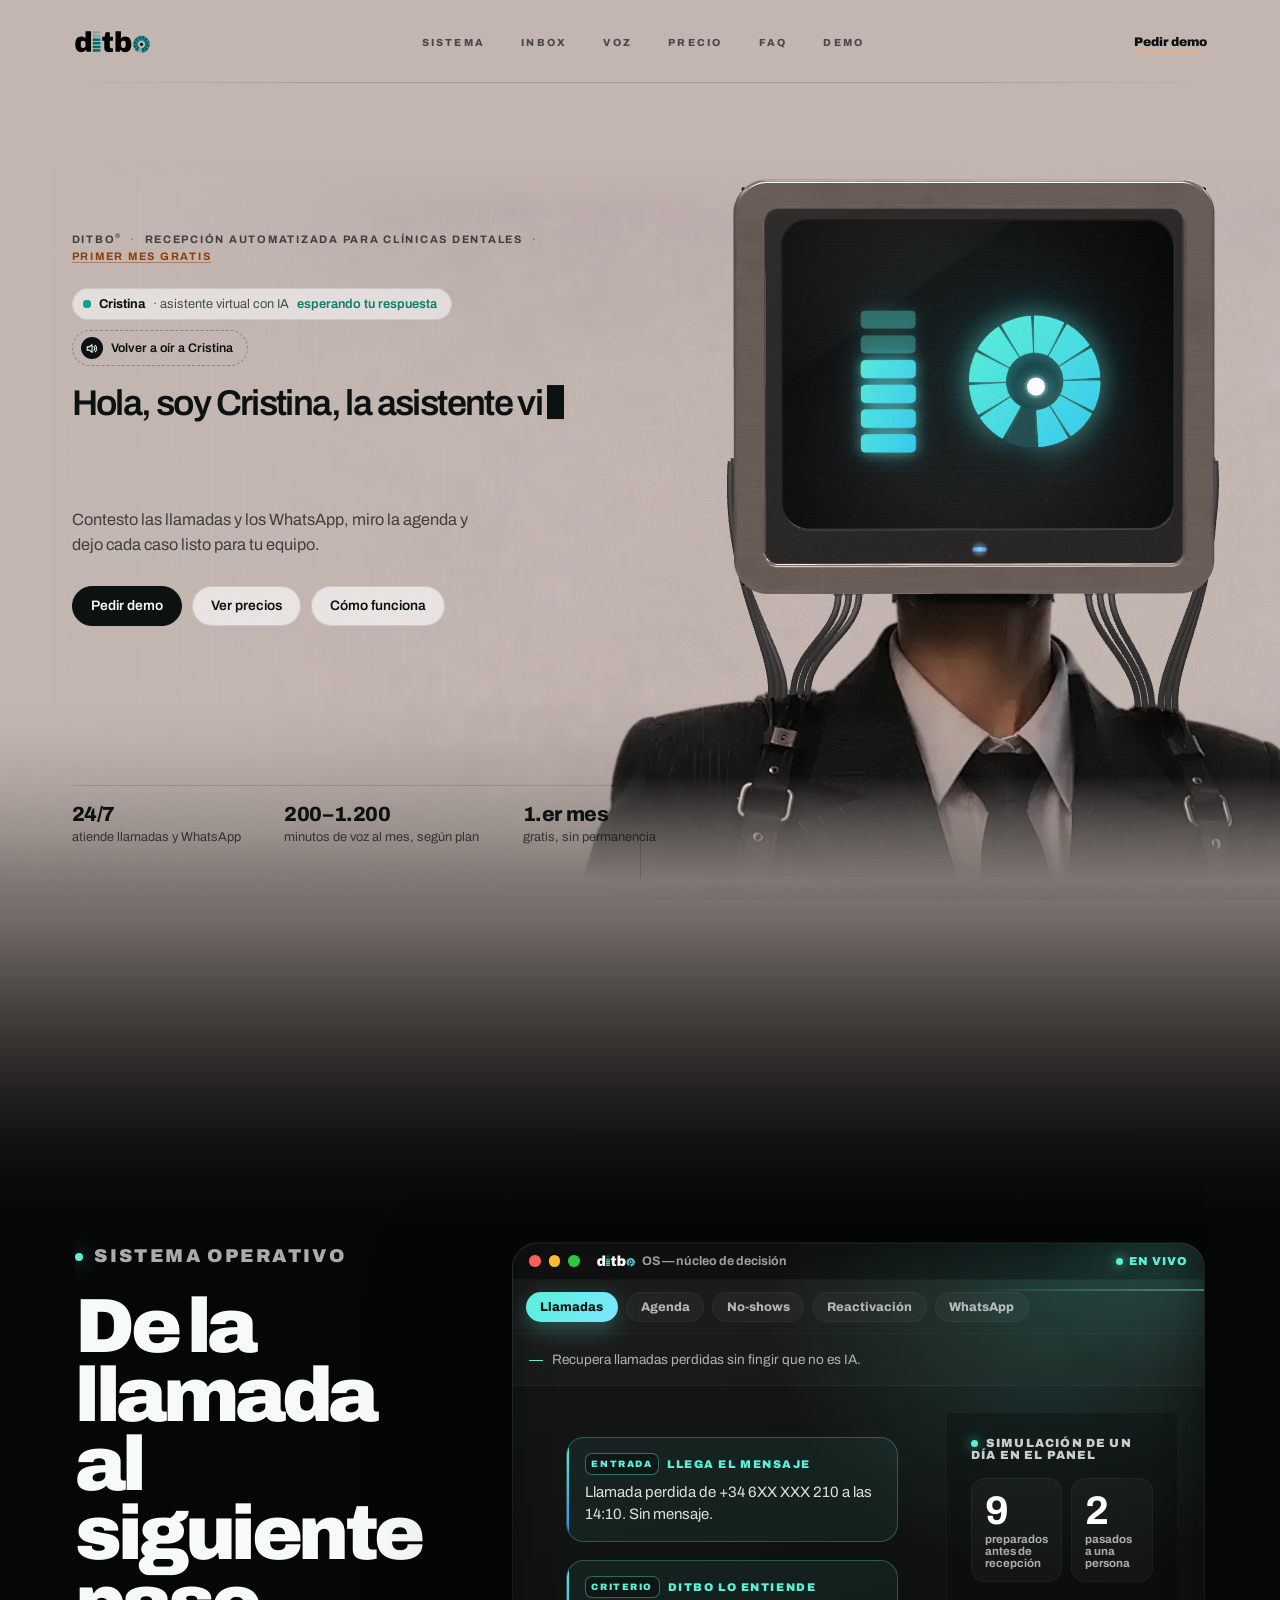
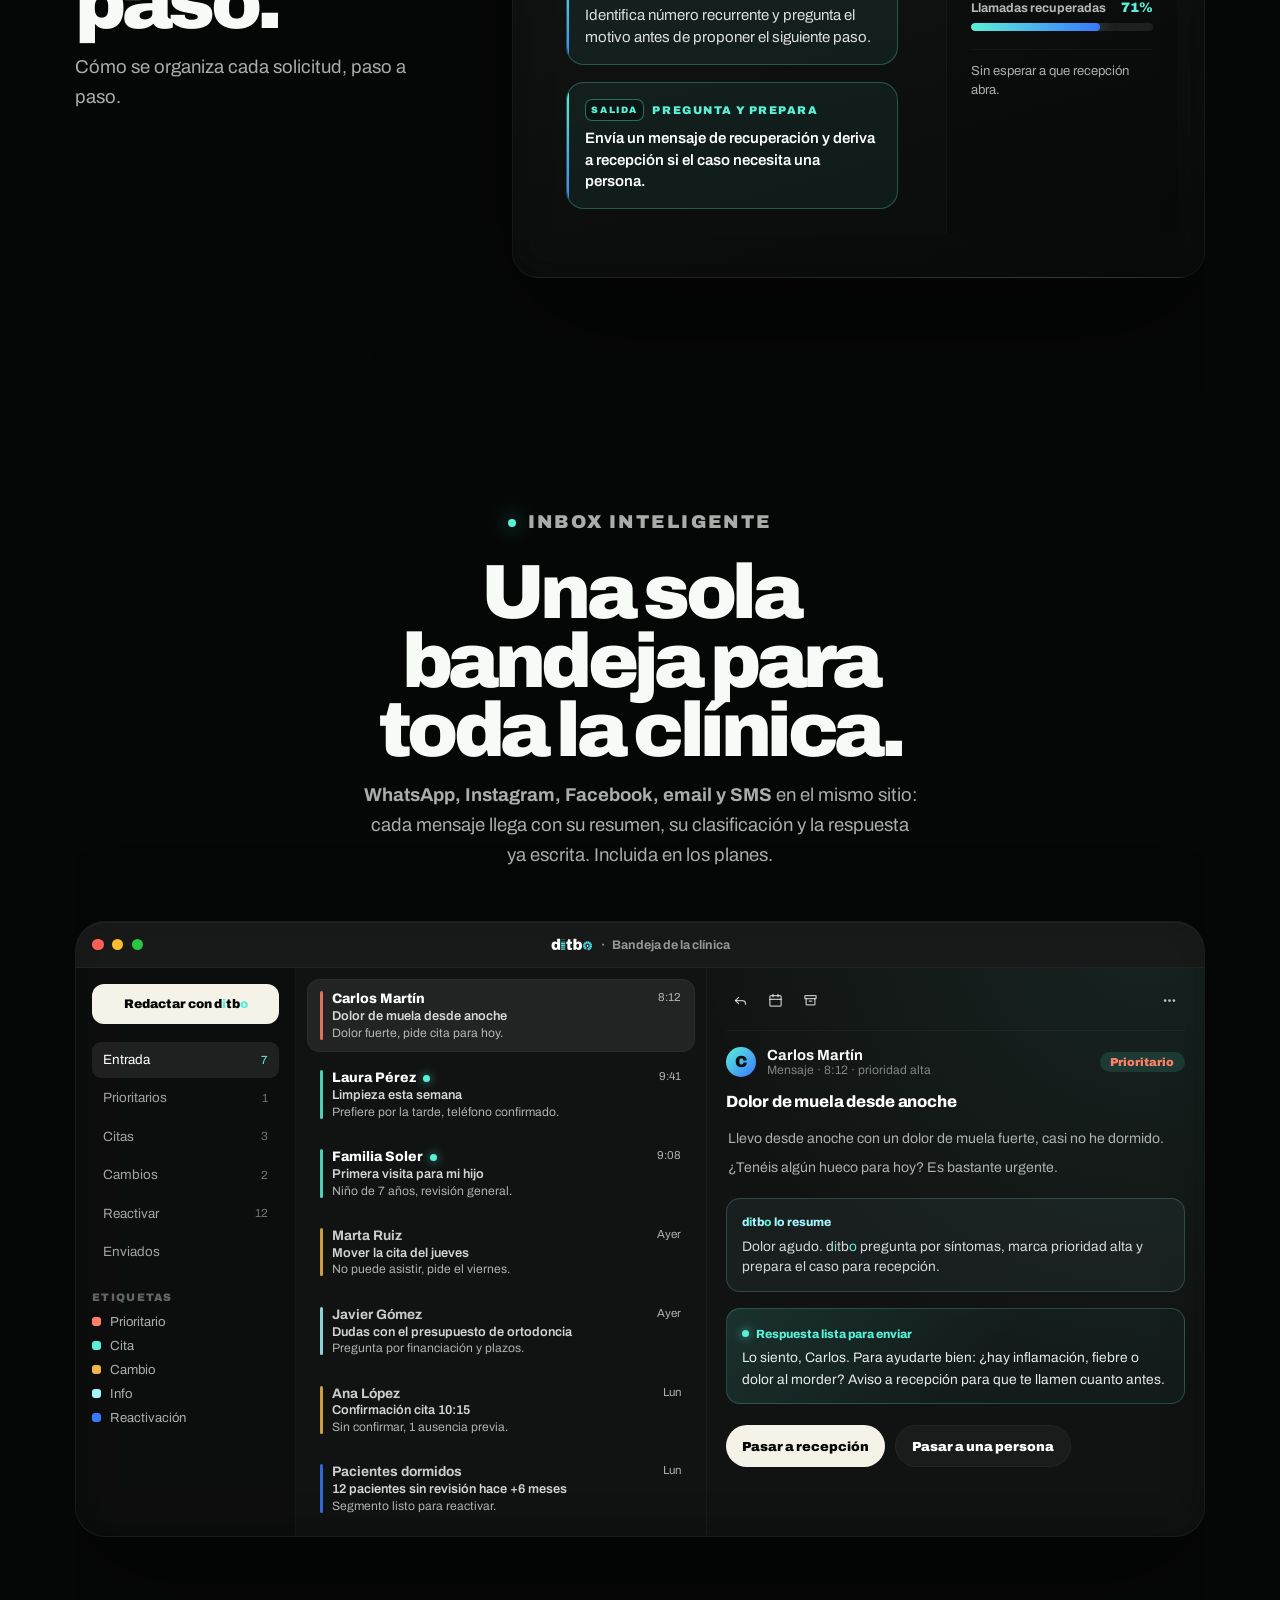
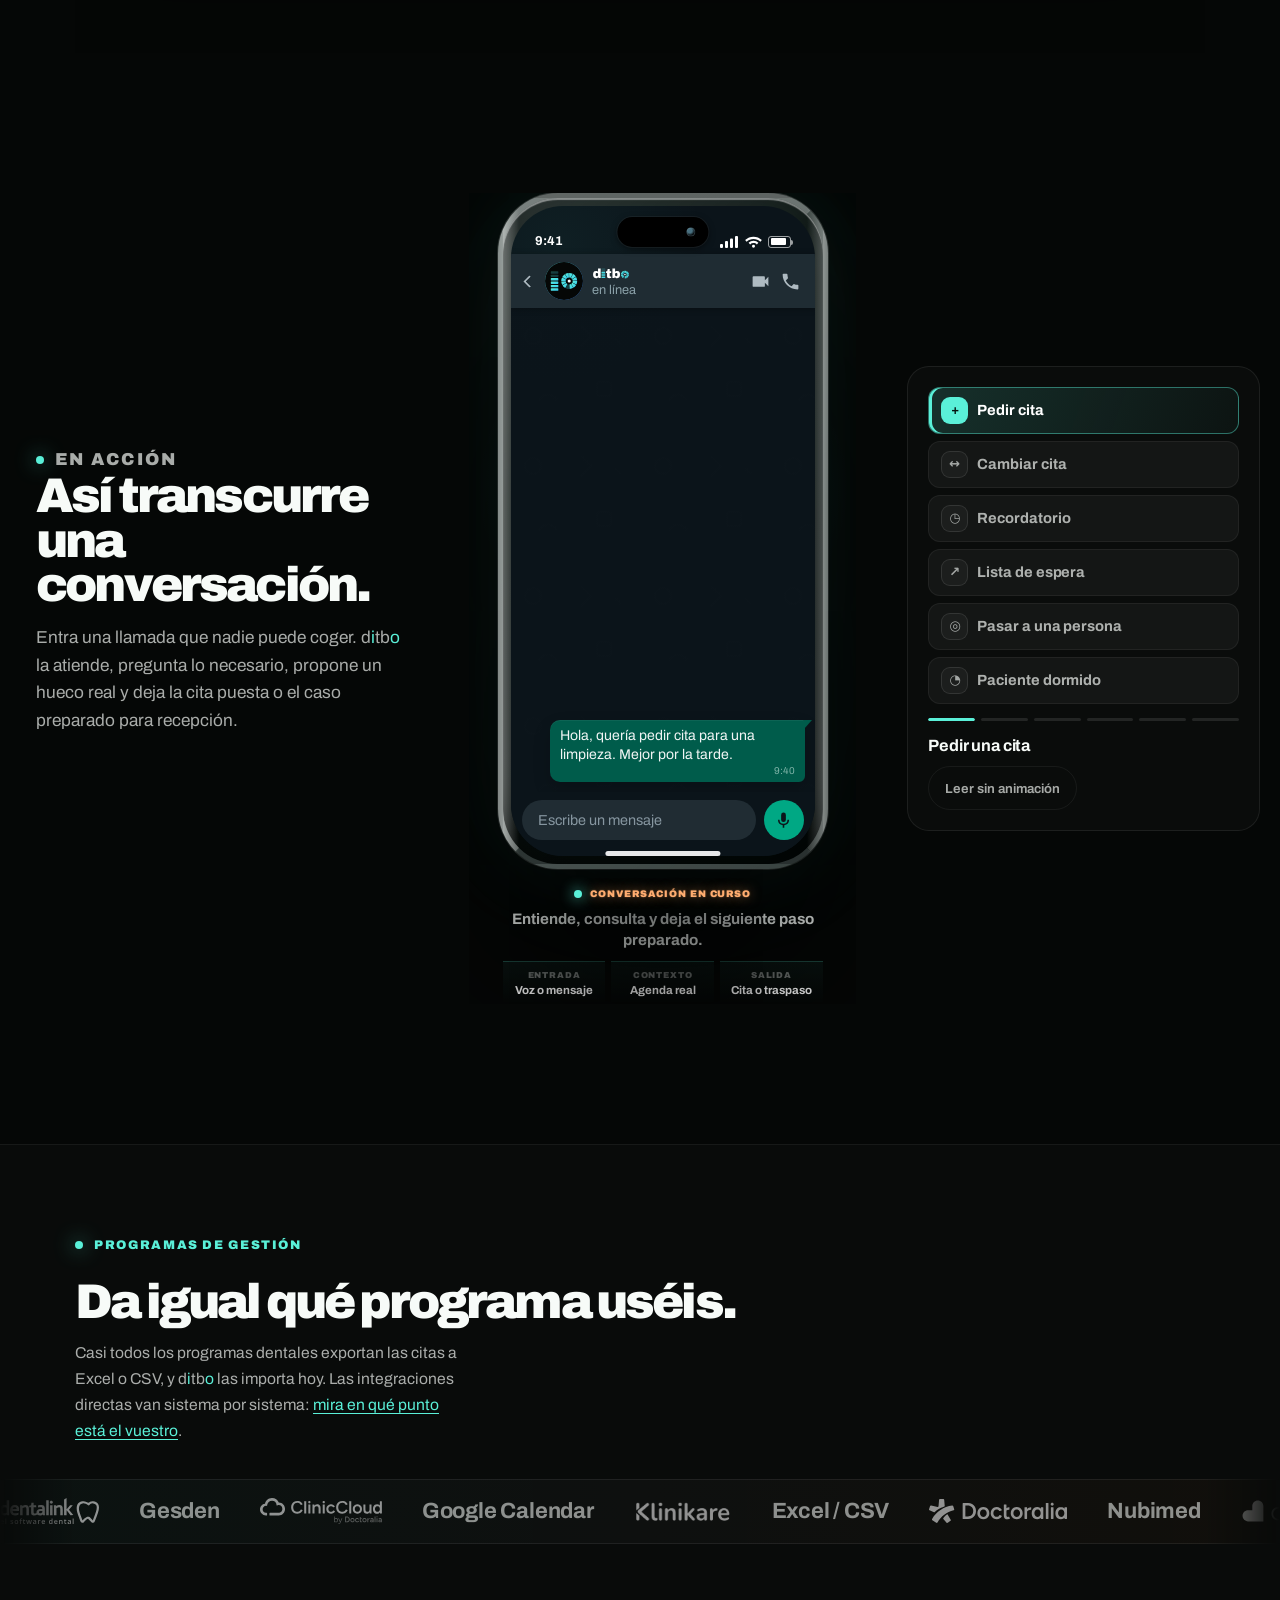
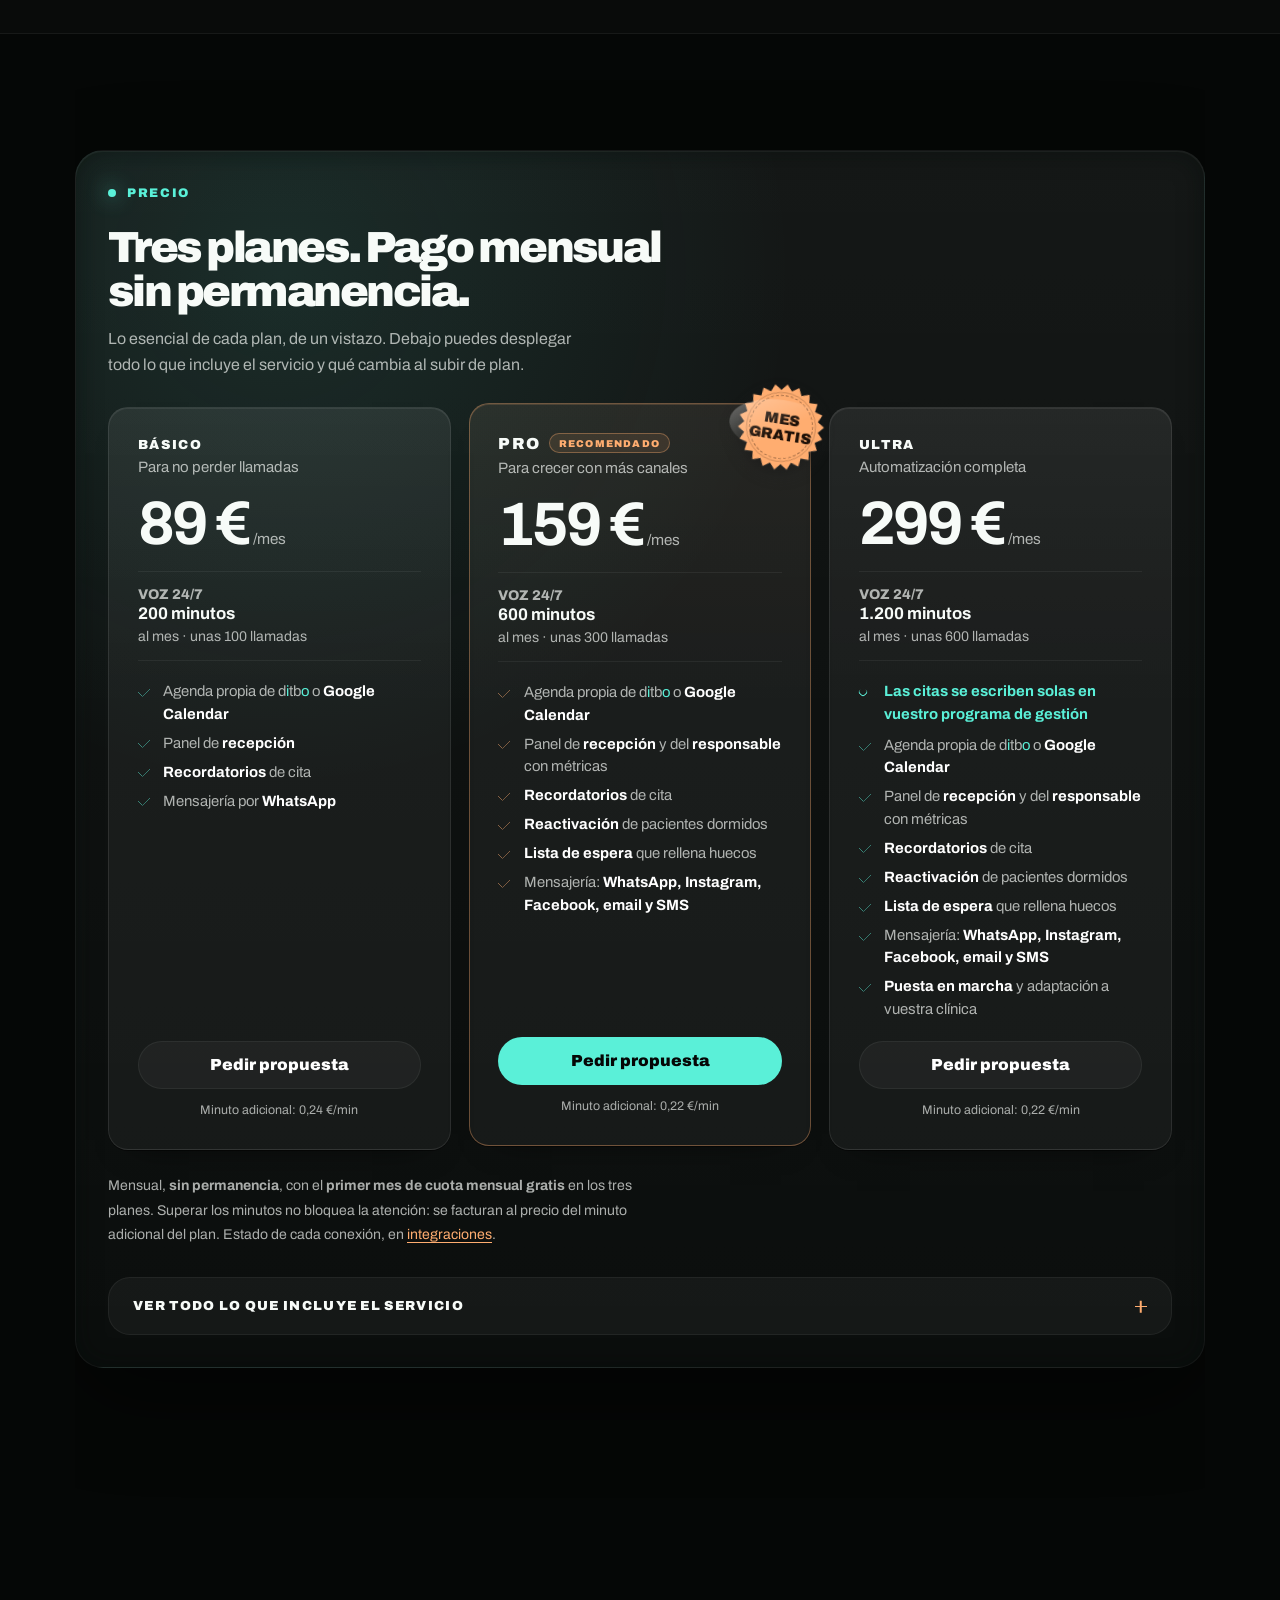
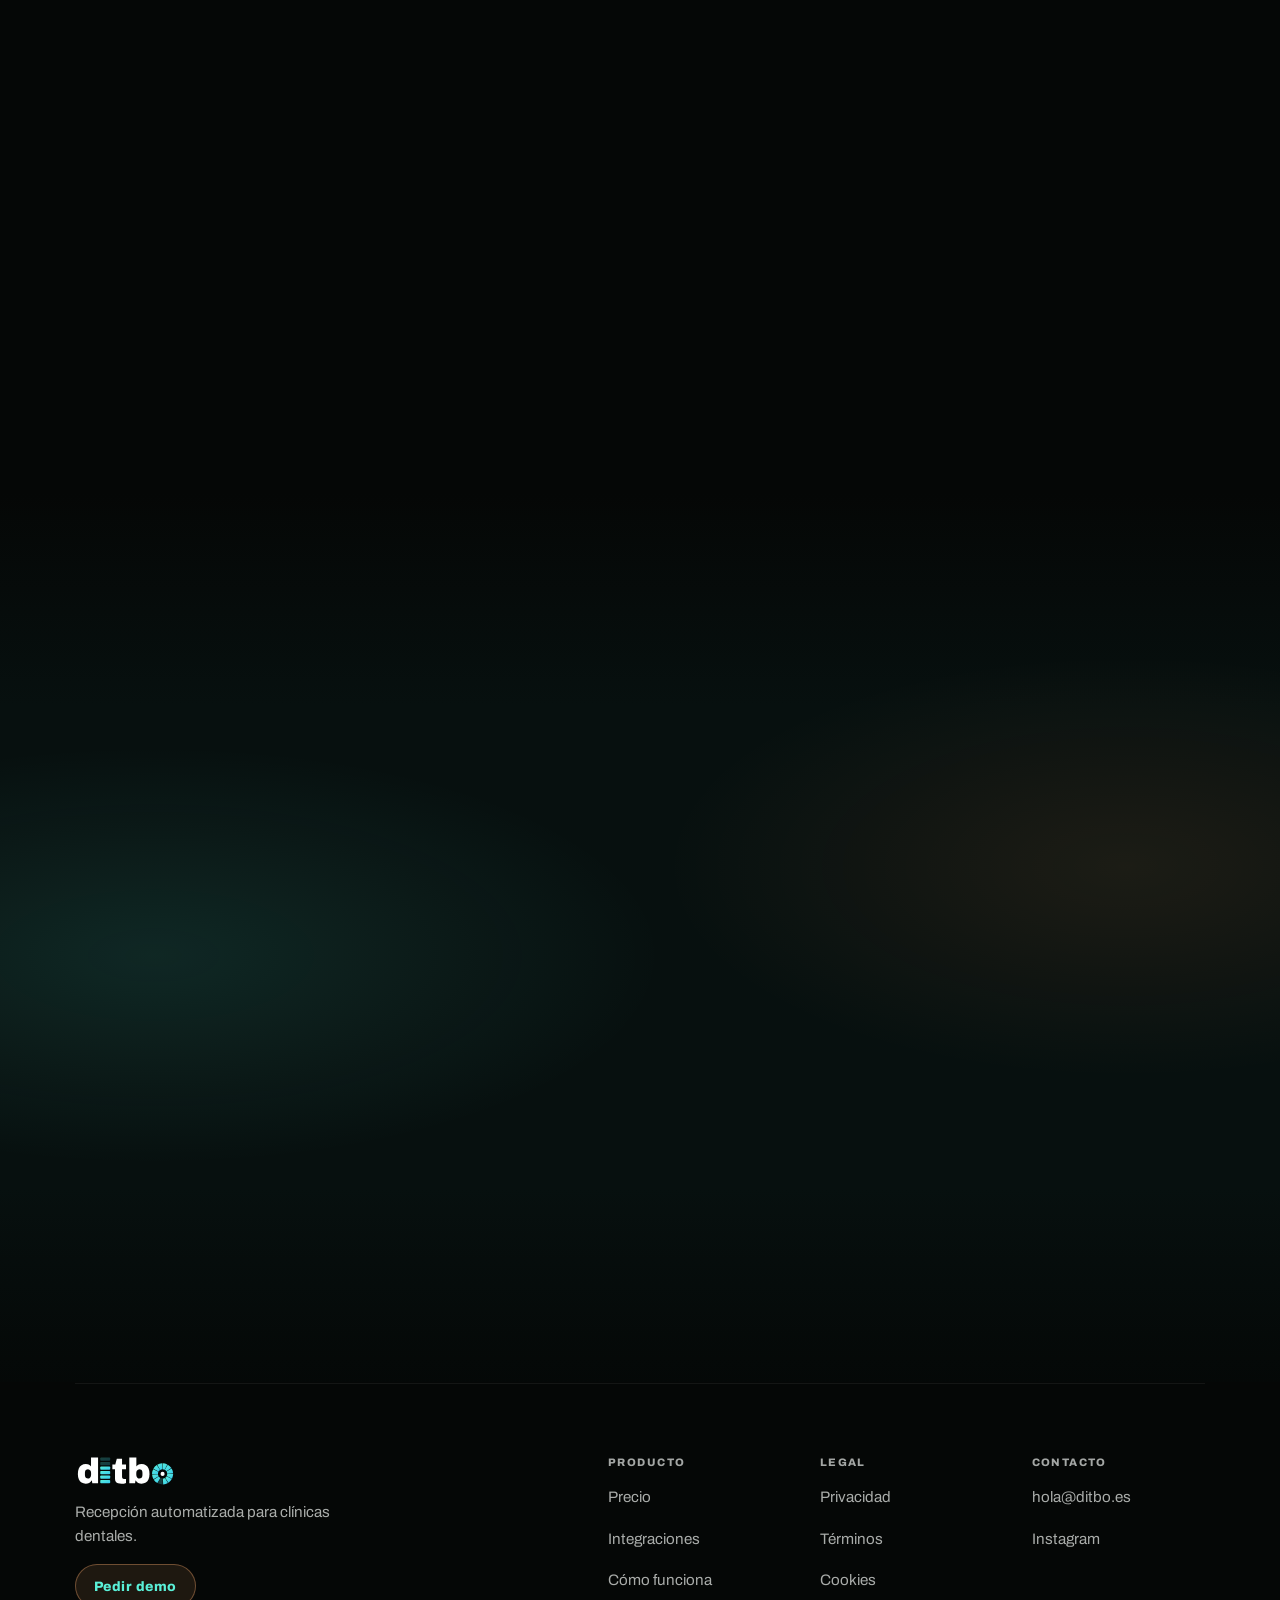
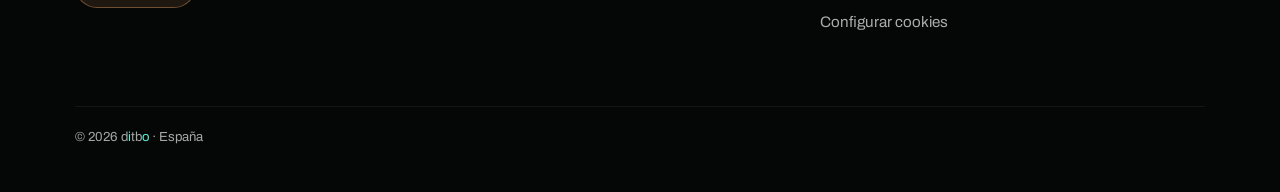
<file: index.html>
<!DOCTYPE html>
<html lang="es">
<head>
  <meta charset="UTF-8">
  <meta name="viewport" content="width=device-width, initial-scale=1.0, viewport-fit=cover">
  <link rel="preload" href="features/landing/media/hero/cristina.webp" as="image" fetchpriority="high">
  <link rel="preload" href="fonts/archivo-normal-latin.woff2" as="font" type="font/woff2" crossorigin>
  <!-- Cristina 3D: se descarga durante la pantalla de carga -->
  <link rel="modulepreload" href="/features/landing/cristina3d.js?v=24">
  <link rel="modulepreload" href="/features/landing/vendor/three.module.min.js">
  <link rel="modulepreload" href="/features/landing/vendor/RoomEnvironment.js">
  <link rel="preload" href="/features/landing/media/hero/cristina-cuerpo3d@2x.webp?v=2" as="image">
  <link rel="preload" href="/features/landing/media/hero/cristina-pared.webp?v=1" as="image">
  <link rel="preload" href="/features/landing/media/hero/cristina-prof.png?v=1" as="image">
  <link rel="preload" href="features/landing/landing.js?v=20261126-pixel" as="script" fetchpriority="low">
  <title>Recepcionista con IA para clínicas dentales | ditbo</title>
  <meta name="description" content="ditbo es la recepcionista con IA para clínicas dentales: atiende llamadas 24/7, gestiona la agenda y WhatsApp y pasa a tu equipo lo que lo necesita. 1.er mes gratis.">
  <meta name="theme-color" content="#050706">
  <link rel="canonical" href="https://ditbo.es/">
  <meta name="robots" content="index, follow, max-image-preview:large">
  <meta property="og:title" content="Recepcionista con IA para clínicas dentales | ditbo">
  <meta property="og:description" content="Atiende llamadas, gestiona WhatsApp e inbox, coordina la agenda y prepara cada caso para el equipo de la clínica.">
  <meta property="og:type" content="website">
  <meta property="og:url" content="https://ditbo.es/">
  <meta property="og:site_name" content="ditbo">
  <meta property="og:locale" content="es_ES">
  <meta property="og:image" content="https://ditbo.es/assets/brand/ditbo-social-card.png">
  <meta property="og:image:width" content="1200">
  <meta property="og:image:height" content="630">
  <meta property="og:image:type" content="image/png">
  <meta property="og:image:alt" content="ditbo, recepción automatizada para clínicas dentales">
  <meta name="twitter:card" content="summary_large_image">
  <meta name="twitter:title" content="Recepcionista con IA para clínicas dentales | ditbo">
  <meta name="twitter:description" content="Atiende llamadas, gestiona WhatsApp e inbox, coordina la agenda y prepara cada caso para el equipo de la clínica.">
  <meta name="twitter:image" content="https://ditbo.es/assets/brand/ditbo-social-card.png">
  <meta name="twitter:image:alt" content="ditbo, recepción automatizada para clínicas dentales">
  <link rel="icon" href="/favicon.ico" sizes="any">
  <link rel="icon" type="image/png" sizes="48x48" href="/assets/brand/favicon-48.png">
  <link rel="icon" type="image/png" sizes="96x96" href="/assets/brand/favicon-96.png">
  <link rel="icon" type="image/png" sizes="144x144" href="/assets/brand/favicon-144.png">
  <link rel="icon" type="image/png" sizes="192x192" href="/assets/brand/icon-192.png">
  <link rel="icon" type="image/svg+xml" href="/brand/icono/icono-ditbo.svg">
  <link rel="apple-touch-icon" sizes="180x180" href="/assets/brand/apple-touch-icon.png">
  <link rel="manifest" href="site.webmanifest">
  <script>window.ditboCss=function(){if(++window.ditboCss.n>=3)document.documentElement.classList.add('css-ready')};window.ditboCss.n=0;</script>
  <link id="landing-styles" rel="preload" as="style" href="features/landing/landing.css?v=20261117-marca" onload="if(this.rel==='stylesheet'){this.onload=null;ditboCss()}else{this.rel='stylesheet'}" onerror="this.onerror=null;ditboCss()">
  <!-- Datos estructurados (SEO/GEO): ayudan a Google y a los motores de IA a
       entender qué es ditbo, su web y sus preguntas frecuentes. Texto extraído
       del propio contenido de la página; no se inventan datos. -->
  <script type="application/ld+json">{
  "@context": "https://schema.org",
  "@graph": [
    {
      "@type": "Organization",
      "@id": "https://ditbo.es/#organization",
      "name": "ditbo",
      "alternateName": "AItomat",
      "url": "https://ditbo.es/",
      "email": "hola@ditbo.es",
      "sameAs": [
        "https://www.instagram.com/ditbo.es/"
      ],
      "logo": {
        "@type": "ImageObject",
        "url": "https://ditbo.es/assets/brand/google-logo.png",
        "width": 512,
        "height": 512
      },
      "image": "https://ditbo.es/assets/brand/ditbo-social-card.png",
      "description": "Recepción automatizada para clínicas dentales: atiende llamadas, gestiona la agenda, prepara los casos que necesitan a recepción, con salida a recepción cuando hace falta.",
      "areaServed": {
        "@type": "Country",
        "name": "España"
      },
      "knowsLanguage": "es-ES"
    },
    {
      "@type": "WebPage",
      "@id": "https://ditbo.es/#webpage",
      "url": "https://ditbo.es/",
      "name": "Recepcionista con IA para clínicas dentales | ditbo",
      "inLanguage": "es-ES",
      "isPartOf": {
        "@id": "https://ditbo.es/#website"
      },
      "about": {
        "@id": "https://ditbo.es/#organization"
      },
      "primaryImageOfPage": {
        "@type": "ImageObject",
        "url": "https://ditbo.es/assets/brand/ditbo-social-card.png",
        "width": 1200,
        "height": 630
      },
      "image": "https://ditbo.es/assets/brand/ditbo-social-card.png"
    },
    {
      "@type": "WebSite",
      "@id": "https://ditbo.es/#website",
      "url": "https://ditbo.es/",
      "name": "ditbo",
      "alternateName": "ditbo, recepcionista con IA para clínicas dentales",
      "inLanguage": "es-ES",
      "publisher": {
        "@id": "https://ditbo.es/#organization"
      }
    },
    {
      "@type": "Service",
      "name": "Recepción automatizada para clínicas dentales",
      "serviceType": "Automatización de recepción para clínicas dentales",
      "provider": {
        "@id": "https://ditbo.es/#organization"
      },
      "audience": {
        "@type": "BusinessAudience",
        "audienceType": "Clínicas dentales"
      },
      "areaServed": [
        {
          "@type": "Country",
          "name": "España"
        },
        {
          "@type": "AdministrativeArea",
          "name": "Galicia"
        }
      ],
      "description": "Recepción automatizada para clínicas dentales: atiende llamadas con IA, centraliza WhatsApp, Instagram, Facebook, email y SMS en una sola bandeja, gestiona la agenda, envía recordatorios, mantiene lista de espera, reactiva pacientes dormidos y lo muestra en un panel con métricas, derivando a recepción los casos que lo requieren.",
      "offers": [
        { "@type": "Offer", "name": "BÁSICO", "url": "https://ditbo.es/#precio", "priceCurrency": "EUR", "price": "89", "priceSpecification": { "@type": "UnitPriceSpecification", "price": "89", "priceCurrency": "EUR", "unitText": "mes" } },
        { "@type": "Offer", "name": "PRO", "url": "https://ditbo.es/#precio", "priceCurrency": "EUR", "price": "159", "priceSpecification": { "@type": "UnitPriceSpecification", "price": "159", "priceCurrency": "EUR", "unitText": "mes" } },
        { "@type": "Offer", "name": "ULTRA", "url": "https://ditbo.es/#precio", "priceCurrency": "EUR", "price": "299", "priceSpecification": { "@type": "UnitPriceSpecification", "price": "299", "priceCurrency": "EUR", "unitText": "mes" } }
      ]
    },
    {
      "@type": "FAQPage",
      "@id": "https://ditbo.es/#faq",
      "mainEntity": [
        {
          "@type": "Question",
          "name": "¿Es solo un contestador de llamadas?",
          "acceptedAnswer": {
            "@type": "Answer",
            "text": "No. La voz es la puerta de entrada, pero el servicio cubre también la bandeja única de mensajes (WhatsApp, Instagram, Facebook, email y SMS), la agenda, los recordatorios y confirmaciones, la lista de espera, la reactivación de pacientes dormidos y el panel de recepción y del responsable. Está todo detallado en el apartado de precio, y el estado técnico de cada conexión, en la página de integraciones."
          }
        },
        {
          "@type": "Question",
          "name": "¿Y si el paciente quiere hablar con una persona?",
          "acceptedAnswer": {
            "@type": "Answer",
            "text": "Se identifica como IA y se deriva a recepción si el paciente lo pide o si hay dudas. ditbo no fuerza el cierre: pregunta, prepara el contexto y pasa el caso cuando el paciente lo pide o cuando el motivo lo requiere."
          }
        },
        {
          "@type": "Question",
          "name": "¿Qué pasa con los datos de pacientes?",
          "acceptedAnswer": {
            "@type": "Answer",
            "text": "Los datos de salud requieren especial cuidado. Antes de conectar canales reales se firma contrato de encargado de tratamiento y se define qué datos se tratan, dónde y con qué medidas."
          }
        },
        {
          "@type": "Question",
          "name": "¿Tengo que cambiar mi software de agenda?",
          "acceptedAnswer": {
            "@type": "Answer",
            "text": "No como punto de partida. Se revisa vuestra agenda actual y se conecta lo viable. Para pilotos, Google Calendar está contemplado; otras agendas se valoran caso a caso. Las conexiones incluidas se preparan durante la puesta en marcha. El estado técnico de cada sistema está en la página de integraciones."
          }
        },
        {
          "@type": "Question",
          "name": "¿Qué pasa si me paso de los minutos incluidos?",
          "acceptedAnswer": {
            "@type": "Answer",
            "text": "Superar los minutos incluidos no bloquea la atención. Los minutos adicionales tienen una tarifa de 0,24 €/min en BÁSICO y 0,22 €/min en PRO y ULTRA."
          }
        },
        {
          "@type": "Question",
          "name": "¿Hay permanencia?",
          "acceptedAnswer": {
            "@type": "Answer",
            "text": "No. La propuesta base es mensual y sin permanencia. Si una integración requiere trabajo específico, se explica antes de activarla."
          }
        }
      ]
    }
  ]
}</script>
  <link id="font-styles" rel="preload" as="style" href="css/fonts.css?v=20260928-mobile-proportions" onload="if(this.rel==='stylesheet'){this.onload=null;ditboCss()}else{this.rel='stylesheet'}" onerror="this.onerror=null;ditboCss()">
  <link id="refresh-styles" rel="preload" as="style" href="css/refresh.css?v=20261117-naranja" onload="if(this.rel==='stylesheet'){this.onload=null;ditboCss()}else{this.rel='stylesheet'}" onerror="this.onerror=null;ditboCss()">
  <noscript><style>.smart-preloader{display:none!important}html:not(.css-ready) body>*{visibility:visible!important;animation:none!important}</style><link rel="stylesheet" href="features/landing/landing.css?v=20261117-marca"><link rel="stylesheet" href="css/fonts.css?v=20260928-mobile-proportions"><link rel="stylesheet" href="css/refresh.css?v=20261117-naranja"></noscript>
  <script>document.documentElement.classList.add('preloader-active');</script>
  <style>
    /* Intro de marca. Cada pieza es el trazado real de brand/logo/logo-ditbo.svg
       (mismo path, mismo degradado, mismo viewBox) en su propia capa HTML: solo
       se animan transform y opacity, que corren en el compositor aunque el hilo
       principal esté ocupado. Arranca con el primer pintado, sin esperar a JS.
       Los 11 segmentos de la «o» se encienden en barrido continuo por CSS
       (0,35–2,25 s): así no se paran aunque el hilo principal esté cargando el
       robot 3D. Con el dial completo, el punto blanco entra sin rebote
       (2,25–2,7 s) y el logo entero se sostiene antes de volar al nav.
       Al salir, el logo (las mismas capas: sin relevo a <img>) vuela hasta el del
       nav mientras el fondo se desvanece. Generado por scripts/marca/intro_index.py. */
    .smart-preloader{position:fixed;inset:0;z-index:10000;display:grid;place-items:center;overflow:hidden}
    .smart-preloader::after{content:"";position:absolute;inset:0;z-index:-2;background:#050706;transition:opacity .7s cubic-bezier(.33,0,.2,1) .08s}
    .smart-preloader::before{content:"";position:absolute;z-index:-1;width:min(86vw,780px);aspect-ratio:1;border-radius:50%;background:radial-gradient(circle,rgba(90,240,216,.06),rgba(90,240,216,.02) 42%,rgba(90,240,216,0) 70%);transition:opacity .45s ease}
    .preloader-mark{--u:1ms;--mw:clamp(270px,56vw,620px);position:relative;z-index:1;transform-origin:50% 50%;width:var(--mw);aspect-ratio:2851.4/844.98;animation:plIn .32s cubic-bezier(.2,.8,.2,1) both}
    .pl-defs{position:absolute;width:0;height:0;overflow:hidden}
    .pl-group{position:absolute;inset:0;display:block;pointer-events:none}
    .pl-part{position:absolute;display:block}
    .pl-part svg{display:block;width:100%;height:100%;overflow:visible}
    .pl-svg{position:absolute;inset:0;display:block;width:100%;height:100%;overflow:visible}
    .pl-dot-glow{border-radius:50%;background:radial-gradient(circle,rgba(255,255,255,.34),rgba(255,255,255,.1) 38%,rgba(255,255,255,0) 70%);animation:plDotGlow 3.0s linear both}
    .pl-layer{inset:0}
    .pl-dot-wrap{animation:plDotSize 3.0s linear both}
    .pl-dot-ring{position:absolute;inset:0;border-radius:50%;background:#050706;animation:plDotStroke 3.0s linear both}
    .pl-dot-core{position:absolute;border-radius:50%;background:#fff}
    .pl-ray-gap{opacity:.26}
    .pl-ray{opacity:.12;animation:plRay 0.3s cubic-bezier(.16,1,.3,1) both;animation-delay:calc(0.35s + var(--i) * 0.16s)}
    .pl-ray-0{--i:0}
    .pl-ray-1{--i:1}
    .pl-ray-2{--i:2}
    .pl-ray-3{--i:3}
    .pl-ray-4{--i:4}
    .pl-ray-5{--i:5}
    .pl-ray-6{--i:6}
    .pl-ray-7{--i:7}
    .pl-ray-8{--i:8}
    .pl-ray-9{--i:9}
    .pl-ray-10{--i:10}
    /* La «i» también carga: sus 6 barras suben y bajan como un medidor de
       nivel mientras se enciende la «o», y se quedan como en el logo (4 de 6). */
    .pl-bar{opacity:1}.pl-bar-5,.pl-bar-6{opacity:.26}
    .pl-bar-1{animation:plBar1 3s step-end both}@keyframes plBar1{0%{opacity:0.26}10%{opacity:1}20%{opacity:1}30%{opacity:1}40%{opacity:1}50%{opacity:1}60%{opacity:1}70%{opacity:1}78%{opacity:1}100%{opacity:1}}
    .pl-bar-2{animation:plBar2 3s step-end both}@keyframes plBar2{0%{opacity:0.26}10%{opacity:0.26}20%{opacity:1}30%{opacity:1}40%{opacity:1}50%{opacity:1}60%{opacity:1}70%{opacity:1}78%{opacity:1}100%{opacity:1}}
    .pl-bar-3{animation:plBar3 3s step-end both}@keyframes plBar3{0%{opacity:0.26}10%{opacity:0.26}20%{opacity:1}30%{opacity:1}40%{opacity:1}50%{opacity:1}60%{opacity:1}70%{opacity:1}78%{opacity:1}100%{opacity:1}}
    .pl-bar-4{animation:plBar4 3s step-end both}@keyframes plBar4{0%{opacity:0.26}10%{opacity:0.26}20%{opacity:0.26}30%{opacity:1}40%{opacity:0.26}50%{opacity:1}60%{opacity:1}70%{opacity:1}78%{opacity:1}100%{opacity:1}}
    .pl-bar-5{animation:plBar5 3s step-end both}@keyframes plBar5{0%{opacity:0.26}10%{opacity:0.26}20%{opacity:0.26}30%{opacity:1}40%{opacity:0.26}50%{opacity:1}60%{opacity:0.26}70%{opacity:1}78%{opacity:0.26}100%{opacity:0.26}}
    .pl-bar-6{animation:plBar6 3s step-end both}@keyframes plBar6{0%{opacity:0.26}10%{opacity:0.26}20%{opacity:0.26}30%{opacity:0.26}40%{opacity:0.26}50%{opacity:1}60%{opacity:0.26}70%{opacity:0.26}78%{opacity:0.26}100%{opacity:0.26}}
    @media(prefers-reduced-motion:reduce){.smart-preloader .pl-bar{animation:none!important}}
    .pl-g-word{animation:plJoin-word 3.0s linear both}
    .pl-g-o{animation:plJoin-o 3.0s linear both}
    /* Salida: el fondo se desvanece y el logo vuela a su sitio en el nav (--fx/--fy/--fs los calcula preloader.js). */
    .smart-preloader.is-leaving{pointer-events:none}
    .smart-preloader.is-leaving::after,.smart-preloader.is-leaving::before{opacity:0}
    .smart-preloader.is-leaving .preloader-mark{transform:translate3d(var(--fx,0),var(--fy,-6px),0) scale(var(--fs,1));opacity:var(--fo,0);transition:transform .8s cubic-bezier(.65,0,.25,1),opacity .5s ease}
    .preloader-flying .site-nav .brand-wordmark{opacity:0}
    .preloader-active body{overflow:hidden}
    /* Mientras la intro está delante, la home no gasta: sus animaciones CSS esperan. */
    .preloader-active body>:not(.smart-preloader),.preloader-active body>:not(.smart-preloader) *{animation-play-state:paused!important}
    @keyframes plIn{from{opacity:0}to{opacity:1}}
    @keyframes plJoin-word{0%,30%{transform:translate3d(calc(var(--mw) * 0.00000),0,0);animation-timing-function:cubic-bezier(.65,0,.35,1)}70%,100%{transform:none}}
    @keyframes plJoin-o{0%,30%{transform:translate3d(calc(var(--mw) * 0.03000),0,0);animation-timing-function:cubic-bezier(.65,0,.35,1)}70%,100%{transform:none}}
    @keyframes plRay{from{opacity:.12}to{opacity:1}}
    @keyframes plDotSize{0%,75.0%{opacity:0;transform:scale(.35);animation-timing-function:cubic-bezier(.16,1,.3,1)}90.0%,100%{opacity:1;transform:none}}
    @keyframes plDotStroke{0%,90.0%{opacity:1}100%{opacity:0}}
    @keyframes plDotGlow{0%,75.0%{opacity:0;transform:scale(.6)}82.5%{opacity:1;transform:none}100%{opacity:0;transform:scale(.85)}}
    @media(max-width:480px){.preloader-mark{--mw:min(84vw,400px)}}
    @media(prefers-reduced-motion:reduce){
      /* Misma narrativa sin desplazamientos: el punto de la «i» aparece en la «o». */
      .smart-preloader .preloader-mark{animation:plRmFade calc(var(--u)*900) ease both!important}
      .smart-preloader .pl-ray{animation:none!important;opacity:1}
      .smart-preloader.is-leaving .preloader-mark{transform:none;opacity:0}
      .smart-preloader .pl-dot-wrap,.smart-preloader .pl-dot-ring,.smart-preloader .pl-dot-glow{animation:none!important}
      @keyframes plRmFade{0%,40%{opacity:1}50%,56%{opacity:0}82%,100%{opacity:1}}
      .smart-preloader .pl-g-word{animation:plRm-word calc(var(--u)*900) linear both!important}@keyframes plRm-word{0%,52%{transform:translate3d(calc(var(--mw) * 0.00000),0,0)}52.1%,100%{transform:none}}
      .smart-preloader .pl-g-o{animation:plRm-o calc(var(--u)*900) linear both!important}@keyframes plRm-o{0%,52%{transform:translate3d(calc(var(--mw) * 0.03000),0,0)}52.1%,100%{transform:none}}
    }
  </style>
  <style id="hero-critical">
    /* Sin CLS por hojas tardías: hasta que llegan (o fallan) las 3 hojas, el
       contenido existe pero no se pinta; la intro lo tapa de todos modos. Red
       de seguridad: si nada marca .css-ready, a los 6 s se muestra igual. */
    html:not(.css-ready) body>:not(.smart-preloader){visibility:hidden;animation:cssReadyFailsafe 0s 6s forwards}
    @keyframes cssReadyFailsafe{to{visibility:visible}}
    /* ═══════════════════════════════════════════════════════════════════════
       PORTADA v3 · FONDO > GIRO > TEXTO.
       El fondo ES la escena: un campo de barras de nivel (la «i» de ditbo)
       hasta el horizonte; dentro, en el horizonte, el dial de la «o» gira y
       emite ondas de luz que cruzan el campo y el aire. Render propio en bucle
       de 12 s sin costura (scripts/hero_campo), servido como vídeo a pantalla
       completa. Regla de rendimiento (medida): la capa de vídeo NUNCA se
       transforma (ni parallax ni escala) y todo lo que va encima es estático;
       el movimiento vive dentro del render.
       ═══════════════════════════════════════════════════════════════════════ */
    #inicio.hero.ix{--ix-e:cubic-bezier(.2,.8,.2,1);--pad:clamp(24px,5.6vw,96px);position:relative;display:block;width:100%;max-width:none;height:max(100svh,600px);min-height:0;margin:0;padding:0;overflow:hidden;isolation:isolate;text-align:left;background:#040a0d}
    #inicio.ix::after{display:none}
    .ix-stage{position:absolute;inset:0;z-index:0;pointer-events:none}
    .ix-poster,.ix-poster img,.ix-video{position:absolute;inset:0;display:block;width:100%;height:100%;object-fit:cover;object-position:58% 50%}
    /* Escena alejada: el vídeo ocupa un encuadre centrado del --ix-z del hero y
       sus bordes se funden con el fondo. Se reduce su caja, no se escala: la
       capa de vídeo sigue sin transform (ver regla de rendimiento arriba).
       hero.js coloca el punto de la «o» midiendo este encuadre. */
    #inicio.hero.ix{--ix-z:.8}
    .ix-poster,.ix-video{left:calc((1 - var(--ix-z)) * 50%);top:calc((1 - var(--ix-z)) * 50%);width:calc(var(--ix-z) * 100%);height:calc(var(--ix-z) * 100%)}
    /* El fundido va por debajo de .ix-shade (z-index 1, posterior en el DOM): así el
       sombreado de la portada cae igual dentro y fuera del encuadre. */
    .ix-shade{z-index:1}
    .ix-stage::before{content:"";position:absolute;z-index:1;pointer-events:none;left:calc((1 - var(--ix-z)) * 50% - 1px);top:calc((1 - var(--ix-z)) * 50% - 1px);width:calc(var(--ix-z) * 100% + 2px);height:calc(var(--ix-z) * 100% + 2px);box-shadow:inset 0 0 8vw 8vw #040a0d}
    .ix-video{opacity:0;transition:opacity 1s ease}
    .ix-video.is-on{opacity:1}
    /* El punto blanco de la «o» no está en el vídeo: lo pinta la web encima, en el
       centro exacto del dial (hero.js calcula dónde cae con object-fit), y se
       desplaza dentro del buje hacia el puntero. Es un elemento pequeño que solo
       mueve transform: no toca la capa de vídeo. */
    .ix-eye{position:absolute;left:var(--ex,57%);top:var(--ey,38%);width:0;height:0;z-index:1;opacity:0;transition:opacity .8s ease}
    .ix-eye.is-ready{opacity:1}
    .ix-eye i{position:absolute;left:0;top:0;width:calc(var(--er,20px)*2);height:calc(var(--er,20px)*2);margin:calc(var(--er,20px)*-1) 0 0 calc(var(--er,20px)*-1);border-radius:50%;background:radial-gradient(circle,#fff 0 58%,rgba(235,255,250,.9) 70%,rgba(160,250,235,0) 100%);box-shadow:0 0 calc(var(--er,20px)*1.2) rgba(255,255,255,.55),0 0 calc(var(--er,20px)*3.4) rgba(90,240,216,.4);transform:translate3d(var(--dx,0px),var(--dy,0px),0);transition:transform 1.1s cubic-bezier(.2,.8,.2,1)}
    .ix-eye i::before{content:"";position:absolute;left:50%;top:50%;width:calc(var(--er,20px)*14);height:calc(var(--er,20px)*14);margin:calc(var(--er,20px)*-7) 0 0 calc(var(--er,20px)*-7);border-radius:50%;background:radial-gradient(circle,rgba(200,255,245,.16),rgba(90,240,216,.06) 35%,rgba(90,240,216,0) 65%);pointer-events:none}
    /* Una sola capa estática: lectura del texto abajo a la izquierda y fundido con Sistema. */
    .ix-shade{position:absolute;inset:0;background:radial-gradient(70% 66% at 0% 100%,rgba(2,5,6,.94),rgba(2,5,6,.72) 42%,rgba(2,5,6,0) 78%),linear-gradient(180deg,rgba(5,7,6,0) 58%,rgba(5,7,6,.55) 80%,#050706 100%)}

    /* Texto: tercer plano, pequeño y editorial, abajo a la izquierda */
    .ix-copy{position:absolute;z-index:2;left:var(--pad);bottom:clamp(64px,11svh,120px);width:min(48vw,640px)}
    .ix-eyebrow{margin:0 0 16px;color:rgba(247,251,248,.82);font-size:.74rem;font-weight:700;letter-spacing:.18em;text-transform:uppercase;line-height:1.6}
    .ix-eyebrow span{margin:0 .5em;color:rgba(247,251,248,.35)}
    .ix-promo{color:var(--orange);border-bottom:1px solid rgba(255,173,112,.45);white-space:nowrap}
    .ix-promo:hover{border-color:var(--orange)}
    /* Mismo tamaño y tipografía que los títulos de las demás secciones (h2) */
    #inicio.ix .ix-title{margin:0;max-width:none;font-family:Archivo,system-ui,sans-serif;font-size:clamp(2.4rem,6vw,5rem);font-weight:900;line-height:.9;letter-spacing:-.058em;color:#f7fbf8;text-align:left;text-wrap:balance;text-shadow:none}
    #inicio.ix .ix-title{text-shadow:0 2px 24px rgba(2,5,6,.85)}
    #inicio.ix .ix-title .shiny{text-shadow:none;font-family:inherit;font-style:normal;font-weight:inherit;letter-spacing:inherit;animation-iteration-count:2!important}
    .ix-lead{max-width:36ch;margin:14px 0 0;color:rgba(247,251,248,.82);font-size:1.06rem;line-height:1.55;text-shadow:0 1px 14px rgba(2,5,6,.9)}
    .ix-actions{display:flex;align-items:center;flex-wrap:wrap;gap:10px 26px;margin-top:26px}
    .ix-actions .primary-btn{min-height:50px;padding:0 26px;font-size:.95rem;white-space:nowrap}
    .ix-link{color:rgba(247,251,248,.86);font-size:.86rem;font-weight:600;white-space:nowrap;border-bottom:1px solid rgba(255,255,255,.22);padding-bottom:2px}
    .ix-link:hover{border-color:var(--aqua)}
    /* Indicación de scroll mínima: una línea, tres pasadas y quieta */
    .ix-cue{position:absolute;z-index:2;left:50%;bottom:22px;width:1px;height:36px;background:rgba(255,255,255,.14);overflow:hidden}
    .ix-cue i{position:absolute;left:0;top:0;width:1px;height:12px;background:var(--aqua);transform:translateY(36px);animation:ixCue 2.4s var(--ix-e) 1.4s 3}
    @keyframes ixCue{from{transform:translateY(-12px)}to{transform:translateY(36px)}}
    .ix-sentinel{position:absolute;left:0;top:14svh;width:1px;height:1px;pointer-events:none}
    .ix-sentinel-top{top:3svh}

    /* Hacia Sistema (y de vuelta): un velo oscuro crece con el scroll sobre la
       escena, así el paso al negro de Sistema es continuo en los dos sentidos.
       El texto no se toca: siempre visible mientras está en pantalla. */
    .ix-cue{transition:opacity .5s ease}
    #inicio.ix-scrolled .ix-cue{opacity:0}
    .ix-veil{position:absolute;inset:0;z-index:1;background:#050706;opacity:0;pointer-events:none}
    @supports (animation-timeline: scroll()){
      #inicio.ix-scrolled .ix-veil{animation:ixVeil linear both;animation-timeline:scroll(root);animation-range:0 95svh}
      @keyframes ixVeil{from{opacity:0}to{opacity:.88}}
    }
    /* El fondo fijo de toda la web no se pinta mientras la portada ocupa la pantalla.
       Medido (1920, CPU x4): vídeo + fondo fijo a la vez = 23 fps en scroll; solo
       uno de los dos = 60 fps. Vuelve con un fundido cuando de la portada queda un
       6 % (ya dentro de su degradado a negro) y en ese mismo instante el vídeo se
       pausa: nunca coinciden los dos. */
    .ambient{transition:opacity .9s ease}
    body.ix-hero-on .ambient{opacity:0;visibility:hidden;transition:opacity .9s ease,visibility 0s linear .9s}

    /* Navegación · portada: editorial, sin caja · al bajar: la píldora compacta */
    body[data-nav-mode] .site-nav{background:transparent;border-color:transparent;box-shadow:none;-webkit-backdrop-filter:none;backdrop-filter:none}
    body[data-nav-mode] .site-nav::after{content:"";position:absolute;inset:0;z-index:-1;border-radius:inherit;border:1px solid rgba(255,255,255,.05);background:linear-gradient(180deg,rgba(255,255,255,.1),rgba(255,255,255,.03)),rgba(5,7,6,.92);box-shadow:0 18px 54px rgba(0,0,0,.56),0 0 0 1px rgba(90,240,216,.05),inset 0 1px 0 rgba(255,255,255,.05);transition:opacity .45s var(--ix-e,ease)}
    body.nav-anim .site-nav{transition:top .55s cubic-bezier(.2,.8,.2,1),left .55s cubic-bezier(.2,.8,.2,1),right .55s cubic-bezier(.2,.8,.2,1),width .55s cubic-bezier(.2,.8,.2,1),min-height .55s cubic-bezier(.2,.8,.2,1),padding .55s cubic-bezier(.2,.8,.2,1),border-radius .55s cubic-bezier(.2,.8,.2,1),gap .55s cubic-bezier(.2,.8,.2,1)}
    body.nav-anim .site-nav .brand-wordmark,body.nav-anim .site-nav .nav-links,body.nav-anim .site-nav .nav-links a,body.nav-anim .site-nav .nav-cta{transition:width .55s cubic-bezier(.2,.8,.2,1),gap .55s cubic-bezier(.2,.8,.2,1),padding .55s cubic-bezier(.2,.8,.2,1),min-height .55s cubic-bezier(.2,.8,.2,1),background-color .45s ease,border-color .45s ease,color .35s ease,box-shadow .45s ease}
    @media (min-width:761px){
      .site-nav .brand-wordmark{width:90px;height:auto}
      body[data-nav-mode="hero"] .site-nav{top:0;width:100%;min-height:84px;padding:18px var(--pad-nav,clamp(24px,5.6vw,96px));border-radius:0;gap:2rem}
      body[data-nav-mode="hero"] .site-nav::after{opacity:0}
      body[data-nav-mode="hero"] .site-nav .brand-wordmark{width:79px}
      body[data-nav-mode="hero"] .site-nav .nav-links{gap:2.3rem;padding:0;background-color:transparent;border-color:transparent}
      body[data-nav-mode="hero"] .site-nav .nav-links a{padding:4px 0;background-color:transparent;color:rgba(247,251,248,.62);font-size:.64rem;letter-spacing:.2em}
      body[data-nav-mode="hero"] .site-nav .nav-links a:hover{color:#f7fbf8}
      body[data-nav-mode="hero"] .site-nav .nav-cta{min-height:0;padding:4px 0;background-color:transparent;color:#f7fbf8;box-shadow:inset 0 -1px 0 rgba(255,173,112,.7)}
      body[data-nav-mode="hero"] .site-nav .nav-cta:hover{color:var(--orange)}
      /* Filo inferior: una línea finísima que se desvanece en los extremos */
      body[data-nav-mode="hero"] .site-nav::before{content:"";position:absolute;left:var(--pad-nav,clamp(24px,5.6vw,96px));right:var(--pad-nav,clamp(24px,5.6vw,96px));bottom:0;height:1px;background:linear-gradient(90deg,rgba(255,255,255,0),rgba(255,255,255,.12) 20%,rgba(255,255,255,.12) 80%,rgba(255,255,255,0))}
    }
    @media (max-width:760px){
      .site-nav .brand-wordmark{width:64px;height:auto}
      body[data-nav-mode="hero"] .site-nav{top:0;left:0;right:0;min-height:68px;padding:12px 14px 12px 20px;border-radius:0}
      body[data-nav-mode="hero"] .site-nav:not(.menu-open)::after{opacity:0}
      body[data-nav-mode="hero"] .site-nav .nav-cta{background-color:transparent;color:#f7fbf8;box-shadow:inset 0 0 0 1px rgba(255,173,112,.6)}
      body[data-nav-mode="hero"] .site-nav .nav-toggle{background:transparent;border-color:rgba(255,255,255,.14)}
    }

    /* Móvil: misma filosofía; la escena ocupa todo y el texto, contenido, abajo. */
    @media (max-width:760px){
      #inicio.hero.ix{height:100svh;min-height:540px}
      .ix-poster,.ix-poster img,.ix-video{object-position:50% 40%}
      #inicio.hero.ix{--ix-z:.9}
      .ix-stage::before{box-shadow:inset 0 0 10vw 9vw #040a0d}
      .ix-shade{background:linear-gradient(0deg,rgba(2,5,6,.95) 0%,rgba(2,5,6,.78) 30%,rgba(2,5,6,0) 52%)}
      .ix-copy{left:20px;right:20px;bottom:clamp(52px,8svh,72px);width:auto}
      .ix-eyebrow{font-size:.64rem;letter-spacing:.13em;margin-bottom:12px}
      .ix-eyebrow span{display:none}
      .ix-promo{display:table;margin-top:4px}
      #inicio.ix .ix-title{font-size:clamp(1.75rem,8vw,2.12rem);line-height:1.04;letter-spacing:-.04em}
      .ix-lead{font-size:.95rem;margin-top:10px}
      .ix-actions{margin-top:16px;gap:10px 20px}
      .ix-sentinel{top:30svh}
    }
    @media (max-width:760px) and (max-height:640px){
      .ix-lead{display:none}
    }
    @media (prefers-reduced-motion:reduce){
      .ix-stage,.ix-copy,.ix-cue i,.ix-veil{animation:none!important}
      .ix-video{display:none}
      body.nav-anim .site-nav,body.nav-anim .site-nav *{transition:none!important}
    }
  </style>
  <style id="hero-tv">
    /* ═══════════════════════════════════════════════════════════════════════
       PORTADA v4 · LA PANTALLA QUE MIRA.
       Foto a sangre (fondo gris cálido, figura (Cristina, en traje) con cabeza de televisor a la
       derecha) y, sobre su pantalla, la cara de ditbo: ojo izquierdo la «i»
       (barras de nivel), ojo derecho la «o» (dial con su punto). Miran al
       puntero, pestañean y, en la llamada real, la «i» sube con la voz.
       Texto a la izquierda: el personaje habla. Abajo a la derecha, la
       tarjeta de llamada en vivo (antes, sección Voz). hero.js escribe
       --lx/--ly (mirada, -1…1) y --vol (voz, 0…1).
       La pantalla de la foto ocupa (en % de la foto 1671×941):
       x 61 · y 8 · ancho 29,3 · alto 41.
       ═══════════════════════════════════════════════════════════════════════ */
    #inicio.hero.ix{--ink:#0b1211;--ink-2:rgba(11,18,17,.72);--teal:#0b7d70;--lx:0;--ly:0;--vol:0;background:#c3b6b1}
    #inicio.ix .ix-shade{display:none}
    .ix-stage::before{display:none}

    /* La foto: cubre la portada anclada arriba a la derecha (la figura nunca se corta) */
    .ix-photo{position:absolute;inset:0;z-index:0;overflow:hidden;pointer-events:none}
    .ix-photo-in{position:absolute;bottom:0;right:0;height:max(81%,520px);aspect-ratio:1671/941}
    .ix-fig{position:absolute;inset:-1.5%;transform-origin:62% 100%;will-change:transform}
    .ix-body{position:absolute;inset:0;display:block;width:100%;height:100%}
    /* Los bordes de la foto se funden dentro de la propia imagen: aunque el
       bloque gire o se balancee, nunca asoma un canto. */
    .ix-body{-webkit-mask-image:linear-gradient(90deg,transparent 0,#000 30%),linear-gradient(180deg,transparent 0,#000 7%,#000 80%,transparent 95%);-webkit-mask-composite:source-in;mask-image:linear-gradient(90deg,transparent 0,#000 30%),linear-gradient(180deg,transparent 0,#000 7%,#000 80%,transparent 95%);mask-composite:intersect}
    #inicio.ix .ix-copy{min-width:0}
    .ix-fig{transform-origin:66% 100%}
    .ix-photo-in::after{content:"";position:absolute;inset:-1px;background:linear-gradient(90deg,#c3b6b1 0%,rgba(195,182,177,.85) 12%,rgba(195,182,177,0) 40%);pointer-events:none}

    /* La pantalla de la foto y la cara de ditbo */
    .tv{position:absolute;z-index:1;left:61%;top:8%;width:29.3%;height:41%;border-radius:7% / 9%;overflow:hidden;--lx:0;--ly:0;--vol:0}
    .tv-defs{position:absolute;width:0;height:0;overflow:hidden}
    .tv-eyes{position:absolute;inset:0;display:flex;align-items:center;justify-content:center;gap:12%;translate:calc(var(--lx)*6%) calc(var(--ly)*6%);transform-origin:50% 50%;
      filter:drop-shadow(-2px 0 0 rgba(255,90,120,.35)) drop-shadow(2px 0 0 rgba(70,150,255,.4)) drop-shadow(0 0 10px rgba(110,250,225,calc(.85 + var(--vol)*.15))) drop-shadow(0 0 28px rgba(53,201,240,calc(.5 + var(--vol)*.3)))}
    .tv::before{content:"";position:absolute;inset:0;background:radial-gradient(55% 50% at 50% 50%,rgba(90,240,216,calc(.13 + var(--vol)*.12)),rgba(53,201,240,.04) 55%,rgba(0,0,0,0) 75%);pointer-events:none}
    .tv-eyes.is-blink{animation:tvBlink .2s ease-in-out}
    @keyframes tvBlink{0%,100%{transform:scaleY(1)}45%,55%{transform:scaleY(.06)}}
    .tv-eye{position:relative;display:block}
    .tv-eye svg{display:block;width:100%;height:100%;overflow:visible}
    .tv-eye-o{width:35%;aspect-ratio:1}
    .tv-eye-i{width:16%;aspect-ratio:320/765}
    .tv-bar{transition:opacity .12s ease}
    .tv-o-dim{opacity:.26}
    .tv-pupil{position:absolute;left:50%;top:50%;width:18.6%;aspect-ratio:1;border-radius:50%;background:radial-gradient(circle,#fff 0 60%,rgba(220,255,250,.85) 75%,rgba(160,250,235,0) 100%);box-shadow:0 0 8px rgba(255,255,255,.8),0 0 22px rgba(90,240,216,.5);
      transform:translate(calc(-50% + var(--lx)*58%),calc(-50% + var(--ly)*58%))}
    .tv-scan{position:absolute;inset:0;background:repeating-linear-gradient(180deg,rgba(255,255,255,.035) 0 1px,rgba(0,0,0,0) 1px 3px);pointer-events:none}
    @keyframes tvFlicker{0%,100%{opacity:.9}50%{opacity:.65}}
    .tv-glare{position:absolute;inset:0;background:radial-gradient(80% 50% at 30% 8%,rgba(255,255,255,.07),rgba(255,255,255,0) 70%);pointer-events:none}

    /* Texto en tinta oscura */
    #inicio.ix .ix-copy{z-index:2;top:50%;bottom:auto;transform:translateY(-42%);width:min(42vw,560px)}
    #inicio.hero.ix h1.ix-say .ix-say-text{display:inline;font:inherit;color:inherit}
    #inicio.ix .ix-eyebrow{margin-bottom:22px;color:var(--ink-2);font-size:.68rem;letter-spacing:.16em}
    #inicio.ix .ix-eyebrow span{color:rgba(11,18,17,.35)}
    #inicio.ix .ix-eyebrow sup{font-size:.6em;letter-spacing:0}
    #inicio.ix .ix-promo{color:#8f3c05;border-color:rgba(143,60,5,.45)}
    .ix-intro{max-width:44ch;margin:0 0 18px;color:var(--ink-2);font-size:.98rem;line-height:1.55}
    #inicio.hero.ix h1.ix-say{display:block;width:auto;max-width:none;word-spacing:normal;text-align:left;background:none;-webkit-text-fill-color:#0b1211;animation:none;opacity:1;transform:none}
    #inicio.hero.ix h1.ix-say,#inicio.ix .ix-say{margin:0;color:#0b1211;font-family:Archivo,system-ui,sans-serif;font-size:clamp(1.5rem,2.35vw,2.25rem);font-weight:600;line-height:1.14;letter-spacing:-.03em;text-shadow:none;text-wrap:pretty}
    .ix-caret[hidden]{display:none}
    .ix-say-rest{color:transparent;-webkit-text-fill-color:transparent}
    .ix-caret{display:inline-block;width:.5em;height:.95em;margin-left:.12em;vertical-align:-.1em;background:#0b1211;animation:ixCaret 1s steps(1) infinite}
    @keyframes ixCaret{50%{opacity:0}}
    .ix-chips{display:flex;flex-wrap:wrap;gap:10px;margin-top:28px}
    .ix-chip{display:inline-flex;align-items:center;min-height:40px;padding:0 18px;border-radius:999px;border:1px solid rgba(11,18,17,.12);background:rgba(255,255,255,.62);color:#0b1211;font-size:.86rem;font-weight:600;white-space:nowrap;transition:background-color .2s ease,border-color .2s ease,color .2s ease,transform .2s ease}
    .ix-chip:hover{background:#fff;color:var(--teal);transform:translateY(-1px)}
    .ix-chip-main{background:#0b1211;border-color:#0b1211;color:#f7fbf8}
    .ix-chip-main:hover{background:#13201e;color:#5af0d8}
    .ix-chip:focus-visible{outline:2px solid var(--teal);outline-offset:3px}
    #inicio.ix .ix-cue{background:rgba(11,18,17,.18)}
    #inicio.ix .ix-cue i{background:var(--ink)}

    /* Navegación sobre la portada clara: el mismo logo, invertido a tinta */
    body[data-nav-mode="hero"] .site-nav:not(.menu-open) .brand-wordmark{filter:invert(1) hue-rotate(180deg) saturate(1.4)}
    .site-nav .brand-wordmark{transition:filter .45s ease}
    body[data-nav-mode="hero"] .site-nav:not(.menu-open) .nav-links a{color:rgba(11,18,17,.66)}
    body[data-nav-mode="hero"] .site-nav:not(.menu-open) .nav-links a:hover{color:#0b1211}
    body[data-nav-mode="hero"] .site-nav:not(.menu-open) .nav-cta{color:#0b1211}
    /* Menú abierto (panel oscuro): logo, enlaces y botón en claro, también sobre la portada */
    .site-nav.menu-open .nav-links a{color:rgba(247,251,248,.88)}
    .site-nav.menu-open .nav-links a:hover,.site-nav.menu-open .nav-links a:focus-visible{color:#5af0d8}
    .site-nav.menu-open .nav-cta{color:#f7fbf8}
    body[data-nav-mode="hero"] .site-nav::before{background:linear-gradient(90deg,rgba(11,18,17,0),rgba(11,18,17,.14) 20%,rgba(11,18,17,.14) 80%,rgba(11,18,17,0))}
    body[data-nav-mode="hero"] .site-nav:not(.menu-open) .nav-toggle{border-color:rgba(11,18,17,.2)}
    body[data-nav-mode="hero"] .site-nav:not(.menu-open) .nav-toggle-bar{background:#0b1211}

    /* Tarjeta de llamada en vivo (antes: sección Voz) */
    .ix-call{position:absolute;z-index:3;left:var(--pad);bottom:clamp(20px,4.5svh,44px);width:min(330px,26vw);opacity:0;animation:ixCallIn .9s cubic-bezier(.2,.8,.2,1) .6s forwards}
    @keyframes ixCallIn{from{opacity:0;translate:0 16px}to{opacity:1;translate:0 0}}
    #inicio .ix-call .voice-transcript{margin:0;min-height:0;padding:14px;border-radius:20px;background:rgba(8,12,12,.88);border:1px solid rgba(255,255,255,.1);box-shadow:0 30px 70px -28px rgba(8,14,13,.7);-webkit-backdrop-filter:blur(12px);backdrop-filter:blur(12px)}
    #inicio .ix-call .voice-chat-wrap{position:relative}
    #inicio .ix-call .wa-chat{height:clamp(110px,16svh,170px);max-height:none;min-height:0;overflow:hidden auto;scrollbar-width:none}
    #inicio .ix-call .wa-chat::-webkit-scrollbar{display:none}
    #inicio .ix-call .wa-chat.con-cta{padding-bottom:0}
    #inicio .ix-call .bubble{font-size:.8rem}
    #inicio .ix-call .voice-live-cta{position:static;margin-top:10px;padding:0;background:none}
    .ix-call-foot{margin:10px 4px 0;color:rgba(247,251,248,.5);font-size:.7rem;letter-spacing:.02em}

    /* Escritorio: el texto centrado a la izquierda y la tarjeta debajo, sin pisarse */
    @media (min-width:761px){
      #inicio.ix .ix-copy{top:clamp(108px,17svh,190px);transform:none}
      .ix-call{width:min(360px,30vw)}
    }
    @media (min-width:761px) and (max-height:820px){
      #inicio.ix .ix-intro{display:none}
      #inicio .ix-call .wa-chat{height:96px}
    }
    @media (max-width:1100px) and (min-width:761px){
      #inicio.ix .ix-copy{width:min(46vw,460px)}
      .ix-photo-in::after{background:linear-gradient(90deg,#c3b6b1,rgba(195,182,177,.6) 40%,rgba(195,182,177,0) 62%)}
    }

    /* Móvil: foto recortada a la figura arriba, texto y tarjeta debajo */
    @media (max-width:760px){
      #inicio.hero.ix{display:flex;flex-direction:column;height:auto;min-height:100svh;padding-bottom:40px}
      .ix-photo{order:1;position:relative;inset:auto;flex:none;width:100%;aspect-ratio:1.15;margin-top:68px}
      /* Cristina centrada: el centro del televisor (x 75,3 % de la foto) cae en el centro de la pantalla */
      .ix-photo-in{top:0;bottom:auto;right:auto;left:50%;height:100%;transform:translateX(-75.3%)}
      .ix-photo-in::after{background:linear-gradient(180deg,rgba(195,182,177,0) 72%,#c3b6b1 100%)}
      #inicio.ix .ix-copy{order:2;position:relative;left:auto;right:auto;top:auto;bottom:auto;transform:none;width:auto;margin:-8px 20px 0}
      #inicio.ix .ix-eyebrow{font-size:.6rem;margin-bottom:14px}
      .ix-intro{font-size:.9rem;margin-bottom:12px}
      #inicio.hero.ix h1.ix-say{font-size:clamp(1.5rem,7vw,1.9rem);line-height:1.15}
      .ix-chips{margin-top:20px;gap:8px}
      .ix-chip{min-height:38px;padding:0 15px;font-size:.82rem}
      .ix-call{order:3;position:relative;left:auto;bottom:auto;width:auto;margin:28px 20px 0}
      #inicio .ix-call .wa-chat{height:180px}
      #inicio.ix .ix-cue{display:none}
    }
    @media (prefers-reduced-motion:reduce){
      .tv-scan,.ix-call,.ix-caret{animation:none!important}
      .ix-call{opacity:1}
      .tv-eyes.is-blink{animation:none}
    }
    /* Cristina habla nada más entrar: quién habla y en qué estado, siempre visible */
    .ix-speaker{display:flex;align-items:center;flex-wrap:wrap;gap:6px 8px;width:fit-content;max-width:100%;margin:0 0 16px;padding:7px 14px 7px 10px;border-radius:999px;background:rgba(255,255,255,.55);border:1px solid rgba(11,18,17,.1);color:var(--ink-2);font-size:.8rem;line-height:1.3}
    .ix-speaker b{color:#0b1211}
    .ix-speaker-dot{position:relative;width:8px;height:8px;border-radius:50%;background:#0fa396}
    .ix-speaker-dot::after{content:"";position:absolute;inset:0;border-radius:50%;background:#0fa396;animation:ixLive 1.4s ease-out infinite}
    @keyframes ixLive{from{transform:scale(1);opacity:.6}to{transform:scale(2.6);opacity:0}}
    .ix-speaker-state{color:#0b7d70;font-weight:600}
    #inicio.ix .ix-copy .ix-intro{margin:16px 0 0}
    .ix-mic{display:inline-grid;place-items:center;width:22px;height:22px;margin:0 8px 0 -6px;border-radius:50%;background:linear-gradient(135deg,#5af0d8,#35c9f0);color:#041210}
    .ix-mic svg{width:13px;height:13px}
    .ix-chip-voz.is-ready{border-color:#0b7d70;animation:ixChipPulse 2.2s ease-out 3}
    @keyframes ixChipPulse{0%{box-shadow:0 0 0 0 rgba(15,163,150,.45)}100%{box-shadow:0 0 0 14px rgba(15,163,150,0)}}
    @media (prefers-reduced-motion:reduce){.ix-speaker-dot,.ix-chip-voz.is-ready{animation:none}}
    /* La tarjeta de llamada no se ve: el texto de arriba hace de conversación.
       Sigue en el DOM porque guarda el botón real de la llamada (landing.js). */
    #inicio .ix-call{display:none!important}
    .ix-chip-voz[hidden]{display:none}
    /* Reparto del espacio en escritorio: texto centrado en vertical y, abajo,
       una franja con lo esencial alineada con el texto. */
    @media (min-width:761px){
      #inicio.ix .ix-copy{top:calc(50% + 10px);transform:translateY(-58%);width:min(46vw,640px)}
      #inicio.hero.ix h1.ix-say,#inicio.ix .ix-say{font-size:clamp(1.7rem,2.8vw,2.85rem)}
      #inicio.ix .ix-copy .ix-intro{font-size:1.02rem}
    }
    .ix-facts{position:absolute;z-index:2;left:var(--pad);bottom:clamp(28px,6svh,64px);display:flex;gap:clamp(22px,3.4vw,56px);margin:0;padding:18px 0 0;list-style:none;border-top:1px solid rgba(11,18,17,.14);width:min(46vw,640px)}
    .ix-facts li{display:grid;gap:4px;min-width:0}
    .ix-facts b{color:#0b1211;font-family:Archivo,system-ui,sans-serif;font-size:clamp(1.1rem,1.6vw,1.5rem);font-weight:800;letter-spacing:-.02em;line-height:1}
    .ix-facts span{color:var(--ink-2);font-size:.8rem;line-height:1.35}
    @media (min-width:761px) and (max-height:700px){.ix-facts{display:none}}
    @media (max-width:760px){
      .ix-facts{order:3;position:relative;left:auto;bottom:auto;width:auto;margin:28px 20px 0;gap:14px;justify-content:space-between}
      .ix-facts span{font-size:.72rem}
    }
    /* Voz del saludo (hero.js, paso 8): aviso de sonido siempre visible */
    .ix-speaker{margin-bottom:10px}
    .ix-sound{display:inline-flex;align-items:center;gap:8px;margin:0 0 18px;padding:6px 14px 6px 8px;border:1px dashed rgba(11,18,17,.3);border-radius:999px;background:transparent;color:#0b1211;font:inherit;font-size:.78rem;font-weight:600;cursor:pointer}
    .ix-sound[hidden]{display:none}
    /* Avisos de la interfaz fuera del fragmento de Google (data-nosnippet solo vale en div/span). */
    .ix-nosnip{display:contents}
    .ix-sound:hover{border-color:#0b7d70;color:#0b7d70}
    .ix-sound:focus-visible{outline:2px solid #0b7d70;outline-offset:3px}
    .ix-sound-ic{display:grid;place-items:center;width:22px;height:22px;border-radius:50%;background:#0b1211;color:#f7fbf8}
    .ix-sound-ic svg{width:13px;height:13px}
    .ix-sound.is-on{border-style:solid;border-color:#0b7d70}
    .ix-sound.is-on .ix-sound-ic{background:#0fa396}
    .ix-sound.is-on .ix-sound-wave{animation:ixWave 1s ease-in-out infinite}
    @keyframes ixWave{50%{opacity:.25}}

    /* Que se note viva: respira y sigue un poco al puntero (solo transform) */

    /* Paso a lo oscuro: el velo cubre también la foto (antes quedaba debajo) */
    #inicio.ix .ix-stage{z-index:4}
    #inicio.ix .ix-veil{animation:none!important;opacity:0;background:#050706;will-change:opacity}
    .ix-fade{position:absolute;left:0;right:0;bottom:-1px;height:55%;background:linear-gradient(180deg,rgba(5,7,6,0),rgba(5,7,6,.8) 62%,#050706 88%);opacity:0;pointer-events:none;will-change:opacity}
    /* Cristina: cuerpo de la foto + televisor 3D (cristina3d.js). El lienzo va
       dentro de la figura (respira con ella) y ocupa exactamente la foto. Al
       estar listo, la foto del cuerpo pasa a la versión sin televisor y los
       ojos HTML se ocultan (siguen animándose: el 3D lee su estado). */
    .ix-3d{position:absolute;inset:0;width:100%;height:100%;display:block;opacity:0;pointer-events:none}
    #inicio.has-3d .ix-3d{opacity:1}
    #inicio.has-3d .ix-fig>.tv{opacity:0}
    /* Paso de la portada a la parte oscura: sin velo negro al hacer scroll; un
       degradado de fondo del gris de la portada al negro de la web, y la base
       de la figura se funde en él. El cuerpo se mueve en 3D desde la base. */
    #inicio.ix .ix-veil,#inicio.ix .ix-fade{display:none!important}
    .hero-blend{position:relative;height:clamp(200px,34svh,380px);margin-bottom:calc(clamp(200px,34svh,380px) * -0.35);background:linear-gradient(180deg,#c3b6b1 0%,#a89c98 12%,#837976 28%,#5a524f 46%,#332e2c 64%,#161413 82%,#050706 100%);pointer-events:none}
    .ix-fig{transform-origin:66% 100%;transform-style:preserve-3d}
    /* En llamada: Cristina en grande (más contenido) y lo que dices tú debajo. */
    #inicio.is-call .ix-intro{display:none}
    #inicio.hero.ix.is-call h1.ix-say{font-size:clamp(1.35rem,2.1vw,2rem);line-height:1.2}
    .ix-tu{display:flex;gap:10px;align-items:baseline;max-width:640px;margin:16px 0 0;padding:10px 16px;border-radius:14px;background:rgba(255,255,255,.55);border:1px solid rgba(11,18,17,.1);color:#0b1211;font-size:1rem;line-height:1.45}
    .ix-tu[hidden]{display:none}
    .ix-tu b{flex:none;color:#0b7d70;font-size:.72rem;letter-spacing:.14em;text-transform:uppercase}
    /* Paso a la parte oscura en un solo degradado continuo: empieza ya dentro
       de la portada (sobre la base de la figura) y sigue debajo hasta el negro. */
    .ix-bajo{position:absolute;left:0;right:0;bottom:0;z-index:1;height:22%;pointer-events:none;
      background:linear-gradient(180deg,rgba(5,7,6,0) 0%,rgba(5,7,6,.03) 20%,rgba(5,7,6,.1) 42%,rgba(5,7,6,.21) 66%,rgba(5,7,6,.33) 86%,rgba(5,7,6,.4) 100%)}
    .hero-blend{height:clamp(220px,36svh,400px)!important;margin-bottom:calc(clamp(220px,36svh,400px) * -0.3)!important;
      background:linear-gradient(180deg,#7a726f 0%,#6b6461 10%,#5a5451 21%,#47423f 33%,#34302e 46%,#232120 59%,#151413 72%,#0b0c0b 85%,#050706 100%)!important}
    @media (max-width:760px){.ix-bajo{height:56px}.hero-blend{height:clamp(160px,26svh,260px)!important}}
    /* Un mismo acabado de foto para cuerpo y televisor 3D: el lienzo pierde
       el aspecto limpio de render (tono cálido, contraste y nitidez de la
       foto) y un grano común cubre toda la figura. */
    .ix-fig::after{content:"";position:absolute;inset:0;z-index:3;-webkit-mask-image:radial-gradient(ellipse 36% 62% at 75% 58%,#000 55%,transparent 100%);mask-image:radial-gradient(ellipse 36% 62% at 75% 58%,#000 55%,transparent 100%);pointer-events:none;background:url(features/landing/media/hero/grano.webp) 0 0/160px 160px repeat;opacity:.32}
    .ix-fig::before{content:"";position:absolute;inset:0;z-index:3;-webkit-mask-image:radial-gradient(ellipse 36% 62% at 75% 58%,#000 55%,transparent 100%);mask-image:radial-gradient(ellipse 36% 62% at 75% 58%,#000 55%,transparent 100%);pointer-events:none;background:radial-gradient(120% 90% at 66% 40%,rgba(70,50,40,0) 55%,rgba(60,42,34,.14) 100%)}
    /* Ventana de la demo: te atiende Cristina (su pantalla con la «i» y la «o»,
       y tres mensajes que llegan como en una conversación). */
    .dm-cristina{display:flex;flex-direction:column;gap:18px}
    .dm-head{display:flex;align-items:center;gap:14px}
    .dm-tv{position:relative;flex:none;width:86px;aspect-ratio:1.18;border-radius:16px;padding:7px;background:linear-gradient(160deg,#b9b2ab,#7d756f);box-shadow:inset 0 1px 0 rgba(255,255,255,.6),0 10px 24px -10px rgba(0,0,0,.7)}
    .dm-eyes{display:flex;align-items:center;justify-content:center;gap:12%;width:100%;height:100%;border-radius:11px;background:radial-gradient(90% 80% at 50% 45%,#0d1716,#030505);box-shadow:inset 0 0 12px rgba(0,0,0,.9);filter:drop-shadow(0 0 5px rgba(90,240,216,.65));animation:dmBlink 4.6s infinite}
    @keyframes dmBlink{0%,93%,100%{transform:scaleY(1)}95%,97%{transform:scaleY(.08)}}
    .dm-i{width:15%;height:auto}
    /* La «i» de la demo es un medidor de audio: las barras se encienden siempre
       seguidas desde abajo hasta el nivel de cada instante (sin huecos). */
    .dm-bar{opacity:.26;animation:1.9s steps(1,end) infinite}
    .dm-bar:nth-child(1){animation-name:dmVu6}
    @keyframes dmVu6{0.00%{opacity:0.26}6.25%{opacity:0.26}12.50%{opacity:0.26}18.75%{opacity:1}25.00%{opacity:0.26}31.25%{opacity:0.26}37.50%{opacity:0.26}43.75%{opacity:0.26}50.00%{opacity:1}56.25%{opacity:0.26}62.50%{opacity:0.26}68.75%{opacity:0.26}75.00%{opacity:0.26}81.25%{opacity:0.26}87.50%{opacity:1}93.75%{opacity:0.26}100%{opacity:0.26}}
    .dm-bar:nth-child(2){animation-name:dmVu5}
    @keyframes dmVu5{0.00%{opacity:0.26}6.25%{opacity:1}12.50%{opacity:0.26}18.75%{opacity:1}25.00%{opacity:0.26}31.25%{opacity:0.26}37.50%{opacity:1}43.75%{opacity:0.26}50.00%{opacity:1}56.25%{opacity:0.26}62.50%{opacity:0.26}68.75%{opacity:1}75.00%{opacity:0.26}81.25%{opacity:0.26}87.50%{opacity:1}93.75%{opacity:1}100%{opacity:0.26}}
    .dm-bar:nth-child(3){animation-name:dmVu4}
    @keyframes dmVu4{0.00%{opacity:0.26}6.25%{opacity:1}12.50%{opacity:1}18.75%{opacity:1}25.00%{opacity:0.26}31.25%{opacity:1}37.50%{opacity:1}43.75%{opacity:0.26}50.00%{opacity:1}56.25%{opacity:1}62.50%{opacity:0.26}68.75%{opacity:1}75.00%{opacity:0.26}81.25%{opacity:1}87.50%{opacity:1}93.75%{opacity:1}100%{opacity:0.26}}
    .dm-bar:nth-child(4){animation-name:dmVu3}
    @keyframes dmVu3{0.00%{opacity:1}6.25%{opacity:1}12.50%{opacity:1}18.75%{opacity:1}25.00%{opacity:0.26}31.25%{opacity:1}37.50%{opacity:1}43.75%{opacity:1}50.00%{opacity:1}56.25%{opacity:1}62.50%{opacity:0.26}68.75%{opacity:1}75.00%{opacity:1}81.25%{opacity:1}87.50%{opacity:1}93.75%{opacity:1}100%{opacity:1}}
    .dm-bar:nth-child(5){animation-name:dmVu2}
    @keyframes dmVu2{0.00%{opacity:1}6.25%{opacity:1}12.50%{opacity:1}18.75%{opacity:1}25.00%{opacity:1}31.25%{opacity:1}37.50%{opacity:1}43.75%{opacity:1}50.00%{opacity:1}56.25%{opacity:1}62.50%{opacity:1}68.75%{opacity:1}75.00%{opacity:1}81.25%{opacity:1}87.50%{opacity:1}93.75%{opacity:1}100%{opacity:1}}
    .dm-bar:nth-child(6){animation-name:dmVu1}
    @keyframes dmVu1{0.00%{opacity:1}6.25%{opacity:1}12.50%{opacity:1}18.75%{opacity:1}25.00%{opacity:1}31.25%{opacity:1}37.50%{opacity:1}43.75%{opacity:1}50.00%{opacity:1}56.25%{opacity:1}62.50%{opacity:1}68.75%{opacity:1}75.00%{opacity:1}81.25%{opacity:1}87.50%{opacity:1}93.75%{opacity:1}100%{opacity:1}}
    @keyframes dmBar{0%,100%{opacity:1}50%{opacity:.26}}
    .dm-o{position:relative;width:34%;aspect-ratio:1}
    .dm-o svg{display:block;width:100%;height:100%}
    .dm-o i{position:absolute;left:50%;top:50%;width:19%;aspect-ratio:1;border-radius:50%;background:#fff;box-shadow:0 0 6px #fff;transform:translate(-50%,-50%);animation:dmMira 5s ease-in-out infinite}
    @keyframes dmMira{0%,20%,100%{transform:translate(-50%,-50%)}35%,55%{transform:translate(-10%,-60%)}70%,85%{transform:translate(-90%,-40%)}}
    .dm-who{display:grid;gap:2px}
    .dm-who b{color:#f7fbf8;font-family:Archivo,system-ui,sans-serif;font-size:1.15rem;letter-spacing:-.01em}
    .dm-who>span{color:rgba(247,251,248,.6);font-size:.82rem}
    .dm-dot{display:inline-block;width:7px;height:7px;margin-right:4px;border-radius:50%;background:#5af0d8;box-shadow:0 0 0 0 rgba(90,240,216,.6);animation:dmPulse 1.6s ease-out infinite;vertical-align:1px}
    @keyframes dmPulse{to{box-shadow:0 0 0 7px rgba(90,240,216,0)}}
    .dm-cristina h2{margin:4px 0 0}
    .dm-chat{display:grid;gap:9px;justify-items:start}
    .dm-msg{position:relative;max-width:34ch;margin:0;padding:11px 15px;border-radius:4px 16px 16px 16px;background:rgba(255,255,255,.06);border:1px solid rgba(90,240,216,.16);color:rgba(247,251,248,.86);font-size:.95rem;line-height:1.45;opacity:0;transform:translateY(8px)}
    .dm-msg b{color:#5af0d8;font-weight:700}
    .demo-modal.is-open .dm-msg{animation:dmIn .45s cubic-bezier(.2,.8,.2,1) both;animation-delay:calc(.35s + var(--i) * .9s)}
    @keyframes dmIn{to{opacity:1;transform:none}}
    .dm-tags{display:flex;flex-wrap:wrap;gap:8px;margin:2px 0 0;padding:0;list-style:none}
    .dm-tags li{padding:6px 12px;border-radius:999px;border:1px solid rgba(255,255,255,.12);color:rgba(247,251,248,.7);font-size:.78rem}
    @media (prefers-reduced-motion:reduce){.dm-eyes,.dm-bar,.dm-o i,.dm-dot{animation:none!important}.dm-bar:nth-child(n+3){opacity:1}.dm-msg{opacity:1;transform:none;animation:none!important}}
    @media (max-width:760px){.dm-tv{width:68px}.dm-msg{font-size:.88rem}}
    /* El botón de voz no cambia de ancho al pasar a «Conectando…» o «Colgar»:
       si se estrechaba, «Ver precios» se colocaba bajo el ratón y un segundo
       clic llevaba a Precios. */
    .ix-chip-voz{min-width:12.4em;justify-content:center}
    @media (max-width:760px){.ix-chip-voz{min-width:12.6em}}
    .ix-3d{-webkit-mask-image:linear-gradient(180deg,#000 82%,transparent 96%);mask-image:linear-gradient(180deg,#000 82%,transparent 96%)}
  </style>
</head>
<body data-nav-mode="hero">
  <div class="smart-preloader" id="smart-preloader" aria-hidden="true">
    <div class="preloader-mark" aria-hidden="true">
      <svg class="pl-defs" width="0" height="0" focusable="false"><linearGradient id="pl-grad" x1="0" y1="0" x2="1" y2="1"><stop offset="0" stop-color="#5af0d8"/><stop offset="1" stop-color="#35c9f0"/></linearGradient></svg>
      <span class="pl-group pl-g-word"><svg class="pl-svg" viewBox="14.80 -20.24 2851.4 844.98" focusable="false"><path fill="#fff" transform="translate(60.0 748.0) scale(1 -1)" d="M259 -12Q189 -12 139.0 18.5Q89 49 62.5 110.5Q36 172 36 265Q36 357 62.5 418.0Q89 479 139.0 509.5Q189 540 259 540Q287 540 313.5 533.5Q340 527 362.5 513.5Q385 500 400 479H407V725H606V0H444L430 75H423Q395 30 353.0 9.0Q311 -12 259 -12ZM321 135Q352 135 371.5 150.0Q391 165 400.0 190.5Q409 216 409 247V280Q409 303 404.0 323.5Q399 344 388.5 359.5Q378 375 361.0 384.0Q344 393 321 393Q290 393 271.0 380.0Q252 367 243.5 344.0Q235 321 235 290V237Q235 206 243.5 183.0Q252 160 271.0 147.5Q290 135 321 135Z"/><path fill="#fff" transform="translate(1043.0 748.0) scale(1 -1)" d="M284 -12Q230 -12 188.5 0.5Q147 13 124.0 44.0Q101 75 101 129V393H27V528H109L152 688H300V528H412V393H300V192Q300 158 311.0 140.5Q322 123 356 123H412V6Q396 1 372.5 -3.5Q349 -8 325.5 -10.0Q302 -12 284 -12Z"/><path fill="#fff" transform="translate(1487.0 748.0) scale(1 -1)" d="M408 -12Q357 -12 313.5 9.0Q270 30 244 75H237L223 0H61V725H260V479H267Q283 499 305.0 512.5Q327 526 353.5 533.0Q380 540 408 540Q478 540 528.0 509.5Q578 479 604.5 418.0Q631 357 631 265Q631 172 604.5 110.5Q578 49 528.0 18.5Q478 -12 408 -12ZM346 135Q377 135 396.0 147.5Q415 160 423.5 183.0Q432 206 432 237V290Q432 321 423.5 344.0Q415 367 396.0 380.0Q377 393 346 393Q323 393 306.0 384.0Q289 375 278.5 359.5Q268 344 263.0 323.5Q258 303 258 280V247Q258 216 267.0 190.5Q276 165 295.5 150.0Q315 135 346 135Z"/><rect class="pl-bar pl-bar-6" fill="url(#pl-grad)" x="728.0" y="23.0" width="280.0" height="91.3" rx="22.0"/><rect class="pl-bar pl-bar-5" fill="url(#pl-grad)" x="728.0" y="149.7" width="280.0" height="91.3" rx="22.0"/><rect class="pl-bar pl-bar-4" fill="url(#pl-grad)" x="728.0" y="276.5" width="280.0" height="91.3" rx="22.0"/><rect class="pl-bar pl-bar-3" fill="url(#pl-grad)" x="728.0" y="403.2" width="280.0" height="91.3" rx="22.0"/><rect class="pl-bar pl-bar-2" fill="url(#pl-grad)" x="728.0" y="530.0" width="280.0" height="91.3" rx="22.0"/><rect class="pl-bar pl-bar-1" fill="url(#pl-grad)" x="728.0" y="656.7" width="280.0" height="91.3" rx="22.0"/></svg></span>
      <span class="pl-group pl-g-o"><svg class="pl-svg" viewBox="14.80 -20.24 2851.4 844.98" focusable="false"><span class="pl-part pl-layer pl-ray-gap"><svg class="pl-svg" viewBox="14.80 -20.24 2851.4 844.98" focusable="false"><path fill="url(#pl-grad)" d="M2490.6 781.5A297.5 297.5 0 0 1 2354.3 750.0L2428.9 601.0A130.9 130.9 0 0 0 2488.9 614.9Z"/></svg></span><span class="pl-part pl-layer pl-ray pl-ray-0"><svg class="pl-svg" viewBox="14.80 -20.24 2851.4 844.98" focusable="false"><path fill="url(#pl-grad)" d="M2341.5 743.2A297.5 297.5 0 0 1 2239.1 647.8L2378.2 556.1A130.9 130.9 0 0 0 2423.2 598.0Z"/></svg></span><span class="pl-part pl-layer pl-ray pl-ray-1"><svg class="pl-svg" viewBox="14.80 -20.24 2851.4 844.98" focusable="false"><path fill="url(#pl-grad)" d="M2231.4 635.4A297.5 297.5 0 0 1 2190.5 501.6L2356.8 491.8A130.9 130.9 0 0 0 2374.8 550.6Z"/></svg></span><span class="pl-part pl-layer pl-ray pl-ray-2"><svg class="pl-svg" viewBox="14.80 -20.24 2851.4 844.98" focusable="false"><path fill="url(#pl-grad)" d="M2190.0 487.1A297.5 297.5 0 0 1 2221.5 350.8L2370.5 425.4A130.9 130.9 0 0 0 2356.6 485.4Z"/></svg></span><span class="pl-part pl-layer pl-ray pl-ray-3"><svg class="pl-svg" viewBox="14.80 -20.24 2851.4 844.98" focusable="false"><path fill="url(#pl-grad)" d="M2228.3 338.0A297.5 297.5 0 0 1 2323.7 235.6L2415.4 374.7A130.9 130.9 0 0 0 2373.5 419.7Z"/></svg></span><span class="pl-part pl-layer pl-ray pl-ray-4"><svg class="pl-svg" viewBox="14.80 -20.24 2851.4 844.98" focusable="false"><path fill="url(#pl-grad)" d="M2336.1 227.9A297.5 297.5 0 0 1 2469.9 187.0L2479.7 353.3A130.9 130.9 0 0 0 2420.9 371.3Z"/></svg></span><span class="pl-part pl-layer pl-ray pl-ray-5"><svg class="pl-svg" viewBox="14.80 -20.24 2851.4 844.98" focusable="false"><path fill="url(#pl-grad)" d="M2484.4 186.5A297.5 297.5 0 0 1 2620.7 218.0L2546.1 367.0A130.9 130.9 0 0 0 2486.1 353.1Z"/></svg></span><span class="pl-part pl-layer pl-ray pl-ray-6"><svg class="pl-svg" viewBox="14.80 -20.24 2851.4 844.98" focusable="false"><path fill="url(#pl-grad)" d="M2633.5 224.8A297.5 297.5 0 0 1 2735.9 320.2L2596.8 411.9A130.9 130.9 0 0 0 2551.8 370.0Z"/></svg></span><span class="pl-part pl-layer pl-ray pl-ray-7"><svg class="pl-svg" viewBox="14.80 -20.24 2851.4 844.98" focusable="false"><path fill="url(#pl-grad)" d="M2743.6 332.6A297.5 297.5 0 0 1 2784.5 466.4L2618.2 476.2A130.9 130.9 0 0 0 2600.2 417.4Z"/></svg></span><span class="pl-part pl-layer pl-ray pl-ray-8"><svg class="pl-svg" viewBox="14.80 -20.24 2851.4 844.98" focusable="false"><path fill="url(#pl-grad)" d="M2785.0 480.9A297.5 297.5 0 0 1 2753.5 617.2L2604.5 542.6A130.9 130.9 0 0 0 2618.4 482.6Z"/></svg></span><span class="pl-part pl-layer pl-ray pl-ray-9"><svg class="pl-svg" viewBox="14.80 -20.24 2851.4 844.98" focusable="false"><path fill="url(#pl-grad)" d="M2746.7 630.0A297.5 297.5 0 0 1 2651.3 732.4L2559.6 593.3A130.9 130.9 0 0 0 2601.5 548.3Z"/></svg></span><span class="pl-part pl-layer pl-ray pl-ray-10"><svg class="pl-svg" viewBox="14.80 -20.24 2851.4 844.98" focusable="false"><path fill="url(#pl-grad)" d="M2638.9 740.1A297.5 297.5 0 0 1 2505.1 781.0L2495.3 614.7A130.9 130.9 0 0 0 2554.1 596.7Z"/></svg></span></svg></span>
      <span class="pl-group pl-g-dot"><span class="pl-part pl-dot-glow" style="left:80.2658%;top:37.8991%;width:12.9059%;height:43.5513%"></span><span class="pl-part pl-dot-wrap preloader-dot" style="left:84.1378%;top:50.9650%;width:5.1621%;height:17.4196%"><span class="pl-dot-ring"></span><span class="pl-dot-core" style="inset:10.870%"></span></span></span>
    </div>
  </div>
  <a class="skip-link" href="#proceso">Saltar al contenido</a>

  <div class="ambient" aria-hidden="true">
    <!-- Fondo del hero: capas CSS estáticas (aurora, haz, rejilla). El vídeo
         que hubo aquí se retiró: la pieza visual del hero es ahora la mano
         (features/landing/media/hero/), más ligera y con carga condicionada. -->
    <div class="ambient-poster"></div>
    <div class="ambient-aurora"></div>
    <div class="ambient-grid"></div>
    <div class="ambient-beam"></div>
    <div class="ambient-tint" id="bg-tint"></div>
  </div>

  <nav class="site-nav" aria-label="Principal">
    <a class="brand" href="#inicio" aria-label="ditbo, inicio"><img class="brand-wordmark" src="brand/logo/logo-ditbo.svg" alt="ditbo" width="2851" height="845" fetchpriority="high"></a>
    <div class="nav-links" id="primary-menu">
      <a href="#proceso">Sistema</a>
      <a href="#inbox">Inbox</a>
      <a href="#inicio">Voz</a>
      <a href="#precio">Precio</a>
      <a href="#faq">FAQ</a>
      <a href="#contacto">Demo</a>
    </div>
    <a class="nav-cta" href="#contacto" data-demo-open>Pedir demo</a>
    <button class="nav-toggle" type="button" aria-label="Abrir menú" aria-expanded="false" aria-controls="primary-menu">
      <span class="nav-toggle-bar"></span>
      <span class="nav-toggle-bar"></span>
      <span class="nav-toggle-bar"></span>
    </button>
  </nav>

  <main>
    <section id="inicio" class="hero ix" data-spotlight>
      <div class="ix-stage" id="ix-stage" aria-hidden="true">
        <span class="ix-shade"></span>
        <span class="ix-veil" id="ix-veil"></span>
        <span class="ix-fade" id="ix-fade"></span>
      </div>
      <!-- Portada v4: foto (fondo claro, figura a la derecha) con la cara de
           ditbo en la pantalla: ojo izquierdo la «i» (barras de nivel), ojo
           derecho la «o» (dial con su punto). Miran al puntero, pestañean y,
           en la llamada real, la «i» sube con la voz. Lo mueve hero.js. -->
      <div class="ix-photo" aria-hidden="true">
        <div class="ix-photo-in">
          <div class="ix-fig" id="ix-fig">
            <img class="ix-body" src="features/landing/media/hero/cristina.webp" alt="" width="1671" height="941" fetchpriority="high" decoding="async">
            <canvas class="ix-3d" id="ix-3d" aria-hidden="true"></canvas>
          <div class="tv" id="tv">
            <svg class="tv-defs" width="0" height="0" aria-hidden="true" focusable="false">
          <defs>
            <linearGradient id="tv-grad" x1="0" y1="0" x2="1" y2="1"><stop offset="0" stop-color="#5af0d8"/><stop offset="1" stop-color="#35c9f0"/></linearGradient>
            <symbol id="tv-o" viewBox="375.2 52.5 620 620"><g fill="url(#tv-grad)"><path class="tv-o-dim" d="M688.3 660.0A297.5 297.5 0 0 1 552.0 628.5L626.6 479.5A130.9 130.9 0 0 0 686.6 493.4Z"/><path d="M539.2 621.7A297.5 297.5 0 0 1 436.8 526.3L575.9 434.6A130.9 130.9 0 0 0 620.9 476.5Z"/><path d="M429.1 513.9A297.5 297.5 0 0 1 388.2 380.1L554.5 370.3A130.9 130.9 0 0 0 572.5 429.1Z"/><path d="M387.7 365.6A297.5 297.5 0 0 1 419.2 229.3L568.2 303.9A130.9 130.9 0 0 0 554.3 363.9Z"/><path d="M426.0 216.5A297.5 297.5 0 0 1 521.4 114.1L613.1 253.2A130.9 130.9 0 0 0 571.2 298.2Z"/><path d="M533.8 106.4A297.5 297.5 0 0 1 667.6 65.5L677.4 231.8A130.9 130.9 0 0 0 618.6 249.8Z"/><path d="M682.1 65.0A297.5 297.5 0 0 1 818.4 96.5L743.8 245.5A130.9 130.9 0 0 0 683.8 231.6Z"/><path d="M831.2 103.3A297.5 297.5 0 0 1 933.6 198.7L794.5 290.4A130.9 130.9 0 0 0 749.5 248.5Z"/><path d="M941.3 211.1A297.5 297.5 0 0 1 982.2 344.9L815.9 354.7A130.9 130.9 0 0 0 797.9 295.9Z"/><path d="M982.7 359.4A297.5 297.5 0 0 1 951.2 495.7L802.2 421.1A130.9 130.9 0 0 0 816.1 361.1Z"/><path d="M944.4 508.5A297.5 297.5 0 0 1 849.0 610.9L757.3 471.8A130.9 130.9 0 0 0 799.2 426.8Z"/><path d="M836.6 618.6A297.5 297.5 0 0 1 702.8 659.5L693.0 493.2A130.9 130.9 0 0 0 751.8 475.2Z"/></g></symbol>
          </defs>
        </svg>
            <div class="tv-eyes" id="tv-eyes">
              <span class="tv-eye tv-eye-i"><svg viewBox="-20 -20 320 765" focusable="false"><g fill="url(#tv-grad)"><rect class="tv-bar" x="0" y="0" width="280" height="91.3" rx="22"/><rect class="tv-bar" x="0" y="126.7" width="280" height="91.3" rx="22"/><rect class="tv-bar" x="0" y="253.5" width="280" height="91.3" rx="22"/><rect class="tv-bar" x="0" y="380.2" width="280" height="91.3" rx="22"/><rect class="tv-bar" x="0" y="507.0" width="280" height="91.3" rx="22"/><rect class="tv-bar" x="0" y="633.7" width="280" height="91.3" rx="22"/></g></svg></span>
              <span class="tv-eye tv-eye-o"><svg viewBox="0 0 100 100" focusable="false"><use href="#tv-o" width="100" height="100"/></svg><i class="tv-pupil"></i></span>
            </div>
            <span class="tv-scan"></span>
            <span class="tv-glare"></span>
          </div>
          </div>
        </div>
      </div>
      <div class="ix-call" id="voz-demo" data-nosnippet>
        <div class="voice-transcript" aria-label="Transcripci&oacute;n en vivo de una llamada atendida por el agente de voz">
          <div class="voice-live-strip">
            <span><i></i> Llamadas en vivo</span>
            <small id="voice-status">entrando llamada...</small>
          </div>
          <div class="voice-topic-pill"><span>Motivo</span><b id="voice-topic">&nbsp;</b></div>
          <div class="voice-chat-wrap">
            <div class="wa-chat call-chat" id="voice-chat" aria-live="polite"></div>
            <div class="voice-live-cta" id="voice-cta" hidden>
              <button type="button" class="voice-talk-btn" id="voice-call-btn">
                <span class="vt-ic" aria-hidden="true">
                  <svg viewBox="0 0 24 24" fill="none" stroke="currentColor" stroke-width="1.8" stroke-linecap="round" stroke-linejoin="round"><rect x="9" y="2.5" width="6" height="11.5" rx="3"/><path d="M5 11a7 7 0 0 0 14 0M12 18v3.5M8.5 21.5h7"/></svg>
                </span>
                <span class="vt-copy">
                  <strong id="voice-btn-title">Hablar con el asistente</strong>
                  <small id="voice-btn-sub">llamada real &middot; m&aacute;x. 2 min 15 s</small>
                </span>
              </button>
              <label class="voice-mic-label" id="voice-mic-label" hidden>Micro:
                <select id="voice-mic" aria-label="Micr&oacute;fono a usar en la llamada"></select>
              </label>
              <small class="voice-note">Entorno de pruebas &middot; no facilites datos personales reales.</small>
            </div>
          </div>
          <p class="ix-call-foot">Voz incluida en todos los planes &middot; 200, 600 o 1.200 min/mes</p>
        </div>
      </div>
      <div class="ix-copy">
        <p class="ix-eyebrow">ditbo<sup>&reg;</sup> <span aria-hidden="true">&middot;</span> Recepci&oacute;n automatizada para cl&iacute;nicas dentales <span aria-hidden="true">&middot;</span> <a class="ix-promo" href="#precio">Primer mes gratis</a></p>
        <div class="ix-nosnip" data-nosnippet><p class="ix-speaker" id="ix-speaker"><span class="ix-speaker-dot" aria-hidden="true"></span><b>Cristina</b> &middot; asistente virtual con IA <span class="ix-speaker-state" id="ix-speaker-state">est&aacute; hablando&hellip;</span></p>
        <button type="button" class="ix-sound" id="ix-sound" hidden><span class="ix-sound-ic" aria-hidden="true"><svg viewBox="0 0 24 24" fill="none" stroke="currentColor" stroke-width="2" stroke-linecap="round" stroke-linejoin="round"><path d="M4 9v6h4l5 4V5L8 9H4z"/><path class="ix-sound-wave" d="M16.5 8.5a5 5 0 0 1 0 7M19 6a8.5 8.5 0 0 1 0 12"/></svg></span><span id="ix-sound-txt">Toca en cualquier parte para o&iacute;r a Cristina</span></button></div>
        <h1 class="ix-say"><span class="ix-say-text" id="ix-say">Hola, soy Cristina, la asistente virtual de tu cl&iacute;nica dental. &iquest;En qu&eacute; puedo ayudarte?</span><i class="ix-caret" aria-hidden="true"></i></h1>
        <p class="ix-tu" id="ix-tu" hidden><b>T&uacute;</b><span data-nosnippet></span></p>
        <p class="ix-intro" id="ix-intro">Contesto las llamadas y los WhatsApp, miro la agenda y dejo cada caso listo para tu equipo.</p>
        <div class="ix-chips">
          <a class="ix-chip ix-chip-main" href="#contacto" data-demo-open>Pedir demo</a>
          <a class="ix-chip ix-chip-voz" href="#inicio" id="ix-chip-voz" hidden><span class="ix-mic" aria-hidden="true"><svg viewBox="0 0 24 24" fill="none" stroke="currentColor" stroke-width="2" stroke-linecap="round" stroke-linejoin="round"><rect x="9" y="2.5" width="6" height="11.5" rx="3"/><path d="M5 11a7 7 0 0 0 14 0M12 18v3.5"/></svg></span><span id="ix-chip-voz-txt">Responder hablando</span></a>
          <a class="ix-chip" href="#precio">Ver precios</a>
          <a class="ix-chip" href="#proceso">C&oacute;mo funciona</a>
        </div>
      </div>
      <ul class="ix-facts" aria-label="Lo esencial">
        <li><b>24/7</b><span>atiende llamadas y WhatsApp</span></li>
        <li><b>200&ndash;1.200</b><span>minutos de voz al mes, seg&uacute;n plan</span></li>
        <li><b>1.er mes</b><span>gratis, sin permanencia</span></li>
      </ul>
      <span class="ix-bajo" aria-hidden="true"></span>
      <span class="ix-cue" aria-hidden="true"><i></i></span>
      <span class="ix-sentinel" id="ix-sentinel" aria-hidden="true"></span>
      <span class="ix-sentinel ix-sentinel-top" id="ix-sentinel-top" aria-hidden="true"></span>
    </section>
    <div class="hero-blend" aria-hidden="true"></div>

    <section id="proceso" class="discovery-section system-minimal">
      <div class="section-copy system-copy">
        <p class="eyebrow"><span></span> Sistema operativo</p>
        <h2>De la llamada al siguiente paso.</h2>
        <p>Cómo se organiza cada solicitud, paso a paso.</p>
      </div>

      <div class="os-window" id="discovery-board">
        <div class="os-bar">
          <span class="traffic red"></span><span class="traffic yellow"></span><span class="traffic green"></span>
          <strong class="os-brand"><img src="brand/logo/logo-ditbo.svg" alt="ditbo" width="2851" height="845"><span>OS &mdash; n&uacute;cleo de decisi&oacute;n</span></strong>
          <em class="os-live"><i></i> en vivo</em>
        </div>
        <div class="os-tabs" id="system-cases" role="tablist" aria-label="Casos que resuelve ditbo">
          <button class="os-tab active" id="tab-llamadas" type="button" role="tab" aria-selected="true" aria-controls="os-body" data-case="llamadas">Llamadas</button>
            <button class="os-tab" id="tab-agenda" type="button" role="tab" aria-selected="false" aria-controls="os-body" data-case="agenda">Agenda</button>
            <button class="os-tab" id="tab-noshows" type="button" role="tab" aria-selected="false" aria-controls="os-body" data-case="noshows">No-shows</button>
            <button class="os-tab" id="tab-reactivacion" type="button" role="tab" aria-selected="false" aria-controls="os-body" data-case="reactivacion">Reactivaci&oacute;n</button>
            <button class="os-tab" id="tab-whatsapp" type="button" role="tab" aria-selected="false" aria-controls="os-body" data-case="whatsapp">WhatsApp</button>
          </div>
        <p class="os-caption" id="os-caption">Recupera llamadas perdidas sin fingir que no es IA.</p>
        <div class="os-body" id="os-body" role="tabpanel" aria-live="polite" aria-labelledby="tab-llamadas">
          <div class="os-pipeline">
            <article class="os-step" data-step="0">
              <span class="os-step-label"><i>Entrada</i> Llega el mensaje</span>
              <p id="case-message">Hola, &iquest;ten&eacute;is hueco para una limpieza? Mejor por la tarde.</p>
            </article>
            <article class="os-step" data-step="1">
              <span class="os-step-label"><i>Criterio</i> <span>d<span class="b-ai">i</span>tb<span class="b-ai">o</span> lo entiende</span></span>
              <p id="case-decision">Detecta intenci&oacute;n de cita y preferencia horaria. Cruza con la agenda y localiza un hueco real.</p>
            </article>
            <article class="os-step" data-step="2">
              <span class="os-step-label"><i>Salida</i> Pregunta y prepara</span>
              <p id="case-action">Ofrece dos huecos reales y deja la cita preparada cuando el paciente elige.</p>
            </article>
          </div>
          <aside class="os-panel">
            <span class="os-panel-label">Simulaci&oacute;n de un d&iacute;a en el panel</span>
            <div class="os-kpis">
              <div class="os-kpi"><strong class="os-num" id="case-done" data-target="14">14</strong><small>preparados antes de recepci&oacute;n</small></div>
              <div class="os-kpi"><strong class="os-num" id="case-human" data-target="3">3</strong><small>pasados a una persona</small></div>
            </div>
            <div class="os-meter">
              <span class="os-meter-top"><em id="case-metric-label">Confianza de la respuesta</em><b id="case-metric-val">92%</b></span>
              <i><span id="case-meter" style="--w:92%"></span></i>
            </div>
            <p class="os-note" id="case-note">Sin esperar a que recepci&oacute;n abra.</p>
          </aside>
        </div>
      </div>
    </section>

    <section id="inbox" class="inbox-section">
      <div class="section-copy center">
        <p class="eyebrow"><span></span> Inbox inteligente</p>
        <h2>Una sola bandeja para toda la cl&iacute;nica.</h2>
        <p><strong>WhatsApp, Instagram, Facebook, email y SMS</strong> en el mismo sitio: cada mensaje llega con su resumen, su clasificaci&oacute;n y la respuesta ya escrita. Incluida en los planes.</p>
      </div>

      <div class="mail-app liquid-glass" aria-label="Bandeja inteligente de ditbo">
        <div class="mail-titlebar">
          <span class="traffic red"></span><span class="traffic yellow"></span><span class="traffic green"></span>
          <strong class="mail-brand"><img src="brand/logo/logo-ditbo.svg" alt="ditbo" width="2851" height="845"><span aria-hidden="true">&middot;</span><span>Bandeja de la cl&iacute;nica</span></strong>
        </div>
        <div class="mail-body">
          <aside class="mail-sidebar">
            <button class="compose-btn" type="button"><span>Redactar con d<span class="b-ai">i</span>tb<span class="b-ai">o</span></span></button>
            <nav class="mail-nav-list">
              <button class="mail-nav active" type="button"><span>Entrada</span><em>7</em></button>
              <button class="mail-nav" type="button"><span>Prioritarios</span><em>1</em></button>
              <button class="mail-nav" type="button"><span>Citas</span><em>3</em></button>
              <button class="mail-nav" type="button"><span>Cambios</span><em>2</em></button>
              <button class="mail-nav" type="button"><span>Reactivar</span><em>12</em></button>
              <button class="mail-nav" type="button"><span>Enviados</span></button>
            </nav>
            <div class="mail-labels">
              <p class="labels-title">Etiquetas</p>
              <span class="label-dot"><i style="background:#ff8066"></i> Prioritario</span>
              <span class="label-dot"><i style="background:#5af0d8"></i> Cita</span>
              <span class="label-dot"><i style="background:#f1b64b"></i> Cambio</span>
              <span class="label-dot"><i style="background:#a4f4fd"></i> Info</span>
              <span class="label-dot"><i style="background:#3978ff"></i> Reactivaci&oacute;n</span>
            </div>
          </aside>
          <div class="message-list" id="message-list"></div>
          <article class="reader" id="message-reader">
            <div class="reader-toolbar">
              <button type="button" title="Responder" aria-label="Responder"><svg viewBox="0 0 24 24" width="15" height="15" fill="none" stroke="currentColor" stroke-width="2" stroke-linecap="round" stroke-linejoin="round"><path d="M9 17l-5-5 5-5"/><path d="M4 12h11a5 5 0 0 1 5 5v1"/></svg></button>
              <button type="button" title="Agendar" aria-label="Agendar"><svg viewBox="0 0 24 24" width="15" height="15" fill="none" stroke="currentColor" stroke-width="2" stroke-linecap="round" stroke-linejoin="round"><rect x="3" y="4" width="18" height="17" rx="2"/><path d="M16 2v4M8 2v4M3 10h18"/></svg></button>
              <button type="button" title="Archivar" aria-label="Archivar"><svg viewBox="0 0 24 24" width="15" height="15" fill="none" stroke="currentColor" stroke-width="2" stroke-linecap="round" stroke-linejoin="round"><rect x="3" y="4" width="18" height="5" rx="1"/><path d="M5 9v9a1 1 0 0 0 1 1h12a1 1 0 0 0 1-1V9M10 13h4"/></svg></button>
              <button class="toolbar-more" type="button" title="M&aacute;s" aria-label="M&aacute;s"><svg viewBox="0 0 24 24" width="15" height="15" fill="none" stroke="currentColor" stroke-width="2.4" stroke-linecap="round"><circle cx="5" cy="12" r="1"/><circle cx="12" cy="12" r="1"/><circle cx="19" cy="12" r="1"/></svg></button>
            </div>
            <div class="reader-head">
              <span class="avatar" id="reader-avatar">L</span>
              <div>
                <strong id="reader-from">Laura P&eacute;rez</strong>
                <small id="reader-meta">Mensaje &middot; 9:41</small>
              </div>
              <span class="reader-pill" id="reader-pill">Cita</span>
            </div>
            <div class="reader-content">
              <p class="reader-subject" id="reader-subject">Limpieza esta semana</p>
              <div class="reader-body" id="reader-body"></div>
              <div class="summary-card">
                <span class="summary-label"><span>d<span class="b-ai">i</span>tb<span class="b-ai">o</span> lo resume</span></span>
                <p id="reader-summary">Paciente lista para reservar. Prefiere por la tarde y hay hueco real a las 18:30.</p>
              </div>
              <div class="draft-card">
                <span class="draft-label"><i></i> Respuesta lista para enviar</span>
                <p id="reader-draft">Hola Laura, tenemos hueco para tu limpieza hoy a las 18:30 o ma&ntilde;ana a las 10:00. &iquest;Cu&aacute;l te viene mejor?</p>
              </div>
              <div class="reader-actions">
                <button class="apple-btn" type="button" id="reader-action">Preguntar y preparar cita</button>
                <button class="ghost-btn" type="button">Pasar a una persona</button>
              </div>
            </div>
          </article>
          </div>
      </div>
    </section>

    <section id="flujo" class="story-section">
      <div class="story-side">
        <div class="story-intro">
          <p class="eyebrow"><span></span> En acci&oacute;n</p>
          <h2>Así transcurre una conversación.</h2>
          <p>Entra una llamada que nadie puede coger. d<span class="b-ai">i</span>tb<span class="b-ai">o</span> la atiende, pregunta lo necesario, propone un hueco real y deja la cita puesta o el caso preparado para recepci&oacute;n.</p>

        </div>
        <div id="story-controls" class="story-chooser" aria-label="Situaciones que resuelve ditbo">
          <div class="story-scene-buttons" role="group" aria-label="Elegir conversación">
            <button type="button" data-scene="0" aria-pressed="true"><i aria-hidden="true">+</i><span>Pedir cita</span></button>
            <button type="button" data-scene="1" aria-pressed="false"><i aria-hidden="true">↔</i><span>Cambiar cita</span></button>
            <button type="button" data-scene="2" aria-pressed="false"><i aria-hidden="true">◷</i><span>Recordatorio</span></button>
            <button type="button" data-scene="3" aria-pressed="false"><i aria-hidden="true">↗</i><span>Lista de espera</span></button>
            <button type="button" data-scene="4" aria-pressed="false"><i aria-hidden="true">◎</i><span>Pasar a una persona</span></button>
            <button type="button" data-scene="5" aria-pressed="false"><i aria-hidden="true">◔</i><span>Paciente dormido</span></button>
          </div>
          <div class="story-avance" id="story-avance" aria-hidden="true">
            <span><i></i></span><span><i></i></span><span><i></i></span><span><i></i></span><span><i></i></span><span><i></i></span>
          </div>
          <p id="story-scene-caption" aria-live="polite">Pedir una cita</p>
          <button type="button" class="story-pause" data-scene-pause aria-pressed="false">Leer sin animación</button>
        </div>
      </div>

      <div class="story-phone-pin">
        <div class="desk-scene" aria-hidden="true">
          <span class="desk-monitor"></span>
          <span class="desk-surface"></span>
          <span class="desk-card card-one"></span>
          <span class="desk-card card-two"></span>
          <span class="desk-keyboard"></span>
        </div>
        <div class="story-radar" aria-hidden="true">
          <span></span><span></span><span></span>
        </div>
        <article class="phone story-phone iphone" id="story-phone" aria-label="Conversaci&oacute;n con el asistente de ditbo">
          <span class="phone-backplate" aria-hidden="true">
            <span class="cam-plateau">
              <i class="cam-lens"></i><i class="cam-lens"></i><i class="cam-lens"></i>
              <i class="cam-flash"></i>
            </span>
            <span class="back-logo"></span>
          </span>
          <span class="phone-side btn-action" aria-hidden="true"></span>
          <span class="phone-side btn-volup" aria-hidden="true"></span>
          <span class="phone-side btn-voldn" aria-hidden="true"></span>
          <span class="phone-side btn-power" aria-hidden="true"></span>
          <div class="phone-screen">
            <span class="dynamic-island" aria-hidden="true"><i class="di-cam"></i></span>
            <div class="wa-statusbar" aria-hidden="true">
              <span class="wa-clock">9:41</span>
              <span class="wa-sys"><i class="wa-net"></i><i class="wa-wifi"></i><i class="wa-batt"></i></span>
            </div>
            <div class="wa-header">
              <span class="wa-back" aria-hidden="true"></span>
              <span class="wa-avatar" aria-hidden="true"><img src="brand/icono/icono-ditbo.svg" alt="Icono de ditbo" width="64" height="64"></span>
              <div class="wa-contact">
                <strong class="wa-brand"><img src="brand/logo/logo-ditbo.svg" alt="ditbo" width="2851" height="845"></strong>
                <small id="story-status">en l&iacute;nea</small>
              </div>
              <span class="wa-ic wa-video" aria-hidden="true"></span>
              <span class="wa-ic wa-call" aria-hidden="true"></span>
            </div>
            <div class="wa-chat" id="story-phone-chat" role="log" aria-label="Conversaci&oacute;n de demostraci&oacute;n" aria-live="polite"></div>
            <button type="button" class="voice-talk-btn wa-live-pill" id="demo-probar" hidden>
              <span class="vt-ic" aria-hidden="true">
                <svg viewBox="0 0 24 24" fill="none" stroke="currentColor" stroke-width="1.8" stroke-linecap="round" stroke-linejoin="round"><path d="M21 11.5a8.38 8.38 0 0 1-8.5 8.5 8.5 8.5 0 0 1-3.6-.8L3 21l1.9-5.7a8.38 8.38 0 0 1-.9-3.8 8.5 8.5 0 0 1 8.5-8.5 8.38 8.38 0 0 1 8.5 8.5Z"/></svg>
              </span>
              <span class="vt-copy">
                <strong>Escribir al asistente</strong>
                <small>chat real &middot; responde la IA</small>
              </span>
            </button>
            <div class="wa-inputbar" id="demo-chat-inputbar-fake" aria-hidden="true">
              <span class="wa-field">Escribe un mensaje</span>
              <span class="wa-send"></span>
            </div>
            <form class="wa-inputbar wa-inputbar-live" id="demo-chat-form" hidden autocomplete="off">
              <input id="demo-chat-input" class="wa-field wa-field-live" type="text" maxlength="300"
                     placeholder="Escribe como paciente&hellip;" autocomplete="off"
                     aria-label="Escribe como paciente al asistente de la demo">
              <button class="wa-send wa-send-live" id="demo-chat-send" type="submit" aria-label="Enviar mensaje"></button>
            </form>
          </div>
          <span class="phone-home" aria-hidden="true"></span>
        </article>
        <aside class="story-context" aria-label="Resultado de la conversación">
          <p><span></span> Conversación en curso</p>
          <strong>Entiende, consulta y deja el siguiente paso preparado.</strong>
          <dl>
            <div><dt>Entrada</dt><dd>Voz o mensaje</dd></div>
            <div><dt>Contexto</dt><dd>Agenda real</dd></div>
            <div><dt>Salida</dt><dd>Cita o traspaso</dd></div>
          </dl>
        </aside>
      </div>
    </section>

    <section id="programas" class="sistemas" aria-labelledby="sistemas-tit">
      <div class="sistemas-copy">
        <p class="eyebrow"><span></span> Programas de gesti&oacute;n</p>
        <h2 id="sistemas-tit">Da igual qu&eacute; programa us&eacute;is.</h2>
        <p class="sistemas-lead">
          Casi todos los programas dentales exportan las citas a Excel o CSV, y d<span class="b-ai">i</span>tb<span class="b-ai">o</span> las importa hoy.
          Las integraciones directas van sistema por sistema:
          <a href="integraciones.html">mira en qu&eacute; punto est&aacute; el vuestro</a>.
        </p>
      </div>

      <div id="programas-cinta" class="marquesina" role="group" aria-label="Programas de gesti&oacute;n del sector dental">
          <!-- Cuatro pistas idénticas, no dos. Con dos, al cerrar el bucle la
               primera ya ha salido y solo queda una cubriendo 1.231 px: en un
               monitor de 1.440 o 1.920 eso dejaba medio metro de vacío a la
               derecha. Con cuatro, siempre hay pista de sobra por delante.
               Las tres copias son aria-hidden: el lector de pantalla lee la
               lista una sola vez. -->
          <div class="marquesina-flujo">
          <ul class="marquesina-pista">
            <li><img src="features/landing/logos/dentalink.svg" alt="Dentalink" loading="eager" width="99" height="26"></li>
            <li><span class="marquesina-nombre">Gesden</span></li>
            <li><img src="features/landing/logos/clinic-cloud.svg" alt="Clinic Cloud" loading="eager" width="122" height="26"></li>
            <li><span class="marquesina-nombre">Google Calendar</span></li>
            <li><img src="features/landing/logos/klinikare.png" alt="Klinikare" loading="eager" width="98" height="24"></li>
            <li><span class="marquesina-nombre">Excel / CSV</span></li>
            <li><img src="features/landing/logos/doctoralia.svg" alt="Doctoralia" loading="eager" width="138" height="24"></li>
            <li><span class="marquesina-nombre">Nubimed</span></li>
            <li><img src="features/landing/logos/docfav.svg" alt="Docfav" loading="eager" width="116" height="24"></li>
          </ul>
          <ul class="marquesina-pista" aria-hidden="true">
            <li><img src="features/landing/logos/dentalink.svg" aria-hidden="true" alt="" loading="lazy" width="99" height="26"></li>
            <li><span class="marquesina-nombre" aria-hidden="true">Gesden</span></li>
            <li><img src="features/landing/logos/clinic-cloud.svg" aria-hidden="true" alt="" loading="lazy" width="122" height="26"></li>
            <li><span class="marquesina-nombre" aria-hidden="true">Google Calendar</span></li>
            <li><img src="features/landing/logos/klinikare.png" aria-hidden="true" alt="" loading="lazy" width="98" height="24"></li>
            <li><span class="marquesina-nombre" aria-hidden="true">Excel / CSV</span></li>
            <li><img src="features/landing/logos/doctoralia.svg" aria-hidden="true" alt="" loading="lazy" width="138" height="24"></li>
            <li><span class="marquesina-nombre" aria-hidden="true">Nubimed</span></li>
            <li><img src="features/landing/logos/docfav.svg" aria-hidden="true" alt="" loading="lazy" width="116" height="24"></li>
          </ul>
          </div>
      </div>

    </section>

    <section id="precio" class="commercial-section pricing-section" data-lamp>
      <span class="lamp-edge lamp-edge-l" aria-hidden="true"></span>
      <span class="lamp-edge lamp-edge-r" aria-hidden="true"></span>
      <div class="pricing-shell planes-shell">
        <div class="pricing-head">
          <p class="eyebrow"><span></span> Precio</p>
          <h2>Tres planes. Pago mensual sin permanencia.</h2>
          <p class="pricing-lead">
            Lo esencial de cada plan, de un vistazo. Debajo puedes desplegar todo lo que
            incluye el servicio y qu&eacute; cambia al subir de plan.
          </p>
        </div>

        <!-- El sello de MES GRATIS se dibuja una vez y se reutiliza con <use>:
             dos aros y borde dentado, decorativo; el texto va en el HTML. -->
        <svg class="svg-defs" aria-hidden="true" focusable="false"><symbol id="sello-mes-gratis" viewBox="0 0 100 100"><path d="M 50.00 0.00 L 56.15 7.24 L 64.09 2.03 L 67.95 10.70 L 77.03 7.94 L 78.29 17.35 L 87.79 17.26 L 86.34 26.64 L 95.48 29.23 L 91.45 37.83 L 99.49 42.88 L 93.20 50.00 L 99.49 57.12 L 91.45 62.17 L 95.48 70.77 L 86.34 73.36 L 87.79 82.74 L 78.29 82.65 L 77.03 92.06 L 67.95 89.30 L 64.09 97.97 L 56.15 92.76 L 50.00 100.00 L 43.85 92.76 L 35.91 97.97 L 32.05 89.30 L 22.97 92.06 L 21.71 82.65 L 12.21 82.74 L 13.66 73.36 L 4.52 70.77 L 8.55 62.17 L 0.51 57.12 L 6.80 50.00 L 0.51 42.88 L 8.55 37.83 L 4.52 29.23 L 13.66 26.64 L 12.21 17.26 L 21.71 17.35 L 22.97 7.94 L 32.05 10.70 L 35.91 2.03 L 43.85 7.24 Z"/></symbol></svg>

        <div class="pricing-mobile-nav" aria-label="Navegar por los planes">
          <button type="button" data-plan-prev aria-label="Plan anterior">←</button>
          <div class="pricing-dots" aria-hidden="true"><i class="active"></i><i></i><i></i></div>
          <button type="button" data-plan-next aria-label="Plan siguiente">→</button>
        </div>

        <div class="planes">
          <article class="plan" data-plan="basico">
            <div class="plan-cab">
              <p class="plan-nombre">BÁSICO</p>
              <p class="plan-para">Para no perder llamadas</p>
            </div>
            <p class="plan-precio"><span class="precio-ciclo precio-mensual"><strong>89&nbsp;&euro;</strong><em>/mes</em></span></p>
            <ul class="plan-datos">
              <li><span>Voz 24/7</span><strong>200 minutos</strong><small>al mes &middot; unas 100 llamadas</small></li>
            </ul>
            <ul class="plan-lista">
              <li>Agenda propia de d<span class="b-ai">i</span>tb<span class="b-ai">o</span> o <strong>Google Calendar</strong></li>
              <li>Panel de <strong>recepci&oacute;n</strong></li>
              <li><strong>Recordatorios</strong> de cita</li>
              <li>Mensajer&iacute;a por <strong>WhatsApp</strong></li>
            </ul>
            <a class="secondary-btn plan-btn" href="#contacto" data-demo-open>Pedir propuesta</a>
            <p class="plan-extra">Minuto adicional: 0,24&nbsp;&euro;/min</p>
          </article>

          <article class="plan plan--destacado" data-plan="medio">
            <div class="plan-pegatina" role="img" aria-label="Primer mes gratis">
              <svg class="plan-pegatina-sello" viewBox="0 0 100 100" aria-hidden="true" focusable="false"><use href="#sello-mes-gratis"></use></svg>
              <span class="plan-pegatina-txt"><b>MES</b><b>GRATIS</b></span>
            </div>
            <div class="plan-cab">
              <p class="plan-nombre">PRO <span class="plan-sello">RECOMENDADO</span></p>
              <p class="plan-para">Para crecer con m&aacute;s canales</p>
            </div>
            <p class="plan-precio"><span class="precio-ciclo precio-mensual"><strong>159&nbsp;&euro;</strong><em>/mes</em></span></p>
            <ul class="plan-datos">
              <li><span>Voz 24/7</span><strong>600 minutos</strong><small>al mes &middot; unas 300 llamadas</small></li>
            </ul>
            <ul class="plan-lista">
              <li>Agenda propia de d<span class="b-ai">i</span>tb<span class="b-ai">o</span> o <strong>Google Calendar</strong></li>
              <li>Panel de <strong>recepci&oacute;n</strong> y del <strong>responsable</strong> con m&eacute;tricas</li>
              <li><strong>Recordatorios</strong> de cita</li>
              <li><strong>Reactivaci&oacute;n</strong> de pacientes dormidos</li>
              <li><strong>Lista de espera</strong> que rellena huecos</li>
              <li>Mensajer&iacute;a: <strong>WhatsApp, Instagram, Facebook, email y SMS</strong></li>
            </ul>
            <a class="primary-btn plan-btn" href="#contacto" data-demo-open>Pedir propuesta</a>
            <p class="plan-extra">Minuto adicional: 0,22&nbsp;&euro;/min</p>
          </article>

          <article class="plan" data-plan="premium">
            <div class="plan-cab">
              <p class="plan-nombre">ULTRA</p>
              <p class="plan-para">Automatizaci&oacute;n completa</p>
            </div>
            <p class="plan-precio"><span class="precio-ciclo precio-mensual"><strong>299&nbsp;&euro;</strong><em>/mes</em></span></p>
            <ul class="plan-datos">
              <li><span>Voz 24/7</span><strong>1.200 minutos</strong><small>al mes &middot; unas 600 llamadas</small></li>
            </ul>
            <ul class="plan-lista">
              <li class="plan-clave"><strong>Las citas se escriben solas en vuestro programa de gesti&oacute;n</strong></li>
              <li>Agenda propia de d<span class="b-ai">i</span>tb<span class="b-ai">o</span> o <strong>Google Calendar</strong></li>
              <li>Panel de <strong>recepci&oacute;n</strong> y del <strong>responsable</strong> con m&eacute;tricas</li>
              <li><strong>Recordatorios</strong> de cita</li>
              <li><strong>Reactivaci&oacute;n</strong> de pacientes dormidos</li>
              <li><strong>Lista de espera</strong> que rellena huecos</li>
              <li>Mensajer&iacute;a: <strong>WhatsApp, Instagram, Facebook, email y SMS</strong></li>
              <li><strong>Puesta en marcha</strong> y adaptaci&oacute;n a vuestra cl&iacute;nica</li>
            </ul>
            <a class="secondary-btn plan-btn" href="#contacto" data-demo-open>Pedir propuesta</a>
            <p class="plan-extra">Minuto adicional: 0,22&nbsp;&euro;/min</p>
          </article>
        </div>

        <p class="planes-nota">
          Mensual, <strong>sin permanencia</strong>, con el <strong>primer mes de cuota mensual gratis</strong> en los tres planes.
          Superar los minutos no bloquea la atenci&oacute;n: se facturan al precio del minuto adicional del plan.
          Estado de cada conexi&oacute;n, en <a href="integraciones.html">integraciones</a>.
        </p>

        <details class="planes-detalle">
          <summary><span>Ver todo lo que incluye el servicio</span><i aria-hidden="true"></i></summary>
          <div class="detalle-cuerpo">
            <div class="detalle-grid">
              <article>
                <h3>Recepci&oacute;n por voz con IA</h3>
                <p>Atiende 24/7 con los minutos del plan, entiende el motivo, recoge los datos del paciente, propone huecos reales y <strong>reserva, busca o cancela</strong> la cita en la propia llamada. Se presenta como asistente con IA y pasa el caso a una persona cuando hace falta.</p>
              </article>
              <article>
                <h3>WhatsApp e Inbox unificado</h3>
                <p>Una sola bandeja con <strong>WhatsApp, Instagram, Facebook, email y SMS</strong>. Cada mensaje llega resumido y clasificado &mdash;cita, cambio, prioritario, reactivaci&oacute;n&mdash; con la respuesta ya escrita y un clic para agendar o pasarlo a una persona.</p>
              </article>
              <article>
                <h3>Agenda</h3>
                <p>Agenda propia de d<span class="b-ai">i</span>tb<span class="b-ai">o</span> o <strong>Google Calendar</strong>, con consulta de huecos reales, reserva, cambio y cancelaci&oacute;n. Importaci&oacute;n por <strong>Excel o CSV</strong> desde casi cualquier programa, y escritura directa en vuestro programa de gesti&oacute;n en ULTRA.</p>
              </article>
              <article>
                <h3>Recordatorios y no-shows</h3>
                <p>Recordatorio y confirmaci&oacute;n de las citas del d&iacute;a siguiente, reprogramaci&oacute;n antes de perder el hueco y <strong>lista de espera</strong> que lo rellena cuando alguien cancela.</p>
              </article>
              <article>
                <h3>Pacientes y seguimiento</h3>
                <p><strong>Reactivaci&oacute;n de pacientes dormidos</strong>: los que no vuelven y tienen la revisi&oacute;n vencida, con campa&ntilde;a sugerida y orden de prioridad. Cada llamada y cada mensaje dejan ficha con nombre, tel&eacute;fono y motivo.</p>
              </article>
              <article>
                <h3>Panel y m&eacute;tricas</h3>
                <p><strong>Panel de recepci&oacute;n</strong> con la agenda en vivo, la cola de acci&oacute;n y lo que ya ha cubierto d<span class="b-ai">i</span>tb<span class="b-ai">o</span>. <strong>Panel del responsable</strong> con presi&oacute;n de agenda, mix de tratamientos del mes y pacientes a recuperar.</p>
              </article>
            </div>

            <div class="saltos">
              <article class="salto">
                <p class="salto-cab">De BÁSICO a PRO <em>+70&nbsp;&euro;/mes</em></p>
                <ul>
                  <li><strong>+400 minutos</strong> de voz al mes: de 200 a 600</li>
                  <li>Panel del <strong>responsable</strong>, <strong>reactivaci&oacute;n</strong> y <strong>lista de espera</strong></li>
                  <li>Mensajer&iacute;a m&aacute;s all&aacute; de WhatsApp: Instagram, Facebook, email y SMS</li>
                  <li>Minuto adicional m&aacute;s barato: 0,22&nbsp;&euro; en vez de 0,24&nbsp;&euro;</li>
                </ul>
              </article>
              <article class="salto">
                <p class="salto-cab">De PRO a ULTRA <em>+140&nbsp;&euro;/mes</em></p>
                <ul>
                  <li><strong>+600 minutos</strong> de voz al mes: de 600 a 1.200</li>
                  <li><strong>Las citas se escriben solas en vuestro programa de gesti&oacute;n</strong></li>
                  <li><strong>Puesta en marcha</strong> y adaptaci&oacute;n a vuestra cl&iacute;nica, incluidas</li>
                </ul>
              </article>
            </div>
          </div>
        </details>
      </div>
    </section>

    <section id="faq" class="audit-section trust-section">
      <div class="section-copy audit-copy">
        <p class="eyebrow"><span></span> Dudas antes de pedir demo</p>
        <h2>Lo que conviene aclarar antes.</h2>
      </div>
      <div class="trust-stack">
        <div class="faq-list trust-faq">
          <details>
            <summary>&iquest;Es solo un contestador de llamadas?</summary>
            <p>No. La voz es la puerta de entrada, pero el servicio cubre tambi&eacute;n la bandeja &uacute;nica de mensajes (WhatsApp, Instagram, Facebook, email y SMS), la agenda, los recordatorios y confirmaciones, la lista de espera, la reactivaci&oacute;n de pacientes dormidos y el panel de recepci&oacute;n y del responsable. Est&aacute; todo detallado en <a href="#precio">el apartado de precio</a>, y el estado t&eacute;cnico de cada conexi&oacute;n, en <a href="integraciones.html">integraciones</a>.</p>
          </details>
          <details>
            <summary>&iquest;Y si el paciente quiere hablar con una persona?</summary>
            <p>Se identifica como IA y se deriva a recepción si el paciente lo pide o si hay dudas. d<span class="b-ai">i</span>tb<span class="b-ai">o</span> no fuerza el cierre: pregunta, prepara el contexto y pasa el caso cuando el paciente lo pide o cuando el motivo lo requiere.</p>
          </details>

          <details>
            <summary>&iquest;Qu&eacute; pasa con los datos de pacientes?</summary>
            <p>Los datos de salud requieren especial cuidado. Antes de conectar canales reales se firma contrato de encargado de tratamiento y se define qu&eacute; datos se tratan, d&oacute;nde y con qu&eacute; medidas.</p>
          </details>
          <details>
            <summary>&iquest;Tengo que cambiar mi software de agenda?</summary>
            <p>No como punto de partida. Se revisa vuestra agenda actual y se conecta lo viable. Para pilotos, Google Calendar est&aacute; contemplado; otras agendas se valoran caso a caso. Las conexiones incluidas se preparan durante la puesta en marcha. El estado técnico de cada sistema está en <a href="integraciones.html">integraciones</a>.</p>
          </details>

          <details>
            <summary>&iquest;Qu&eacute; pasa si me paso de los minutos incluidos?</summary>
            <p>Superar los minutos incluidos no bloquea la atenci&oacute;n. Los minutos adicionales tienen una tarifa de 0,24&nbsp;&euro;/min en BÁSICO y 0,22&nbsp;&euro;/min en PRO y ULTRA.</p>
          </details>

          <details>
            <summary>&iquest;Hay permanencia?</summary>
            <p>No. La propuesta base es mensual y sin permanencia. Si una integraci&oacute;n requiere trabajo espec&iacute;fico, se explica antes de activarla.</p>
          </details>
        </div>
      </div>
    </section>

    <section id="contacto" class="cta-section">
      <div class="cta-glow" aria-hidden="true"></div>
      <div class="cta-copy">
        <p class="eyebrow"><span></span> Demo</p>
        <h2>Veamos c&oacute;mo encaja en tu cl&iacute;nica.</h2>
        <p>Miramos vuestras llamadas, vuestra agenda y vuestros canales, y os decimos qu&eacute; se puede automatizar y qu&eacute; no. Sin compromiso y con propuesta cerrada.</p>
        <ul class="cta-points">
          <li>Qu&eacute; se puede automatizar</li>
          <li>Qu&eacute; debe pasar a recepci&oacute;n</li>
          <li>Precio y puesta en marcha sin permanencia</li>
        </ul>
        <div class="cta-signal" aria-hidden="true"><span>Agenda</span><i></i><span>Llamadas</span><i></i><span>Canales</span></div>
      </div>

      <form id="lead-form" class="lead-form" data-lead-form novalidate>
        <div class="lead-form-head">
          <strong>Cu&eacute;ntanos solo lo esencial</strong>
        </div>
        <div class="field">
          <label for="lead-nombre">Nombre</label>
          <input id="lead-nombre" name="nombre" type="text" autocomplete="name" required>
        </div>
        <div class="field">
          <label for="lead-clinica">Cl&iacute;nica</label>
          <input id="lead-clinica" name="clinica" type="text" autocomplete="organization" required>
        </div>
        <div class="field">
          <label for="lead-whatsapp">Tel&eacute;fono de contacto</label>
          <input id="lead-whatsapp" name="whatsapp" type="tel" inputmode="tel" autocomplete="tel" required>
        </div>
        <div class="lead-hp" aria-hidden="true">
          <label for="lead-web">No rellenar este campo</label>
          <input id="lead-web" name="web" type="text" tabindex="-1" autocomplete="off">
        </div>
        <label class="consent">
          <input id="lead-consent" name="consent" type="checkbox" required>
          <span>Acepto la <a href="legal/privacidad.html">pol&iacute;tica de privacidad</a>.</span>
        </label>
        <button class="primary-btn primary-btn-full" type="submit">
          <span>Solicitar demo</span><span class="btn-flecha" aria-hidden="true">&rarr;</span>
        </button>
        <p class="lead-status" role="status" aria-live="polite"></p>
        <p class="lead-trust">Respuesta en 24&nbsp;h &middot; datos tratados seg&uacute;n la <a href="legal/privacidad.html">pol&iacute;tica de privacidad</a>.</p>
      </form>

      <!-- Paso 2: el calendario solo aparece cuando el lead YA esta guardado en
           nuestro backend. Asi no se pierde el contacto si abandonan aqui, y
           Cal.com solo carga para quien ha convertido. Sin id: hay dos, uno por
           formulario, y se localizan como hermanos del <form>. -->
      <div class="lead-cal" hidden>
        <div class="lead-cal-head">
          <strong>Listo. Ya tenemos tus datos.</strong>
          <p>Si quieres, elige hora ahora y lo dejamos cerrado. Si no, te escribimos en 24&nbsp;h.</p>
        </div>
        <div class="lead-cal-embed"></div>
        <button class="lead-cal-skip" type="button" data-cal-skip>Prefiero que me escrib&aacute;is</button>
      </div>
    </section>
  </main>

  <footer class="site-footer">
    <div class="footer-marca">
      <a class="brand" href="#inicio"><img class="brand-wordmark" src="brand/logo/logo-ditbo.svg" alt="ditbo" width="2851" height="845"></a>
      <p>Recepci&oacute;n automatizada para cl&iacute;nicas dentales.</p>
      <a class="footer-demo" href="#contacto" data-demo-open>Pedir demo</a>
    </div>
    <nav class="footer-enlaces" aria-label="Pie de p&aacute;gina">
      <div>
        <p class="footer-titulo">Producto</p>
        <a href="#precio">Precio</a>
        <a href="integraciones.html">Integraciones</a>
        <a href="como-funciona.html">C&oacute;mo funciona</a>
      </div>
      <div>
        <p class="footer-titulo">Legal</p>
        <a href="legal/privacidad.html">Privacidad</a>
        <a href="legal/terminos.html">T&eacute;rminos</a>
        <a href="legal/cookies.html">Cookies</a>
        <a href="legal/cookies.html" data-cookies>Configurar cookies</a>
      </div>
      <div>
        <p class="footer-titulo">Contacto</p>
        <a href="mailto:hola@ditbo.es">hola@ditbo.es</a>
        <a href="https://www.instagram.com/ditbo.es/" rel="noopener">Instagram</a>
      </div>
    </nav>
    <p class="footer-legal">&copy; 2026 d<span class="b-ai">i</span>tb<span class="b-ai">o</span> &middot; Espa&ntilde;a</p>
  </footer>

  <div class="demo-modal" id="demo-modal" aria-hidden="true">
    <div class="demo-modal-backdrop" data-demo-close></div>
    <div class="demo-modal-card" role="dialog" aria-modal="true" aria-labelledby="demo-modal-title">
      <button class="demo-modal-close" type="button" data-demo-close aria-label="Cerrar">
        <svg viewBox="0 0 24 24" width="16" height="16" fill="none" stroke="currentColor" stroke-width="2.2" stroke-linecap="round"><path d="M6 6l12 12M18 6 6 18"/></svg>
      </button>
      <div class="demo-modal-aside dm-cristina">
        <div class="dm-head">
          <div class="dm-tv" aria-hidden="true">
            <div class="dm-eyes">
              <svg class="dm-i" viewBox="-20 -20 320 765" focusable="false"><g fill="url(#tv-grad)"><rect class="dm-bar" x="0" y="0" width="280" height="91.3" rx="22"/><rect class="dm-bar" x="0" y="126.7" width="280" height="91.3" rx="22"/><rect class="dm-bar" x="0" y="253.5" width="280" height="91.3" rx="22"/><rect class="dm-bar" x="0" y="380.2" width="280" height="91.3" rx="22"/><rect class="dm-bar" x="0" y="507.0" width="280" height="91.3" rx="22"/><rect class="dm-bar" x="0" y="633.7" width="280" height="91.3" rx="22"/></g></svg>
              <span class="dm-o"><svg viewBox="0 0 100 100" focusable="false"><use href="#tv-o" width="100" height="100"/></svg><i></i></span>
            </div>
          </div>
          <div class="dm-who"><b>Cristina</b><span><i class="dm-dot"></i> asistente de d<span class="b-ai">i</span>tb<span class="b-ai">o</span> &middot; en l&iacute;nea</span></div>
        </div>
        <h2 id="demo-modal-title">Te ense&ntilde;o c&oacute;mo atender&iacute;a tu cl&iacute;nica.</h2>
        <div class="dm-chat" aria-live="polite">
          <p class="dm-msg" style="--i:0">Hola. En una llamada corta te ense&ntilde;o c&oacute;mo contestar&iacute;a a <b>tus</b> pacientes.</p>
          <p class="dm-msg" style="--i:1">Miramos tu agenda real, tus horarios y tus canales: nada de presentaciones gen&eacute;ricas.</p>
          <p class="dm-msg" style="--i:2">Sin permanencia y con una propuesta cerrada. &iquest;Te reservo un hueco? &rarr;</p>
        </div>
        <ul class="dm-tags" aria-label="Lo que incluye">
          <li>Diagn&oacute;stico de tu operativa</li><li>Demo con casos de tu cl&iacute;nica</li><li>Respuesta en 24&nbsp;h</li>
        </ul>
      </div>
      <form id="demo-form" class="lead-form" data-lead-form novalidate>
        <p class="lead-form-label">Datos de contacto</p>
        <div class="field">
          <label for="demo-nombre">Nombre</label>
          <input id="demo-nombre" name="nombre" type="text" autocomplete="name" required>
        </div>
        <div class="field">
          <label for="demo-clinica">Cl&iacute;nica</label>
          <input id="demo-clinica" name="clinica" type="text" autocomplete="organization" required>
        </div>
        <div class="field">
          <label for="demo-whatsapp">Tel&eacute;fono de contacto</label>
          <input id="demo-whatsapp" name="whatsapp" type="tel" inputmode="tel" autocomplete="tel" required>
        </div>
        <div class="lead-hp" aria-hidden="true">
          <label for="demo-web">No rellenar este campo</label>
          <input id="demo-web" name="web" type="text" tabindex="-1" autocomplete="off">
        </div>
        <label class="consent">
          <input id="demo-consent" name="consent" type="checkbox" required>
          <span>Acepto la <a href="legal/privacidad.html">pol&iacute;tica de privacidad</a>.</span>
        </label>
        <button class="primary-btn primary-btn-full" type="submit">
          <span>Solicitar demo</span><span class="btn-flecha" aria-hidden="true">&rarr;</span>
        </button>
        <p class="lead-status" role="status" aria-live="polite"></p>
        <p class="lead-trust">Respuesta en 24&nbsp;h &middot; datos tratados seg&uacute;n la <a href="legal/privacidad.html">pol&iacute;tica de privacidad</a>.</p>
      </form>

      <!-- Paso 2: el calendario solo aparece cuando el lead YA esta guardado en
           nuestro backend. Asi no se pierde el contacto si abandonan aqui, y
           Cal.com solo carga para quien ha convertido. Sin id: hay dos, uno por
           formulario, y se localizan como hermanos del <form>. -->
      <div class="lead-cal" hidden>
        <div class="lead-cal-head">
          <strong>Listo. Ya tenemos tus datos.</strong>
          <p>Si quieres, elige hora ahora y lo dejamos cerrado. Si no, te escribimos en 24&nbsp;h.</p>
        </div>
        <div class="lead-cal-embed"></div>
        <button class="lead-cal-skip" type="button" data-cal-skip>Prefiero que me escrib&aacute;is</button>
      </div>
    </div>
  </div>

  <script defer src="features/landing/hero.js?v=20261126-3d9"></script>
  <script defer src="features/landing/preloader.js?v=20261126-pixel"></script>
<script data-goatcounter="https://aitomat.goatcounter.com/count" async src="//gc.zgo.at/count.js"></script>
<script defer src="/js/consent-pixel.js?v=1"></script>
</body>
</html>
</file>
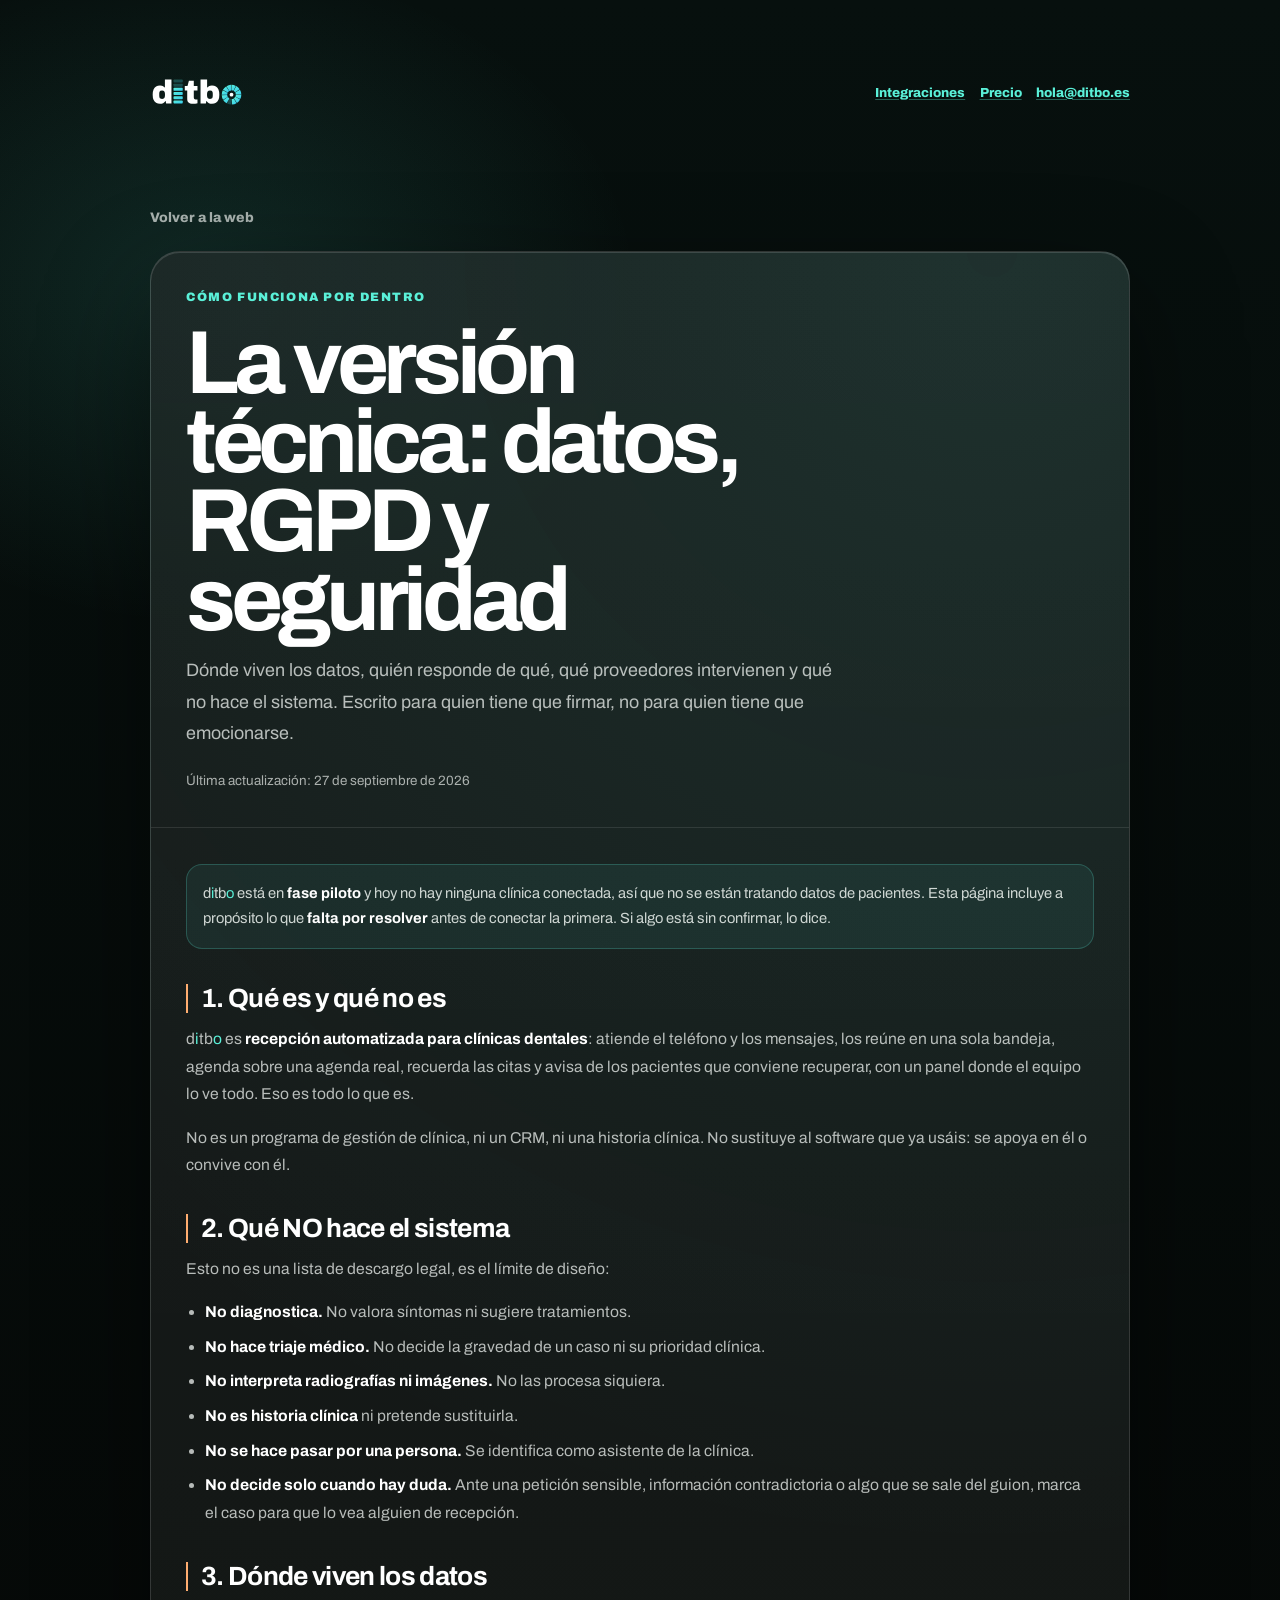
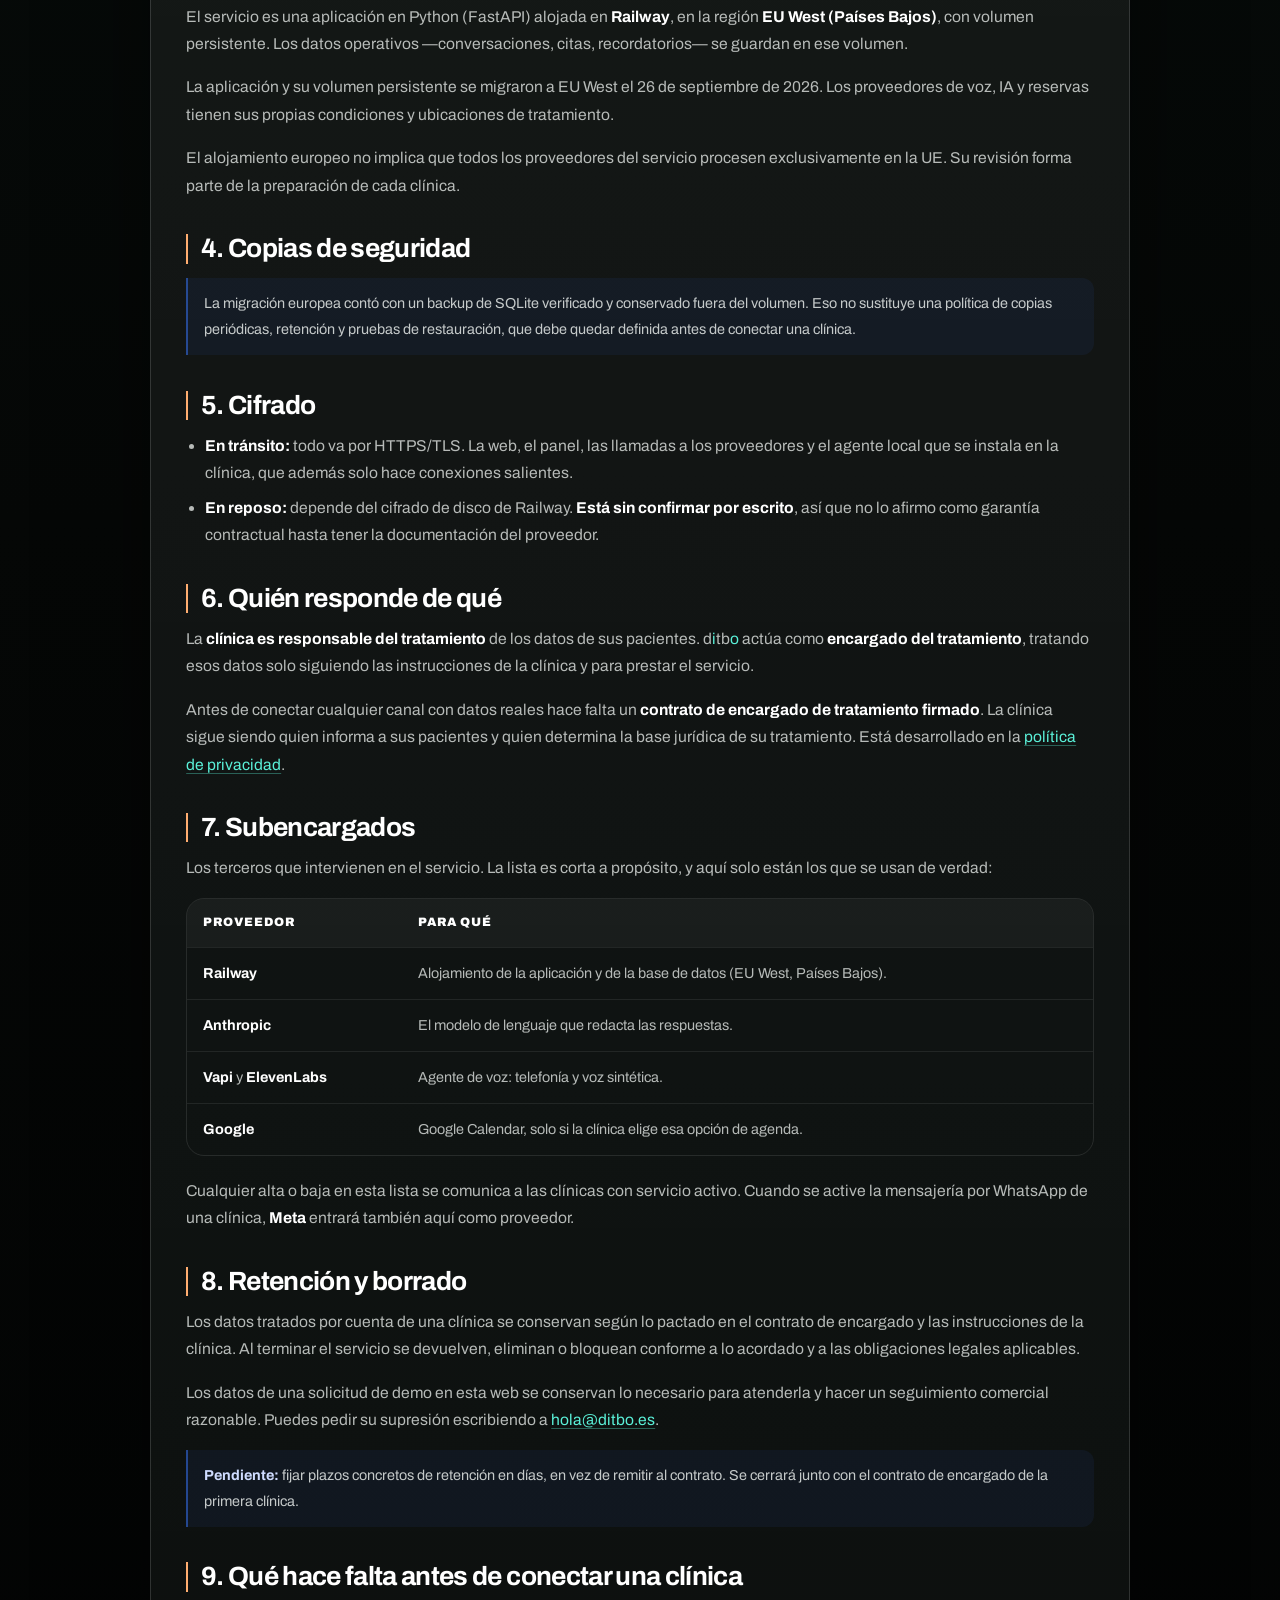
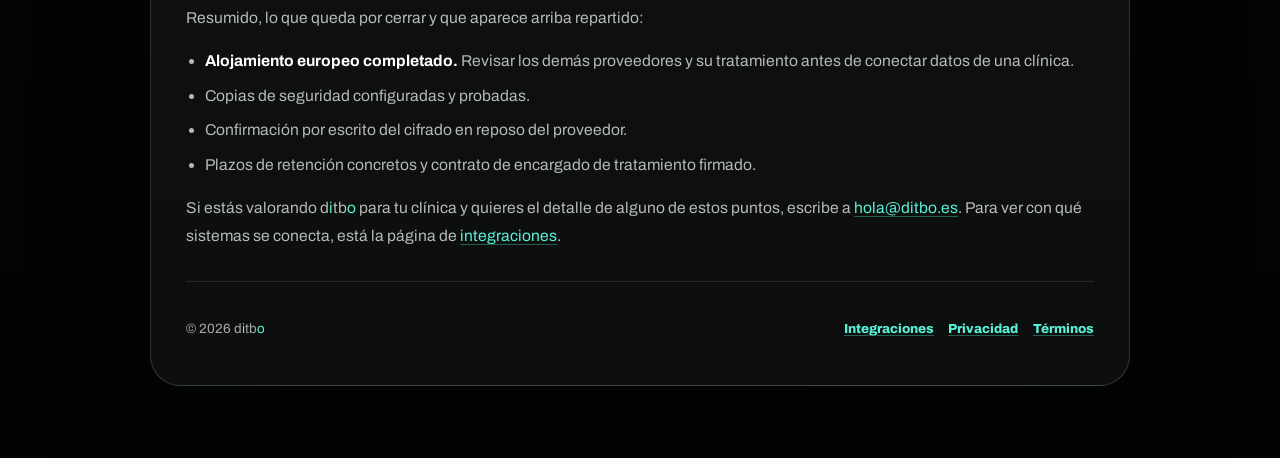
<file: como-funciona.html>
<!DOCTYPE html>
<html lang="es">
<head>
  <meta charset="UTF-8">
  <meta name="viewport" content="width=device-width, initial-scale=1.0, viewport-fit=cover">
  <link rel="preload" href="fonts/archivo-normal-latin.woff2" as="font" type="font/woff2" crossorigin>
  <title>Cómo funciona ditbo: datos, RGPD y seguridad | ditbo</title>
  <meta name="description" content="Dónde se alojan los datos, cifrado, responsable y encargado del tratamiento, subencargados, retención y qué NO hace el sistema. La versión técnica, para quien tiene que firmar.">
  <meta name="theme-color" content="#050706">
  <meta name="robots" content="index, follow, max-image-preview:large">
  <link rel="canonical" href="https://ditbo.es/como-funciona.html">
  <script type="application/ld+json">{"@context":"https://schema.org","@type":"BreadcrumbList","itemListElement":[{"@type":"ListItem","position":1,"name":"Inicio","item":"https://ditbo.es/"},{"@type":"ListItem","position":2,"name":"Cómo funciona","item":"https://ditbo.es/como-funciona.html"}]}</script>
  <meta property="og:title" content="Cómo funciona ditbo: datos, RGPD y seguridad | ditbo">
  <meta property="og:description" content="Dónde viven los datos, quién es responsable y quién encargado, qué proveedores intervienen y qué no hace el sistema.">
  <meta property="og:type" content="website">
  <meta property="og:url" content="https://ditbo.es/como-funciona.html">
  <meta property="og:site_name" content="ditbo">
  <meta property="og:locale" content="es_ES">
  <meta property="og:image" content="https://ditbo.es/assets/brand/ditbo-social-card.png">
  <meta property="og:image:width" content="1200">
  <meta property="og:image:height" content="630">
  <meta property="og:image:type" content="image/png">
  <meta property="og:image:alt" content="ditbo, recepción automatizada para clínicas dentales">
  <meta name="twitter:card" content="summary_large_image">
  <meta name="twitter:title" content="Cómo funciona ditbo por dentro">
  <meta name="twitter:description" content="Datos, seguridad, proveedores y límites técnicos de la recepción automatizada de ditbo para clínicas dentales.">
  <meta name="twitter:image" content="https://ditbo.es/assets/brand/ditbo-social-card.png">
  <meta name="twitter:image:alt" content="ditbo, recepción automatizada para clínicas dentales">
  <link rel="icon" href="/favicon.ico" sizes="any">
  <link rel="icon" type="image/png" sizes="48x48" href="/assets/brand/favicon-48.png">
  <link rel="icon" type="image/png" sizes="96x96" href="/assets/brand/favicon-96.png">
  <link rel="icon" type="image/png" sizes="144x144" href="/assets/brand/favicon-144.png">
  <link rel="icon" type="image/png" sizes="192x192" href="/assets/brand/icon-192.png">
  <link rel="icon" type="image/svg+xml" href="/brand/icono/icono-ditbo.svg">
  <link rel="apple-touch-icon" sizes="180x180" href="/assets/brand/apple-touch-icon.png">
  <link rel="manifest" href="site.webmanifest">
  <link rel="stylesheet" href="legal/legal.css?v=20261117-marca">
  <link rel="stylesheet" href="css/paginas.css?v=20261117-marca">
  <link rel="stylesheet" href="css/fonts.css?v=20260928-mobile-proportions">
  <link rel="stylesheet" href="css/refresh.css?v=20261117-naranja">
</head>
<body>
  <main class="legal-shell">
    <nav class="legal-nav" aria-label="Navegación">
      <a class="brand" href="index.html" aria-label="ditbo, inicio"><img class="brand-wordmark" src="brand/logo/logo-ditbo.svg" alt="ditbo" width="2851" height="845"></a>
      <div class="legal-links">
        <a href="integraciones.html">Integraciones</a>
        <a href="index.html#precio">Precio</a>
        <a href="mailto:hola@ditbo.es">hola@ditbo.es</a>
      </div>
    </nav>

    <a class="back-link" href="index.html">Volver a la web</a>

    <article class="legal-doc">
      <header class="legal-head">
        <p class="legal-kicker">Cómo funciona por dentro</p>
        <h1>La versión técnica: datos, RGPD y seguridad</h1>
        <p class="legal-lead">Dónde viven los datos, quién responde de qué, qué proveedores intervienen y qué no hace el sistema. Escrito para quien tiene que firmar, no para quien tiene que emocionarse.</p>
        <p class="legal-updated">Última actualización: 27 de septiembre de 2026</p>
      </header>

      <div class="legal-body">
        <p class="notice">
          <span class="marca">d<span class="b-ai">i</span>tb<span class="b-ai">o</span></span> está en <strong>fase piloto</strong> y hoy no hay ninguna clínica conectada, así que no se están tratando datos de pacientes. Esta página incluye a propósito lo que <strong>falta por resolver</strong> antes de conectar la primera. Si algo está sin confirmar, lo dice.
        </p>

        <h2>1. Qué es y qué no es</h2>
        <p><span class="marca">d<span class="b-ai">i</span>tb<span class="b-ai">o</span></span> es <strong>recepción automatizada para clínicas dentales</strong>: atiende el teléfono y los mensajes, los reúne en una sola bandeja, agenda sobre una agenda real, recuerda las citas y avisa de los pacientes que conviene recuperar, con un panel donde el equipo lo ve todo. Eso es todo lo que es.</p>
        <p>No es un programa de gestión de clínica, ni un CRM, ni una historia clínica. No sustituye al software que ya usáis: se apoya en él o convive con él.</p>

        <h2>2. Qué NO hace el sistema</h2>
        <p>Esto no es una lista de descargo legal, es el límite de diseño:</p>
        <ul>
          <li><strong>No diagnostica.</strong> No valora síntomas ni sugiere tratamientos.</li>
          <li><strong>No hace triaje médico.</strong> No decide la gravedad de un caso ni su prioridad clínica.</li>
          <li><strong>No interpreta radiografías ni imágenes.</strong> No las procesa siquiera.</li>
          <li><strong>No es historia clínica</strong> ni pretende sustituirla.</li>
          <li><strong>No se hace pasar por una persona.</strong> Se identifica como asistente de la clínica.</li>
          <li><strong>No decide solo cuando hay duda.</strong> Ante una petición sensible, información contradictoria o algo que se sale del guion, marca el caso para que lo vea alguien de recepción.</li>
        </ul>

        <h2>3. Dónde viven los datos</h2>
        <p>El servicio es una aplicación en Python (FastAPI) alojada en <strong>Railway</strong>, en la región <strong>EU West (Países Bajos)</strong>, con volumen persistente. Los datos operativos —conversaciones, citas, recordatorios— se guardan en ese volumen.</p>
        <p>La aplicación y su volumen persistente se migraron a EU West el 26 de septiembre de 2026. Los proveedores de voz, IA y reservas tienen sus propias condiciones y ubicaciones de tratamiento.</p>
        <p>El alojamiento europeo no implica que todos los proveedores del servicio procesen exclusivamente en la UE. Su revisión forma parte de la preparación de cada clínica.</p>

        <h2>4. Copias de seguridad</h2>
        <p class="int-falta">La migración europea contó con un backup de SQLite verificado y conservado fuera del volumen. Eso no sustituye una política de copias periódicas, retención y pruebas de restauración, que debe quedar definida antes de conectar una clínica.</p>

        <h2>5. Cifrado</h2>
        <ul>
          <li><strong>En tránsito:</strong> todo va por HTTPS/TLS. La web, el panel, las llamadas a los proveedores y el agente local que se instala en la clínica, que además solo hace conexiones salientes.</li>
          <li><strong>En reposo:</strong> depende del cifrado de disco de Railway. <strong>Está sin confirmar por escrito</strong>, así que no lo afirmo como garantía contractual hasta tener la documentación del proveedor.</li>
        </ul>

        <h2>6. Quién responde de qué</h2>
        <p>La <strong>clínica es responsable del tratamiento</strong> de los datos de sus pacientes. <span class="marca">d<span class="b-ai">i</span>tb<span class="b-ai">o</span></span> actúa como <strong>encargado del tratamiento</strong>, tratando esos datos solo siguiendo las instrucciones de la clínica y para prestar el servicio.</p>
        <p>Antes de conectar cualquier canal con datos reales hace falta un <strong>contrato de encargado de tratamiento firmado</strong>. La clínica sigue siendo quien informa a sus pacientes y quien determina la base jurídica de su tratamiento. Está desarrollado en la <a href="legal/privacidad.html">política de privacidad</a>.</p>

        <h2>7. Subencargados</h2>
        <p>Los terceros que intervienen en el servicio. La lista es corta a propósito, y aquí solo están los que se usan de verdad:</p>
        <div class="legal-table-wrap">
          <table>
            <thead><tr><th>Proveedor</th><th>Para qué</th></tr></thead>
            <tbody>
              <tr><td data-label="Proveedor"><strong>Railway</strong></td><td data-label="Para qué">Alojamiento de la aplicación y de la base de datos (EU West, Países Bajos).</td></tr>
              <tr><td data-label="Proveedor"><strong>Anthropic</strong></td><td data-label="Para qué">El modelo de lenguaje que redacta las respuestas.</td></tr>
              <tr><td data-label="Proveedor"><strong>Vapi</strong> y <strong>ElevenLabs</strong></td><td data-label="Para qué">Agente de voz: telefonía y voz sintética.</td></tr>
              <tr><td data-label="Proveedor"><strong>Google</strong></td><td data-label="Para qué">Google Calendar, solo si la clínica elige esa opción de agenda.</td></tr>
            </tbody>
          </table>
        </div>
        <p>Cualquier alta o baja en esta lista se comunica a las clínicas con servicio activo. Cuando se active la mensajería por WhatsApp de una clínica, <strong>Meta</strong> entrará también aquí como proveedor.</p>

        <h2>8. Retención y borrado</h2>
        <p>Los datos tratados por cuenta de una clínica se conservan según lo pactado en el contrato de encargado y las instrucciones de la clínica. Al terminar el servicio se devuelven, eliminan o bloquean conforme a lo acordado y a las obligaciones legales aplicables.</p>
        <p>Los datos de una solicitud de demo en esta web se conservan lo necesario para atenderla y hacer un seguimiento comercial razonable. Puedes pedir su supresión escribiendo a <a href="mailto:hola@ditbo.es">hola@ditbo.es</a>.</p>
        <p class="int-falta"><strong>Pendiente:</strong> fijar plazos concretos de retención en días, en vez de remitir al contrato. Se cerrará junto con el contrato de encargado de la primera clínica.</p>

        <h2>9. Qué hace falta antes de conectar una clínica</h2>
        <p>Resumido, lo que queda por cerrar y que aparece arriba repartido:</p>
        <ul>
          <li><strong>Alojamiento europeo completado.</strong> Revisar los demás proveedores y su tratamiento antes de conectar datos de una clínica.</li>
          <li>Copias de seguridad configuradas y probadas.</li>
          <li>Confirmación por escrito del cifrado en reposo del proveedor.</li>
          <li>Plazos de retención concretos y contrato de encargado de tratamiento firmado.</li>
        </ul>
        <p>Si estás valorando <span class="marca">d<span class="b-ai">i</span>tb<span class="b-ai">o</span></span> para tu clínica y quieres el detalle de alguno de estos puntos, escribe a <a href="mailto:hola@ditbo.es">hola@ditbo.es</a>. Para ver con qué sistemas se conecta, está la página de <a href="integraciones.html">integraciones</a>.</p>

        <footer class="legal-footer">
          <span>© 2026 <span class="marca">d<span class="b-ai">i</span>tb<span class="b-ai">o</span></span></span>
          <div class="legal-links">
            <a href="integraciones.html">Integraciones</a>
            <a href="legal/privacidad.html">Privacidad</a>
            <a href="legal/terminos.html">Términos</a>
          </div>
        </footer>
      </div>
    </article>
  </main>
<script data-goatcounter="https://aitomat.goatcounter.com/count" async src="//gc.zgo.at/count.js"></script>
<script defer src="/js/consent-pixel.js?v=1"></script>
</body>
</html>
</file>
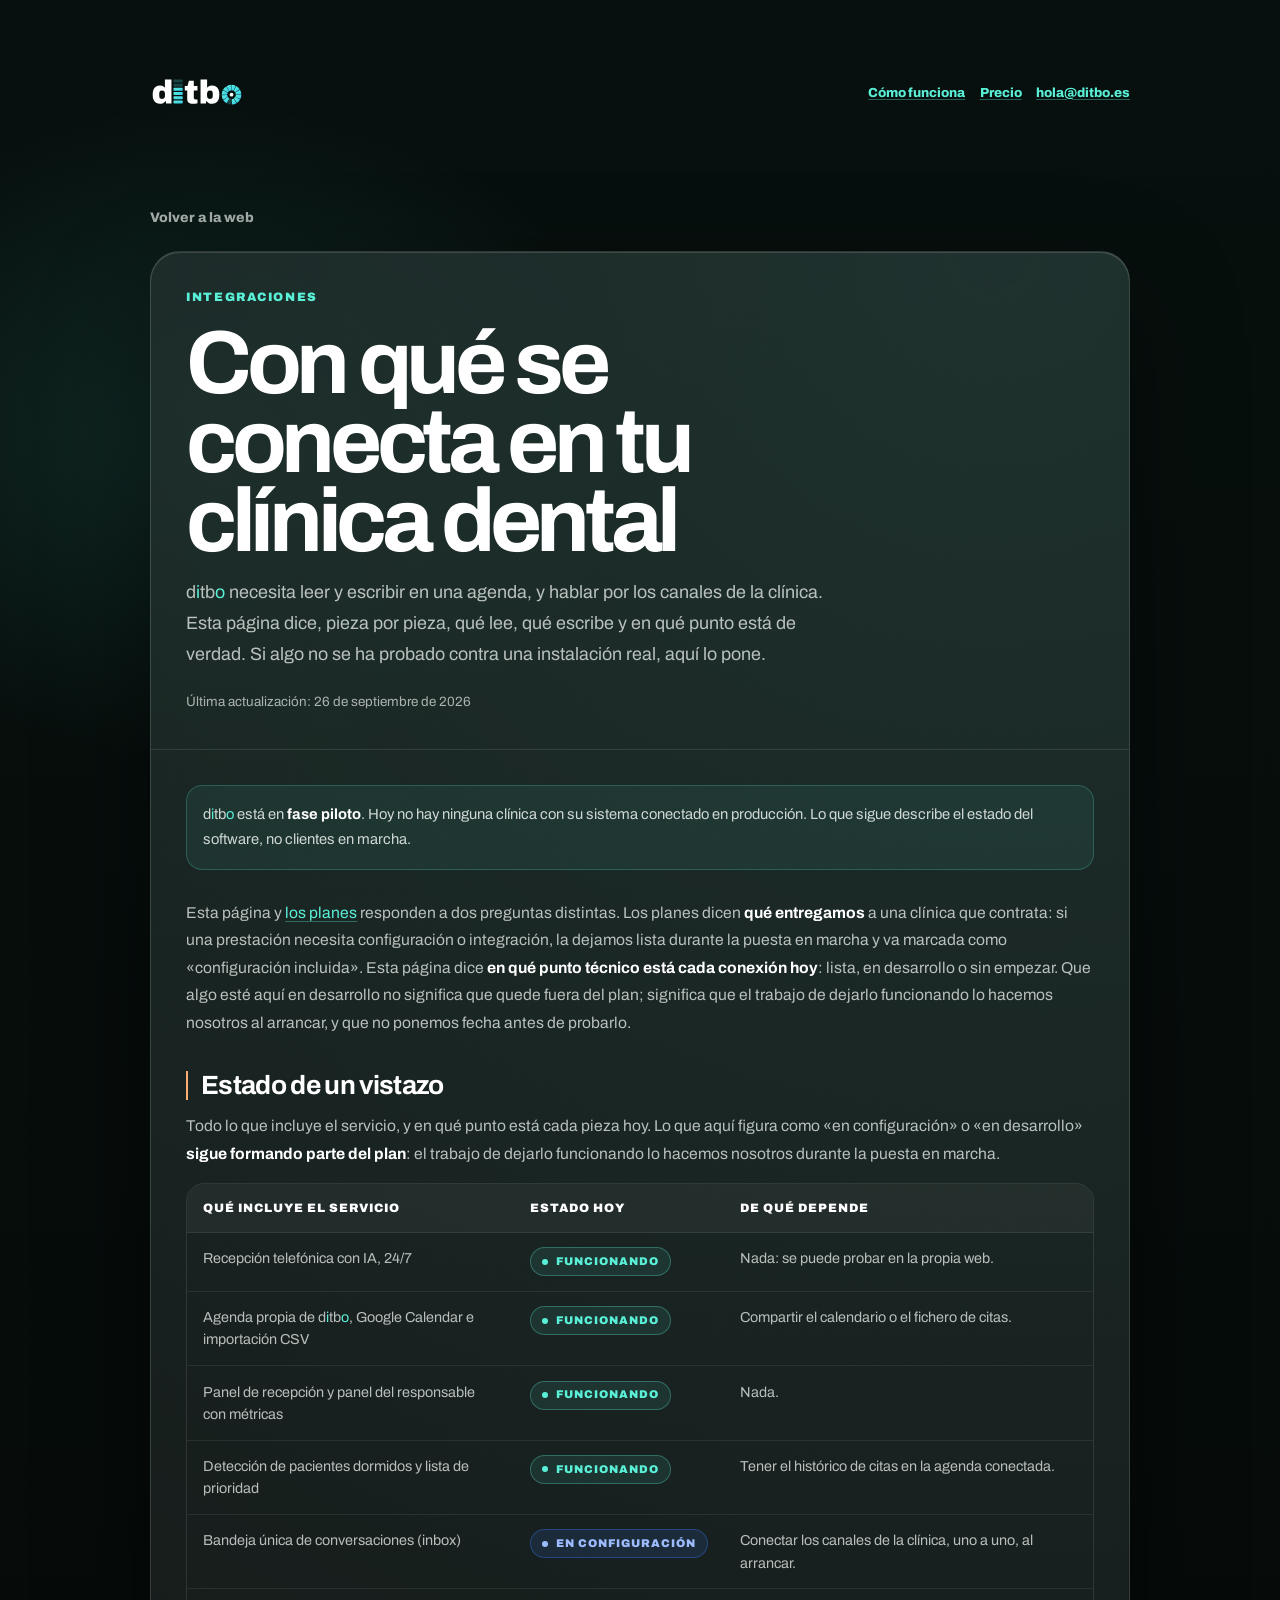
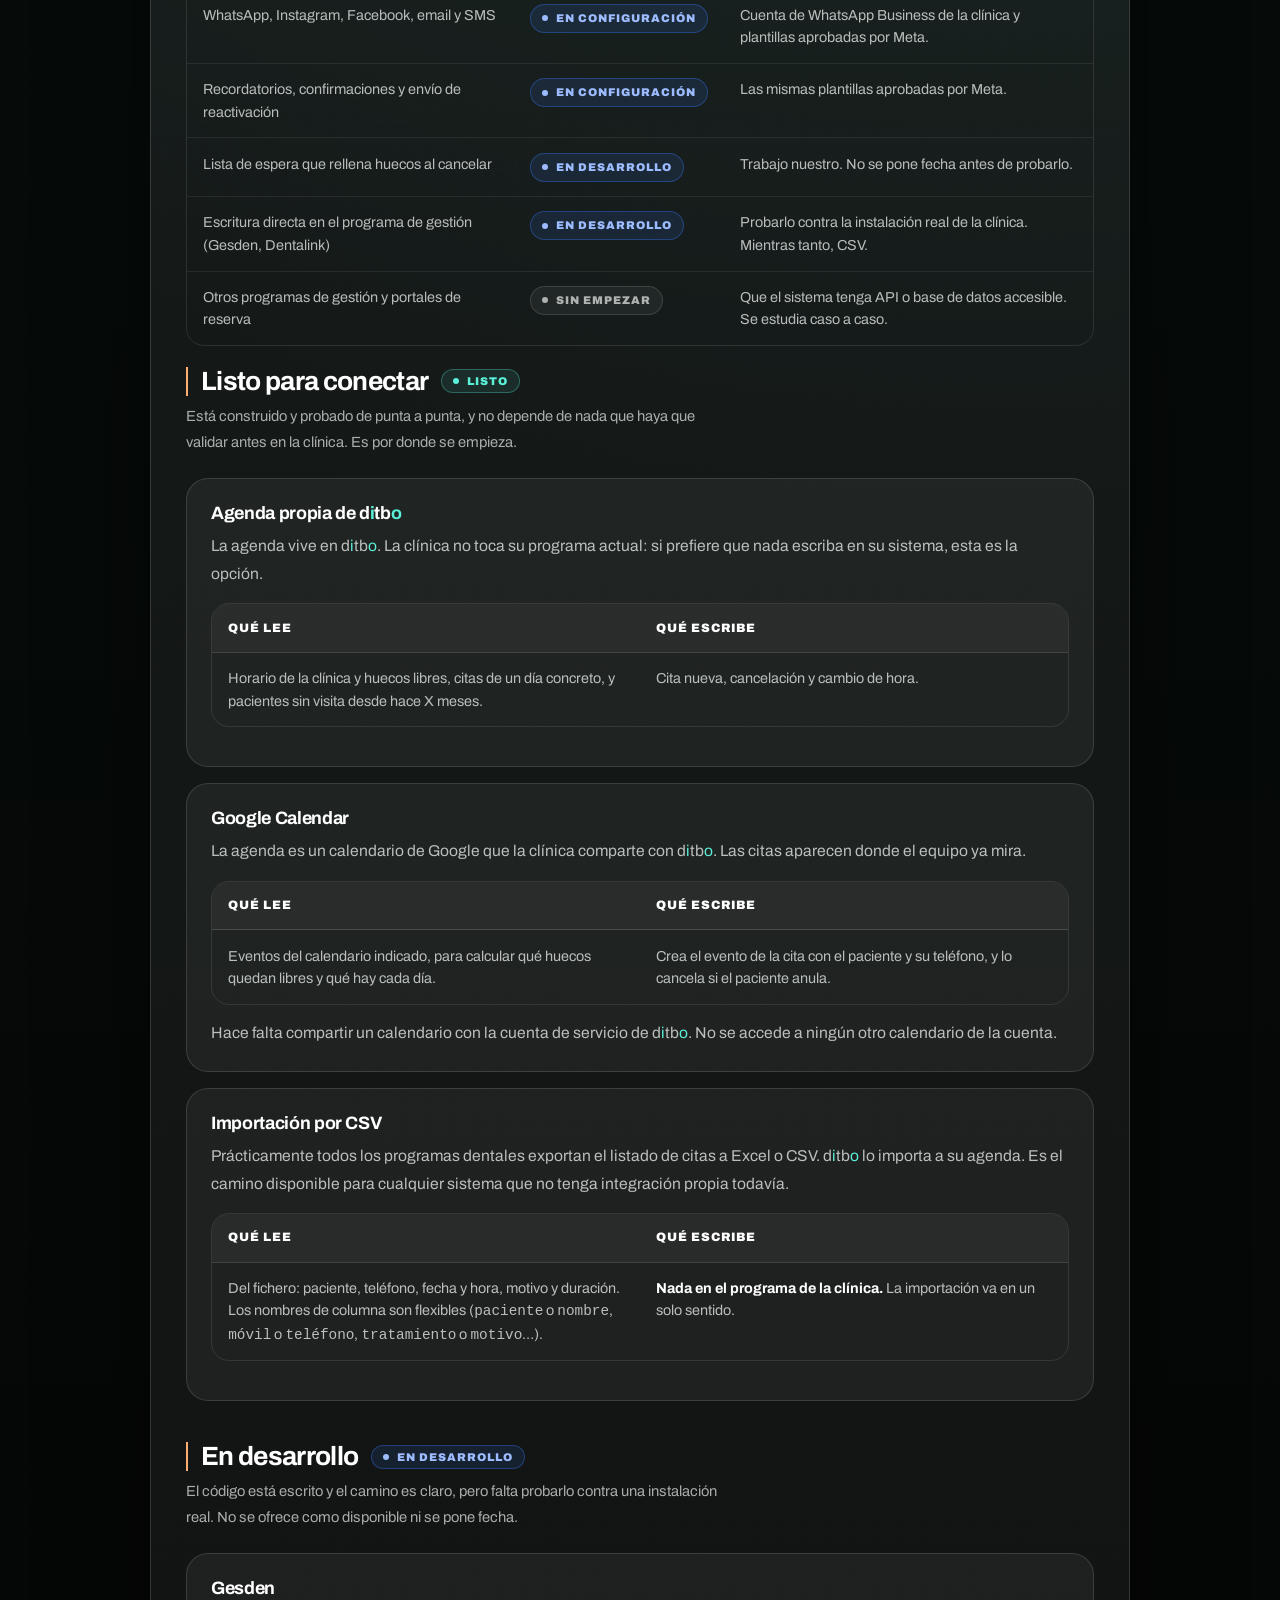
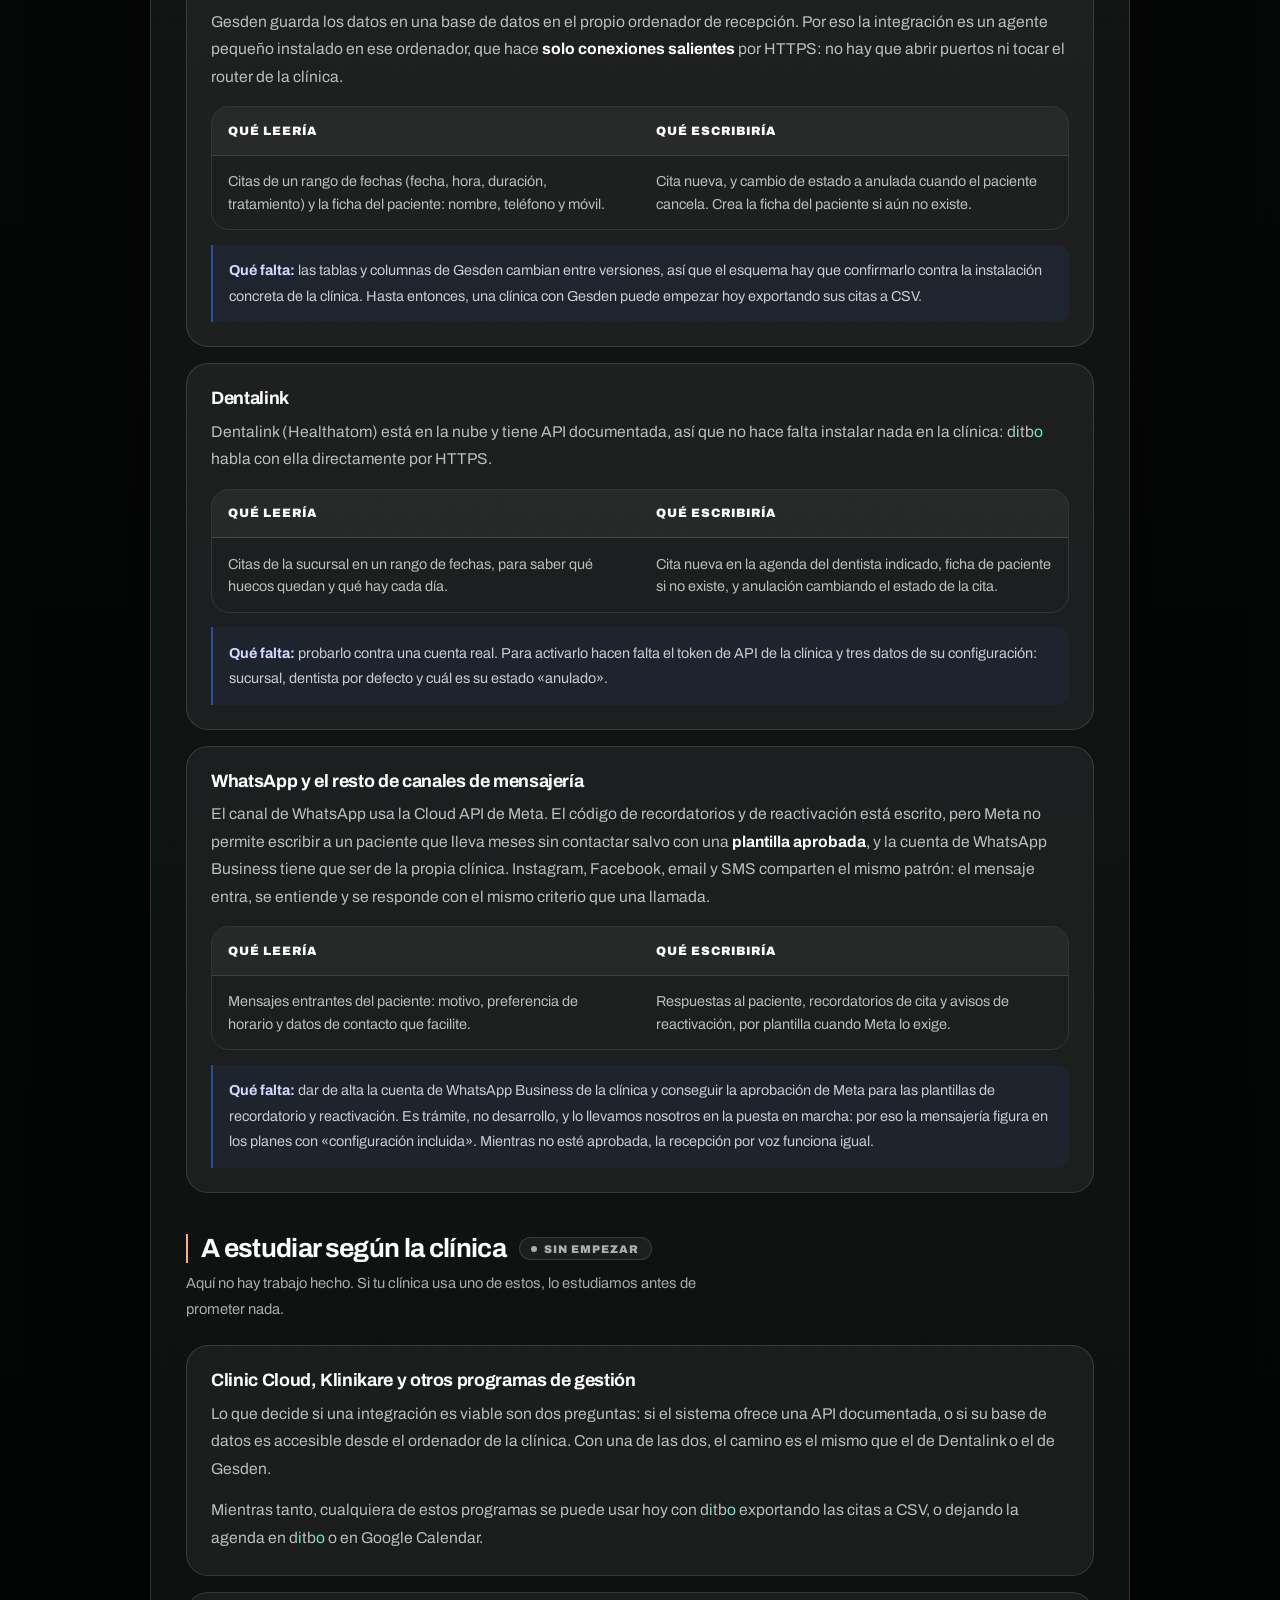
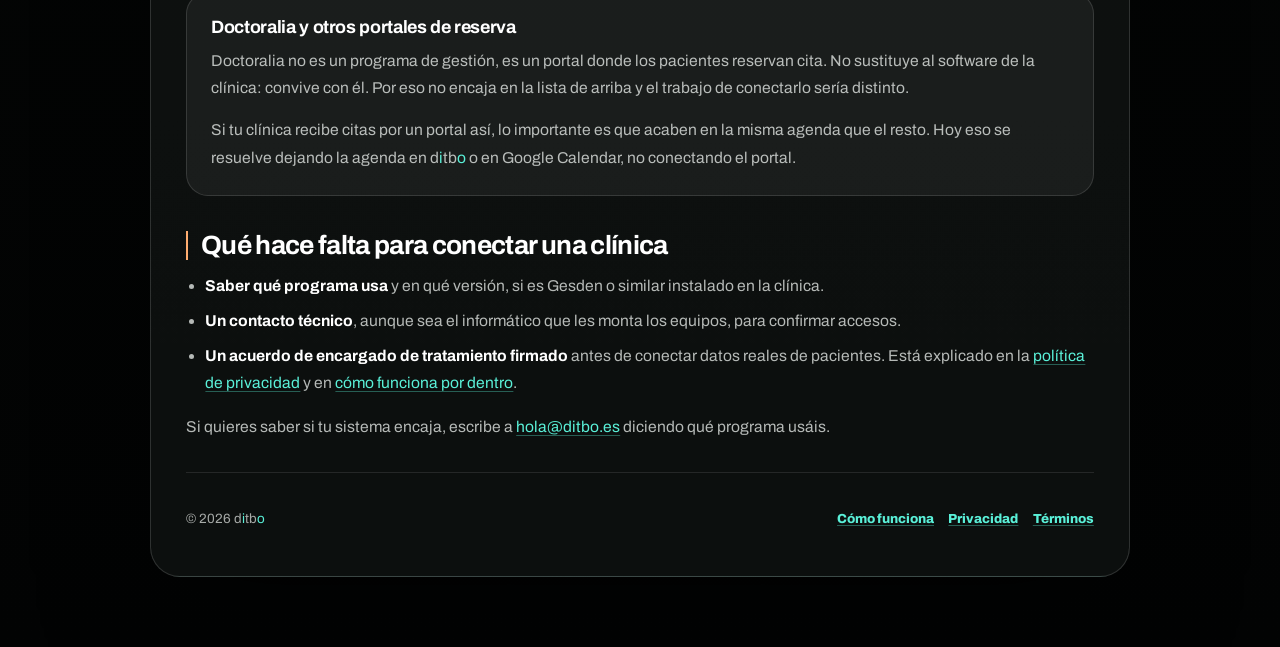
<file: integraciones.html>
<!DOCTYPE html>
<html lang="es">
<head>
  <meta charset="UTF-8">
  <meta name="viewport" content="width=device-width, initial-scale=1.0, viewport-fit=cover">
  <link rel="preload" href="fonts/archivo-normal-latin.woff2" as="font" type="font/woff2" crossorigin>
  <title>Integraciones con el software de tu clínica dental | ditbo</title>
  <meta name="description" content="Con qué agendas y canales se conecta ditbo en una clínica dental (Dentalink, Clinic Cloud, Doctoralia, Google Calendar, WhatsApp…), qué lee y qué escribe, y el estado real de cada integración.">
  <meta name="theme-color" content="#050706">
  <meta name="robots" content="index, follow, max-image-preview:large">
  <link rel="canonical" href="https://ditbo.es/integraciones.html">
  <script type="application/ld+json">{"@context":"https://schema.org","@type":"BreadcrumbList","itemListElement":[{"@type":"ListItem","position":1,"name":"Inicio","item":"https://ditbo.es/"},{"@type":"ListItem","position":2,"name":"Integraciones","item":"https://ditbo.es/integraciones.html"}]}</script>
  <meta property="og:title" content="Integraciones con el software de tu clínica dental | ditbo">
  <meta property="og:description" content="Qué lee y qué escribe ditbo en cada sistema de agenda, y en qué punto está cada integración.">
  <meta property="og:type" content="website">
  <meta property="og:url" content="https://ditbo.es/integraciones.html">
  <meta property="og:site_name" content="ditbo">
  <meta property="og:locale" content="es_ES">
  <meta property="og:image" content="https://ditbo.es/assets/brand/ditbo-social-card.png">
  <meta property="og:image:width" content="1200">
  <meta property="og:image:height" content="630">
  <meta property="og:image:type" content="image/png">
  <meta property="og:image:alt" content="ditbo, recepción automatizada para clínicas dentales">
  <meta name="twitter:card" content="summary_large_image">
  <meta name="twitter:title" content="Integraciones de ditbo para clínicas dentales">
  <meta name="twitter:description" content="Consulta qué conecta ditbo, qué datos utiliza y el estado real de cada integración con la clínica.">
  <meta name="twitter:image" content="https://ditbo.es/assets/brand/ditbo-social-card.png">
  <meta name="twitter:image:alt" content="ditbo, recepción automatizada para clínicas dentales">
  <link rel="icon" href="/favicon.ico" sizes="any">
  <link rel="icon" type="image/png" sizes="48x48" href="/assets/brand/favicon-48.png">
  <link rel="icon" type="image/png" sizes="96x96" href="/assets/brand/favicon-96.png">
  <link rel="icon" type="image/png" sizes="144x144" href="/assets/brand/favicon-144.png">
  <link rel="icon" type="image/png" sizes="192x192" href="/assets/brand/icon-192.png">
  <link rel="icon" type="image/svg+xml" href="/brand/icono/icono-ditbo.svg">
  <link rel="apple-touch-icon" sizes="180x180" href="/assets/brand/apple-touch-icon.png">
  <link rel="manifest" href="site.webmanifest">
  <link rel="stylesheet" href="legal/legal.css?v=20261117-marca">
  <link rel="stylesheet" href="css/paginas.css?v=20261117-marca">
  <link rel="stylesheet" href="css/fonts.css?v=20260928-mobile-proportions">
  <link rel="stylesheet" href="css/refresh.css?v=20261117-naranja">
</head>
<body>
  <main class="legal-shell">
    <nav class="legal-nav" aria-label="Navegación">
      <a class="brand" href="index.html" aria-label="ditbo, inicio"><img class="brand-wordmark" src="brand/logo/logo-ditbo.svg" alt="ditbo" width="2851" height="845"></a>
      <div class="legal-links">
        <a href="como-funciona.html">Cómo funciona</a>
        <a href="index.html#precio">Precio</a>
        <a href="mailto:hola@ditbo.es">hola@ditbo.es</a>
      </div>
    </nav>

    <a class="back-link" href="index.html">Volver a la web</a>

    <article class="legal-doc">
      <header class="legal-head">
        <p class="legal-kicker">Integraciones</p>
        <h1>Con qué se conecta en tu clínica dental</h1>
        <p class="legal-lead"><span class="marca">d<span class="b-ai">i</span>tb<span class="b-ai">o</span></span> necesita leer y escribir en una agenda, y hablar por los canales de la clínica. Esta página dice, pieza por pieza, qué lee, qué escribe y en qué punto está de verdad. Si algo no se ha probado contra una instalación real, aquí lo pone.</p>
        <p class="legal-updated">Última actualización: 26 de septiembre de 2026</p>
      </header>

      <div class="legal-body">
        <p class="notice">
          <span class="marca">d<span class="b-ai">i</span>tb<span class="b-ai">o</span></span> está en <strong>fase piloto</strong>. Hoy no hay ninguna clínica con su sistema conectado en producción. Lo que sigue describe el estado del software, no clientes en marcha.
        </p>
        <p>
          Esta página y <a href="index.html#precio">los planes</a> responden a dos preguntas distintas.
          Los planes dicen <strong>qué entregamos</strong> a una clínica que contrata: si una prestación
          necesita configuración o integración, la dejamos lista durante la puesta en marcha y va
          marcada como «configuración incluida». Esta página dice <strong>en qué punto técnico está
          cada conexión hoy</strong>: lista, en desarrollo o sin empezar. Que algo esté aquí en
          desarrollo no significa que quede fuera del plan; significa que el trabajo de dejarlo
          funcionando lo hacemos nosotros al arrancar, y que no ponemos fecha antes de probarlo.
        </p>

        <h2>Estado de un vistazo</h2>
        <p>Todo lo que incluye el servicio, y en qué punto está cada pieza hoy. Lo que aquí figura como «en configuración» o «en desarrollo» <strong>sigue formando parte del plan</strong>: el trabajo de dejarlo funcionando lo hacemos nosotros durante la puesta en marcha.</p>
        <div class="legal-table-wrap">
          <table>
            <thead><tr><th>Qué incluye el servicio</th><th>Estado hoy</th><th>De qué depende</th></tr></thead>
            <tbody>
              <tr>
                <td data-label="Qué incluye el servicio">Recepción telefónica con IA, 24/7</td>
                <td data-label="Estado hoy"><span class="estado estado--listo">Funcionando</span></td>
                <td data-label="De qué depende">Nada: se puede probar en la propia web.</td>
              </tr>
              <tr>
                <td data-label="Qué incluye el servicio">Agenda propia de <span class="marca">d<span class="b-ai">i</span>tb<span class="b-ai">o</span></span>, Google Calendar e importación CSV</td>
                <td data-label="Estado hoy"><span class="estado estado--listo">Funcionando</span></td>
                <td data-label="De qué depende">Compartir el calendario o el fichero de citas.</td>
              </tr>
              <tr>
                <td data-label="Qué incluye el servicio">Panel de recepción y panel del responsable con métricas</td>
                <td data-label="Estado hoy"><span class="estado estado--listo">Funcionando</span></td>
                <td data-label="De qué depende">Nada.</td>
              </tr>
              <tr>
                <td data-label="Qué incluye el servicio">Detección de pacientes dormidos y lista de prioridad</td>
                <td data-label="Estado hoy"><span class="estado estado--listo">Funcionando</span></td>
                <td data-label="De qué depende">Tener el histórico de citas en la agenda conectada.</td>
              </tr>
              <tr>
                <td data-label="Qué incluye el servicio">Bandeja única de conversaciones (inbox)</td>
                <td data-label="Estado hoy"><span class="estado estado--desarrollo">En configuración</span></td>
                <td data-label="De qué depende">Conectar los canales de la clínica, uno a uno, al arrancar.</td>
              </tr>
              <tr>
                <td data-label="Qué incluye el servicio">WhatsApp, Instagram, Facebook, email y SMS</td>
                <td data-label="Estado hoy"><span class="estado estado--desarrollo">En configuración</span></td>
                <td data-label="De qué depende">Cuenta de WhatsApp Business de la clínica y plantillas aprobadas por Meta.</td>
              </tr>
              <tr>
                <td data-label="Qué incluye el servicio">Recordatorios, confirmaciones y envío de reactivación</td>
                <td data-label="Estado hoy"><span class="estado estado--desarrollo">En configuración</span></td>
                <td data-label="De qué depende">Las mismas plantillas aprobadas por Meta.</td>
              </tr>
              <tr>
                <td data-label="Qué incluye el servicio">Lista de espera que rellena huecos al cancelar</td>
                <td data-label="Estado hoy"><span class="estado estado--desarrollo">En desarrollo</span></td>
                <td data-label="De qué depende">Trabajo nuestro. No se pone fecha antes de probarlo.</td>
              </tr>
              <tr>
                <td data-label="Qué incluye el servicio">Escritura directa en el programa de gestión (Gesden, Dentalink)</td>
                <td data-label="Estado hoy"><span class="estado estado--desarrollo">En desarrollo</span></td>
                <td data-label="De qué depende">Probarlo contra la instalación real de la clínica. Mientras tanto, CSV.</td>
              </tr>
              <tr>
                <td data-label="Qué incluye el servicio">Otros programas de gestión y portales de reserva</td>
                <td data-label="Estado hoy"><span class="estado estado--estudio">Sin empezar</span></td>
                <td data-label="De qué depende">Que el sistema tenga API o base de datos accesible. Se estudia caso a caso.</td>
              </tr>
            </tbody>
          </table>
        </div>

        <!-- ── Grupo 1 ─────────────────────────────────────────────────────── -->
        <section class="grupo">
          <div class="grupo-cab">
            <h2>Listo para conectar</h2>
            <span class="estado estado--listo">Listo</span>
          </div>
          <p class="grupo-lead">Está construido y probado de punta a punta, y no depende de nada que haya que validar antes en la clínica. Es por donde se empieza.</p>

          <div class="int">
            <h3>Agenda propia de <span class="marca">d<span class="b-ai">i</span>tb<span class="b-ai">o</span></span></h3>
            <p>La agenda vive en <span class="marca">d<span class="b-ai">i</span>tb<span class="b-ai">o</span></span>. La clínica no toca su programa actual: si prefiere que nada escriba en su sistema, esta es la opción.</p>
            <div class="legal-table-wrap">
              <table>
                <thead><tr><th>Qué lee</th><th>Qué escribe</th></tr></thead>
                <tbody>
                  <tr>
                    <td data-label="Qué lee">Horario de la clínica y huecos libres, citas de un día concreto, y pacientes sin visita desde hace X meses.</td>
                    <td data-label="Qué escribe">Cita nueva, cancelación y cambio de hora.</td>
                  </tr>
                </tbody>
              </table>
            </div>
          </div>

          <div class="int">
            <h3>Google Calendar</h3>
            <p>La agenda es un calendario de Google que la clínica comparte con <span class="marca">d<span class="b-ai">i</span>tb<span class="b-ai">o</span></span>. Las citas aparecen donde el equipo ya mira.</p>
            <div class="legal-table-wrap">
              <table>
                <thead><tr><th>Qué lee</th><th>Qué escribe</th></tr></thead>
                <tbody>
                  <tr>
                    <td data-label="Qué lee">Eventos del calendario indicado, para calcular qué huecos quedan libres y qué hay cada día.</td>
                    <td data-label="Qué escribe">Crea el evento de la cita con el paciente y su teléfono, y lo cancela si el paciente anula.</td>
                  </tr>
                </tbody>
              </table>
            </div>
            <p>Hace falta compartir un calendario con la cuenta de servicio de <span class="marca">d<span class="b-ai">i</span>tb<span class="b-ai">o</span></span>. No se accede a ningún otro calendario de la cuenta.</p>
          </div>

          <div class="int">
            <h3>Importación por CSV</h3>
            <p>Prácticamente todos los programas dentales exportan el listado de citas a Excel o CSV. <span class="marca">d<span class="b-ai">i</span>tb<span class="b-ai">o</span></span> lo importa a su agenda. Es el camino disponible para cualquier sistema que no tenga integración propia todavía.</p>
            <div class="legal-table-wrap">
              <table>
                <thead><tr><th>Qué lee</th><th>Qué escribe</th></tr></thead>
                <tbody>
                  <tr>
                    <td data-label="Qué lee">Del fichero: paciente, teléfono, fecha y hora, motivo y duración. Los nombres de columna son flexibles (<code>paciente</code> o <code>nombre</code>, <code>móvil</code> o <code>teléfono</code>, <code>tratamiento</code> o <code>motivo</code>…).</td>
                    <td data-label="Qué escribe"><strong>Nada en el programa de la clínica.</strong> La importación va en un solo sentido.</td>
                  </tr>
                </tbody>
              </table>
            </div>
          </div>
        </section>

        <!-- ── Grupo 2 ─────────────────────────────────────────────────────── -->
        <section class="grupo">
          <div class="grupo-cab">
            <h2>En desarrollo</h2>
            <span class="estado estado--desarrollo">En desarrollo</span>
          </div>
          <p class="grupo-lead">El código está escrito y el camino es claro, pero falta probarlo contra una instalación real. No se ofrece como disponible ni se pone fecha.</p>

          <div class="int">
            <h3>Gesden</h3>
            <p>Gesden guarda los datos en una base de datos en el propio ordenador de recepción. Por eso la integración es un agente pequeño instalado en ese ordenador, que hace <strong>solo conexiones salientes</strong> por HTTPS: no hay que abrir puertos ni tocar el router de la clínica.</p>
            <div class="legal-table-wrap">
              <table>
                <thead><tr><th>Qué leería</th><th>Qué escribiría</th></tr></thead>
                <tbody>
                  <tr>
                    <td data-label="Qué leería">Citas de un rango de fechas (fecha, hora, duración, tratamiento) y la ficha del paciente: nombre, teléfono y móvil.</td>
                    <td data-label="Qué escribiría">Cita nueva, y cambio de estado a anulada cuando el paciente cancela. Crea la ficha del paciente si aún no existe.</td>
                  </tr>
                </tbody>
              </table>
            </div>
            <p class="int-falta"><strong>Qué falta:</strong> las tablas y columnas de Gesden cambian entre versiones, así que el esquema hay que confirmarlo contra la instalación concreta de la clínica. Hasta entonces, una clínica con Gesden puede empezar hoy exportando sus citas a CSV.</p>
          </div>

          <div class="int">
            <h3>Dentalink</h3>
            <p>Dentalink (Healthatom) está en la nube y tiene API documentada, así que no hace falta instalar nada en la clínica: <span class="marca">d<span class="b-ai">i</span>tb<span class="b-ai">o</span></span> habla con ella directamente por HTTPS.</p>
            <div class="legal-table-wrap">
              <table>
                <thead><tr><th>Qué leería</th><th>Qué escribiría</th></tr></thead>
                <tbody>
                  <tr>
                    <td data-label="Qué leería">Citas de la sucursal en un rango de fechas, para saber qué huecos quedan y qué hay cada día.</td>
                    <td data-label="Qué escribiría">Cita nueva en la agenda del dentista indicado, ficha de paciente si no existe, y anulación cambiando el estado de la cita.</td>
                  </tr>
                </tbody>
              </table>
            </div>
            <p class="int-falta"><strong>Qué falta:</strong> probarlo contra una cuenta real. Para activarlo hacen falta el token de API de la clínica y tres datos de su configuración: sucursal, dentista por defecto y cuál es su estado «anulado».</p>
          </div>

          <div class="int">
            <h3>WhatsApp y el resto de canales de mensajería</h3>
            <p>El canal de WhatsApp usa la Cloud API de Meta. El código de recordatorios y de reactivación está escrito, pero Meta no permite escribir a un paciente que lleva meses sin contactar salvo con una <strong>plantilla aprobada</strong>, y la cuenta de WhatsApp Business tiene que ser de la propia clínica. Instagram, Facebook, email y SMS comparten el mismo patrón: el mensaje entra, se entiende y se responde con el mismo criterio que una llamada.</p>
            <div class="legal-table-wrap">
              <table>
                <thead><tr><th>Qué leería</th><th>Qué escribiría</th></tr></thead>
                <tbody>
                  <tr>
                    <td data-label="Qué leería">Mensajes entrantes del paciente: motivo, preferencia de horario y datos de contacto que facilite.</td>
                    <td data-label="Qué escribiría">Respuestas al paciente, recordatorios de cita y avisos de reactivación, por plantilla cuando Meta lo exige.</td>
                  </tr>
                </tbody>
              </table>
            </div>
            <p class="int-falta"><strong>Qué falta:</strong> dar de alta la cuenta de WhatsApp Business de la clínica y conseguir la aprobación de Meta para las plantillas de recordatorio y reactivación. Es trámite, no desarrollo, y lo llevamos nosotros en la puesta en marcha: por eso la mensajería figura en los planes con «configuración incluida». Mientras no esté aprobada, la recepción por voz funciona igual.</p>
          </div>
        </section>

        <!-- ── Grupo 3 ─────────────────────────────────────────────────────── -->
        <section class="grupo">
          <div class="grupo-cab">
            <h2>A estudiar según la clínica</h2>
            <span class="estado estado--estudio">Sin empezar</span>
          </div>
          <p class="grupo-lead">Aquí no hay trabajo hecho. Si tu clínica usa uno de estos, lo estudiamos antes de prometer nada.</p>

          <div class="int">
            <h3>Clinic Cloud, Klinikare y otros programas de gestión</h3>
            <p>Lo que decide si una integración es viable son dos preguntas: si el sistema ofrece una API documentada, o si su base de datos es accesible desde el ordenador de la clínica. Con una de las dos, el camino es el mismo que el de Dentalink o el de Gesden.</p>
            <p>Mientras tanto, cualquiera de estos programas se puede usar hoy con <span class="marca">d<span class="b-ai">i</span>tb<span class="b-ai">o</span></span> exportando las citas a CSV, o dejando la agenda en <span class="marca">d<span class="b-ai">i</span>tb<span class="b-ai">o</span></span> o en Google Calendar.</p>
          </div>

          <div class="int">
            <h3>Doctoralia y otros portales de reserva</h3>
            <p>Doctoralia no es un programa de gestión, es un portal donde los pacientes reservan cita. No sustituye al software de la clínica: convive con él. Por eso no encaja en la lista de arriba y el trabajo de conectarlo sería distinto.</p>
            <p>Si tu clínica recibe citas por un portal así, lo importante es que acaben en la misma agenda que el resto. Hoy eso se resuelve dejando la agenda en <span class="marca">d<span class="b-ai">i</span>tb<span class="b-ai">o</span></span> o en Google Calendar, no conectando el portal.</p>
          </div>
        </section>

        <h2>Qué hace falta para conectar una clínica</h2>
        <ul>
          <li><strong>Saber qué programa usa</strong> y en qué versión, si es Gesden o similar instalado en la clínica.</li>
          <li><strong>Un contacto técnico</strong>, aunque sea el informático que les monta los equipos, para confirmar accesos.</li>
          <li><strong>Un acuerdo de encargado de tratamiento firmado</strong> antes de conectar datos reales de pacientes. Está explicado en la <a href="legal/privacidad.html">política de privacidad</a> y en <a href="como-funciona.html">cómo funciona por dentro</a>.</li>
        </ul>

        <p>Si quieres saber si tu sistema encaja, escribe a <a href="mailto:hola@ditbo.es">hola@ditbo.es</a> diciendo qué programa usáis.</p>

        <footer class="legal-footer">
          <span>© 2026 <span class="marca">d<span class="b-ai">i</span>tb<span class="b-ai">o</span></span></span>
          <div class="legal-links">
            <a href="como-funciona.html">Cómo funciona</a>
            <a href="legal/privacidad.html">Privacidad</a>
            <a href="legal/terminos.html">Términos</a>
          </div>
        </footer>
      </div>
    </article>
  </main>
<script data-goatcounter="https://aitomat.goatcounter.com/count" async src="//gc.zgo.at/count.js"></script>
<script defer src="/js/consent-pixel.js?v=1"></script>
</body>
</html>
</file>
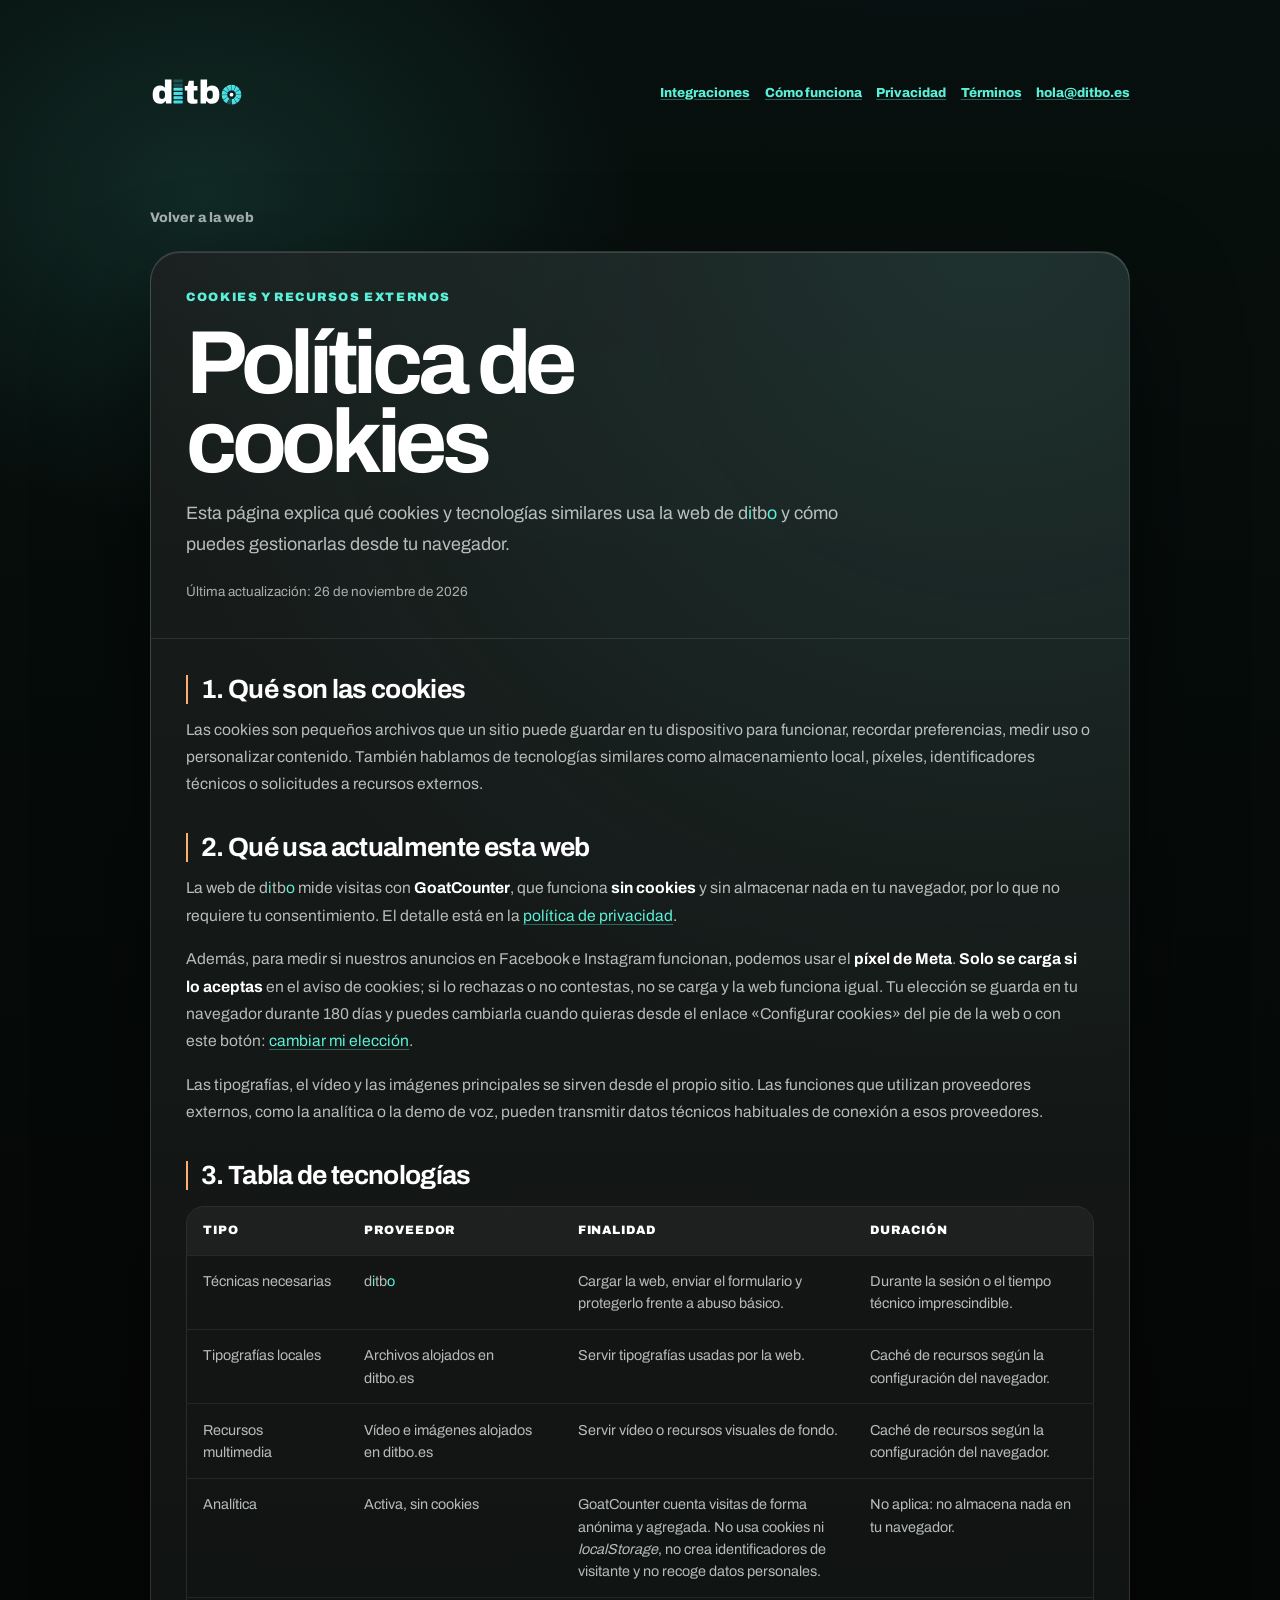
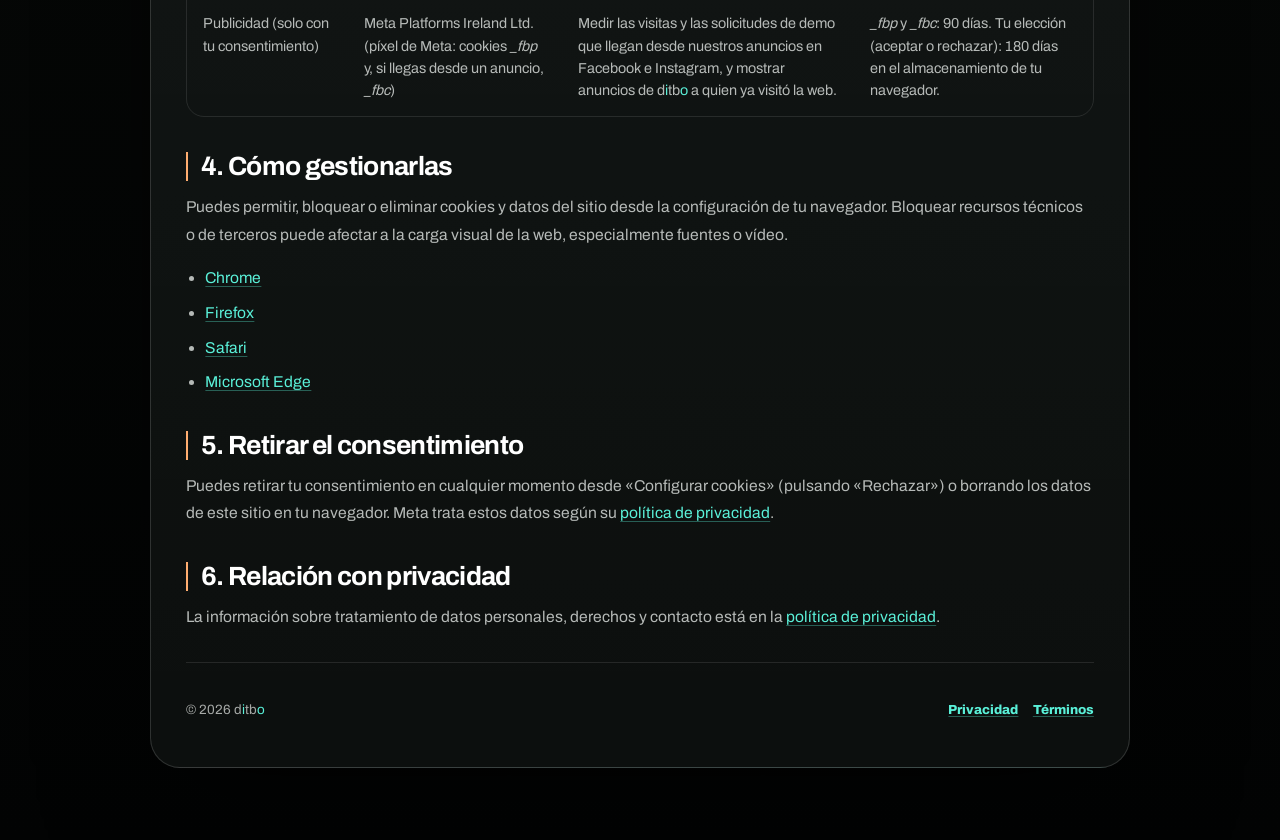
<file: legal/cookies.html>
<!DOCTYPE html>
<html lang="es">
<head>
  <meta charset="UTF-8">
  <meta name="viewport" content="width=device-width, initial-scale=1.0, viewport-fit=cover">
  <link rel="preload" href="../fonts/archivo-normal-latin.woff2" as="font" type="font/woff2" crossorigin>
  <title>Política de cookies - ditbo</title>
  <meta name="description" content="Política de cookies y tecnologías similares de la web de ditbo.">
  <meta name="theme-color" content="#050706">
  <meta name="robots" content="noindex, follow">
  <link rel="icon" href="/favicon.ico" sizes="any">
  <link rel="icon" type="image/png" sizes="48x48" href="/assets/brand/favicon-48.png">
  <link rel="icon" type="image/png" sizes="96x96" href="/assets/brand/favicon-96.png">
  <link rel="icon" type="image/png" sizes="144x144" href="/assets/brand/favicon-144.png">
  <link rel="icon" type="image/svg+xml" href="/brand/icono/icono-ditbo.svg">
  <link rel="apple-touch-icon" sizes="180x180" href="/assets/brand/apple-touch-icon.png">
  <link rel="manifest" href="../site.webmanifest">
  <link rel="stylesheet" href="legal.css?v=20261117-marca">
  <link rel="stylesheet" href="../css/fonts.css?v=20260928-mobile-proportions">
  <link rel="stylesheet" href="../css/refresh.css?v=20261117-naranja">
</head>
<body>
  <main class="legal-shell">
    <nav class="legal-nav" aria-label="Legal">
      <a class="brand" href="../index.html" aria-label="ditbo, inicio"><img class="brand-wordmark" src="../brand/logo/logo-ditbo.svg" alt="ditbo" width="2851" height="845"></a>
      <div class="legal-links">
        <a href="../integraciones.html">Integraciones</a>
        <a href="../como-funciona.html">Cómo funciona</a>
        <a href="privacidad.html">Privacidad</a>
        <a href="terminos.html">Términos</a>
        <a href="mailto:hola@ditbo.es">hola@ditbo.es</a>
      </div>
    </nav>

    <a class="back-link" href="../index.html">Volver a la web</a>

    <article class="legal-doc">
      <header class="legal-head">
        <p class="legal-kicker">Cookies y recursos externos</p>
        <h1>Política de cookies</h1>
        <p class="legal-lead">Esta página explica qué cookies y tecnologías similares usa la web de <span class="marca">d<span class="b-ai">i</span>tb<span class="b-ai">o</span></span> y cómo puedes gestionarlas desde tu navegador.</p>
        <p class="legal-updated">Última actualización: 26 de noviembre de 2026</p>
      </header>

      <div class="legal-body">
        <h2>1. Qué son las cookies</h2>
        <p>Las cookies son pequeños archivos que un sitio puede guardar en tu dispositivo para funcionar, recordar preferencias, medir uso o personalizar contenido. También hablamos de tecnologías similares como almacenamiento local, píxeles, identificadores técnicos o solicitudes a recursos externos.</p>

        <h2>2. Qué usa actualmente esta web</h2>
        <p>La web de <span class="marca">d<span class="b-ai">i</span>tb<span class="b-ai">o</span></span> mide visitas con <strong>GoatCounter</strong>, que funciona <strong>sin cookies</strong> y sin almacenar nada en tu navegador, por lo que no requiere tu consentimiento. El detalle está en la <a href="privacidad.html">política de privacidad</a>.</p>
        <p>Además, para medir si nuestros anuncios en Facebook e Instagram funcionan, podemos usar el <strong>píxel de Meta</strong>. <strong>Solo se carga si lo aceptas</strong> en el aviso de cookies; si lo rechazas o no contestas, no se carga y la web funciona igual. Tu elección se guarda en tu navegador durante 180 días y puedes cambiarla cuando quieras desde el enlace «Configurar cookies» del pie de la web o con este botón: <a href="#" data-cookies>cambiar mi elección</a>.</p>
        <p>Las tipografías, el vídeo y las imágenes principales se sirven desde el propio sitio. Las funciones que utilizan proveedores externos, como la analítica o la demo de voz, pueden transmitir datos técnicos habituales de conexión a esos proveedores.</p>

        <h2>3. Tabla de tecnologías</h2>
        <div class="legal-table-wrap">
          <table>
            <thead>
              <tr>
                <th>Tipo</th>
                <th>Proveedor</th>
                <th>Finalidad</th>
                <th>Duración</th>
              </tr>
            </thead>
            <tbody>
              <tr>
                <td data-label="Tipo">Técnicas necesarias</td>
                <td data-label="Proveedor"><span class="marca">d<span class="b-ai">i</span>tb<span class="b-ai">o</span></span></td>
                <td data-label="Finalidad">Cargar la web, enviar el formulario y protegerlo frente a abuso básico.</td>
                <td data-label="Duración">Durante la sesión o el tiempo técnico imprescindible.</td>
              </tr>
              <tr>
                <td data-label="Tipo">Tipografías locales</td>
                <td data-label="Proveedor">Archivos alojados en ditbo.es</td>
                <td data-label="Finalidad">Servir tipografías usadas por la web.</td>
                <td data-label="Duración">Caché de recursos según la configuración del navegador.</td>
              </tr>
              <tr>
                <td data-label="Tipo">Recursos multimedia</td>
                <td data-label="Proveedor">Vídeo e imágenes alojados en ditbo.es</td>
                <td data-label="Finalidad">Servir vídeo o recursos visuales de fondo.</td>
                <td data-label="Duración">Caché de recursos según la configuración del navegador.</td>
              </tr>
              <tr>
                <td data-label="Tipo">Analítica</td>
                <td data-label="Proveedor">Activa, sin cookies</td>
                <td data-label="Finalidad">GoatCounter cuenta visitas de forma anónima y agregada. No usa cookies ni <em>localStorage</em>, no crea identificadores de visitante y no recoge datos personales.</td>
                <td data-label="Duración">No aplica: no almacena nada en tu navegador.</td>
              </tr>
              <tr>
                <td data-label="Tipo">Publicidad (solo con tu consentimiento)</td>
                <td data-label="Proveedor">Meta Platforms Ireland Ltd. (píxel de Meta: cookies <em>_fbp</em> y, si llegas desde un anuncio, <em>_fbc</em>)</td>
                <td data-label="Finalidad">Medir las visitas y las solicitudes de demo que llegan desde nuestros anuncios en Facebook e Instagram, y mostrar anuncios de <span class="marca">d<span class="b-ai">i</span>tb<span class="b-ai">o</span></span> a quien ya visitó la web.</td>
                <td data-label="Duración"><em>_fbp</em> y <em>_fbc</em>: 90 días. Tu elección (aceptar o rechazar): 180 días en el almacenamiento de tu navegador.</td>
              </tr>
            </tbody>
          </table>
        </div>

        <h2>4. Cómo gestionarlas</h2>
        <p>Puedes permitir, bloquear o eliminar cookies y datos del sitio desde la configuración de tu navegador. Bloquear recursos técnicos o de terceros puede afectar a la carga visual de la web, especialmente fuentes o vídeo.</p>
        <ul>
          <li><a href="https://support.google.com/chrome/answer/95647" target="_blank" rel="noopener">Chrome</a></li>
          <li><a href="https://support.mozilla.org/es/kb/Borrar%20cookies" target="_blank" rel="noopener">Firefox</a></li>
          <li><a href="https://support.apple.com/es-es/guide/safari/sfri11471/mac" target="_blank" rel="noopener">Safari</a></li>
          <li><a href="https://support.microsoft.com/es-es/windows/administrar-cookies-en-microsoft-edge-168dab11-0753-043d-7c16-ede5947fc64d" target="_blank" rel="noopener">Microsoft Edge</a></li>
        </ul>

        <h2>5. Retirar el consentimiento</h2>
        <p>Puedes retirar tu consentimiento en cualquier momento desde «Configurar cookies» (pulsando «Rechazar») o borrando los datos de este sitio en tu navegador. Meta trata estos datos según su <a href="https://www.facebook.com/privacy/policy/" target="_blank" rel="noopener">política de privacidad</a>.</p>

        <h2>6. Relación con privacidad</h2>
        <p>La información sobre tratamiento de datos personales, derechos y contacto está en la <a href="privacidad.html">política de privacidad</a>.</p>

        <footer class="legal-footer">
          <span>© 2026 <span class="marca">d<span class="b-ai">i</span>tb<span class="b-ai">o</span></span></span>
          <div class="legal-links">
            <a href="privacidad.html">Privacidad</a>
            <a href="terminos.html">Términos</a>
          </div>
        </footer>
      </div>
    </article>
  </main>
<script data-goatcounter="https://aitomat.goatcounter.com/count" async src="//gc.zgo.at/count.js"></script>
<script defer src="/js/consent-pixel.js?v=1"></script>
</body>
</html>
</file>
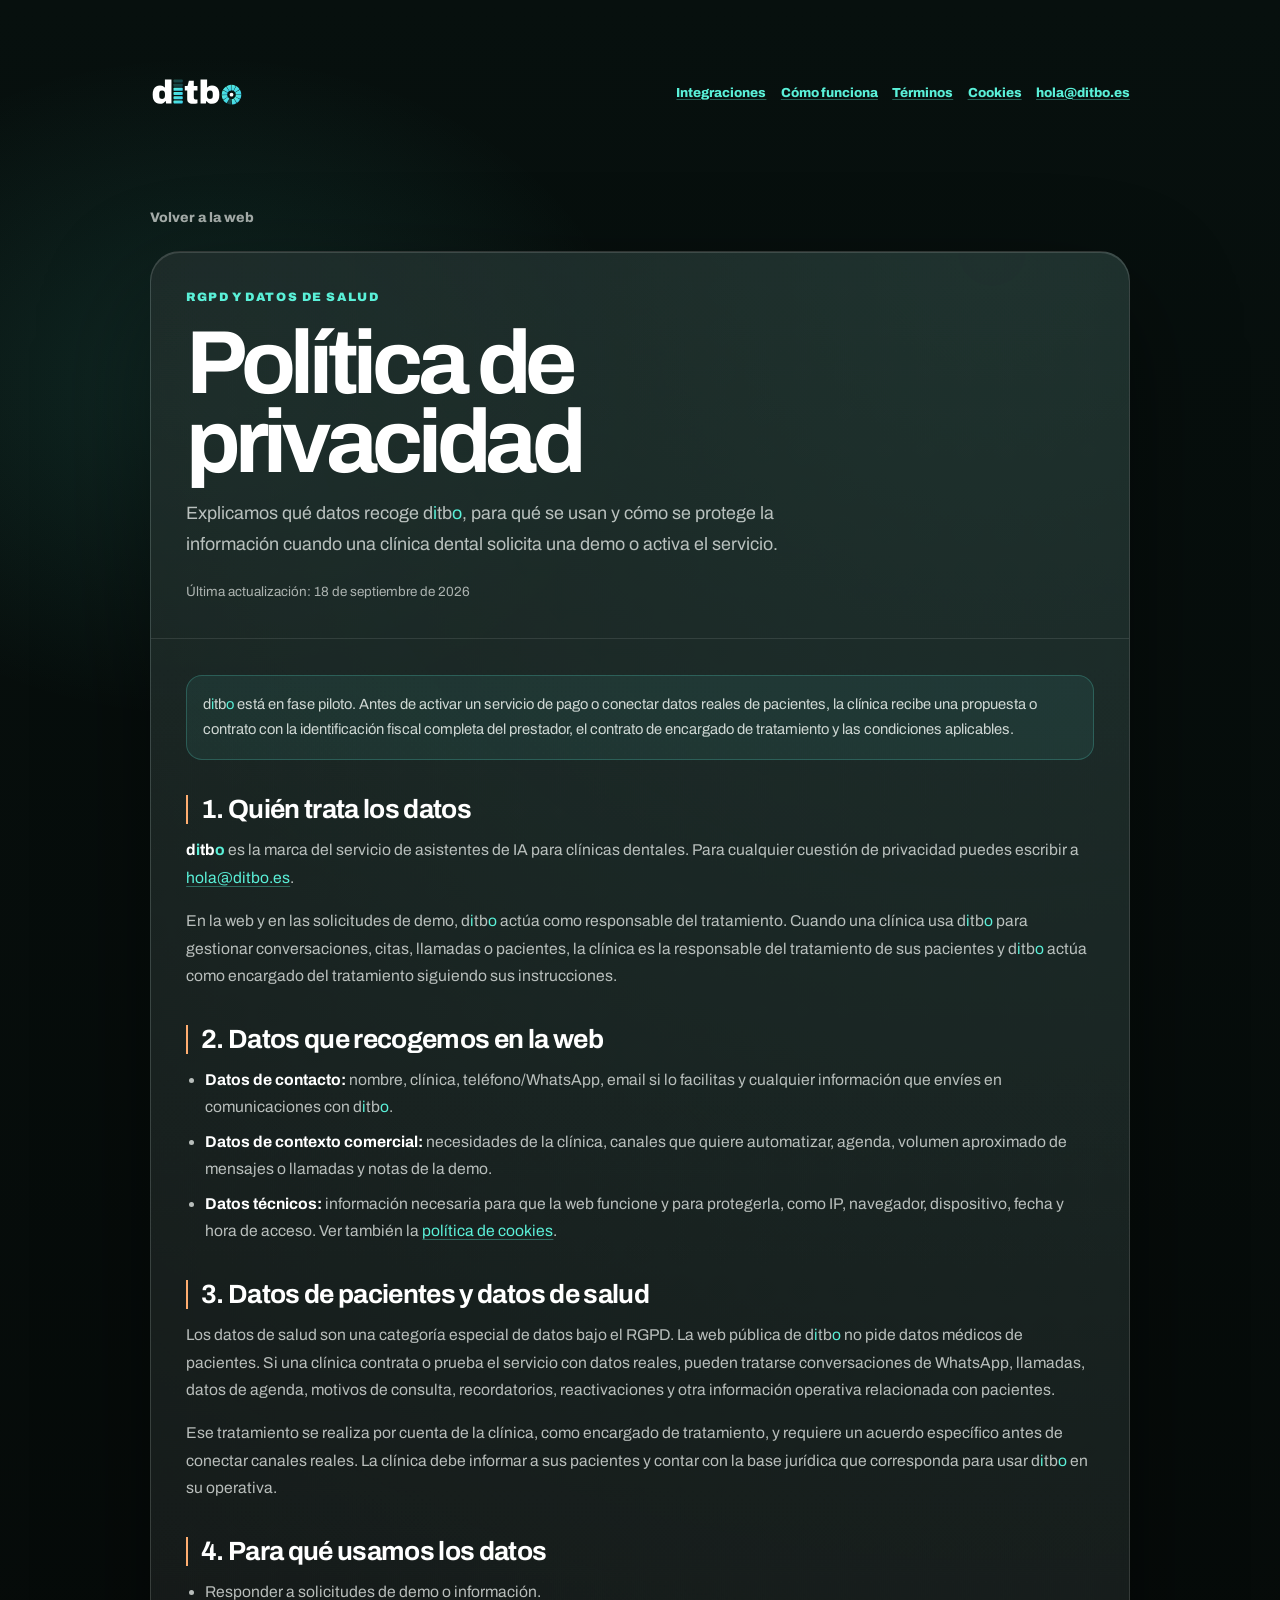
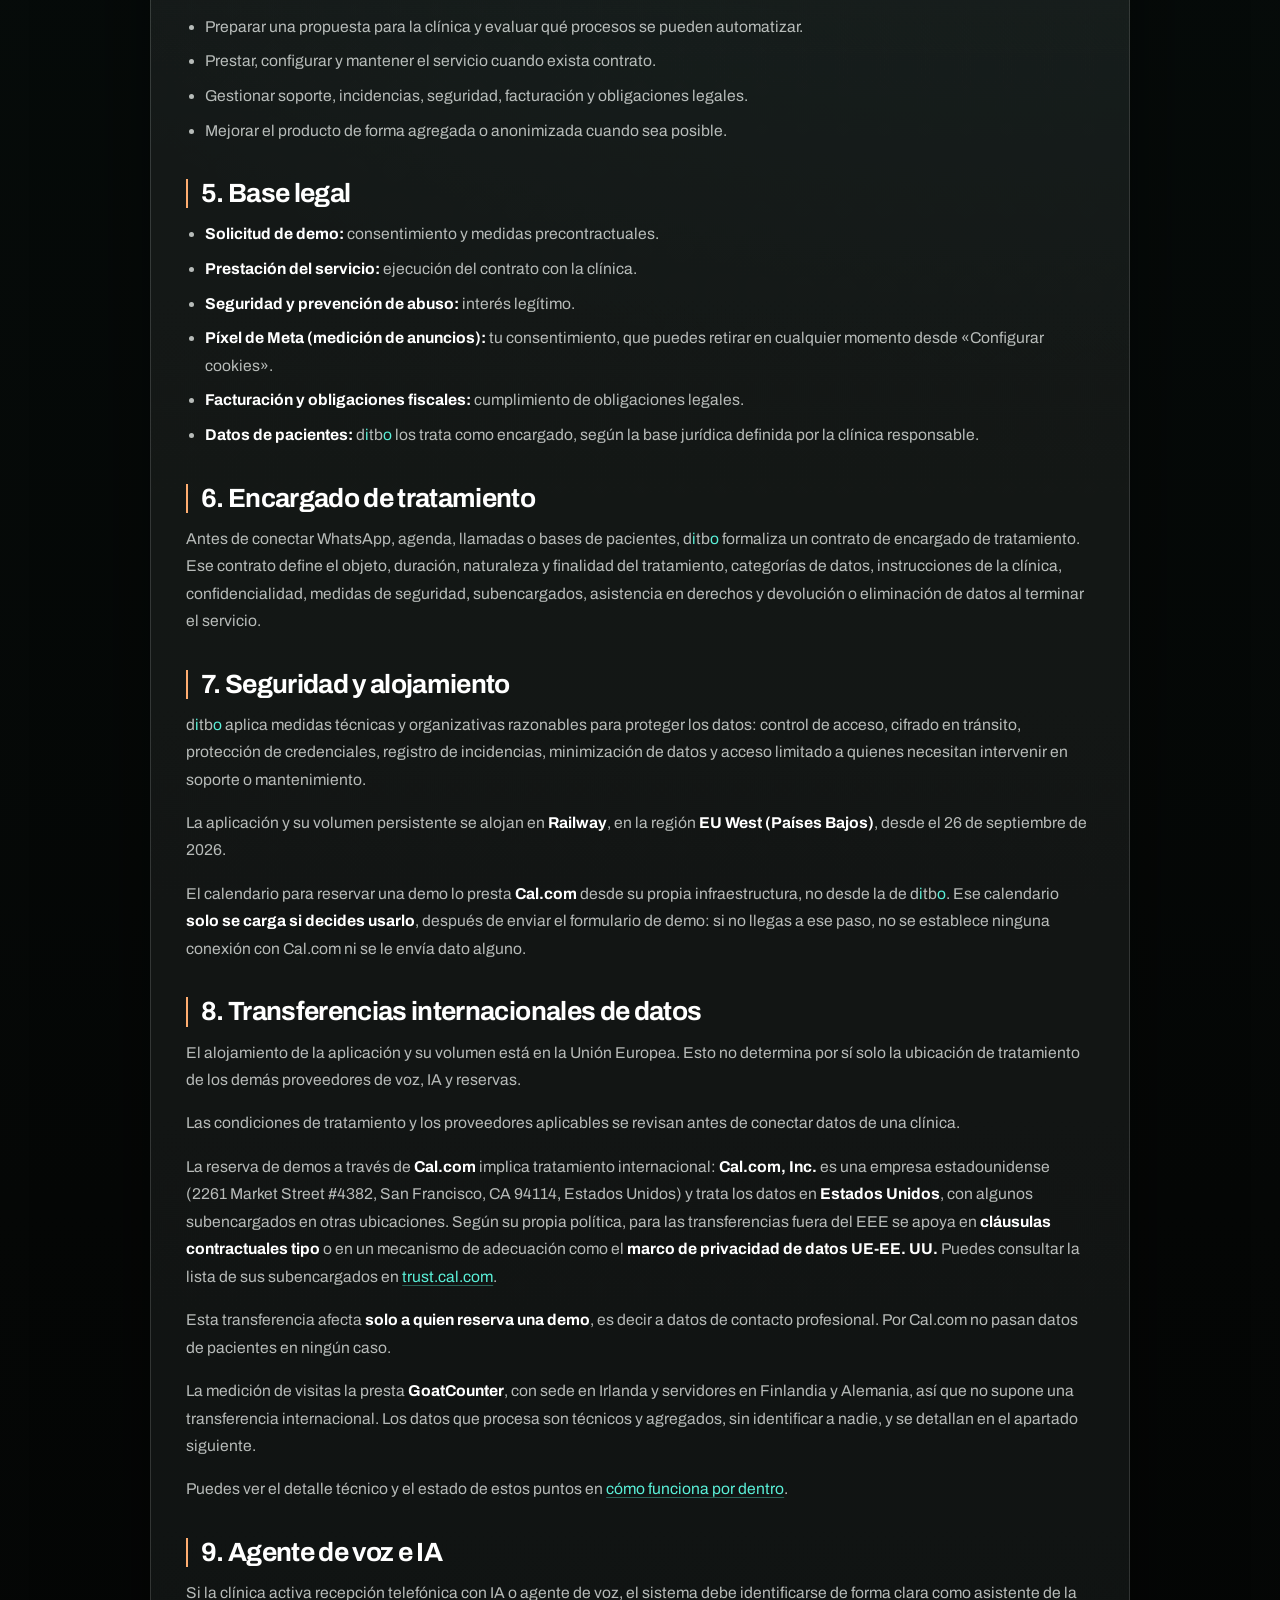
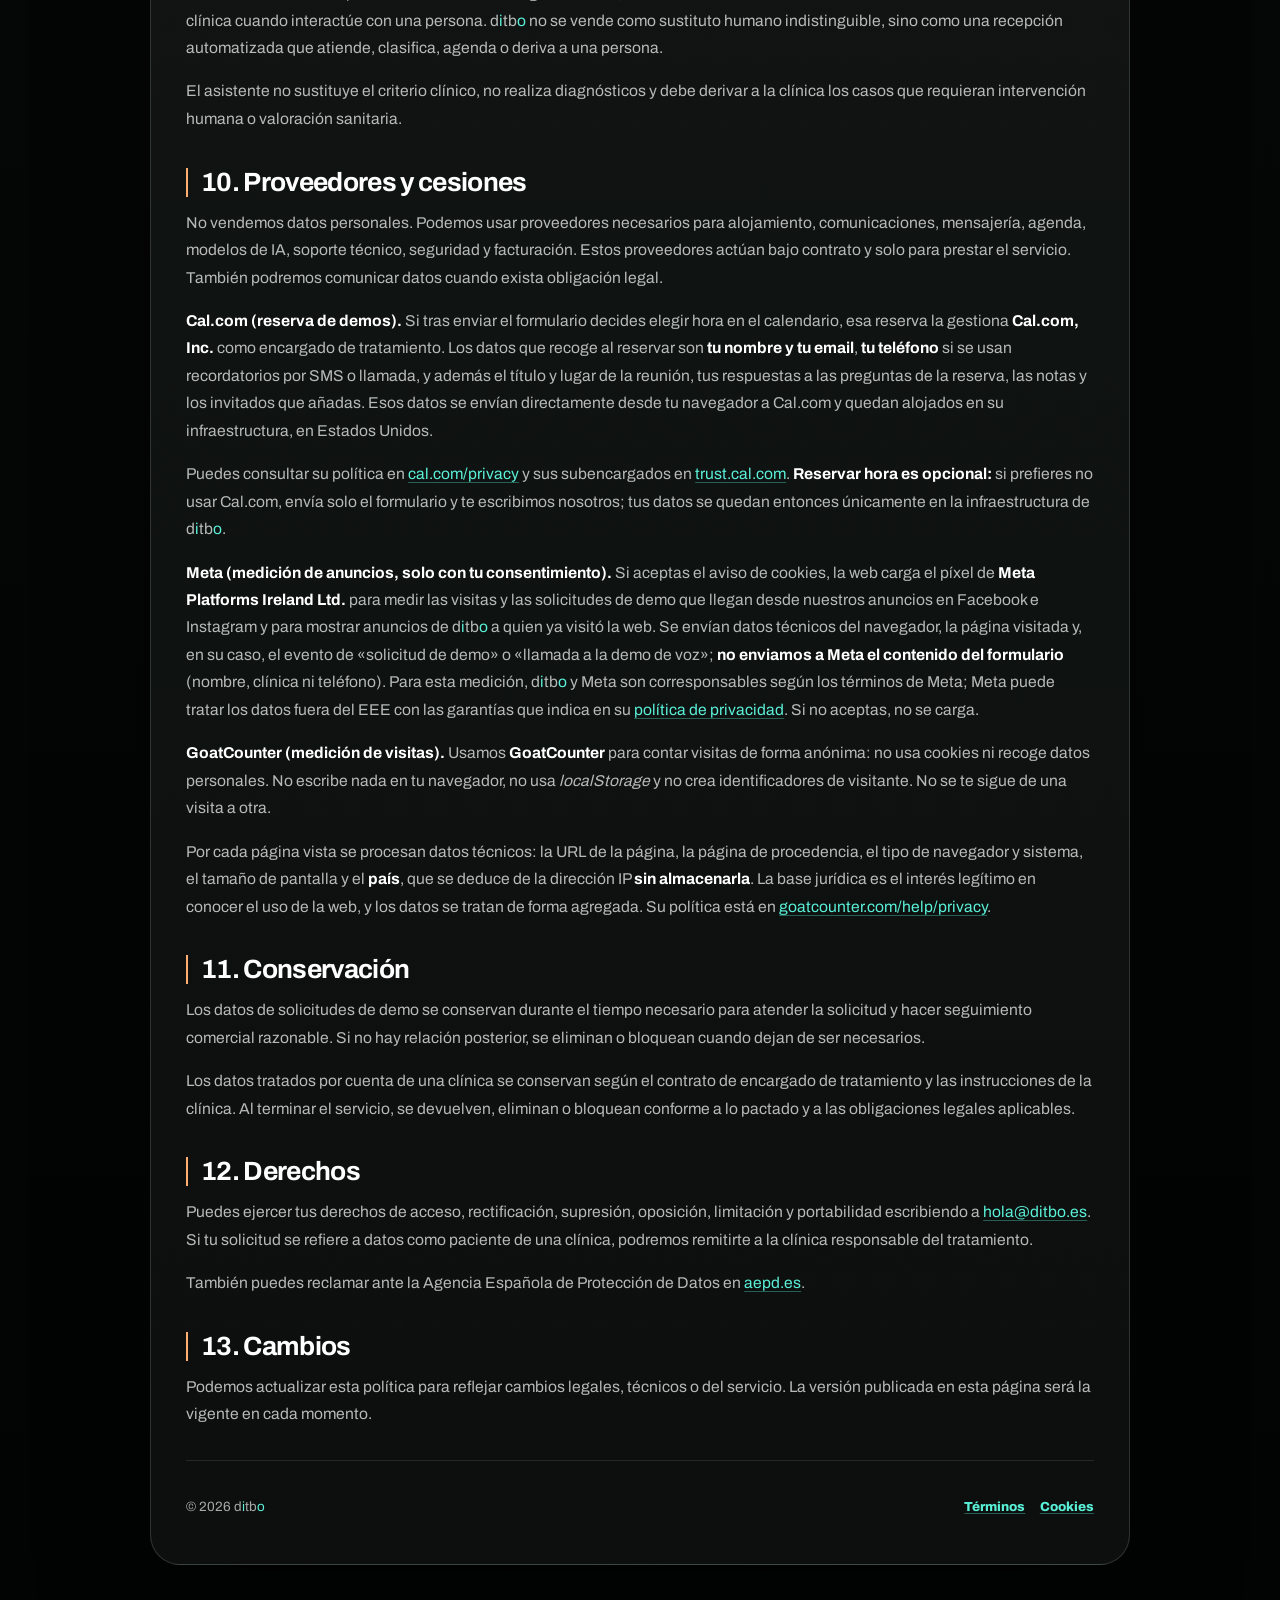
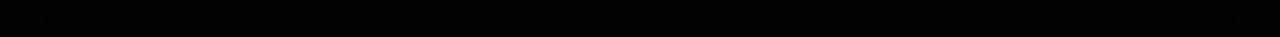
<file: legal/privacidad.html>
<!DOCTYPE html>
<html lang="es">
<head>
  <meta charset="UTF-8">
  <meta name="viewport" content="width=device-width, initial-scale=1.0, viewport-fit=cover">
  <link rel="preload" href="../fonts/archivo-normal-latin.woff2" as="font" type="font/woff2" crossorigin>
  <title>Política de privacidad - ditbo</title>
  <meta name="description" content="Política de privacidad, RGPD y protección de datos de ditbo para clínicas dentales.">
  <meta name="theme-color" content="#050706">
  <meta name="robots" content="noindex, follow">
  <link rel="icon" href="/favicon.ico" sizes="any">
  <link rel="icon" type="image/png" sizes="48x48" href="/assets/brand/favicon-48.png">
  <link rel="icon" type="image/png" sizes="96x96" href="/assets/brand/favicon-96.png">
  <link rel="icon" type="image/png" sizes="144x144" href="/assets/brand/favicon-144.png">
  <link rel="icon" type="image/svg+xml" href="/brand/icono/icono-ditbo.svg">
  <link rel="apple-touch-icon" sizes="180x180" href="/assets/brand/apple-touch-icon.png">
  <link rel="manifest" href="../site.webmanifest">
  <link rel="stylesheet" href="legal.css?v=20261117-marca">
  <link rel="stylesheet" href="../css/fonts.css?v=20260928-mobile-proportions">
  <link rel="stylesheet" href="../css/refresh.css?v=20261117-naranja">
</head>
<body>
  <main class="legal-shell">
    <nav class="legal-nav" aria-label="Legal">
      <a class="brand" href="../index.html" aria-label="ditbo, inicio"><img class="brand-wordmark" src="../brand/logo/logo-ditbo.svg" alt="ditbo" width="2851" height="845"></a>
      <div class="legal-links">
        <a href="../integraciones.html">Integraciones</a>
        <a href="../como-funciona.html">Cómo funciona</a>
        <a href="terminos.html">Términos</a>
        <a href="cookies.html">Cookies</a>
        <a href="mailto:hola@ditbo.es">hola@ditbo.es</a>
      </div>
    </nav>

    <a class="back-link" href="../index.html">Volver a la web</a>

    <article class="legal-doc">
      <header class="legal-head">
        <p class="legal-kicker">RGPD y datos de salud</p>
        <h1>Política de privacidad</h1>
        <p class="legal-lead">Explicamos qué datos recoge <span class="marca">d<span class="b-ai">i</span>tb<span class="b-ai">o</span></span>, para qué se usan y cómo se protege la información cuando una clínica dental solicita una demo o activa el servicio.</p>
        <p class="legal-updated">Última actualización: 18 de septiembre de 2026</p>
      </header>

      <div class="legal-body">
        <p class="notice">
          <span class="marca">d<span class="b-ai">i</span>tb<span class="b-ai">o</span></span> está en fase piloto. Antes de activar un servicio de pago o conectar datos reales de pacientes, la clínica recibe una propuesta o contrato con la identificación fiscal completa del prestador, el contrato de encargado de tratamiento y las condiciones aplicables.
        </p>

        <h2>1. Quién trata los datos</h2>
        <p><strong><span class="marca">d<span class="b-ai">i</span>tb<span class="b-ai">o</span></span></strong> es la marca del servicio de asistentes de IA para clínicas dentales. Para cualquier cuestión de privacidad puedes escribir a <a href="mailto:hola@ditbo.es">hola@ditbo.es</a>.</p>
        <p>En la web y en las solicitudes de demo, <span class="marca">d<span class="b-ai">i</span>tb<span class="b-ai">o</span></span> actúa como responsable del tratamiento. Cuando una clínica usa <span class="marca">d<span class="b-ai">i</span>tb<span class="b-ai">o</span></span> para gestionar conversaciones, citas, llamadas o pacientes, la clínica es la responsable del tratamiento de sus pacientes y <span class="marca">d<span class="b-ai">i</span>tb<span class="b-ai">o</span></span> actúa como encargado del tratamiento siguiendo sus instrucciones.</p>

        <h2>2. Datos que recogemos en la web</h2>
        <ul>
          <li><strong>Datos de contacto:</strong> nombre, clínica, teléfono/WhatsApp, email si lo facilitas y cualquier información que envíes en comunicaciones con <span class="marca">d<span class="b-ai">i</span>tb<span class="b-ai">o</span></span>.</li>
          <li><strong>Datos de contexto comercial:</strong> necesidades de la clínica, canales que quiere automatizar, agenda, volumen aproximado de mensajes o llamadas y notas de la demo.</li>
          <li><strong>Datos técnicos:</strong> información necesaria para que la web funcione y para protegerla, como IP, navegador, dispositivo, fecha y hora de acceso. Ver también la <a href="cookies.html">política de cookies</a>.</li>
        </ul>

        <h2>3. Datos de pacientes y datos de salud</h2>
        <p>Los datos de salud son una categoría especial de datos bajo el RGPD. La web pública de <span class="marca">d<span class="b-ai">i</span>tb<span class="b-ai">o</span></span> no pide datos médicos de pacientes. Si una clínica contrata o prueba el servicio con datos reales, pueden tratarse conversaciones de WhatsApp, llamadas, datos de agenda, motivos de consulta, recordatorios, reactivaciones y otra información operativa relacionada con pacientes.</p>
        <p>Ese tratamiento se realiza por cuenta de la clínica, como encargado de tratamiento, y requiere un acuerdo específico antes de conectar canales reales. La clínica debe informar a sus pacientes y contar con la base jurídica que corresponda para usar <span class="marca">d<span class="b-ai">i</span>tb<span class="b-ai">o</span></span> en su operativa.</p>

        <h2>4. Para qué usamos los datos</h2>
        <ul>
          <li>Responder a solicitudes de demo o información.</li>
          <li>Preparar una propuesta para la clínica y evaluar qué procesos se pueden automatizar.</li>
          <li>Prestar, configurar y mantener el servicio cuando exista contrato.</li>
          <li>Gestionar soporte, incidencias, seguridad, facturación y obligaciones legales.</li>
          <li>Mejorar el producto de forma agregada o anonimizada cuando sea posible.</li>
        </ul>

        <h2>5. Base legal</h2>
        <ul>
          <li><strong>Solicitud de demo:</strong> consentimiento y medidas precontractuales.</li>
          <li><strong>Prestación del servicio:</strong> ejecución del contrato con la clínica.</li>
          <li><strong>Seguridad y prevención de abuso:</strong> interés legítimo.</li>
          <li><strong>Píxel de Meta (medición de anuncios):</strong> tu consentimiento, que puedes retirar en cualquier momento desde «Configurar cookies».</li>
          <li><strong>Facturación y obligaciones fiscales:</strong> cumplimiento de obligaciones legales.</li>
          <li><strong>Datos de pacientes:</strong> <span class="marca">d<span class="b-ai">i</span>tb<span class="b-ai">o</span></span> los trata como encargado, según la base jurídica definida por la clínica responsable.</li>
        </ul>

        <h2>6. Encargado de tratamiento</h2>
        <p>Antes de conectar WhatsApp, agenda, llamadas o bases de pacientes, <span class="marca">d<span class="b-ai">i</span>tb<span class="b-ai">o</span></span> formaliza un contrato de encargado de tratamiento. Ese contrato define el objeto, duración, naturaleza y finalidad del tratamiento, categorías de datos, instrucciones de la clínica, confidencialidad, medidas de seguridad, subencargados, asistencia en derechos y devolución o eliminación de datos al terminar el servicio.</p>

        <h2>7. Seguridad y alojamiento</h2>
        <p><span class="marca">d<span class="b-ai">i</span>tb<span class="b-ai">o</span></span> aplica medidas técnicas y organizativas razonables para proteger los datos: control de acceso, cifrado en tránsito, protección de credenciales, registro de incidencias, minimización de datos y acceso limitado a quienes necesitan intervenir en soporte o mantenimiento.</p>
        <p>La aplicación y su volumen persistente se alojan en <strong>Railway</strong>, en la región <strong>EU West (Países Bajos)</strong>, desde el 26 de septiembre de 2026.</p>
        <p>El calendario para reservar una demo lo presta <strong>Cal.com</strong> desde su propia infraestructura, no desde la de <span class="marca">d<span class="b-ai">i</span>tb<span class="b-ai">o</span></span>. Ese calendario <strong>solo se carga si decides usarlo</strong>, después de enviar el formulario de demo: si no llegas a ese paso, no se establece ninguna conexión con Cal.com ni se le envía dato alguno.</p>

        <h2>8. Transferencias internacionales de datos</h2>
        <p>El alojamiento de la aplicación y su volumen está en la Unión Europea. Esto no determina por sí solo la ubicación de tratamiento de los demás proveedores de voz, IA y reservas.</p>

        <p>Las condiciones de tratamiento y los proveedores aplicables se revisan antes de conectar datos de una clínica.</p>
        <p>La reserva de demos a través de <strong>Cal.com</strong> implica tratamiento internacional: <strong>Cal.com, Inc.</strong> es una empresa estadounidense (2261 Market Street #4382, San Francisco, CA 94114, Estados Unidos) y trata los datos en <strong>Estados Unidos</strong>, con algunos subencargados en otras ubicaciones. Según su propia política, para las transferencias fuera del EEE se apoya en <strong>cláusulas contractuales tipo</strong> o en un mecanismo de adecuación como el <strong>marco de privacidad de datos UE-EE. UU.</strong> Puedes consultar la lista de sus subencargados en <a href="https://trust.cal.com" rel="noopener noreferrer" target="_blank">trust.cal.com</a>.</p>
        <p>Esta transferencia afecta <strong>solo a quien reserva una demo</strong>, es decir a datos de contacto profesional. Por Cal.com no pasan datos de pacientes en ningún caso.</p>
        <p>La medición de visitas la presta <strong>GoatCounter</strong>, con sede en Irlanda y servidores en Finlandia y Alemania, así que no supone una transferencia internacional. Los datos que procesa son técnicos y agregados, sin identificar a nadie, y se detallan en el apartado siguiente.</p>
        <p>Puedes ver el detalle técnico y el estado de estos puntos en <a href="../como-funciona.html">cómo funciona por dentro</a>.</p>

        <h2>9. Agente de voz e IA</h2>
        <p>Si la clínica activa recepción telefónica con IA o agente de voz, el sistema debe identificarse de forma clara como asistente de la clínica cuando interactúe con una persona. <span class="marca">d<span class="b-ai">i</span>tb<span class="b-ai">o</span></span> no se vende como sustituto humano indistinguible, sino como una recepción automatizada que atiende, clasifica, agenda o deriva a una persona.</p>
        <p>El asistente no sustituye el criterio clínico, no realiza diagnósticos y debe derivar a la clínica los casos que requieran intervención humana o valoración sanitaria.</p>

        <h2>10. Proveedores y cesiones</h2>
        <p>No vendemos datos personales. Podemos usar proveedores necesarios para alojamiento, comunicaciones, mensajería, agenda, modelos de IA, soporte técnico, seguridad y facturación. Estos proveedores actúan bajo contrato y solo para prestar el servicio. También podremos comunicar datos cuando exista obligación legal.</p>
        <p><strong>Cal.com (reserva de demos).</strong> Si tras enviar el formulario decides elegir hora en el calendario, esa reserva la gestiona <strong>Cal.com, Inc.</strong> como encargado de tratamiento. Los datos que recoge al reservar son <strong>tu nombre y tu email</strong>, <strong>tu teléfono</strong> si se usan recordatorios por SMS o llamada, y además el título y lugar de la reunión, tus respuestas a las preguntas de la reserva, las notas y los invitados que añadas. Esos datos se envían directamente desde tu navegador a Cal.com y quedan alojados en su infraestructura, en Estados Unidos.</p>
        <p>Puedes consultar su política en <a href="https://cal.com/privacy" rel="noopener noreferrer" target="_blank">cal.com/privacy</a> y sus subencargados en <a href="https://trust.cal.com" rel="noopener noreferrer" target="_blank">trust.cal.com</a>. <strong>Reservar hora es opcional:</strong> si prefieres no usar Cal.com, envía solo el formulario y te escribimos nosotros; tus datos se quedan entonces únicamente en la infraestructura de <span class="marca">d<span class="b-ai">i</span>tb<span class="b-ai">o</span></span>.</p>
        <p><strong>Meta (medición de anuncios, solo con tu consentimiento).</strong> Si aceptas el aviso de cookies, la web carga el píxel de <strong>Meta Platforms Ireland Ltd.</strong> para medir las visitas y las solicitudes de demo que llegan desde nuestros anuncios en Facebook e Instagram y para mostrar anuncios de <span class="marca">d<span class="b-ai">i</span>tb<span class="b-ai">o</span></span> a quien ya visitó la web. Se envían datos técnicos del navegador, la página visitada y, en su caso, el evento de «solicitud de demo» o «llamada a la demo de voz»; <strong>no enviamos a Meta el contenido del formulario</strong> (nombre, clínica ni teléfono). Para esta medición, <span class="marca">d<span class="b-ai">i</span>tb<span class="b-ai">o</span></span> y Meta son corresponsables según los términos de Meta; Meta puede tratar los datos fuera del EEE con las garantías que indica en su <a href="https://www.facebook.com/privacy/policy/" rel="noopener noreferrer" target="_blank">política de privacidad</a>. Si no aceptas, no se carga.</p>
        <p><strong>GoatCounter (medición de visitas).</strong> Usamos <strong>GoatCounter</strong> para contar visitas de forma anónima: no usa cookies ni recoge datos personales. No escribe nada en tu navegador, no usa <em>localStorage</em> y no crea identificadores de visitante. No se te sigue de una visita a otra.</p>
        <p>Por cada página vista se procesan datos técnicos: la URL de la página, la página de procedencia, el tipo de navegador y sistema, el tamaño de pantalla y el <strong>país</strong>, que se deduce de la dirección IP <strong>sin almacenarla</strong>. La base jurídica es el interés legítimo en conocer el uso de la web, y los datos se tratan de forma agregada. Su política está en <a href="https://www.goatcounter.com/help/privacy" rel="noopener noreferrer" target="_blank">goatcounter.com/help/privacy</a>.</p>

        <h2>11. Conservación</h2>
        <p>Los datos de solicitudes de demo se conservan durante el tiempo necesario para atender la solicitud y hacer seguimiento comercial razonable. Si no hay relación posterior, se eliminan o bloquean cuando dejan de ser necesarios.</p>
        <p>Los datos tratados por cuenta de una clínica se conservan según el contrato de encargado de tratamiento y las instrucciones de la clínica. Al terminar el servicio, se devuelven, eliminan o bloquean conforme a lo pactado y a las obligaciones legales aplicables.</p>

        <h2>12. Derechos</h2>
        <p>Puedes ejercer tus derechos de acceso, rectificación, supresión, oposición, limitación y portabilidad escribiendo a <a href="mailto:hola@ditbo.es">hola@ditbo.es</a>. Si tu solicitud se refiere a datos como paciente de una clínica, podremos remitirte a la clínica responsable del tratamiento.</p>
        <p>También puedes reclamar ante la Agencia Española de Protección de Datos en <a href="https://www.aepd.es" target="_blank" rel="noopener">aepd.es</a>.</p>

        <h2>13. Cambios</h2>
        <p>Podemos actualizar esta política para reflejar cambios legales, técnicos o del servicio. La versión publicada en esta página será la vigente en cada momento.</p>

        <footer class="legal-footer">
          <span>© 2026 <span class="marca">d<span class="b-ai">i</span>tb<span class="b-ai">o</span></span></span>
          <div class="legal-links">
            <a href="terminos.html">Términos</a>
            <a href="cookies.html">Cookies</a>
          </div>
        </footer>
      </div>
    </article>
  </main>
<script data-goatcounter="https://aitomat.goatcounter.com/count" async src="//gc.zgo.at/count.js"></script>
<script defer src="/js/consent-pixel.js?v=1"></script>
</body>
</html>
</file>
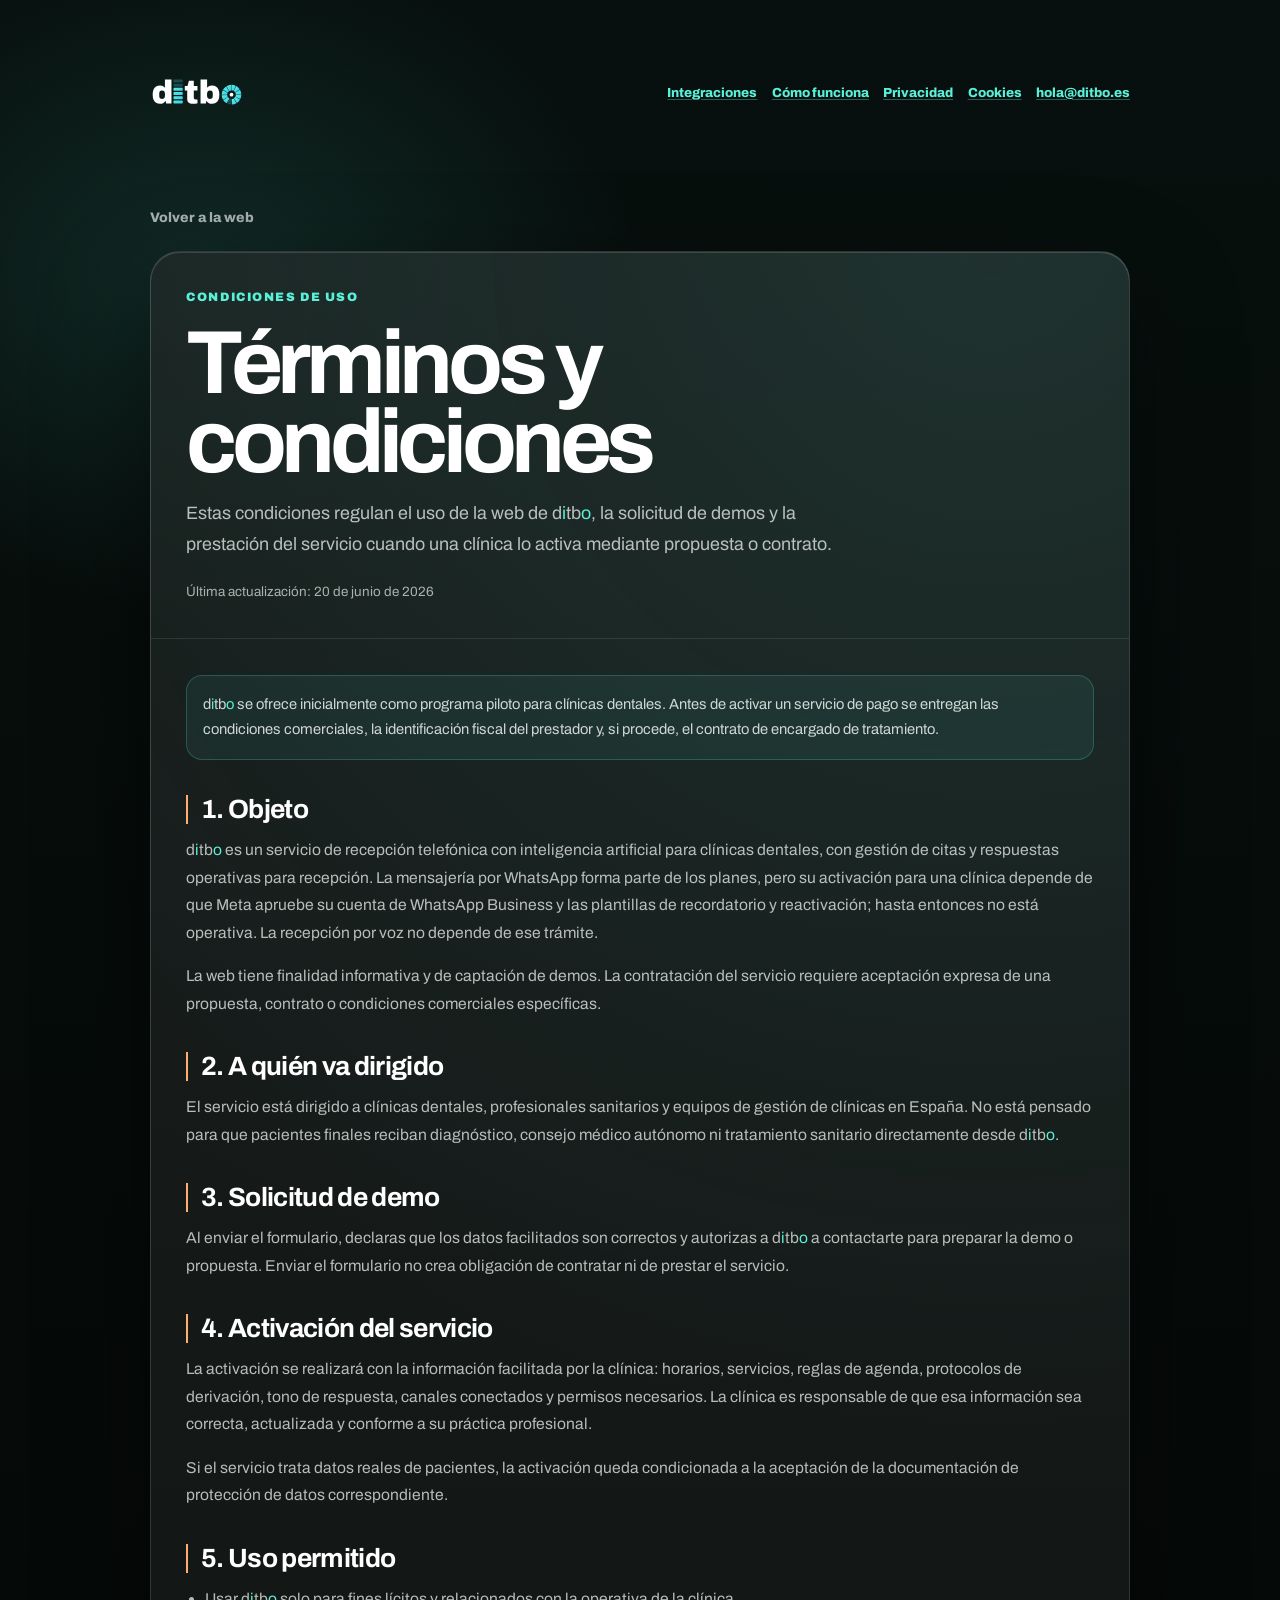
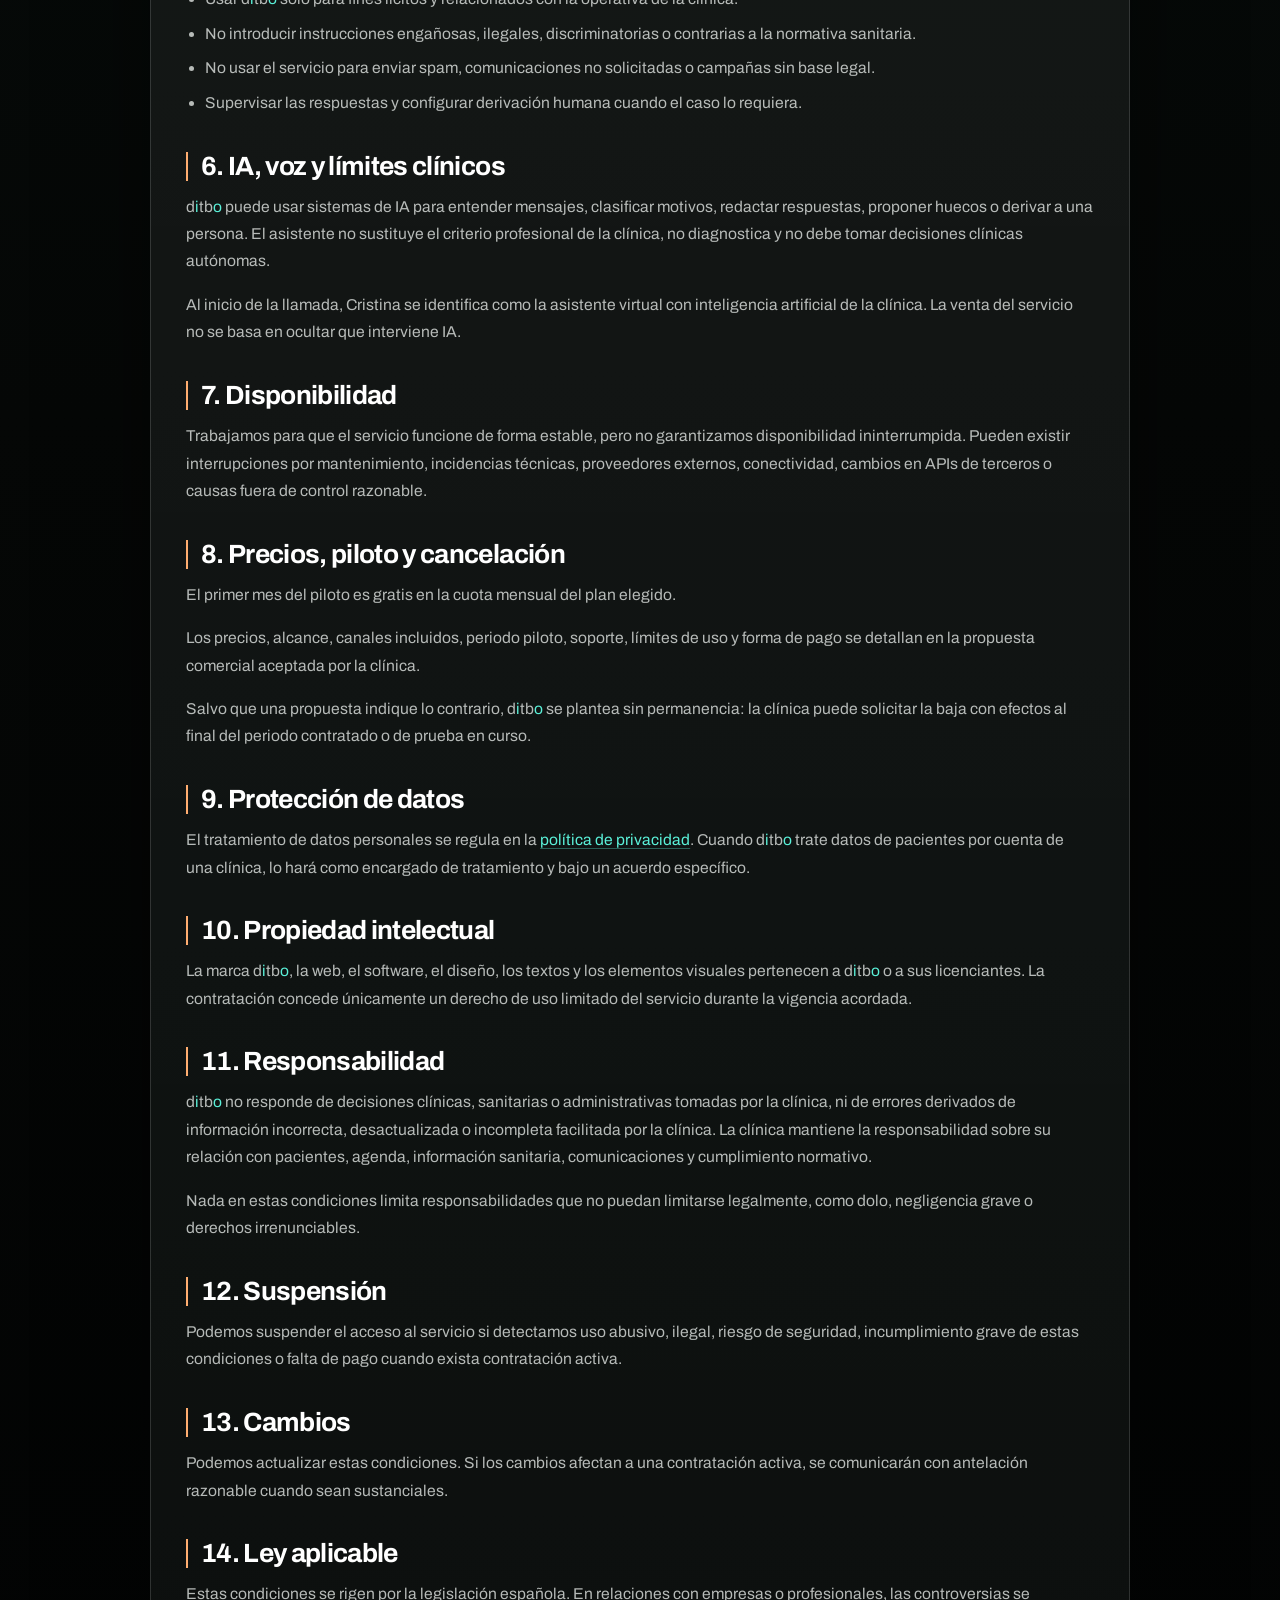
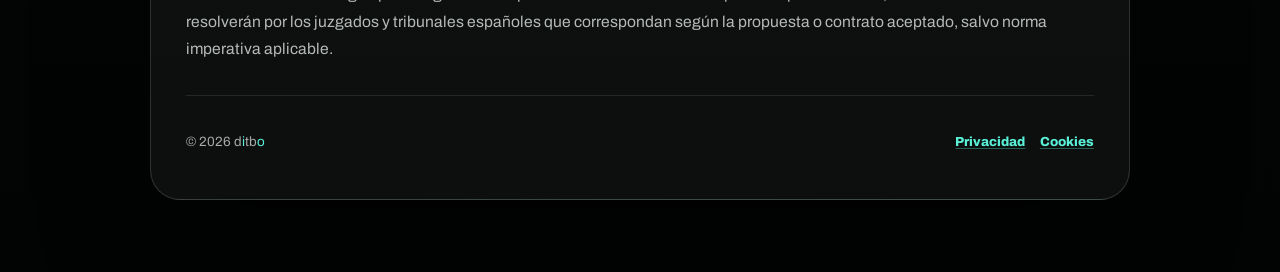
<file: legal/terminos.html>
<!DOCTYPE html>
<html lang="es">
<head>
  <meta charset="UTF-8">
  <meta name="viewport" content="width=device-width, initial-scale=1.0, viewport-fit=cover">
  <link rel="preload" href="../fonts/archivo-normal-latin.woff2" as="font" type="font/woff2" crossorigin>
  <title>Términos y condiciones - ditbo</title>
  <meta name="description" content="Términos y condiciones de uso de ditbo para clínicas dentales.">
  <meta name="theme-color" content="#050706">
  <meta name="robots" content="noindex, follow">
  <link rel="icon" href="/favicon.ico" sizes="any">
  <link rel="icon" type="image/png" sizes="48x48" href="/assets/brand/favicon-48.png">
  <link rel="icon" type="image/png" sizes="96x96" href="/assets/brand/favicon-96.png">
  <link rel="icon" type="image/png" sizes="144x144" href="/assets/brand/favicon-144.png">
  <link rel="icon" type="image/svg+xml" href="/brand/icono/icono-ditbo.svg">
  <link rel="apple-touch-icon" sizes="180x180" href="/assets/brand/apple-touch-icon.png">
  <link rel="manifest" href="../site.webmanifest">
  <link rel="stylesheet" href="legal.css?v=20261117-marca">
  <link rel="stylesheet" href="../css/fonts.css?v=20260928-mobile-proportions">
  <link rel="stylesheet" href="../css/refresh.css?v=20261117-naranja">
</head>
<body>
  <main class="legal-shell">
    <nav class="legal-nav" aria-label="Legal">
      <a class="brand" href="../index.html" aria-label="ditbo, inicio"><img class="brand-wordmark" src="../brand/logo/logo-ditbo.svg" alt="ditbo" width="2851" height="845"></a>
      <div class="legal-links">
        <a href="../integraciones.html">Integraciones</a>
        <a href="../como-funciona.html">Cómo funciona</a>
        <a href="privacidad.html">Privacidad</a>
        <a href="cookies.html">Cookies</a>
        <a href="mailto:hola@ditbo.es">hola@ditbo.es</a>
      </div>
    </nav>

    <a class="back-link" href="../index.html">Volver a la web</a>

    <article class="legal-doc">
      <header class="legal-head">
        <p class="legal-kicker">Condiciones de uso</p>
        <h1>Términos y condiciones</h1>
        <p class="legal-lead">Estas condiciones regulan el uso de la web de <span class="marca">d<span class="b-ai">i</span>tb<span class="b-ai">o</span></span>, la solicitud de demos y la prestación del servicio cuando una clínica lo activa mediante propuesta o contrato.</p>
        <p class="legal-updated">Última actualización: 20 de junio de 2026</p>
      </header>

      <div class="legal-body">
        <p class="notice">
          <span class="marca">d<span class="b-ai">i</span>tb<span class="b-ai">o</span></span> se ofrece inicialmente como programa piloto para clínicas dentales. Antes de activar un servicio de pago se entregan las condiciones comerciales, la identificación fiscal del prestador y, si procede, el contrato de encargado de tratamiento.
        </p>

        <h2>1. Objeto</h2>
        <p><span class="marca">d<span class="b-ai">i</span>tb<span class="b-ai">o</span></span> es un servicio de recepción telefónica con inteligencia artificial para clínicas dentales, con gestión de citas y respuestas operativas para recepción. La mensajería por WhatsApp forma parte de los planes, pero su activación para una clínica depende de que Meta apruebe su cuenta de WhatsApp Business y las plantillas de recordatorio y reactivación; hasta entonces no está operativa. La recepción por voz no depende de ese trámite.</p>
        <p>La web tiene finalidad informativa y de captación de demos. La contratación del servicio requiere aceptación expresa de una propuesta, contrato o condiciones comerciales específicas.</p>

        <h2>2. A quién va dirigido</h2>
        <p>El servicio está dirigido a clínicas dentales, profesionales sanitarios y equipos de gestión de clínicas en España. No está pensado para que pacientes finales reciban diagnóstico, consejo médico autónomo ni tratamiento sanitario directamente desde <span class="marca">d<span class="b-ai">i</span>tb<span class="b-ai">o</span></span>.</p>

        <h2>3. Solicitud de demo</h2>
        <p>Al enviar el formulario, declaras que los datos facilitados son correctos y autorizas a <span class="marca">d<span class="b-ai">i</span>tb<span class="b-ai">o</span></span> a contactarte para preparar la demo o propuesta. Enviar el formulario no crea obligación de contratar ni de prestar el servicio.</p>

        <h2>4. Activación del servicio</h2>
        <p>La activación se realizará con la información facilitada por la clínica: horarios, servicios, reglas de agenda, protocolos de derivación, tono de respuesta, canales conectados y permisos necesarios. La clínica es responsable de que esa información sea correcta, actualizada y conforme a su práctica profesional.</p>
        <p>Si el servicio trata datos reales de pacientes, la activación queda condicionada a la aceptación de la documentación de protección de datos correspondiente.</p>

        <h2>5. Uso permitido</h2>
        <ul>
          <li>Usar <span class="marca">d<span class="b-ai">i</span>tb<span class="b-ai">o</span></span> solo para fines lícitos y relacionados con la operativa de la clínica.</li>
          <li>No introducir instrucciones engañosas, ilegales, discriminatorias o contrarias a la normativa sanitaria.</li>
          <li>No usar el servicio para enviar spam, comunicaciones no solicitadas o campañas sin base legal.</li>
          <li>Supervisar las respuestas y configurar derivación humana cuando el caso lo requiera.</li>
        </ul>

        <h2>6. IA, voz y límites clínicos</h2>
        <p><span class="marca">d<span class="b-ai">i</span>tb<span class="b-ai">o</span></span> puede usar sistemas de IA para entender mensajes, clasificar motivos, redactar respuestas, proponer huecos o derivar a una persona. El asistente no sustituye el criterio profesional de la clínica, no diagnostica y no debe tomar decisiones clínicas autónomas.</p>
        <p>Al inicio de la llamada, Cristina se identifica como la asistente virtual con inteligencia artificial de la clínica. La venta del servicio no se basa en ocultar que interviene IA.</p>

        <h2>7. Disponibilidad</h2>
        <p>Trabajamos para que el servicio funcione de forma estable, pero no garantizamos disponibilidad ininterrumpida. Pueden existir interrupciones por mantenimiento, incidencias técnicas, proveedores externos, conectividad, cambios en APIs de terceros o causas fuera de control razonable.</p>

        <h2>8. Precios, piloto y cancelación</h2>
        <p>El primer mes del piloto es gratis en la cuota mensual del plan elegido.</p>
        <p>Los precios, alcance, canales incluidos, periodo piloto, soporte, límites de uso y forma de pago se detallan en la propuesta comercial aceptada por la clínica.</p>
        <p>Salvo que una propuesta indique lo contrario, <span class="marca">d<span class="b-ai">i</span>tb<span class="b-ai">o</span></span> se plantea sin permanencia: la clínica puede solicitar la baja con efectos al final del periodo contratado o de prueba en curso.</p>

        <h2>9. Protección de datos</h2>
        <p>El tratamiento de datos personales se regula en la <a href="privacidad.html">política de privacidad</a>. Cuando <span class="marca">d<span class="b-ai">i</span>tb<span class="b-ai">o</span></span> trate datos de pacientes por cuenta de una clínica, lo hará como encargado de tratamiento y bajo un acuerdo específico.</p>

        <h2>10. Propiedad intelectual</h2>
        <p>La marca <span class="marca">d<span class="b-ai">i</span>tb<span class="b-ai">o</span></span>, la web, el software, el diseño, los textos y los elementos visuales pertenecen a <span class="marca">d<span class="b-ai">i</span>tb<span class="b-ai">o</span></span> o a sus licenciantes. La contratación concede únicamente un derecho de uso limitado del servicio durante la vigencia acordada.</p>

        <h2>11. Responsabilidad</h2>
        <p><span class="marca">d<span class="b-ai">i</span>tb<span class="b-ai">o</span></span> no responde de decisiones clínicas, sanitarias o administrativas tomadas por la clínica, ni de errores derivados de información incorrecta, desactualizada o incompleta facilitada por la clínica. La clínica mantiene la responsabilidad sobre su relación con pacientes, agenda, información sanitaria, comunicaciones y cumplimiento normativo.</p>
        <p>Nada en estas condiciones limita responsabilidades que no puedan limitarse legalmente, como dolo, negligencia grave o derechos irrenunciables.</p>

        <h2>12. Suspensión</h2>
        <p>Podemos suspender el acceso al servicio si detectamos uso abusivo, ilegal, riesgo de seguridad, incumplimiento grave de estas condiciones o falta de pago cuando exista contratación activa.</p>

        <h2>13. Cambios</h2>
        <p>Podemos actualizar estas condiciones. Si los cambios afectan a una contratación activa, se comunicarán con antelación razonable cuando sean sustanciales.</p>

        <h2>14. Ley aplicable</h2>
        <p>Estas condiciones se rigen por la legislación española. En relaciones con empresas o profesionales, las controversias se resolverán por los juzgados y tribunales españoles que correspondan según la propuesta o contrato aceptado, salvo norma imperativa aplicable.</p>

        <footer class="legal-footer">
          <span>© 2026 <span class="marca">d<span class="b-ai">i</span>tb<span class="b-ai">o</span></span></span>
          <div class="legal-links">
            <a href="privacidad.html">Privacidad</a>
            <a href="cookies.html">Cookies</a>
          </div>
        </footer>
      </div>
    </article>
  </main>
<script data-goatcounter="https://aitomat.goatcounter.com/count" async src="//gc.zgo.at/count.js"></script>
<script defer src="/js/consent-pixel.js?v=1"></script>
</body>
</html>
</file>
<file: features/landing/landing.css>
:root {
  --bg: #050706;
  --glow: 0.15;           /* intensidad del glow del fondo: 1 = original · 0.15 = muy bajo */
  --panel: rgba(255, 255, 255, 0.042);
  --panel-strong: rgba(255, 255, 255, 0.06);
  --ink: #f7fbf8;
  --soft: rgba(247, 251, 248, 0.68);
  --muted: rgba(247, 251, 248, 0.46);
  --line: rgba(255, 255, 255, 0.06);
  --aqua: #5af0d8;
  --cyan: #7be7ff;
  --blue: #3978ff;
  --coral: #ff8066;
  --amber: #f1b64b;
  --green-dark: #0e2b25;
  --radius: 22px;
  --ease: cubic-bezier(0.22, 1, 0.36, 1);
  --focus-ring: 0 0 0 4px rgba(90, 240, 216, 0.18), 0 0 0 1px var(--aqua);
}

* { box-sizing: border-box; }
html { scroll-behavior: smooth; }
body {
  margin: 0;
  background: var(--bg);
  color: var(--ink);
  font-family: Archivo, system-ui, -apple-system, "Segoe UI", sans-serif;
  -webkit-font-smoothing: antialiased;
  overflow-x: hidden;
}

a { color: inherit; text-decoration: none; }
button, input { font: inherit; }
button { color: inherit; }
::selection { background: rgba(90, 240, 216, 0.28); }

:where(a, button, input, summary, [role="tab"], [tabindex]):focus-visible {
  outline: 2px solid var(--aqua);
  outline-offset: 4px;
  box-shadow: var(--focus-ring);
}

.primary-btn:focus-visible,
.secondary-btn:focus-visible,
.nav-cta:focus-visible,
.nav-links a:focus-visible,
.brand:focus-visible,
.faq-list summary:focus-visible,
.os-tab:focus-visible,
.demo-modal-close:focus-visible,
.whatsapp-float:focus-visible {
  border-radius: 999px;
}

.skip-link {
  position: fixed;
  top: 1rem;
  left: 1rem;
  z-index: 500;
  padding: 0.75rem 1rem;
  border-radius: 999px;
  background: #fff;
  color: #06100e;
  transform: translateY(-150%);
}
.skip-link:focus { transform: translateY(0); }

.ambient {
  position: fixed;
  inset: 0;
  z-index: 0;
  pointer-events: none;
  overflow: hidden;
  background:
    radial-gradient(900px 520px at 68% -12%, rgb(57 120 255 / calc(0.2 * var(--glow))), transparent 62%),
    radial-gradient(680px 520px at 18% 12%, rgb(90 240 216 / calc(0.13 * var(--glow))), transparent 64%),
    linear-gradient(180deg, #07100e 0%, #050706 58%, #020303 100%);
  /* OJO: nada de mask-image aqui. Una mascara sobre este contenedor obliga a
     rasterizar el grupo entero en el hilo principal, y entonces las capas
     animadas de dentro (aurora, haz) dejan de componerse en GPU. El
     difuminado del perimetro lo hace .ambient-tint con un degradado normal,
     que se pinta una vez y no vuelve a costar. */
}
.ambient-video {
  position: absolute;
  top: -8%;
  left: -4%;
  width: 108%;
  height: 116%;
  object-fit: cover;
  opacity: 0.78;
  transform: translate3d(0, 0, 0);
  will-change: transform;
  -webkit-mask-image: radial-gradient(ellipse 74% 72% at 47% 34%, #000 0 55%, rgba(0,0,0,0.62) 66%, transparent 80%);
  mask-image: radial-gradient(ellipse 74% 72% at 47% 34%, #000 0 55%, rgba(0,0,0,0.62) 66%, transparent 80%);
}
.ambient::after {
  content: "";
  position: absolute;
  inset: 0;
  background:
    linear-gradient(90deg, rgba(2,3,3,0.86) 0%, transparent 16%, transparent 76%, rgba(2,3,3,0.94) 100%),
    linear-gradient(180deg, rgba(2,3,3,0.16), transparent 30%, rgba(2,3,3,0.68) 100%);
  pointer-events: none;
}
.ambient-grid {
  position: absolute;
  inset: 0;
  opacity: 0.24;
  background-image:
    linear-gradient(rgba(255,255,255,0.055) 1px, transparent 1px),
    linear-gradient(90deg, rgba(255,255,255,0.045) 1px, transparent 1px);
  background-size: 84px 84px;
  mask-image: linear-gradient(180deg, #000 0%, transparent 72%);
}
.ambient-tint {
  position: absolute;
  inset: 0;
  background:
    radial-gradient(90% 70% at 54% -10%, rgba(5,7,6,0.08), rgba(5,7,6,0.68) 70%),
    linear-gradient(180deg, rgba(5,7,6,0.1) 0%, rgba(5,7,6,0.42) 42%, rgba(5,7,6,0.86) 100%);
}
.ambient-beam {
  position: absolute;
  left: 50%;
  top: -32%;
  width: 44rem;
  height: 44rem;
  transform: translateX(-50%) rotate(24deg);
  background: conic-gradient(from 180deg, transparent 0 28%, rgba(90,240,216,0.12), transparent 48% 100%);
  opacity: var(--glow);
}
.ambient-particles {
  position: absolute;
  inset: 0;
  width: 100%;
  height: 100%;
  opacity: 0.42;
}

main,
.site-footer { position: relative; z-index: 2; }

.site-nav {
  position: fixed;
  top: 0.85rem;
  left: 50%;
  z-index: 320;
  transform: translateX(-50%);
  width: min(calc(100% - 2rem), 1060px);
  min-height: 56px;
  display: flex;
  align-items: center;
  justify-content: space-between;
  gap: 1rem;
  padding: 0.4rem 0.45rem 0.4rem 1rem;
  border: 1px solid rgba(255,255,255,0.04);
  border-radius: 999px;
  background:
    linear-gradient(180deg, rgba(255,255,255,0.11), rgba(255,255,255,0.035)),
    rgba(5, 7, 6, 0.88);
  backdrop-filter: blur(26px) saturate(175%);
  -webkit-backdrop-filter: blur(26px) saturate(175%);
  box-shadow:
    0 18px 54px rgba(0,0,0,0.56),
    0 0 0 1px rgba(90,240,216,0.04),
    inset 0 1px 0 rgba(255,255,255,0.05);
  transition: background 0.3s var(--ease), border-color 0.3s var(--ease), box-shadow 0.3s var(--ease), top 0.3s var(--ease);
}
.site-nav.scrolled {
  top: 0.6rem;
  border-color: rgba(255,255,255,0.04);
  background: rgba(6, 9, 8, 0.94);
  box-shadow:
    0 16px 44px rgba(0,0,0,0.55),
    0 0 0 1px rgba(90,240,216,0.07),
    inset 0 1px 0 rgba(255,255,255,0.05);
}
.scroll-progress {
  position: fixed;
  top: 0;
  left: 0;
  z-index: 340;
  width: var(--scroll-progress, 0%);
  height: 2px;
  background: linear-gradient(90deg, var(--aqua), var(--cyan), var(--blue));
  box-shadow: 0 0 22px rgba(90,240,216,0.55);
  pointer-events: none;
}
.brand {
  display: inline-flex;
  align-items: baseline;
  gap: 0.12em;
  font-family: Archivo, system-ui, sans-serif;
  font-size: 1.65rem;
  line-height: 1;
  white-space: nowrap;
}
.brand .b-ai {
  color: var(--aqua);
  font-family: Archivo, system-ui, sans-serif;
  font-weight: 900;
  font-size: 0.82em;
  letter-spacing: -0.025em;
}
.brand-sep {
  display: inline-block;
  width: 1.5px;
  height: 0.62em;
  border-radius: 999px;
  background: linear-gradient(180deg, transparent, var(--aqua) 25%, var(--aqua) 75%, transparent);
  opacity: 0.7;
  transform: translateY(0.04em);
}
.brand-rest {
  color: currentColor;
}
.brand .b-dot {
  color: var(--aqua);
  font-family: Archivo, system-ui, sans-serif;
  font-weight: 900;
  font-size: 0.62em;
  padding: 0 0.1em;
  vertical-align: 0.12em;
}
/* Marca en texto (cabeceras, OS, inbox): «i» y «o» en aqua; hereda peso y fuente. */
.b-ai { color: var(--aqua); }
.b-dot {
  color: var(--aqua);
  font-weight: 900;
  padding: 0 0.08em;
}
.nav-links {
  display: flex;
  gap: 0.2rem;
  padding: 0.28rem;
  border: 1px solid rgba(255,255,255,0.04);
  border-radius: 999px;
  background: rgba(255,255,255,0.055);
  color: var(--soft);
  font-size: 0.72rem;
  font-weight: 800;
  letter-spacing: 0.08em;
  text-transform: uppercase;
}
.nav-links a {
  min-height: 32px;
  display: inline-flex;
  align-items: center;
  padding: 0 0.75rem;
  border-radius: 999px;
}
.nav-links a,
.site-footer a { transition: color 0.2s var(--ease); }
.nav-links a:hover,
.site-footer a:hover { color: #fff; }
/* El pie repite la accion principal de la barra. Se marca con el aqua de marca
   para que se lea como accion y no como una pagina mas de la lista. */
.site-footer a.footer-demo { color: var(--aqua); }
.site-footer a.footer-demo:hover { color: var(--cyan); }
.nav-links a:hover {
  background: rgba(255,255,255,0.08);
}
.nav-cta {
  display: inline-flex;
  align-items: center;
  justify-content: center;
  min-height: 42px;
  padding: 0 1.15rem;
  border-radius: 999px;
  background: #f5f2e7;
  color: #050706;
  font-size: 0.78rem;
  font-weight: 900;
}
/* Botón hamburguesa: solo en móvil (se activa en la media query). */
.nav-toggle {
  display: none;
  flex-direction: column;
  align-items: center;
  justify-content: center;
  gap: 4px;
  width: 42px;
  height: 42px;
  flex: 0 0 auto;
  border-radius: 999px;
  border: 1px solid rgba(255,255,255,0.09);
  background: rgba(255,255,255,0.06);
  cursor: pointer;
  -webkit-tap-highlight-color: transparent;
}
.nav-toggle-bar {
  width: 18px;
  height: 2px;
  border-radius: 2px;
  background: #eef4fb;
  transition: transform 0.28s var(--ease), opacity 0.2s var(--ease);
}
.site-nav.menu-open .nav-toggle-bar:nth-child(1) { transform: translateY(6px) rotate(45deg); }
.site-nav.menu-open .nav-toggle-bar:nth-child(2) { opacity: 0; }
.site-nav.menu-open .nav-toggle-bar:nth-child(3) { transform: translateY(-6px) rotate(-45deg); }

.hero,
.audit-section,
.discovery-section,
.voice-section,
.story-section,
.ops-section,
.inbox-section,
.commercial-section,
.faq-section,
.cta-section,
.site-footer {
  width: min(calc(100% - 2rem), 1130px);
  margin: 0 auto;
}
#inicio,
#proceso,
#voz,
#flujo,
#inbox,
#precio,
#faq,
#contacto {
  scroll-margin-top: 7rem;
}

.eyebrow {
  display: inline-flex;
  align-items: center;
  gap: 0.7rem;
  margin: 0 0 1.25rem;
  color: var(--aqua);
  font-size: 0.78rem;
  font-weight: 900;
  letter-spacing: 0.13em;
  text-transform: uppercase;
}
.eyebrow span {
  width: 8px;
  height: 8px;
  border-radius: 999px;
  background: var(--aqua);
  box-shadow: 0 0 20px rgba(90,240,216,0.8);
}

h1,
h2,
h3,
p { margin-top: 0; }
h1 {
  max-width: 10.5ch;
  margin-bottom: 1.15rem;
  font-size: clamp(4rem, 11vw, 8.8rem);
  line-height: 0.82;
  letter-spacing: -0.075em;
  font-weight: 900;
}
h2 {
  margin-bottom: 1rem;
  font-size: clamp(2.4rem, 6vw, 5rem);
  line-height: 0.9;
  letter-spacing: -0.058em;
  font-weight: 900;
}
h3 {
  margin-bottom: 0.55rem;
  font-size: clamp(1.35rem, 2.5vw, 2rem);
  line-height: 1;
  letter-spacing: -0.04em;
}

.hero {
  position: relative;
  min-height: 100svh;
  display: grid;
  align-items: center;
  justify-items: center;
  text-align: center;
  padding: 8rem 0 6rem;
  overflow: hidden;
  --spotlight-x: 50%;
  --spotlight-y: 36%;
}
.hero-copy {
  position: relative;
  z-index: 2;
  max-width: 900px;
}
.hero-spotlight {
  position: absolute;
  z-index: 1;
  inset: -24% -18%;
  background:
    radial-gradient(circle at var(--spotlight-x) var(--spotlight-y), rgba(247,251,248,0.18), transparent 11rem),
    radial-gradient(circle at calc(var(--spotlight-x) + 8%) calc(var(--spotlight-y) + 12%), rgba(90,240,216,0.14), transparent 16rem);
  display: none; /* brillo que seguía al ratón en el hero: retirado a petición */
  opacity: calc(0.72 * var(--glow));
  mix-blend-mode: screen;
  pointer-events: none;
  transition: opacity 0.25s var(--ease);
}
.hero-spline-field {
  position: absolute;
  z-index: 1;
  right: max(-5vw, -4rem);
  top: 17%;
  width: min(46vw, 42rem);
  aspect-ratio: 1;
  pointer-events: none;
  perspective: 900px;
  opacity: 0.8;
  filter: drop-shadow(0 40px 120px rgba(0,0,0,0.55));
}
.hero-spline-field::before,
.hero-spline-field::after {
  content: "";
  position: absolute;
  inset: 14%;
  border: 1px solid rgba(90,240,216,0.12);
  border-radius: 50%;
  transform: rotateX(68deg) rotateZ(-24deg);
}
.hero-spline-field::after {
  inset: 24%;
  border-color: rgba(57,120,255,0.16);
  transform: rotateX(64deg) rotateZ(34deg);
}
.spline-ring,
.spline-core,
.spline-node {
  position: absolute;
  display: block;
  border-radius: 50%;
}
.spline-ring {
  inset: 10%;
  border: 1px solid rgba(255,255,255,0.04);
  transform-style: preserve-3d;
  animation: splineDrift 18s linear infinite;
}
.spline-ring.ring-a {
  box-shadow: inset 0 0 42px rgba(90,240,216,0.08), 0 0 60px rgba(90,240,216,0.08);
}
.spline-ring.ring-b {
  inset: 25%;
  border-color: rgba(90,240,216,0.2);
  transform: rotateX(74deg) rotateZ(42deg);
  animation-duration: 23s;
  animation-direction: reverse;
}
.spline-core {
  left: 41%;
  top: 37%;
  width: 19%;
  aspect-ratio: 1;
  background:
    radial-gradient(circle at 34% 24%, #f7fbf8, rgba(90,240,216,0.92) 24%, rgba(57,120,255,0.56) 54%, rgba(5,7,6,0.08) 72%);
  box-shadow:
    0 0 46px rgba(90,240,216,0.42),
    0 0 120px rgba(57,120,255,0.22);
  animation: splineFloat 6s var(--ease) infinite alternate;
}
.spline-node {
  width: 0.55rem;
  height: 0.55rem;
  background: var(--aqua);
  box-shadow: 0 0 18px rgba(90,240,216,0.75);
}
.spline-node.node-a { left: 21%; top: 34%; }
.spline-node.node-b { right: 18%; top: 52%; background: #f7fbf8; }
.spline-node.node-c { left: 48%; bottom: 17%; background: var(--blue); }
@keyframes splineDrift {
  from { transform: rotateX(67deg) rotateZ(0deg); }
  to { transform: rotateX(67deg) rotateZ(360deg); }
}
@keyframes splineFloat {
  from { transform: translate3d(-8px, 8px, 0) scale(0.96); }
  to { transform: translate3d(10px, -12px, 0) scale(1.05); }
}
.hero .eyebrow { margin-bottom: 1.7rem; }
.section-skill {
  display: inline-flex;
  align-items: center;
  width: max-content;
  min-height: 30px;
  margin: 0 0 1rem;
  padding: 0 0.72rem;
  border: 1px solid rgba(90,240,216,0.18);
  border-radius: 999px;
  background:
    linear-gradient(90deg, rgba(90,240,216,0.1), rgba(57,120,255,0.06)),
    rgba(255,255,255,0.035);
  color: rgba(232,252,248,0.8);
  font-size: 0.68rem;
  font-weight: 900;
  letter-spacing: 0.08em;
  line-height: 1;
  text-transform: uppercase;
  box-shadow: inset 0 1px 0 rgba(255,255,255,0.05);
}
.hero .section-skill,
.section-copy.center .section-skill,
.story-intro .section-skill {
  margin-inline: auto;
}
.hero h1 {
  max-width: 11.4ch;
  margin-inline: auto;
  /* 0.88 apretaba tanto que las tildes de "clinica" tocaban la linea de
     arriba. Se suelta el interlineado y se baja el cuerpo: el bloque no crece,
     pero respira. */
  font-size: clamp(3.6rem, 9.6vw, 7.6rem);
  line-height: 0.96;
  text-wrap: balance;
}
.hero h1 span {
  display: block;
  font-family: Archivo, system-ui, sans-serif;
  font-style: italic;
  font-weight: 400;
  line-height: 0.92;
  letter-spacing: -0.045em;
  color: var(--aqua);
}
.hero h1 .shiny {
  background-image: linear-gradient(110deg, #0b1a24 0%, #5af0d8 22%, #f7fbf8 44%, #7be7ff 58%, #3978ff 72%, #5af0d8 100%);
  background-size: 220% auto;
  -webkit-background-clip: text;
  background-clip: text;
  color: transparent;
  -webkit-text-fill-color: transparent;
  animation: shinyText 5.8s linear infinite;
  /* OJO: nada de text-shadow aquí. En Safari/WebKit (todos los iPhone),
     text-shadow + background-clip:text pinta el degradado SIN recortar y
     cubre el hero con un bloque blanco gigante. */
}
@keyframes shinyText {
  from { background-position: -180% center; }
  to { background-position: 180% center; }
}
.hero-rotator {
  display: inline-flex;
  align-items: center;
  justify-content: center;
  gap: 0.52rem;
  min-height: 46px;
  margin: 0.95rem auto 1.35rem;
  padding: 0.34rem 0.46rem 0.34rem 0.72rem;
  border: 1px solid rgba(255,255,255,0.04);
  border-radius: 999px;
  background:
    linear-gradient(180deg, rgba(255,255,255,0.08), rgba(255,255,255,0.028)),
    rgba(5,9,8,0.56);
  box-shadow: inset 0 1px 0 rgba(255,255,255,0.05);
}
.hero-rotator-label {
  color: rgba(247,251,248,0.74);
  font-size: 0.82rem;
  font-weight: 900;
}
.hero-rotator-window {
  position: relative;
  display: inline-grid;
  place-items: center;
  min-width: min(70vw, 13.6rem);
  height: 34px;
  padding: 0 0.85rem;
  border-radius: 999px;
  background: rgba(90,240,216,0.11);
  color: var(--aqua);
  overflow: hidden;
}
.hero-rotator-word {
  position: absolute;
  inset: 0;
  display: inline-flex;
  align-items: center;
  justify-content: center;
  padding: 0 0.7rem;
  opacity: 0;
  transform: translateY(110%);
  color: var(--aqua);
  font-size: 0.92rem;
  font-weight: 950;
  white-space: nowrap;
  transition: opacity 0.52s var(--ease), transform 0.52s var(--ease);
}
.hero-rotator-word.is-active {
  opacity: 1;
  transform: translateY(0);
}
.hero-rotator-word.is-exiting {
  opacity: 0;
  transform: translateY(-110%);
}
.hero-lead,
.section-copy p,
.voice-copy p,
.ops-panel p,
.price-panel p,
.pilot-panel p,
.cta-copy p {
  color: var(--soft);
  font-size: clamp(1rem, 1.8vw, 1.16rem);
  line-height: 1.6;
}
.hero-lead { max-width: 43rem; margin: 0 auto 2rem; }
.hero-actions {
  display: flex;
  flex-wrap: wrap;
  gap: 0.75rem;
  margin-bottom: 1.4rem;
  justify-content: center;
}
.hero-fast-path {
  display: flex;
  flex-wrap: wrap;
  justify-content: center;
  gap: 0.65rem;
  margin: -0.2rem auto 0.6rem;
}
.hero-fast-path a {
  display: inline-flex;
  align-items: center;
  min-height: 34px;
  padding: 0 0.85rem;
  border: 1px solid rgba(255,255,255,0.04);
  border-radius: 999px;
  background: rgba(255,255,255,0.035);
  color: rgba(247,251,248,0.72);
  font-size: 0.76rem;
  font-weight: 850;
}
.hero-fast-path a:hover {
  color: #fff;
  border-color: rgba(90,240,216,0.28);
  background: rgba(90,240,216,0.08);
}
.hero-cue {
  display: inline-flex;
  align-items: center;
  gap: 0.55rem;
  margin-top: 1.4rem;
  color: rgba(255,255,255,0.56);
  font-size: 0.76rem;
  font-weight: 900;
  letter-spacing: 0.14em;
  text-transform: uppercase;
}
.hero-cue::before {
  display: none;
}
.hero-cue::after {
  content: "";
  width: 7px;
  height: 7px;
  border-right: 1px solid var(--aqua);
  border-bottom: 1px solid var(--aqua);
  transform: rotate(45deg) translateY(-2px);
}
.primary-btn,
.secondary-btn {
  display: inline-flex;
  align-items: center;
  justify-content: center;
  min-height: 48px;
  padding: 0 1.25rem;
  border: 0;
  border-radius: 999px;
  font-size: 0.86rem;
  font-weight: 900;
  cursor: pointer;
  transition: transform 0.2s var(--ease), background 0.2s var(--ease), border-color 0.2s var(--ease);
}
.primary-btn {
  background: #f5f2e7;
  color: #050706;
}
.secondary-btn {
  border: 1px solid var(--line);
  background: rgba(255,255,255,0.04);
  color: #fff;
}
.primary-btn:hover,
.secondary-btn:hover { transform: translateY(-1px); }
.secondary-btn:hover { background: rgba(255,255,255,0.08); }
.primary-btn-full { width: 100%; }
.phone {
  position: relative;
  width: min(100%, 338px);
  min-height: 610px;
  padding: 0.96rem;
  display: flex;
  flex-direction: column;
  border: 4px solid rgba(238,244,241,0.24);
  border-radius: 58px;
  background:
    linear-gradient(180deg, rgba(232,226,210,0.34), transparent 8%, transparent 91%, rgba(246,235,205,0.2)),
    linear-gradient(90deg, rgba(255,255,255,0.2), transparent 7%, transparent 93%, rgba(255,255,255,0.16)),
    linear-gradient(145deg, rgba(255,255,255,0.18), rgba(255,255,255,0.035) 34%, rgba(0,0,0,0.36)),
    #090d0c;
  box-shadow:
    0 54px 130px rgba(0,0,0,0.68),
    0 0 0 12px rgba(0,0,0,0.56),
    0 0 0 17px rgba(255,255,255,0.08),
    inset 0 1px 0 rgba(255,255,255,0.28),
    inset 0 -18px 42px rgba(0,0,0,0.28);
  transform-style: preserve-3d;
  will-change: transform;
}
.phone::before {
  content: "";
  position: absolute;
  inset: 0.58rem;
  border-radius: 48px;
  background:
    linear-gradient(115deg, rgba(255,255,255,0.22), transparent 18% 72%, rgba(90,240,216,0.1)),
    radial-gradient(circle at 24% 10%, rgba(255,255,255,0.16), transparent 20%);
  pointer-events: none;
  mix-blend-mode: screen;
  opacity: 0.65;
  z-index: 1;
}
.story-phone {
  transform: rotateX(var(--story-rx, 4deg)) rotateY(var(--story-ry, -8deg)) translate3d(var(--story-x, 0), var(--story-y, 0), 0) scale(var(--story-scale, 1));
  transition: none;
  will-change: transform;
}
.phone::after {
  content: "";
  position: absolute;
  inset: 0.86rem;
  border-radius: 43px;
  border: 2px solid rgba(90,240,216,0.15);
  box-shadow:
    inset 0 0 0 1px rgba(255,255,255,0.055),
    inset 0 0 50px rgba(90,240,216,0.045);
  pointer-events: none;
  z-index: 4;
}
.phone-side {
  position: absolute;
  z-index: 0;
  width: 4px;
  border-radius: 999px;
  background: linear-gradient(180deg, rgba(255,255,255,0.28), rgba(90,240,216,0.18), rgba(0,0,0,0.32));
  box-shadow: 0 0 18px rgba(90,240,216,0.16);
}
.side-left {
  left: -5px;
  top: 24%;
  height: 82px;
}
.side-right {
  right: -5px;
  top: 34%;
  height: 118px;
}
.phone-bottom-edge {
  display: none;
}
.phone-bottom-edge i { display: block; flex: 0 0 auto; }
.sim-slot {
  width: 48px;
  height: 9px;
  border: 1px solid rgba(0,0,0,0.58);
  border-radius: 999px;
  background: rgba(255,255,255,0.18);
  box-shadow: inset 0 1px 1px rgba(255,255,255,0.38);
}
.mic-dot {
  width: 5px;
  height: 5px;
  border-radius: 999px;
  background: rgba(3,5,5,0.92);
}
.usb-port {
  width: 34px;
  height: 12px;
  border-radius: 999px;
  background: #050606;
  box-shadow: inset 0 1px 1px rgba(255,255,255,0.18), 0 0 0 1px rgba(255,255,255,0.12);
}
.speaker-holes {
  width: 58px;
  height: 8px;
  background:
    radial-gradient(circle, rgba(4,5,5,0.95) 0 3px, transparent 3.5px) 0 50% / 12px 8px repeat-x;
}
.phone-home {
  position: absolute;
  left: 50%;
  bottom: 1.2rem;
  z-index: 5;
  width: 96px;
  height: 5px;
  border-radius: 999px;
  background: rgba(255,255,255,0.2);
  transform: translateX(-50%);
}
.phone-top {
  position: relative;
  z-index: 5;
  height: 42px;
  display: flex;
  align-items: center;
  justify-content: center;
  gap: 0.5rem;
}
.phone-speaker {
  width: 104px;
  height: 30px;
  border-radius: 999px;
  background:
    radial-gradient(circle at 78% 50%, rgba(60,78,74,0.95) 0 3.5px, rgba(10,14,13,1) 4px 6px, transparent 6.5px),
    radial-gradient(circle at 22% 50%, rgba(120,150,145,0.35) 0 1.6px, transparent 2.4px),
    linear-gradient(180deg, #000, #060807);
  border: 1px solid rgba(255,255,255,0.04);
  box-shadow:
    inset 0 1px 2px rgba(255,255,255,0.06),
    inset 0 0 0 1px rgba(0,0,0,0.6),
    0 6px 16px rgba(0,0,0,0.5);
}
.phone-dot {
  display: none;
  width: 8px;
  height: 8px;
  border-radius: 999px;
  background: rgba(255,255,255,0.18);
}
.phone-header,
.phone-action {
  position: relative;
  z-index: 3;
  display: flex;
  align-items: center;
  justify-content: space-between;
  gap: 1rem;
  padding: 0.9rem 1rem;
  border: 1px solid rgba(255,255,255,0.04);
  border-radius: 28px;
  background:
    linear-gradient(180deg, rgba(255,255,255,0.08), rgba(255,255,255,0.035)),
    rgba(18, 32, 29, 0.5);
}
.phone-header::before {
  content: "";
  width: 21px;
  height: 21px;
  flex: 0 0 auto;
  border-radius: 7px;
  background:
    radial-gradient(circle at 50% 50%, #fff 0 2px, transparent 2.5px),
    linear-gradient(135deg, #20d366, #0b7f55);
  box-shadow: 0 0 22px rgba(37,211,102,0.34);
}
.phone-header strong { display: block; font-size: 0.98rem; }
.phone-header small {
  display: block;
  margin-top: 0.2rem;
  color: var(--aqua);
  font-size: 0.74rem;
}
.live-dot {
  padding: 0.28rem 0.55rem;
  border-radius: 999px;
  background: rgba(37,211,102,0.16);
  color: var(--aqua);
  font-size: 0.68rem;
  font-weight: 900;
}
.phone-chat {
  position: relative;
  z-index: 3;
  min-height: 390px;
  flex: 1;
  display: flex;
  flex-direction: column;
  justify-content: flex-end;
  gap: 0.65rem;
  padding: 1rem 0.35rem 0.55rem;
  background:
    linear-gradient(135deg, rgba(255,255,255,0.025) 25%, transparent 25%) 0 0 / 24px 24px,
    linear-gradient(225deg, rgba(255,255,255,0.02) 25%, transparent 25%) 0 0 / 24px 24px,
    radial-gradient(circle at 15% 20%, rgba(90,240,216,0.06), transparent 18%),
    radial-gradient(circle at 80% 70%, rgba(90,240,216,0.045), transparent 18%),
    linear-gradient(180deg, rgba(8,16,14,0.28), rgba(0,0,0,0.2));
  border-radius: 24px;
  overflow: hidden;
}
.bubble {
  max-width: 82%;
  position: relative;
  padding: 0.68rem 0.82rem;
  border-radius: 18px;
  color: rgba(255,255,255,0.9);
  line-height: 1.35;
  font-size: 0.86rem;
  animation: bubbleIn 0.5s var(--ease) both;
}
.bubble.patient {
  align-self: flex-end;
  background: linear-gradient(180deg, #0b6b58, #075e4f);
  color: rgba(255,255,255,0.94);
  border-bottom-right-radius: 6px;
  box-shadow: inset 0 1px 0 rgba(255,255,255,0.05), 0 8px 18px rgba(0,0,0,0.16);
}
.bubble.ai {
  align-self: flex-start;
  background: linear-gradient(180deg, #252a27, #1d211f);
  border-bottom-left-radius: 6px;
  box-shadow: inset 0 1px 0 rgba(255,255,255,0.05), 0 8px 18px rgba(0,0,0,0.18);
}
.phone-chat .bubble.patient::after,
.phone-chat .bubble.ai::after {
  content: "";
  position: absolute;
  bottom: 0;
  width: 10px;
  height: 12px;
}
.phone-chat .bubble.patient::after {
  right: -5px;
  background: linear-gradient(135deg, #075e4f 0 50%, transparent 51%);
}
.phone-chat .bubble.ai::after {
  left: -5px;
  background: linear-gradient(225deg, #1d211f 0 50%, transparent 51%);
}
.bubble.typing {
  width: 54px;
  display: inline-flex;
  gap: 4px;
  padding-block: 0.72rem;
}
.bubble.typing span {
  width: 6px;
  height: 6px;
  border-radius: 999px;
  background: rgba(255,255,255,0.54);
  animation: typingDot 0.86s ease-in-out infinite;
}
.bubble.typing span:nth-child(2) {
  animation-delay: 0.12s;
}
.bubble.typing span:nth-child(3) {
  animation-delay: 0.24s;
}
.phone-action {
  display: block;
  margin-top: auto;
  margin-bottom: 0.5rem;
  padding: 0.62rem 0.85rem;
  border-radius: 20px;
  color: var(--muted);
  background:
    linear-gradient(180deg, rgba(255,255,255,0.07), rgba(255,255,255,0.025)),
    rgba(9,17,15,0.72);
  box-shadow: inset 0 1px 0 rgba(255,255,255,0.05);
}
.phone-action span {
  font-size: 0.78rem;
}
.phone-action strong {
  display: block;
  margin-top: 0.18rem;
  color: #fff;
  font-size: 0.88rem;
}
@keyframes bubbleIn {
  from { opacity: 0; transform: translateY(12px) scale(0.97); filter: blur(5px); }
  to { opacity: 1; transform: none; filter: none; }
}
@keyframes typingDot {
  0%, 80%, 100% { transform: translateY(0); opacity: 0.36; }
  40% { transform: translateY(-4px); opacity: 0.95; }
}

.process-stage,
.system-flow {
  position: relative;
  display: grid;
  grid-template-columns: repeat(2, minmax(0, 1fr));
  gap: 0.9rem;
  align-items: stretch;
}
.process-line {
  position: absolute;
  left: 0;
  right: 0;
  top: -0.5rem;
  height: 1px;
  background: rgba(255,255,255,0.12);
  overflow: hidden;
}
.process-line span {
  display: block;
  width: var(--process-progress, 12%);
  height: 100%;
  background: linear-gradient(90deg, var(--aqua), var(--blue));
  box-shadow: 0 0 18px rgba(90,240,216,0.55);
  transition: width 0.5s var(--ease);
}
.process-card {
  position: relative;
  display: grid;
  align-content: end;
  min-height: 190px;
  padding: 1.1rem;
  border: 1px solid rgba(255,255,255,0.04);
  border-radius: 26px;
  background:
    linear-gradient(180deg, rgba(255,255,255,0.035), rgba(255,255,255,0.075)),
    rgba(5,7,6,0.44);
  overflow: hidden;
  opacity: 0.62;
  transform: translateY(18px);
  transition: opacity 0.35s var(--ease), transform 0.35s var(--ease), border-color 0.35s var(--ease), background 0.35s var(--ease);
}
.process-card::before {
  content: "";
  position: absolute;
  inset: 0;
  background:
    radial-gradient(circle at 50% 18%, rgba(90,240,216,0.16), transparent 32%),
    linear-gradient(180deg, transparent 0%, rgba(0,0,0,0.42) 100%);
  opacity: 0;
  transition: opacity 0.35s var(--ease);
}
.process-card span {
  position: absolute;
  top: 1rem;
  left: 1rem;
  color: var(--aqua);
  font-size: 0.76rem;
  font-weight: 900;
  letter-spacing: 0.16em;
}
.process-card h3,
.process-card p {
  position: relative;
  z-index: 1;
}
.process-card h3 {
  font-size: clamp(1.1rem, 1.6vw, 1.55rem);
  line-height: 0.98;
}
.process-card p {
  margin: 0;
  color: var(--soft);
  line-height: 1.48;
}
.process-card.active {
  opacity: 1;
  transform: translateY(0);
  border-color: rgba(90,240,216,0.36);
  background: rgba(90,240,216,0.07);
}
.process-card.active::before {
  opacity: 1;
}

.discovery-section {
  display: grid;
  grid-template-columns: minmax(0, 0.75fr) minmax(360px, 1.25fr);
  gap: clamp(2rem, 5vw, 4rem);
  align-items: center;
  padding: clamp(4rem, 9vw, 7rem) 0;
}
.section-copy { max-width: 520px; }
.section-copy.center {
  max-width: 760px;
  margin: 0 auto 2.4rem;
  text-align: center;
}
.discovery-board {
  position: relative;
  min-height: 560px;
  border: 1px solid rgba(255,255,255,0.04);
  border-radius: 34px;
  overflow: hidden;
  background:
    radial-gradient(circle at var(--mx, 48%) var(--my, 42%), rgba(90,240,216,0.22), transparent 24%),
    linear-gradient(145deg, rgba(255,255,255,0.08), rgba(255,255,255,0.025));
  box-shadow: 0 42px 110px rgba(0,0,0,0.42), inset 0 1px 0 rgba(255,255,255,0.05), inset 0 0 34px 2px rgba(6,9,8,0.5);
}
.discovery-board::before {
  content: "";
  position: absolute;
  inset: 12%;
  border: 1px dashed rgba(255,255,255,0.04);
  border-radius: 50%;
  transform: rotate(-12deg);
}
.discovery-board::after {
  content: "";
  position: absolute;
  inset: 22%;
  border: 1px dashed rgba(90,240,216,0.16);
  border-radius: 50%;
  transform: rotate(18deg);
}
.discovery-preview {
  position: absolute;
  z-index: 2;
  left: 50%;
  top: 50%;
  width: min(78%, 360px);
  min-height: 252px;
  transform: translate(-50%, -50%);
  padding: 1.5rem;
  border: 1px solid rgba(255,255,255,0.04);
  border-radius: 28px;
  background: rgba(5, 7, 6, 0.72);
  backdrop-filter: blur(22px) saturate(160%);
  -webkit-backdrop-filter: blur(22px) saturate(160%);
}
.preview-kicker {
  margin-bottom: 0.75rem;
  color: var(--aqua);
  font-size: 0.76rem;
  font-weight: 900;
  letter-spacing: 0.11em;
  text-transform: uppercase;
}
.discovery-preview p:not(.preview-kicker) {
  color: var(--soft);
  line-height: 1.55;
}
.preview-lines {
  display: grid;
  gap: 0.55rem;
  margin-top: 1.25rem;
}
.preview-lines span {
  display: block;
  width: var(--w);
  height: 8px;
  border-radius: 999px;
  background: linear-gradient(90deg, rgba(90,240,216,0.9), rgba(57,120,255,0.35));
}
.system-console {
  display: grid;
  gap: 0.65rem;
  margin-top: 1.45rem;
  padding: 0.75rem;
  border: 1px solid rgba(255,255,255,0.04);
  border-radius: 20px;
  background: rgba(255,255,255,0.045);
}
.system-console div {
  display: grid;
  grid-template-columns: 6.4rem minmax(0, 1fr);
  gap: 0.8rem;
  align-items: center;
  min-height: 38px;
  padding: 0.55rem 0.65rem;
  border-radius: 14px;
  background: rgba(0,0,0,0.18);
}
.system-console small {
  color: var(--muted);
  font-size: 0.68rem;
  font-weight: 900;
  letter-spacing: 0.12em;
  text-transform: uppercase;
}
.system-console strong {
  color: rgba(255,255,255,0.86);
  font-size: 0.84rem;
  line-height: 1.25;
}
.discovery-node {
  position: absolute;
  z-index: 3;
  display: grid;
  gap: 0.18rem;
  min-width: 154px;
  padding: 0.82rem 0.9rem;
  border: 1px solid rgba(255,255,255,0.04);
  border-radius: 18px;
  background: rgba(255,255,255,0.055);
  backdrop-filter: blur(16px);
  -webkit-backdrop-filter: blur(16px);
  text-align: left;
  cursor: pointer;
  transition: transform 0.22s var(--ease), background 0.22s var(--ease), border-color 0.22s var(--ease);
}
.discovery-node span {
  color: var(--muted);
  font-size: 0.72rem;
  font-weight: 800;
  text-transform: uppercase;
  letter-spacing: 0.09em;
}
.discovery-node strong { font-size: 0.98rem; }
.discovery-node:hover,
.discovery-node.active {
  transform: translateY(-4px);
  border-color: rgba(90,240,216,0.45);
  background: rgba(90,240,216,0.12);
}

.system-redesign {
  grid-template-columns: minmax(280px, 0.72fr) minmax(0, 1.28fr);
  align-items: stretch;
}
.system-copy {
  position: sticky;
  top: 7.5rem;
  align-self: start;
}
.system-redesign .discovery-board {
  min-height: 0;
  display: grid;
  grid-template-columns: repeat(4, minmax(0, 1fr));
  gap: 0.8rem;
  padding: 0.9rem;
  overflow: visible;
  background:
    radial-gradient(circle at var(--mx, 64%) var(--my, 32%), rgba(90,240,216,0.2), transparent 28%),
    linear-gradient(145deg, rgba(255,255,255,0.095), rgba(255,255,255,0.025));
  box-shadow: 0 42px 130px rgba(0,0,0,0.42), inset 0 1px 0 rgba(255,255,255,0.05), inset 0 0 34px 2px rgba(6,9,8,0.5);
}
.system-redesign .discovery-board::before,
.system-redesign .discovery-board::after {
  display: none;
}
.system-redesign .discovery-preview {
  position: relative;
  left: auto;
  top: auto;
  width: auto;
  min-height: auto;
  transform: none;
  grid-column: 1 / -1;
  display: grid;
  align-content: center;
  padding: clamp(1.25rem, 2.4vw, 2rem);
  border-radius: 26px;
  background:
    radial-gradient(circle at 84% 14%, rgba(90,240,216,0.18), transparent 34%),
    linear-gradient(180deg, rgba(255,255,255,0.085), rgba(255,255,255,0.025)),
    rgba(5, 7, 6, 0.76);
}
.preview-topline {
  display: flex;
  align-items: center;
  justify-content: space-between;
  gap: 1rem;
  margin-bottom: 0.8rem;
}
.preview-topline span {
  padding: 0.35rem 0.7rem;
  border: 1px solid rgba(90,240,216,0.24);
  border-radius: 999px;
  background: rgba(90,240,216,0.1);
  color: var(--aqua);
  font-size: 0.72rem;
  font-weight: 900;
}
.system-redesign .discovery-preview h3 {
  max-width: 16ch;
  margin-bottom: 0.5rem;
  font-size: clamp(2rem, 3.8vw, 3.7rem);
  line-height: 0.92;
  letter-spacing: -0.052em;
}
.system-redesign .discovery-preview p:not(.preview-kicker) {
  max-width: 34rem;
  font-size: 0.98rem;
}
.control-panel-preview {
  margin-top: 1rem;
  padding: 0.85rem;
  border: 1px solid rgba(90,240,216,0.19);
  border-radius: 18px;
  background:
    linear-gradient(135deg, rgba(90,240,216,0.12), transparent 42%),
    rgba(0,0,0,0.24);
  box-shadow: inset 0 1px 0 rgba(255,255,255,0.05), 0 20px 58px rgba(0,0,0,0.28);
}
.control-head,
.control-signal {
  display: flex;
  align-items: center;
}
.control-head {
  justify-content: space-between;
  gap: 1rem;
  margin-bottom: 0.75rem;
}
.control-head span,
.control-signal {
  display: block;
  color: var(--muted);
  font-size: 0.7rem;
  font-weight: 900;
  letter-spacing: 0.1em;
  text-transform: uppercase;
}
.control-head strong {
  display: block;
  margin-top: 0.18rem;
  max-width: 34rem;
  font-size: 0.98rem;
  line-height: 1.25;
}
.control-head em {
  padding: 0.42rem 0.7rem;
  border-radius: 999px;
  background: rgba(90,240,216,0.13);
  color: var(--aqua);
  font-style: normal;
  font-size: 0.72rem;
  font-weight: 900;
}
.control-signal {
  gap: 0.45rem;
  flex-wrap: wrap;
}
.control-signal span {
  display: inline-flex;
  align-items: baseline;
  gap: 0.35rem;
  padding: 0.45rem 0.6rem;
  border: 1px solid rgba(255,255,255,0.04);
  border-radius: 999px;
  background: rgba(255,255,255,0.045);
  color: rgba(255,255,255,0.72);
  font-size: 0.76rem;
  letter-spacing: 0;
  text-transform: none;
}
.control-signal strong {
  color: #fff;
  font-size: 1rem;
}
.system-redesign .discovery-node {
  position: relative;
  min-width: 0;
  display: grid;
  align-content: center;
  min-height: 96px;
  padding: 0.85rem;
  border-radius: 18px;
}
.system-flow {
  grid-column: 1 / -1;
  padding-top: 0.65rem;
}
.system-redesign .discovery-node strong {
  font-size: 1.05rem;
  line-height: 1.12;
}
.system-redesign .discovery-node em {
  color: var(--muted);
  font-style: normal;
  font-size: 0.78rem;
}
.system-redesign .discovery-node:hover,
.system-redesign .discovery-node.active {
  transform: translateX(6px);
}

.system-minimal {
  grid-template-columns: minmax(280px, 0.7fr) minmax(0, 1.3fr);
  align-items: center;
}
.system-minimal .system-copy h2 {
  max-width: 9.5ch;
}
.system-minimal .discovery-board {
  min-height: 430px;
  display: grid;
  align-content: center;
  gap: 1.1rem;
  padding: clamp(1.2rem, 2.8vw, 2rem);
  overflow: hidden;
  border-radius: 34px;
  background:
    radial-gradient(circle at var(--mx, 70%) var(--my, 24%), rgba(90,240,216,0.2), transparent 28%),
    linear-gradient(145deg, rgba(255,255,255,0.09), rgba(255,255,255,0.026));
}
.system-minimal .discovery-board::before,
.system-minimal .discovery-board::after {
  display: none;
}
.system-path {
  display: grid;
  grid-template-columns: auto 1fr auto 1fr auto;
  align-items: center;
  gap: 0.8rem;
  color: rgba(255,255,255,0.78);
  font-size: 0.76rem;
  font-weight: 900;
  letter-spacing: 0.12em;
  text-transform: uppercase;
}
.system-path span {
  padding: 0.65rem 0.85rem;
  border: 1px solid rgba(255,255,255,0.04);
  border-radius: 999px;
  background: rgba(255,255,255,0.06);
}
.system-path i {
  height: 1px;
  background: linear-gradient(90deg, rgba(90,240,216,0.2), rgba(90,240,216,0.8), rgba(255,255,255,0.1));
}
.system-live-card {
  display: grid;
  grid-template-columns: minmax(0, 1fr) minmax(190px, 0.34fr);
  gap: 1rem;
  align-items: stretch;
  padding: clamp(1.2rem, 3vw, 2rem);
  border: 1px solid rgba(90,240,216,0.18);
  border-radius: 28px;
  background:
    radial-gradient(circle at 84% 18%, rgba(90,240,216,0.14), transparent 36%),
    rgba(5,7,6,0.7);
}
.system-live-card h3 {
  max-width: 12ch;
  margin: 0.35rem 0 0.75rem;
  font-size: clamp(2.25rem, 5vw, 4.4rem);
  line-height: 0.9;
}
.system-live-card p {
  max-width: 31rem;
  margin: 0;
  color: var(--soft);
  font-size: 1rem;
  line-height: 1.55;
}
.system-live-card aside {
  display: grid;
  align-content: end;
  gap: 0.35rem;
  padding: 1rem;
  border: 1px solid rgba(255,255,255,0.04);
  border-radius: 22px;
  background: rgba(255,255,255,0.055);
}
.system-live-card aside small {
  color: var(--muted);
  font-size: 0.72rem;
  font-weight: 900;
  letter-spacing: 0.12em;
  text-transform: uppercase;
}
.system-live-card aside strong {
  font-size: clamp(1.65rem, 3vw, 2.4rem);
  line-height: 1;
  letter-spacing: -0.05em;
}
.system-live-card aside span {
  color: var(--aqua);
  font-size: 0.82rem;
  font-weight: 800;
}

/* ── Sistema operativo: ventana OS viva ─────────────────── */
.os-window {
  position: relative;
  display: grid;
  grid-template-rows: auto auto auto 1fr;
  border: 1px solid rgba(255,255,255,0.04);
  border-radius: 26px;
  overflow: hidden;
  background:
    radial-gradient(circle at var(--mx, 78%) var(--my, 8%), rgba(90,240,216,0.16), transparent 36%),
    linear-gradient(165deg, rgba(255,255,255,0.075), rgba(255,255,255,0.02));
  box-shadow: 0 46px 130px rgba(0,0,0,0.5), inset 0 1px 0 rgba(255,255,255,0.05), inset 0 0 34px 2px rgba(6,9,8,0.5);
}
.os-window::before {
  content: "";
  position: absolute;
  inset: 46px 0 auto;
  height: 2px;
  background: linear-gradient(90deg, transparent, rgba(90,240,216,0.9), transparent);
  opacity: 0.7;
  transform: translateX(var(--os-scan, -20%));
  transition: transform 0.7s var(--ease);
  pointer-events: none;
}
.os-window::after {
  content: "";
  position: absolute;
  right: -12%;
  top: -18%;
  width: 260px;
  height: 260px;
  border-radius: 50%;
  background: radial-gradient(circle, rgba(90,240,216,0.12), transparent 62%);
  filter: blur(12px);
  pointer-events: none;
}
.os-bar {
  display: flex;
  align-items: center;
  gap: 0.5rem;
  padding: 0.7rem 1rem;
  border-bottom: 1px solid rgba(255,255,255,0.04);
  background: rgba(0,0,0,0.28);
}
.os-bar strong {
  margin-left: 0.5rem;
  color: rgba(255,255,255,0.6);
  font-size: 0.78rem;
  font-weight: 700;
}
.os-bar .os-brand {
  display: flex;
  align-items: center;
  gap: 0.42rem;
  white-space: nowrap;
}
.os-bar .os-brand img {
  display: block;
  width: 40px;
  height: auto;
}
.os-live {
  margin-left: auto;
  display: inline-flex;
  align-items: center;
  gap: 0.4rem;
  color: var(--aqua);
  font-size: 0.72rem;
  font-weight: 900;
  font-style: normal;
  letter-spacing: 0.08em;
  text-transform: uppercase;
}
.os-live i {
  width: 7px;
  height: 7px;
  border-radius: 999px;
  background: var(--aqua);
  box-shadow: 0 0 12px rgba(90,240,216,0.9);
  animation: osBlink 1.6s ease-in-out infinite;
}
@keyframes osBlink { 0%, 100% { opacity: 1; } 50% { opacity: 0.3; } }
.os-tabs {
  display: flex;
  flex-wrap: wrap;
  gap: 0.4rem;
  padding: 0.7rem 0.8rem;
  border-bottom: 1px solid rgba(255,255,255,0.04);
  background: rgba(255,255,255,0.018);
}
.os-tab {
  padding: 0.46rem 0.85rem;
  border: 1px solid rgba(255,255,255,0.04);
  border-radius: 999px;
  background: rgba(255,255,255,0.035);
  color: var(--soft);
  font-size: 0.78rem;
  font-weight: 800;
  cursor: pointer;
  transition: color 0.2s var(--ease), border-color 0.2s var(--ease), background 0.2s var(--ease), transform 0.2s var(--ease);
}
.os-tab:hover { color: #fff; border-color: rgba(90,240,216,0.3); transform: translateY(-1px); }
.os-tab.active {
  color: #04110e;
  border-color: transparent;
  background: linear-gradient(135deg, var(--aqua), var(--cyan));
  box-shadow: 0 8px 22px rgba(90,240,216,0.28);
}
.os-caption {
  margin: 0;
  padding: 1rem 1rem 0.95rem;
  border-bottom: 1px solid rgba(255,255,255,0.04);
  background: rgba(255,255,255,0.018);
  color: var(--soft);
  font-size: 0.85rem;
  line-height: 1.4;
}
.os-caption::before {
  content: "";
  display: inline-block;
  width: 14px;
  height: 1px;
  margin-right: 0.55rem;
  vertical-align: middle;
  background: var(--aqua);
}
.os-body {
  display: grid;
  grid-template-columns: minmax(0, 1.4fr) minmax(190px, 0.85fr);
  gap: 0;
}
.os-pipeline {
  display: grid;
  align-content: start;
  gap: 0.7rem;
  padding: clamp(1rem, 2vw, 1.5rem);
}
.os-step {
  position: relative;
  padding: 0.95rem 1.05rem 0.95rem 1.1rem;
  border: 1px solid rgba(255,255,255,0.04);
  border-radius: 18px;
  background: rgba(255,255,255,0.03);
  overflow: hidden;
  opacity: 0.88;
  transition: opacity 0.4s var(--ease), border-color 0.4s var(--ease), background 0.4s var(--ease), transform 0.4s var(--ease);
}
.os-step:hover {
  border-color: rgba(90,240,216,0.22);
  background: rgba(90,240,216,0.045);
}
.os-step::before {
  content: "";
  position: absolute;
  left: 0;
  top: 0;
  bottom: 0;
  width: 2px;
  background: linear-gradient(180deg, var(--aqua), var(--blue));
  transform: scaleY(0);
  transform-origin: top;
  transition: transform 0.4s var(--ease);
}
.os-step.lit {
  opacity: 1;
  border-color: rgba(90,240,216,0.28);
  background: rgba(90,240,216,0.06);
  transform: translateX(2px);
}
.os-step.lit::before { transform: scaleY(1); }
.os-step-label {
  display: inline-flex;
  align-items: center;
  gap: 0.5rem;
  margin-bottom: 0.45rem;
  color: var(--muted);
  font-size: 0.7rem;
  font-weight: 900;
  letter-spacing: 0.14em;
  text-transform: uppercase;
}
.os-step.lit .os-step-label { color: var(--aqua); }
.os-step-label i {
  display: grid;
  place-items: center;
  min-width: 46px;
  padding: 0 0.35rem;
  height: 22px;
  border: 1px solid rgba(255,255,255,0.04);
  border-radius: 7px;
  background: rgba(0,0,0,0.3);
  color: rgba(255,255,255,0.7);
  font-size: 0.58rem;
  font-style: normal;
}
.os-step.lit .os-step-label i { border-color: rgba(90,240,216,0.4); color: var(--aqua); }
.os-step p {
  margin: 0;
  color: rgba(255,255,255,0.86);
  font-size: 0.94rem;
  line-height: 1.45;
}
.os-step[data-step="2"] p { color: #fff; font-weight: 600; }
.os-panel {
  display: grid;
  align-content: start;
  gap: 0.85rem;
  padding: clamp(1rem, 2vw, 1.5rem);
  border-left: 1px solid rgba(255,255,255,0.04);
  background: rgba(0,0,0,0.22);
}
.os-panel-label {
  display: block;
  color: rgba(255,255,255,0.78);
  font-size: 0.74rem;
  font-weight: 900;
  letter-spacing: 0.1em;
  text-transform: uppercase;
}
.os-panel-label::before {
  content: "";
  display: inline-block;
  width: 7px;
  height: 7px;
  margin-right: 0.5rem;
  vertical-align: middle;
  border-radius: 999px;
  background: var(--aqua);
  box-shadow: 0 0 12px rgba(90,240,216,0.8);
}
.os-kpis {
  display: grid;
  grid-template-columns: 1fr 1fr;
  gap: 0.6rem;
}
.os-kpi {
  display: grid;
  gap: 0.1rem;
  padding: 0.75rem 0.8rem;
  border: 1px solid rgba(255,255,255,0.04);
  border-radius: 14px;
  background: rgba(255,255,255,0.035);
}
.os-kpi .os-num {
  font-size: clamp(1.7rem, 3.4vw, 2.5rem);
  line-height: 1;
  letter-spacing: -0.05em;
  color: #fff;
}
.os-kpi small {
  color: var(--muted);
  font-size: 0.72rem;
  font-weight: 700;
}
.os-meter { display: grid; gap: 0.45rem; }
.os-meter-top {
  display: flex;
  align-items: baseline;
  justify-content: space-between;
  gap: 0.6rem;
}
.os-meter-top em {
  color: rgba(255,255,255,0.7);
  font-style: normal;
  font-size: 0.78rem;
  font-weight: 700;
  line-height: 1.25;
}
.os-disclaimer {
  margin: 0.05rem 0 0;
  padding-top: 0.85rem;
  border-top: 1px solid rgba(255,255,255,0.04);
  color: rgba(247,251,248,0.52);
  font-size: 0.72rem;
  line-height: 1.45;
}
.os-meter-top b { flex: 0 0 auto; }
.os-meter-top b {
  color: var(--aqua);
  font-size: 0.86rem;
  font-weight: 900;
}
.os-meter i {
  display: block;
  height: 8px;
  border-radius: 999px;
  background: rgba(255,255,255,0.08);
  overflow: hidden;
}
.os-meter i span {
  display: block;
  width: var(--w, 60%);
  height: 100%;
  border-radius: 999px;
  background: linear-gradient(90deg, var(--aqua), var(--blue));
  box-shadow: 0 0 16px rgba(90,240,216,0.5);
  transition: width 0.7s var(--ease);
}
.os-note {
  margin: 0;
  padding-top: 0.7rem;
  border-top: 1px solid rgba(255,255,255,0.04);
  color: var(--soft);
  font-size: 0.82rem;
  line-height: 1.45;
}
@keyframes caseSwap {
  from { opacity: 0; transform: translateY(8px); filter: blur(3px); }
  to { opacity: 1; transform: none; filter: none; }
}
.os-window.swap .os-caption,
.os-window.swap .os-step p,
.os-window.swap .os-note { animation: caseSwap 0.4s var(--ease) both; }

.story-section {
  position: relative;
  width: min(calc(100% - 2rem), 1500px);
  min-height: 380svh;
  display: block;
  padding: 0 0 clamp(4rem, 9vw, 7rem);
}
.story-intro {
  max-width: 760px;
  margin: 0 auto;
  padding: clamp(3rem, 8vh, 6rem) 1rem 1rem;
  text-align: center;
}
.story-intro .eyebrow { justify-content: center; }
.story-intro h2 {
  margin-bottom: 1rem;
  font-size: clamp(2.6rem, 6.4vw, 5.6rem);
}
.story-intro > p {
  max-width: 44rem;
  margin: 0 auto;
  color: var(--soft);
  font-size: clamp(1rem, 1.8vw, 1.2rem);
  line-height: 1.6;
}
.story-scrollcue {
  display: inline-flex;
  align-items: center;
  gap: 0.55rem;
  margin-top: 1.8rem;
  color: rgba(255,255,255,0.5);
  font-size: 0.72rem;
  font-weight: 900;
  letter-spacing: 0.16em;
  text-transform: uppercase;
}
.story-scrollcue::after {
  content: "";
  width: 7px; height: 7px;
  border-right: 1px solid var(--aqua);
  border-bottom: 1px solid var(--aqua);
  transform: rotate(45deg) translateY(-1px);
  animation: cueBob 1.8s ease-in-out infinite;
}
@keyframes cueBob { 0%,100% { transform: rotate(45deg) translateY(-2px); } 50% { transform: rotate(45deg) translateY(2px); } }
.story-phone-pin {
  position: sticky;
  top: 0;
  min-height: 100svh;
  display: grid;
  place-items: center;
  perspective: 2400px;
  overflow: hidden;
}
/* Halo detras del movil: lo convierte en el foco absoluto */
.story-phone-pin::before {
  display: none;
}
.desk-scene {
  position: absolute;
  inset: 0;
  z-index: 2;
  pointer-events: none;
  transform-style: preserve-3d;
}
.desk-monitor {
  position: absolute;
  left: 50%;
  top: 7%;
  width: min(72vw, 1040px);
  height: min(28vw, 360px);
  border: 1px solid rgba(255,255,255,0.04);
  border-radius: 32px;
  background:
    linear-gradient(180deg, rgba(90,240,216,0.08), transparent 58%),
    radial-gradient(circle at 28% 36%, rgba(90,240,216,0.14), transparent 28%),
    radial-gradient(circle at 72% 42%, rgba(57,120,255,0.14), transparent 30%),
    repeating-linear-gradient(0deg, rgba(255,255,255,0.06) 0 1px, transparent 1px 34px),
    repeating-linear-gradient(90deg, rgba(255,255,255,0.04) 0 1px, transparent 1px 42px),
    rgba(5,7,6,0.5);
  transform: translateX(-50%) translateZ(-260px) rotateX(-5deg);
  box-shadow: inset 0 1px 0 rgba(255,255,255,0.05), 0 34px 120px rgba(0,0,0,0.42);
}
.desk-surface {
  position: absolute;
  left: 50%;
  bottom: 2%;
  width: min(92vw, 1180px);
  height: min(30vw, 350px);
  border-radius: 50%;
  background:
    radial-gradient(ellipse at center, rgba(90,240,216,0.13), transparent 58%),
    linear-gradient(90deg, transparent, rgba(255,255,255,0.07), transparent);
  transform: translateX(-50%) rotateX(70deg);
  filter: blur(0.3px);
}
.desk-keyboard {
  position: absolute;
  left: 50%;
  bottom: 13%;
  width: min(38vw, 480px);
  height: 64px;
  border: 1px solid rgba(255,255,255,0.04);
  border-radius: 18px;
  background:
    repeating-linear-gradient(90deg, rgba(255,255,255,0.1) 0 18px, transparent 18px 24px),
    rgba(255,255,255,0.045);
  transform: translateX(-50%) rotateX(68deg) translateZ(-70px);
  opacity: 0.68;
}
.desk-card {
  position: absolute;
  width: clamp(116px, 11vw, 170px);
  height: clamp(58px, 6vw, 92px);
  border: 1px solid rgba(90,240,216,0.12);
  border-radius: 999px;
  background:
    radial-gradient(circle at 18% 50%, rgba(90,240,216,0.32) 0 4px, transparent 5px),
    linear-gradient(90deg, rgba(90,240,216,0.12), rgba(5,7,6,0.32)),
    rgba(5,7,6,0.38);
  opacity: 0.6;
  box-shadow: 0 24px 70px rgba(0,0,0,0.28);
}
.desk-card::before,
.desk-card::after {
  content: "";
  position: absolute;
  left: 14px;
  right: 14px;
  height: 6px;
  border-radius: 999px;
  background: linear-gradient(90deg, var(--aqua), transparent);
  opacity: 0.55;
}
.desk-card::before { top: 18px; }
.desk-card::after { display: none; }
.card-one {
  left: 12%;
  top: 28%;
  transform: rotateY(22deg) rotateZ(-5deg) translateZ(-40px);
}
.card-two {
  right: 12%;
  bottom: 25%;
  transform: rotateY(-22deg) rotateZ(4deg) translateZ(-20px);
}
/* Foco en el movil: fuera los objetos de escritorio, dejamos solo el pedestal de luz */
.desk-monitor,
.desk-keyboard,
.desk-card { display: none; }
.desk-surface {
  display: none;
}
.story-phone-pin::after {
  display: none;
}
.story-radar {
  display: none;
}
.story-radar span {
  position: absolute;
  inset: calc(var(--i, 0) * 9%);
  border: 0;
  border-radius: 50%;
  animation: radarPulse 4.5s ease-in-out infinite;
  animation-delay: calc(var(--i, 0) * -0.9s);
}
.story-radar span:nth-child(1) { --i: 0; }
.story-radar span:nth-child(2) { --i: 1; }
.story-radar span:nth-child(3) { --i: 2; }
@keyframes radarPulse {
  0%, 100% { opacity: 0.28; transform: scale(0.96); }
  50% { opacity: 0.8; transform: scale(1.03); }
}
.story-phone {
  --thick: 32px;
  --back-scale: 1.04;
  width: clamp(296px, 28vw, 376px);
  min-height: min(75svh, 750px);
  z-index: 8;
  padding: 0.5rem;
  border-width: 5px;
  border-style: solid;
  border-color: rgba(222,227,225,0.42) rgba(150,158,156,0.32) rgba(120,128,126,0.34) rgba(222,227,225,0.42);
  border-radius: 60px;
  background:
    linear-gradient(90deg, rgba(236,239,237,0.5), transparent 5%, transparent 95%, rgba(214,220,218,0.42)),
    linear-gradient(145deg, rgba(255,255,255,0.18), rgba(255,255,255,0.04) 34%, rgba(0,0,0,0.5)),
    #04100d;
  box-shadow:
    0 120px 230px rgba(0,0,0,0.92),
    0 0 0 1px rgba(255,255,255,0.16),
    0 0 80px rgba(90,240,216,0.07),
    0 0 170px rgba(90,240,216,0.035),
    inset 0 2px 1px rgba(255,255,255,0.46),
    inset 0 -24px 54px rgba(0,0,0,0.5);
}
.story-phone::before,
.story-phone::after { display: none; }
/* Cuerpo de titanio: va DIRECTAMENTE detras del cristal, empujado en Z y
   escalado un pelin, para que el canto metalico asome alrededor del borde.
   Al inclinarse el movil, el canto asoma mas por un lado: lee como grosor real. */
.phone-backplate {
  position: absolute;
  inset: 0;
  z-index: -1;
  width: 100%;
  height: 100%;
  border-radius: inherit;
  background:
    linear-gradient(90deg, rgba(226,231,229,0.6), rgba(15,19,18,0) 11%, rgba(15,19,18,0) 89%, rgba(214,220,218,0.55)),
    linear-gradient(180deg, rgba(214,220,218,0.55), rgba(13,17,16,1) 24%, rgba(11,15,14,1) 76%, rgba(198,205,203,0.5)),
    #0b1110;
  box-shadow:
    0 50px 100px rgba(0,0,0,0.62),
    inset 0 1px 0 rgba(255,255,255,0.2);
  transform: translateZ(calc(-1 * var(--thick))) scale(var(--back-scale));
  opacity: var(--back-opacity, 1);
  transition: opacity 0.35s var(--ease), transform 0.35s var(--ease);
}
/* Camara trasera (iPhone Pro): solo asoma al inclinarse, pero deja la trasera "rellena". */
.cam-plateau {
  position: absolute;
  left: 9%;
  top: 5%;
  width: 38%;
  aspect-ratio: 1;
  display: grid;
  grid-template-columns: 1fr 1fr;
  gap: 12%;
  padding: 9%;
  border-radius: 26%;
  background: linear-gradient(150deg, rgba(40,46,44,0.95), rgba(12,16,15,0.98));
  box-shadow: inset 0 1px 0 rgba(255,255,255,0.05), 0 6px 16px rgba(0,0,0,0.5);
}
.cam-lens {
  align-self: center;
  justify-self: center;
  width: 78%;
  aspect-ratio: 1;
  border-radius: 50%;
  background:
    radial-gradient(circle at 38% 34%, rgba(120,160,180,0.5) 0 12%, rgba(6,10,12,1) 30% 60%, rgba(30,40,44,0.9) 72%),
    #05080a;
  box-shadow: inset 0 0 0 2px rgba(180,190,190,0.25), 0 1px 2px rgba(0,0,0,0.6);
}
.cam-flash {
  position: absolute;
  right: -22%;
  top: 32%;
  width: 9%;
  aspect-ratio: 1;
  border-radius: 50%;
  background: radial-gradient(circle, #fff6d8 0 40%, #cdd2c8 70%);
  opacity: 0.85;
}
.back-logo {
  position: absolute;
  left: 50%;
  top: 46%;
  width: 26%;
  aspect-ratio: 1;
  transform: translate(-50%, -50%);
  border-radius: 50%;
  background:
    radial-gradient(circle at 50% 38%, rgba(255,255,255,0.2), transparent 60%),
    rgba(255,255,255,0.05);
  box-shadow: inset 0 0 0 1px rgba(255,255,255,0.1);
}
/* Botones de titanio sobre el canto: accion + volumen (izq), power (der) */
.story-phone .phone-side {
  width: 3px;
  border-radius: 3px;
  background: linear-gradient(180deg, rgba(232,236,234,0.75), rgba(120,127,125,0.5) 45%, rgba(40,46,44,0.95));
  box-shadow: inset 0 1px 0 rgba(255,255,255,0.5), -1px 0 2px rgba(0,0,0,0.55);
  transform: translateZ(calc(-0.46 * var(--thick)));
}
.story-phone .btn-action { left: -3px; top: 20%; height: 34px; }
.story-phone .btn-volup  { left: -3px; top: 31%; height: 54px; }
.story-phone .btn-voldn  { left: -3px; top: 41.5%; height: 54px; }
.story-phone .btn-power  { right: -3px; top: 30%; height: 86px; }
/* Cards flotantes en las esquinas, alrededor del movil protagonista */
.story-notes {
  position: absolute;
  inset: 0;
  z-index: 10;
  pointer-events: none;
  counter-reset: note;
}
.story-note {
  position: absolute;
  width: clamp(244px, 21vw, 312px);
  display: flex;
  align-items: flex-start;
  gap: 0.85rem;
  padding: 1.15rem 1.25rem;
  border: 1px solid rgba(255,255,255,0.04);
  border-radius: 18px;
  background:
    linear-gradient(160deg, rgba(255,255,255,0.07), rgba(5,9,8,0.46)),
    rgba(6,11,10,0.66);
  backdrop-filter: blur(24px) saturate(150%);
  -webkit-backdrop-filter: blur(24px) saturate(150%);
  opacity: 0.5;
  box-shadow: 0 28px 70px rgba(0,0,0,0.4), inset 0 1px 0 rgba(255,255,255,0.05), inset 0 0 34px 2px rgba(6,9,8,0.5);
  transition: opacity 0.5s var(--ease), transform 0.5s var(--ease), border-color 0.5s var(--ease), box-shadow 0.5s var(--ease);
}
.note-a { left: clamp(0px, 2vw, 46px);  top: 15%; }
.note-b { right: clamp(0px, 2vw, 46px); top: 21%; }
.note-c { left: clamp(0px, 3vw, 70px);  bottom: 17%; }
.note-d { right: clamp(0px, 2.5vw, 56px); bottom: 11%; }
.note-a {
  top: 22%;
}
.note-ic {
  flex: 0 0 auto;
  width: 40px;
  height: 40px;
  display: grid;
  place-items: center;
  border-radius: 12px;
  border: 1px solid rgba(90,240,216,0.28);
  background: linear-gradient(140deg, rgba(90,240,216,0.2), rgba(57,120,255,0.12));
  color: var(--aqua);
  box-shadow: inset 0 1px 0 rgba(255,255,255,0.05);
}
.note-ic svg { width: 21px; height: 21px; }
.story-note h3 {
  margin: 0.1rem 0 0.3rem;
  color: #fff;
  font-size: 1.16rem;
  line-height: 1.05;
  letter-spacing: -0.02em;
}
.story-note p {
  margin: 0;
  color: rgba(255,255,255,0.62);
  font-size: 0.9rem;
  line-height: 1.45;
}
/* Punto conector hacia el movil (lado interior de cada card) */
.story-note::after {
  content: "";
  position: absolute;
  top: 50%;
  width: 9px;
  height: 9px;
  margin-top: -4.5px;
  border-radius: 50%;
  background: var(--aqua);
  box-shadow: 0 0 16px rgba(90,240,216,0.95);
  opacity: 0;
  transition: opacity 0.5s var(--ease);
}
.note-a::after, .note-c::after { right: -5px; }
.note-b::after, .note-d::after { left: -5px; }
.story-note.active {
  opacity: 1;
  border-color: rgba(90,240,216,0.4);
  box-shadow: 0 34px 80px rgba(0,0,0,0.46), 0 0 44px rgba(90,240,216,0.16), inset 0 1px 0 rgba(255,255,255,0.05), inset 0 0 34px 2px rgba(6,9,8,0.5);
}
.story-note.active .note-ic {
  background: linear-gradient(140deg, var(--aqua), var(--blue));
  color: #04110e;
  border-color: transparent;
}
.story-note.active::after { opacity: 1; }
/* Las cards se revelan acumuladas y entran desde su lado segun avanza el flujo */
.story-notes.story-reveal .story-note { opacity: 0; }
.story-notes.story-reveal .note-a,
.story-notes.story-reveal .note-c { transform: translateX(-26px) scale(0.96); }
.story-notes.story-reveal .note-b,
.story-notes.story-reveal .note-d { transform: translateX(26px) scale(0.96); }
.story-notes.story-reveal .story-note.revealed { opacity: 0.55; transform: none; }
.story-notes.story-reveal .story-note.active { opacity: 1; transform: scale(1.04); }

/* ── iPhone: pantalla + interfaz de WhatsApp ──────────────── */
.phone-screen {
  position: relative;
  z-index: 1;
  flex: 1;
  display: flex;
  flex-direction: column;
  border-radius: 52px;
  overflow: hidden;
  background:
    radial-gradient(circle at 16% 6%, rgba(90,240,216,0.05), transparent 22%),
    #0b141a;
}
.dynamic-island {
  position: absolute;
  z-index: 6;
  top: 11px;
  left: 50%;
  transform: translateX(-50%);
  width: 30%;
  max-width: 116px;
  height: 30px;
  border-radius: 999px;
  background: #000;
  box-shadow: 0 0 0 1px rgba(255,255,255,0.05), 0 2px 6px rgba(0,0,0,0.5);
}
.di-cam {
  position: absolute;
  right: 13px;
  top: 50%;
  transform: translateY(-50%);
  width: 9px;
  height: 9px;
  border-radius: 50%;
  background: radial-gradient(circle at 38% 34%, rgba(90,140,160,0.8) 0 28%, #05080a 60%);
  box-shadow: inset 0 0 0 1px rgba(120,150,160,0.35);
}
.wa-statusbar {
  position: relative;
  z-index: 4;
  height: 48px;
  display: flex;
  align-items: flex-end;
  justify-content: space-between;
  padding: 0 1.5rem 0.35rem;
  color: #fff;
  font-size: 0.8rem;
  font-weight: 700;
}
.wa-sys { display: inline-flex; align-items: center; gap: 6px; }
.wa-net, .wa-wifi {
  background: #fff;
}
.wa-net {
  width: 18px; height: 12px;
  -webkit-mask: url("data:image/svg+xml,%3Csvg xmlns='http://www.w3.org/2000/svg' viewBox='0 0 18 12'%3E%3Cg fill='%23000'%3E%3Crect x='0' y='8' width='3' height='4' rx='1'/%3E%3Crect x='5' y='5' width='3' height='7' rx='1'/%3E%3Crect x='10' y='2.5' width='3' height='9.5' rx='1'/%3E%3Crect x='15' y='0' width='3' height='12' rx='1'/%3E%3C/g%3E%3C/svg%3E") center/contain no-repeat;
          mask: url("data:image/svg+xml,%3Csvg xmlns='http://www.w3.org/2000/svg' viewBox='0 0 18 12'%3E%3Cg fill='%23000'%3E%3Crect x='0' y='8' width='3' height='4' rx='1'/%3E%3Crect x='5' y='5' width='3' height='7' rx='1'/%3E%3Crect x='10' y='2.5' width='3' height='9.5' rx='1'/%3E%3Crect x='15' y='0' width='3' height='12' rx='1'/%3E%3C/g%3E%3C/svg%3E") center/contain no-repeat;
}
.wa-wifi {
  width: 18px; height: 13px;
  -webkit-mask: url("data:image/svg+xml,%3Csvg xmlns='http://www.w3.org/2000/svg' viewBox='0 0 18 14'%3E%3Cpath fill='%23000' d='M9 2C5.6 2 2.5 3.3 0 5.5l1.6 1.7C3.6 5.4 6.2 4.3 9 4.3s5.4 1.1 7.4 2.9L18 5.5C15.5 3.3 12.4 2 9 2zm0 4.3c-2 0-3.9.8-5.3 2.1l1.7 1.7A5 5 0 0 1 9 8.6c1.4 0 2.7.5 3.6 1.5l1.7-1.7A7.4 7.4 0 0 0 9 6.3zm0 4.1a1.6 1.6 0 1 0 0 3.2 1.6 1.6 0 0 0 0-3.2z'/%3E%3C/svg%3E") center/contain no-repeat;
          mask: url("data:image/svg+xml,%3Csvg xmlns='http://www.w3.org/2000/svg' viewBox='0 0 18 14'%3E%3Cpath fill='%23000' d='M9 2C5.6 2 2.5 3.3 0 5.5l1.6 1.7C3.6 5.4 6.2 4.3 9 4.3s5.4 1.1 7.4 2.9L18 5.5C15.5 3.3 12.4 2 9 2zm0 4.3c-2 0-3.9.8-5.3 2.1l1.7 1.7A5 5 0 0 1 9 8.6c1.4 0 2.7.5 3.6 1.5l1.7-1.7A7.4 7.4 0 0 0 9 6.3zm0 4.1a1.6 1.6 0 1 0 0 3.2 1.6 1.6 0 0 0 0-3.2z'/%3E%3C/svg%3E") center/contain no-repeat;
}
.wa-batt {
  position: relative;
  width: 23px; height: 12px;
  border: 1px solid rgba(255,255,255,0.6);
  border-radius: 3px;
}
.wa-batt::before {
  content: "";
  position: absolute;
  left: 1.5px; top: 1.5px; bottom: 1.5px;
  width: 72%;
  border-radius: 1px;
  background: #fff;
}
.wa-batt::after {
  content: "";
  position: absolute;
  right: -3px; top: 3.5px;
  width: 2px; height: 5px;
  border-radius: 0 2px 2px 0;
  background: rgba(255,255,255,0.6);
}
.wa-header {
  position: relative;
  z-index: 3;
  display: flex;
  align-items: center;
  gap: 0.6rem;
  padding: 0.5rem 0.85rem;
  background: #1f2c33;
  box-shadow: 0 1px 6px rgba(0,0,0,0.3);
}
.wa-back {
  flex: 0 0 auto;
  width: 9px; height: 9px;
  border-left: 2px solid #aebac1;
  border-bottom: 2px solid #aebac1;
  border-radius: 1px;
  transform: rotate(45deg);
  margin-right: 0.1rem;
}
.wa-avatar {
  flex: 0 0 auto;
  width: 38px; height: 38px;
  display: grid;
  place-items: center;
  border-radius: 50%;
  background: linear-gradient(135deg, var(--aqua), var(--blue));
  font-size: 0.84rem;
  font-weight: 900;
  overflow: hidden;
}
.wa-avatar img {
  display: block;
  width: 100%;
  height: 100%;
  object-fit: cover;
}
.wa-contact { flex: 1; min-width: 0; }
.wa-contact strong {
  display: block;
  color: #e9edef;
  font-size: 1.05rem;
  font-weight: 700;
  letter-spacing: -0.01em;
}
.wa-contact small {
  display: block;
  margin-top: 1px;
  color: #8aa0a8;
  font-size: 0.8rem;
}
.wa-ic {
  flex: 0 0 auto;
  width: 21px; height: 21px;
  background: #aebac1;
}
.wa-video {
  -webkit-mask: url("data:image/svg+xml,%3Csvg xmlns='http://www.w3.org/2000/svg' viewBox='0 0 24 24'%3E%3Cpath fill='%23000' d='M17 10.5V7a1 1 0 0 0-1-1H4a1 1 0 0 0-1 1v10a1 1 0 0 0 1 1h12a1 1 0 0 0 1-1v-3.5l4 4v-11l-4 4z'/%3E%3C/svg%3E") center/contain no-repeat;
          mask: url("data:image/svg+xml,%3Csvg xmlns='http://www.w3.org/2000/svg' viewBox='0 0 24 24'%3E%3Cpath fill='%23000' d='M17 10.5V7a1 1 0 0 0-1-1H4a1 1 0 0 0-1 1v10a1 1 0 0 0 1 1h12a1 1 0 0 0 1-1v-3.5l4 4v-11l-4 4z'/%3E%3C/svg%3E") center/contain no-repeat;
}
.wa-call {
  -webkit-mask: url("data:image/svg+xml,%3Csvg xmlns='http://www.w3.org/2000/svg' viewBox='0 0 24 24'%3E%3Cpath fill='%23000' d='M6.6 10.8c1.4 2.8 3.8 5.1 6.6 6.6l2.2-2.2c.3-.3.7-.4 1-.2 1.1.4 2.3.6 3.6.6.6 0 1 .4 1 1V20c0 .6-.4 1-1 1C10.6 21 3 13.4 3 4c0-.6.4-1 1-1h3.5c.6 0 1 .4 1 1 0 1.2.2 2.4.6 3.6.1.4 0 .7-.2 1l-2.3 2.2z'/%3E%3C/svg%3E") center/contain no-repeat;
          mask: url("data:image/svg+xml,%3Csvg xmlns='http://www.w3.org/2000/svg' viewBox='0 0 24 24'%3E%3Cpath fill='%23000' d='M6.6 10.8c1.4 2.8 3.8 5.1 6.6 6.6l2.2-2.2c.3-.3.7-.4 1-.2 1.1.4 2.3.6 3.6.6.6 0 1 .4 1 1V20c0 .6-.4 1-1 1C10.6 21 3 13.4 3 4c0-.6.4-1 1-1h3.5c.6 0 1 .4 1 1 0 1.2.2 2.4.6 3.6.1.4 0 .7-.2 1l-2.3 2.2z'/%3E%3C/svg%3E") center/contain no-repeat;
}
.wa-chat {
  position: relative;
  z-index: 2;
  flex: 1;
  min-height: 0;
  display: flex;
  flex-direction: column;
  justify-content: flex-start;
  gap: 0.32rem;
  padding: 0.74rem 0.66rem 0.52rem;
  overflow-y: auto;
  scrollbar-width: none;
  background:
    linear-gradient(rgba(11,20,26,0.93), rgba(11,20,26,0.93)),
    url("data:image/svg+xml,%3Csvg xmlns='http://www.w3.org/2000/svg' width='130' height='130' viewBox='0 0 130 130'%3E%3Cg fill='none' stroke='%23ffffff' stroke-opacity='0.04' stroke-width='2'%3E%3Ccircle cx='22' cy='28' r='8'/%3E%3Cpath d='M70 18l10 10-10 10'/%3E%3Crect x='86' y='74' width='14' height='14' rx='3'/%3E%3Cpath d='M28 92q9-11 18 0'/%3E%3Cpath d='M104 30l6 6'/%3E%3C/g%3E%3C/svg%3E");
  background-size: auto, 130px 130px;
}
.wa-chat::-webkit-scrollbar { display: none; }
.story-phone .wa-chat {
  gap: 0.36rem;
  padding-bottom: 0.62rem;
}
.story-phone .wa-chat .bubble:first-child {
  margin-top: auto;
}
.story-phone .wa-system {
  align-self: center;
  width: calc(100% - 0.45rem);
  max-width: 282px;
  min-height: 2rem;
  margin: clamp(0.85rem, 2.4vh, 1.35rem) auto 0.12rem;
  padding: 0.42rem 0.68rem;
  justify-content: flex-start;
  flex-wrap: wrap;
  gap: 0.45rem;
  font-size: 0.76rem;
  line-height: 1.1;
}
.story-phone .wa-system b {
  font-size: 0.79rem;
}
.story-phone .wa-system span {
  margin-left: auto;
  text-align: right;
  font-size: 0.68rem;
}
.bubble {
  max-width: 82%;
  position: relative;
  display: flex;
  flex-direction: column;
  padding: 0.45rem 0.62rem 0.38rem;
  border-radius: 10px;
  color: #e9edef;
  font-size: 0.88rem;
  line-height: 1.34;
  box-shadow: 0 1px 0.5px rgba(0,0,0,0.3);
  animation: bubbleIn 0.42s var(--ease) both;
}
.bubble.patient {
  align-self: flex-end;
  background: #005c4b;
  border-top-right-radius: 2px;
}
.bubble.ai {
  align-self: flex-start;
  background: #202c33;
  border-top-left-radius: 2px;
}
.bubble.patient::after {
  content: "";
  position: absolute;
  top: 0; right: -7px;
  border-style: solid;
  border-width: 0 0 9px 8px;
  border-color: transparent transparent transparent #005c4b;
}
.bubble.ai::after {
  content: "";
  position: absolute;
  top: 0; left: -7px;
  border-style: solid;
  border-width: 0 8px 9px 0;
  border-color: transparent #202c33 transparent transparent;
}
.bubble .b-text { display: block; }
.bubble .b-meta {
  align-self: flex-end;
  margin-top: 1px;
  font-size: 0.62rem;
  line-height: 1;
  color: rgba(233,237,239,0.55);
}
.bubble.patient .b-meta { color: rgba(170,210,200,0.75); }
.bubble.typing {
  flex-direction: row;
  align-items: center;
  gap: 4px;
  width: 52px;
  max-width: 52px;
  padding-block: 0.6rem;
}
.wa-system {
  align-self: center;
  margin: 0.3rem auto 0.08rem;
  display: inline-flex;
  align-items: center;
  gap: 0.5rem;
  padding: 0.32rem 0.62rem;
  border-radius: 9px;
  background: rgba(2,33,30,0.92);
  box-shadow: 0 1px 1px rgba(0,0,0,0.3);
  color: #d8efe9;
  font-size: 0.74rem;
  text-align: center;
  animation: bubbleIn 0.42s var(--ease) both;
}
.wa-system::before {
  content: "";
  width: 13px; height: 13px;
  background: var(--aqua);
  -webkit-mask: url("data:image/svg+xml,%3Csvg xmlns='http://www.w3.org/2000/svg' viewBox='0 0 24 24'%3E%3Cpath fill='none' stroke='%23000' stroke-width='3.2' stroke-linecap='round' stroke-linejoin='round' d='M20 6 9 17l-5-5'/%3E%3C/svg%3E") center/contain no-repeat;
          mask: url("data:image/svg+xml,%3Csvg xmlns='http://www.w3.org/2000/svg' viewBox='0 0 24 24'%3E%3Cpath fill='none' stroke='%23000' stroke-width='3.2' stroke-linecap='round' stroke-linejoin='round' d='M20 6 9 17l-5-5'/%3E%3C/svg%3E") center/contain no-repeat;
}
.wa-system b { color: #fff; font-weight: 800; }
.wa-system span { color: rgba(216,239,233,0.72); }

/* ── Cierre con éxito: cita reservada (móvil) ────────────────────────────────
   Chip aqua que marca el fin de la conversación + enlace para empezar de nuevo.
   El check ya lo pone .wa-system::before; aquí el tinte aqua y el layout. */
.wa-system.done {
  flex-direction: column;
  align-items: center;
  gap: 0.24rem;
  width: calc(100% - 0.9rem);
  max-width: 300px;
  padding: 0.6rem 0.7rem;
  background: rgba(90, 240, 216, 0.1);
  box-shadow: inset 0 0 0 1px rgba(90, 240, 216, 0.28);
}
.wa-system.done::before { width: 16px; height: 16px; }
.wa-system.done b { color: var(--aqua); font-size: 0.86rem; }
.wa-system.done span { color: rgba(216, 239, 233, 0.82); }
.wa-system.done .demo-restart {
  margin-top: 0.2rem;
  color: var(--aqua);
  font-weight: 800;
  text-decoration: none;
}
.wa-system.done .demo-restart:hover { text-decoration: underline; }

/* ── Cierre con éxito en voz (badge en el transcript) ─────────────────────── */
.call-done {
  align-self: center;
  margin: 0.6rem auto;
  display: flex;
  flex-direction: column;
  align-items: center;
  gap: 2px;
  padding: 0.6rem 1.1rem;
  border-radius: 12px;
  background: rgba(90, 240, 216, 0.1);
  box-shadow: inset 0 0 0 1px rgba(90, 240, 216, 0.28);
  text-align: center;
  animation: bubbleIn 0.42s var(--ease) both;
}
.call-done b { color: var(--aqua); font-size: 0.95rem; font-weight: 800; }
.call-done span { color: rgba(216, 239, 233, 0.82); font-size: 0.8rem; }
/* Enlace «Empezar de nuevo», hermano de .wa-system.done .demo-restart. */
.call-done .voice-restart {
  margin-top: 0.35rem;
  color: var(--aqua);
  font-weight: 800;
  text-decoration: none;
}
.call-done .voice-restart:hover { text-decoration: underline; }

/* Aviso de límite de pruebas alcanzado (voz), con enlace al formulario. */
.call-note {
  align-self: center;
  margin: 0.6rem auto;
  display: flex;
  flex-direction: column;
  align-items: center;
  gap: 0.35rem;
  max-width: 340px;
  padding: 0.7rem 1.1rem;
  border-radius: 12px;
  background: rgba(255, 255, 255, 0.04);
  box-shadow: inset 0 0 0 1px var(--line);
  text-align: center;
}
.call-note span { color: var(--soft); font-size: 0.82rem; line-height: 1.4; }
.call-note a { color: var(--aqua); font-weight: 800; text-decoration: none; }
.call-note a:hover { text-decoration: underline; }
.wa-inputbar {
  position: relative;
  z-index: 3;
  display: flex;
  align-items: center;
  gap: 0.5rem;
  padding: 0.5rem 0.7rem 1rem;
  background: #0b141a;
}
.wa-field {
  flex: 1;
  min-height: 40px;
  display: flex;
  align-items: center;
  padding: 0 1rem;
  border-radius: 999px;
  background: #202c33;
  color: #8696a0;
  font-size: 0.9rem;
}
.wa-send {
  position: relative;
  flex: 0 0 auto;
  width: 40px; height: 40px;
  border-radius: 50%;
  background: #00a884;
}
.wa-send::before {
  content: "";
  position: absolute;
  inset: 0;
  background: #0b141a;
  -webkit-mask: url("data:image/svg+xml,%3Csvg xmlns='http://www.w3.org/2000/svg' viewBox='0 0 24 24'%3E%3Cpath fill='%23000' d='M12 14a3 3 0 0 0 3-3V5a3 3 0 0 0-6 0v6a3 3 0 0 0 3 3zm5-3a5 5 0 0 1-10 0H5a7 7 0 0 0 6 6.9V21h2v-3.1A7 7 0 0 0 19 11h-2z'/%3E%3C/svg%3E") center/19px no-repeat;
          mask: url("data:image/svg+xml,%3Csvg xmlns='http://www.w3.org/2000/svg' viewBox='0 0 24 24'%3E%3Cpath fill='%23000' d='M12 14a3 3 0 0 0 3-3V5a3 3 0 0 0-6 0v6a3 3 0 0 0 3 3zm5-3a5 5 0 0 1-10 0H5a7 7 0 0 0 6 6.9V21h2v-3.1A7 7 0 0 0 19 11h-2z'/%3E%3C/svg%3E") center/19px no-repeat;
}
.story-phone .phone-home {
  bottom: 0.5rem;
  width: 36%;
  height: 5px;
  z-index: 7;
  background: rgba(255,255,255,0.9);
}

.inbox-section { padding: clamp(4rem, 9vw, 7rem) 0; }
.mail-app {
  border: 1px solid rgba(255,255,255,0.04);
  border-radius: 30px;
  overflow: hidden;
  background: rgba(255,255,255,0.05);
  box-shadow: 0 42px 110px rgba(0,0,0,0.44), inset 0 1px 0 rgba(255,255,255,0.05), inset 0 0 34px 2px rgba(6,9,8,0.5);
}
.mail-titlebar {
  position: relative;
  height: 46px;
  display: flex;
  align-items: center;
  gap: 0.52rem;
  padding: 0 1rem;
  border-bottom: 1px solid rgba(255,255,255,0.04);
  background: rgba(255,255,255,0.035);
}
.mail-titlebar strong {
  position: absolute;
  left: 50%;
  transform: translateX(-50%);
  color: rgba(255,255,255,0.54);
  font-size: 0.78rem;
  font-weight: 700;
}
.mail-titlebar .mail-brand {
  display: flex;
  align-items: center;
  gap: 0.45rem;
  white-space: nowrap;
}
.mail-titlebar .mail-brand img {
  display: block;
  width: 43px;
  height: auto;
}
.brand-ai { color: var(--aqua); }
.traffic {
  width: 0.72rem;
  height: 0.72rem;
  border-radius: 50%;
}
.traffic.red { background: #ff5f57; }
.traffic.yellow { background: #febc2e; }
.traffic.green { background: #28c840; }
.mail-body {
  display: grid;
  grid-template-columns: 220px minmax(280px, 0.95fr) minmax(340px, 1.15fr);
  min-height: 540px;
}
.mail-sidebar {
  padding: 1rem;
  border-right: 1px solid rgba(255,255,255,0.04);
  background: rgba(0,0,0,0.28);
}
.compose-btn {
  width: 100%;
  display: inline-flex;
  align-items: center;
  justify-content: center;
  gap: 0.45rem;
  min-height: 40px;
  border: 0;
  border-radius: 12px;
  background: #f5f2e7;
  color: #050706;
  font-size: 0.78rem;
  font-weight: 900;
  cursor: pointer;
  margin-bottom: 1.1rem;
}
.mail-nav-list {
  display: grid;
  gap: 0.15rem;
  margin-bottom: 1.35rem;
}
.mail-nav {
  width: 100%;
  min-height: 36px;
  display: flex;
  align-items: center;
  justify-content: space-between;
  padding: 0 0.7rem;
  border: 0;
  border-radius: 9px;
  background: transparent;
  color: rgba(255,255,255,0.62);
  font-size: 0.84rem;
  text-align: left;
  cursor: pointer;
}
.mail-nav em {
  color: rgba(255,255,255,0.42);
  font-size: 0.74rem;
  font-style: normal;
}
.mail-nav:hover,
.mail-nav.active {
  background: rgba(255,255,255,0.08);
  color: #fff;
}
.mail-nav.active em { color: var(--aqua); }
.mail-labels {
  display: grid;
  gap: 0.55rem;
}
.labels-title {
  margin: 0 0 0.15rem;
  color: rgba(255,255,255,0.36);
  font-size: 0.68rem;
  font-weight: 900;
  letter-spacing: 0.12em;
  text-transform: uppercase;
}
.label-dot {
  display: flex;
  align-items: center;
  gap: 0.55rem;
  color: rgba(255,255,255,0.66);
  font-size: 0.82rem;
}
.label-dot i {
  width: 9px;
  height: 9px;
  border-radius: 3px;
}
.message-list {
  display: grid;
  align-content: start;
  gap: 0.4rem;
  padding: 0.7rem;
  border-right: 1px solid rgba(255,255,255,0.04);
  overflow: hidden;
}
.message-item {
  display: grid;
  grid-template-columns: 3px 1fr auto;
  gap: 0.18rem 0.6rem;
  padding: 0.68rem 0.8rem 0.68rem 0.72rem;
  border: 1px solid transparent;
  border-radius: 13px;
  background: transparent;
  color: rgba(255,255,255,0.62);
  text-align: left;
  cursor: pointer;
  transition: background 0.18s var(--ease), border-color 0.18s var(--ease);
}
.message-item:hover { background: rgba(255,255,255,0.045); }
.message-item.active {
  border-color: rgba(255,255,255,0.04);
  background: rgba(255,255,255,0.075);
}
.message-item .mi-tag {
  grid-row: 1 / span 3;
  align-self: stretch;
  width: 3px;
  border-radius: 999px;
  opacity: 0.85;
}
.message-item .mi-from {
  color: rgba(255,255,255,0.78);
  font-size: 0.86rem;
  font-weight: 700;
}
.message-item.active .mi-from,
.message-item.unread .mi-from { color: #fff; font-weight: 800; }
.message-item .mi-time {
  color: rgba(255,255,255,0.36);
  font-size: 0.72rem;
  text-align: right;
}
.message-item .mi-sub {
  grid-column: 2 / -1;
  color: rgba(255,255,255,0.82);
  font-size: 0.8rem;
  font-weight: 600;
  white-space: nowrap;
  overflow: hidden;
  text-overflow: ellipsis;
}
.message-item .mi-prev {
  grid-column: 2 / -1;
  color: rgba(255,255,255,0.44);
  font-size: 0.76rem;
  white-space: nowrap;
  overflow: hidden;
  text-overflow: ellipsis;
}
.message-item.unread .mi-from::after {
  content: "";
  display: inline-block;
  width: 7px;
  height: 7px;
  margin-left: 0.4rem;
  border-radius: 999px;
  background: var(--aqua);
  box-shadow: 0 0 10px rgba(90,240,216,0.7);
  vertical-align: middle;
}
.reader {
  padding: 1.1rem 1.2rem;
  display: grid;
  grid-template-rows: auto auto 1fr;
  gap: 1rem;
  background: radial-gradient(circle at 90% -10%, rgba(90,240,216,0.08), transparent 60%);
}
.reader-toolbar {
  display: flex;
  gap: 0.3rem;
  padding-bottom: 0.9rem;
  border-bottom: 1px solid rgba(255,255,255,0.04);
}
.reader-toolbar button {
  width: 30px;
  height: 30px;
  display: grid;
  place-items: center;
  border: 0;
  border-radius: 8px;
  background: transparent;
  color: rgba(255,255,255,0.72);
  cursor: pointer;
}
.reader-toolbar button:hover { background: rgba(255,255,255,0.07); }
.toolbar-more { margin-left: auto; }
.reader-content {
  display: grid;
  align-content: start;
  gap: 1rem;
}
.reader-head {
  display: flex;
  align-items: center;
  gap: 0.7rem;
}
.avatar {
  width: 30px;
  height: 30px;
  display: grid;
  place-items: center;
  border-radius: 50%;
  background: linear-gradient(135deg, var(--aqua), var(--blue));
  color: #02110e;
  font-weight: 900;
}
.reader-head strong {
  display: block;
  font-size: 0.92rem;
}
.reader-head small {
  display: block;
  color: rgba(255,255,255,0.46);
  font-size: 0.76rem;
}
.reader-pill {
  margin-left: auto;
  padding: 0.28rem 0.65rem;
  border-radius: 999px;
  background: rgba(90,240,216,0.13);
  color: var(--aqua);
  font-size: 0.72rem;
  font-weight: 900;
}
.reader-subject {
  margin: 0;
  color: #fff;
  font-size: 1.02rem;
  font-weight: 800;
  letter-spacing: -0.01em;
}
.summary-card {
  padding: 0.85rem 0.95rem;
  border: 1px solid rgba(164,244,253,0.18);
  border-radius: 14px;
  background: rgba(164,244,253,0.05);
}
.summary-label {
  display: inline-flex;
  align-items: center;
  gap: 0.4rem;
  color: #a4f4fd;
  font-size: 0.74rem;
  font-weight: 800;
}
.summary-card p {
  margin: 0.45rem 0 0;
  color: rgba(255,255,255,0.82);
  font-size: 0.86rem;
  line-height: 1.5;
}
.draft-card {
  padding: 0.85rem 0.95rem;
  border: 1px solid rgba(90,240,216,0.22);
  border-radius: 14px;
  background:
    linear-gradient(135deg, rgba(90,240,216,0.1), transparent 55%),
    rgba(90,240,216,0.04);
}
.draft-label {
  display: inline-flex;
  align-items: center;
  gap: 0.45rem;
  color: var(--aqua);
  font-size: 0.74rem;
  font-weight: 800;
}
.draft-label i {
  width: 7px;
  height: 7px;
  border-radius: 999px;
  background: var(--aqua);
  box-shadow: 0 0 10px rgba(90,240,216,0.8);
  animation: osBlink 1.6s ease-in-out infinite;
}
.draft-card p {
  margin: 0.45rem 0 0;
  color: rgba(255,255,255,0.9);
  font-size: 0.86rem;
  line-height: 1.55;
}
.reader-body {
  display: grid;
  gap: 0.55rem;
  padding: 0.1rem 0.1rem 0.2rem;
}
.reader-body p {
  margin: 0;
  color: rgba(255,255,255,0.66);
  font-size: 0.88rem;
  line-height: 1.5;
}
.reader-actions {
  display: flex;
  flex-wrap: wrap;
  gap: 0.6rem;
  margin-top: 0.3rem;
}
.apple-btn,
.ghost-btn {
  min-height: 42px;
  padding: 0 1rem;
  border-radius: 999px;
  font-size: 0.82rem;
  font-weight: 900;
  cursor: pointer;
}
.apple-btn {
  border: 0;
  background: #f5f2e7;
  color: #050706;
}
.ghost-btn {
  border: 1px solid rgba(255,255,255,0.04);
  background: rgba(255,255,255,0.04);
  color: #fff;
}

.audit-section {
  display: grid;
  grid-template-columns: minmax(0, 0.85fr) minmax(0, 1.15fr);
  gap: clamp(2rem, 6vw, 5rem);
  align-items: start;
  padding: clamp(4rem, 9vw, 7rem) 0 clamp(3rem, 7vw, 5rem);
}
.audit-copy {
  position: sticky;
  top: 7rem;
  max-width: 470px;
}
.audit-copy h2,
.voice-copy h2,
.ops-panel h2,
.price-panel h2,
.faq-section h2 { max-width: 12ch; }
.audit-grid {
  display: grid;
  gap: 0.75rem;
}
.trust-stack {
  display: grid;
  gap: 1.2rem;
}
.trust-faq {
  max-width: none;
  width: 100%;
  margin: 0;
}
.audit-question {
  position: relative;
  min-height: 154px;
  padding: 1.25rem;
  border: 1px solid rgba(255,255,255,0.04);
  border-radius: 24px;
  background:
    linear-gradient(180deg, rgba(255,255,255,0.07), rgba(255,255,255,0.026)),
    rgba(6,10,9,0.66);
  box-shadow: inset 0 1px 0 rgba(255,255,255,0.05);
}
.audit-question span {
  display: inline-flex;
  margin-bottom: 1.6rem;
  color: rgba(90,240,216,0.72);
  font-size: 0.74rem;
  font-weight: 900;
  letter-spacing: 0.08em;
  text-transform: uppercase;
}
.audit-question strong {
  display: block;
  max-width: 28ch;
  font-size: clamp(1.2rem, 2vw, 1.7rem);
  line-height: 1.05;
  letter-spacing: -0.035em;
}
.audit-question p {
  margin: 0.8rem 0 0;
  max-width: 48ch;
  color: var(--muted);
  font-size: 0.92rem;
  line-height: 1.5;
}

.trust-section {
  grid-template-columns: minmax(260px, 0.62fr) minmax(0, 1.18fr);
  gap: clamp(1.5rem, 4.5vw, 3.4rem);
  align-items: center;
  padding: clamp(3rem, 7vw, 5rem) 0 clamp(2.4rem, 5vw, 4rem);
}
.trust-section .audit-copy {
  position: relative;
  top: auto;
  max-width: 390px;
}
.trust-section .audit-copy h2 {
  max-width: 13ch;
  font-size: clamp(2.25rem, 4.4vw, 3.9rem);
}
.trust-section .audit-copy > p:not(.eyebrow) {
  max-width: 34ch;
}
.trust-section .trust-stack {
  gap: 0.82rem;
}
.trust-section .audit-grid {
  grid-template-columns: repeat(3, minmax(0, 1fr));
  gap: 0.55rem;
}
.trust-section .audit-question {
  min-height: 0;
  padding: 0.85rem;
  border-radius: 18px;
  background:
    linear-gradient(180deg, rgba(255,255,255,0.05), rgba(255,255,255,0.02)),
    rgba(6,10,9,0.54);
}
.trust-section .audit-question span {
  margin-bottom: 0.55rem;
  font-size: 0.64rem;
}
.trust-section .audit-question strong {
  max-width: 18ch;
  font-size: clamp(0.98rem, 1.2vw, 1.15rem);
  line-height: 1.08;
  letter-spacing: -0.02em;
}
.trust-section .audit-question p {
  margin-top: 0.42rem;
  font-size: 0.78rem;
  line-height: 1.35;
}

.voice-section {
  display: grid;
  grid-template-columns: minmax(0, 0.9fr) minmax(320px, 0.86fr);
  gap: clamp(2rem, 6vw, 5rem);
  align-items: center;
  padding: clamp(4rem, 9vw, 7rem) 0;
}
.voice-copy { max-width: 560px; }
.voice-skill-section {
  grid-template-columns: minmax(0, 0.78fr) minmax(480px, 1.12fr);
  align-items: stretch;
  column-gap: clamp(2.6rem, 7vw, 6rem);
}
.voice-skill-section .voice-copy {
  align-self: center;
  padding-left: 0.35rem;
}
.voice-badges {
  display: flex;
  flex-wrap: wrap;
  gap: 0.55rem;
  margin-top: 1.4rem;
}
.voice-badges span {
  display: inline-flex;
  align-items: center;
  min-height: 34px;
  padding: 0 0.72rem;
  border: 1px solid rgba(90,240,216,0.18);
  border-radius: 999px;
  background: rgba(90,240,216,0.06);
  color: rgba(232,252,248,0.86);
  font-size: 0.78rem;
  font-weight: 850;
}
.voice-list,
.price-list {
  display: grid;
  gap: 0.72rem;
  margin: 1.55rem 0 0;
  padding: 0;
  list-style: none;
}
.voice-list li,
.price-list li {
  position: relative;
  padding-left: 1.5rem;
  color: var(--soft);
  line-height: 1.5;
}
.voice-list li::before,
.price-list li::before {
  content: "";
  position: absolute;
  left: 0;
  top: 0.55em;
  width: 0.48rem;
  height: 0.48rem;
  border-radius: 50%;
  background: var(--aqua);
  box-shadow: 0 0 16px rgba(90,240,216,0.5);
}
.voice-console {
  position: relative;
  padding: 1.25rem;
  border: 1px solid rgba(255,255,255,0.04);
  border-radius: 30px;
  background:
    radial-gradient(circle at 78% 8%, rgba(90,240,216,0.16), transparent 38%),
    linear-gradient(180deg, rgba(255,255,255,0.075), rgba(255,255,255,0.028)),
    rgba(5,9,8,0.76);
  box-shadow: 0 34px 90px rgba(0,0,0,0.48), inset 0 1px 0 rgba(255,255,255,0.05), inset 0 0 34px 2px rgba(6,9,8,0.5);
}
.voice-skill-board {
  position: relative;
  min-height: 620px;
  display: grid;
  align-content: start;
  gap: 1rem;
  padding: clamp(1.2rem, 2.8vw, 2rem);
  border: 1px solid rgba(255,255,255,0.04);
  border-radius: 34px;
  background:
    radial-gradient(circle at 76% 4%, rgba(90,240,216,0.22), transparent 34%),
    radial-gradient(circle at 16% 100%, rgba(57,120,255,0.14), transparent 42%),
    linear-gradient(180deg, rgba(255,255,255,0.08), rgba(255,255,255,0.026)),
    rgba(4,8,7,0.78);
  box-shadow: 0 44px 120px rgba(0,0,0,0.52), inset 0 1px 0 rgba(255,255,255,0.05), inset 0 0 34px 2px rgba(6,9,8,0.5);
  overflow: hidden;
}
.voice-skill-board::before {
  content: "";
  position: absolute;
  inset: 5.8rem -12% auto;
  height: 1px;
  background: linear-gradient(90deg, transparent, rgba(90,240,216,0.35), transparent);
}
.skill-head {
  position: relative;
  z-index: 1;
  display: flex;
  align-items: center;
  gap: 0.85rem;
  padding: 0.95rem 1rem;
  border: 1px solid rgba(255,255,255,0.04);
  border-radius: 20px;
  background: rgba(255,255,255,0.055);
}
.skill-head div {
  display: grid;
  gap: 0.18rem;
  min-width: 0;
}
.skill-head strong { color: #fff; font-size: 0.95rem; }
.skill-head em {
  color: var(--muted);
  font-size: 0.76rem;
  font-style: normal;
}
.skill-head b {
  margin-left: auto;
  padding: 0.34rem 0.55rem;
  border-radius: 999px;
  background: rgba(90,240,216,0.12);
  color: var(--aqua);
  font-size: 0.68rem;
  text-transform: uppercase;
  letter-spacing: 0.08em;
}
.skill-flow {
  position: relative;
  z-index: 1;
  display: grid;
  grid-template-columns: repeat(2, minmax(0, 1fr));
  gap: 0.72rem;
}
.skill-flow article {
  min-height: 138px;
  padding: 0.9rem;
  border: 1px solid rgba(255,255,255,0.04);
  border-radius: 20px;
  background: rgba(255,255,255,0.04);
}
.skill-flow article span {
  display: block;
  margin-bottom: 0.75rem;
  color: var(--aqua);
  font-size: 0.7rem;
  font-weight: 900;
}
.skill-flow article strong {
  display: block;
  color: #fff;
  font-size: 1rem;
  letter-spacing: -0.02em;
}
.skill-flow article p {
  margin: 0.38rem 0 0;
  color: var(--muted);
  font-size: 0.82rem;
  line-height: 1.45;
}
.voice-skill-board .voice-script {
  position: relative;
  z-index: 1;
  margin-bottom: 0;
}
.voice-top,
.voice-result {
  display: flex;
  align-items: center;
  gap: 0.75rem;
  padding: 0.85rem 0.9rem;
  border-radius: 18px;
  background: rgba(255,255,255,0.055);
}
.voice-top strong { font-size: 0.9rem; }
.voice-top em {
  margin-left: auto;
  color: var(--muted);
  font-size: 0.74rem;
  font-style: normal;
  white-space: nowrap;
}
.voice-dot {
  width: 0.68rem;
  height: 0.68rem;
  border-radius: 50%;
  background: var(--aqua);
  box-shadow: 0 0 18px rgba(90,240,216,0.7);
}
.voice-wave {
  height: 104px;
  display: flex;
  align-items: center;
  justify-content: center;
  gap: 0.42rem;
  margin: 1.1rem 0;
  border-radius: 24px;
  background:
    linear-gradient(180deg, rgba(90,240,216,0.04), rgba(57,120,255,0.035)),
    rgba(0,0,0,0.18);
  overflow: hidden;
}
.voice-wave i {
  width: 0.52rem;
  height: calc(22px + var(--i, 0) * 1px);
  border-radius: 999px;
  background: linear-gradient(180deg, var(--aqua), var(--blue));
  box-shadow: 0 0 18px rgba(90,240,216,0.34);
  animation: voicePulse 1.6s var(--ease) infinite alternate;
}
.voice-wave i:nth-child(1) { height: 34px; animation-delay: -0.2s; }
.voice-wave i:nth-child(2) { height: 72px; animation-delay: -0.55s; }
.voice-wave i:nth-child(3) { height: 46px; animation-delay: -0.1s; }
.voice-wave i:nth-child(4) { height: 96px; animation-delay: -0.75s; }
.voice-wave i:nth-child(5) { height: 58px; animation-delay: -0.35s; }
.voice-wave i:nth-child(6) { height: 84px; animation-delay: -0.65s; }
.voice-wave i:nth-child(7) { height: 38px; animation-delay: -0.45s; }
@keyframes voicePulse {
  from { transform: scaleY(0.55); opacity: 0.55; }
  to { transform: scaleY(1.06); opacity: 1; }
}
.voice-script {
  display: grid;
  gap: 0.55rem;
  margin-bottom: 1rem;
}
.voice-script p {
  margin: 0;
  padding: 0.78rem 0.88rem;
  border: 1px solid rgba(255,255,255,0.04);
  border-radius: 16px;
  color: rgba(247,251,248,0.82);
  background: rgba(255,255,255,0.035);
  font-size: 0.9rem;
  line-height: 1.45;
}
.voice-script b { color: #fff; }
.voice-result {
  align-items: flex-start;
  flex-direction: column;
  gap: 0.28rem;
  background: rgba(2,33,30,0.86);
}
.voice-result span {
  color: var(--aqua);
  font-size: 0.72rem;
  font-weight: 900;
  text-transform: uppercase;
  letter-spacing: 0.08em;
}
.voice-result strong {
  color: #fff;
  font-size: 0.96rem;
  line-height: 1.35;
}
.voice-chat-example {
  position: relative;
  z-index: 1;
  display: grid;
  gap: 0.62rem;
  margin-top: 0.2rem;
  padding: 0.9rem;
  border: 1px solid rgba(255,255,255,0.04);
  border-radius: 24px;
  background:
    radial-gradient(circle at 92% 12%, rgba(90,240,216,0.12), transparent 36%),
    rgba(0,0,0,0.22);
}
.voice-chat-top {
  display: flex;
  align-items: center;
  justify-content: space-between;
  gap: 1rem;
  padding-bottom: 0.55rem;
  border-bottom: 1px solid rgba(255,255,255,0.04);
}
.voice-chat-top span {
  color: #fff;
  font-size: 0.78rem;
  font-weight: 900;
}
.voice-chat-top em {
  color: rgba(90,240,216,0.74);
  font-size: 0.68rem;
  font-style: normal;
  font-weight: 900;
  letter-spacing: 0.07em;
  text-transform: uppercase;
  white-space: nowrap;
}
.voice-bubble {
  width: fit-content;
  max-width: 82%;
  margin: 0;
  padding: 0.72rem 0.82rem;
  border: 1px solid rgba(255,255,255,0.04);
  border-radius: 18px;
  color: rgba(247,251,248,0.82);
  font-size: 0.82rem;
  line-height: 1.45;
}
.voice-bubble b { color: #fff; }
.voice-bubble.bot {
  justify-self: start;
  border-bottom-left-radius: 7px;
  background: linear-gradient(135deg, rgba(90,240,216,0.12), rgba(57,120,255,0.07));
}
.voice-bubble.patient {
  justify-self: end;
  border-bottom-right-radius: 7px;
  background: rgba(255,255,255,0.06);
}
.voice-handoff {
  display: grid;
  gap: 0.28rem;
  margin-top: 0.2rem;
  padding: 0.82rem;
  border: 1px solid rgba(90,240,216,0.18);
  border-radius: 18px;
  background: rgba(2,33,30,0.72);
}
.voice-handoff span {
  color: var(--aqua);
  font-size: 0.68rem;
  font-weight: 900;
  letter-spacing: 0.08em;
  text-transform: uppercase;
}
.voice-handoff strong {
  color: rgba(247,251,248,0.88);
  font-size: 0.86rem;
  line-height: 1.4;
}

.ops-section {
  display: grid;
  grid-template-columns: minmax(0, 1.08fr) minmax(300px, 0.82fr);
  gap: 1rem;
  padding: clamp(3.5rem, 8vw, 6rem) 0;
}
.ops-panel,
.price-panel,
.pilot-panel {
  position: relative;
  overflow: hidden;
  border: 1px solid rgba(255,255,255,0.04);
  border-radius: 30px;
  background:
    linear-gradient(180deg, rgba(255,255,255,0.07), rgba(255,255,255,0.024)),
    rgba(7,11,10,0.72);
  box-shadow: 0 34px 90px rgba(0,0,0,0.42), inset 0 1px 0 rgba(255,255,255,0.05), inset 0 0 34px 2px rgba(6,9,8,0.5);
}
.ops-panel { padding: clamp(1.25rem, 3vw, 2rem); }
.ops-panel h2 { margin-bottom: 0.9rem; }
.integration-rows {
  display: grid;
  gap: 0.55rem;
  margin-top: 1.4rem;
}
.integration-rows div {
  display: grid;
  grid-template-columns: minmax(120px, 0.42fr) minmax(0, 1fr);
  gap: 1rem;
  align-items: baseline;
  padding: 0.82rem 0;
  border-top: 1px solid rgba(255,255,255,0.04);
}
.integration-rows strong {
  font-size: 0.9rem;
  color: #fff;
}
.integration-rows span {
  color: var(--muted);
  font-size: 0.9rem;
  line-height: 1.45;
}
.demo-panel {
  display: flex;
  flex-direction: column;
  justify-content: space-between;
  gap: 1.4rem;
  background:
    radial-gradient(circle at 76% 10%, rgba(90,240,216,0.14), transparent 38%),
    linear-gradient(180deg, rgba(255,255,255,0.07), rgba(255,255,255,0.024)),
    rgba(7,11,10,0.72);
}
.demo-timeline {
  display: grid;
  gap: 0.74rem;
}
.demo-timeline span {
  position: relative;
  display: grid;
  gap: 0.22rem;
  padding: 0.82rem 0.9rem;
  border: 1px solid rgba(255,255,255,0.04);
  border-radius: 18px;
  background: rgba(255,255,255,0.04);
  overflow: hidden;
}
.demo-timeline span::before {
  content: "";
  position: absolute;
  inset: 0 auto 0 0;
  width: var(--w);
  background: linear-gradient(90deg, rgba(90,240,216,0.18), rgba(57,120,255,0.08));
}
.demo-timeline b,
.demo-timeline em {
  position: relative;
  z-index: 1;
}
.demo-timeline b { color: #fff; font-size: 0.92rem; }
.demo-timeline em {
  color: var(--muted);
  font-size: 0.78rem;
  font-style: normal;
}

.commercial-section {
  display: grid;
  grid-template-columns: minmax(0, 1fr) minmax(280px, 0.62fr);
  gap: 1rem;
  padding: clamp(4rem, 9vw, 7rem) 0 clamp(3.5rem, 8vw, 6rem);
}
.price-panel {
  display: grid;
  grid-template-columns: minmax(0, 1fr) minmax(260px, 0.72fr);
  gap: clamp(1.5rem, 4vw, 3rem);
  align-items: end;
  padding: clamp(1.35rem, 4vw, 2.4rem);
}
.price-panel .primary-btn {
  width: max-content;
  margin-top: 1.3rem;
}
.price-panel h2 {
  max-width: none;
  margin-bottom: 0.8rem;
  font-size: clamp(2.6rem, 7vw, 5.8rem);
}
.pilot-panel {
  padding: clamp(1.25rem, 3vw, 2rem);
  background:
    radial-gradient(circle at 86% 0%, rgba(241,182,75,0.16), transparent 42%),
    linear-gradient(180deg, rgba(255,255,255,0.07), rgba(255,255,255,0.024)),
    rgba(7,11,10,0.72);
}
.pilot-label {
  margin: 0 0 1.4rem;
  color: var(--amber);
  font-size: 0.78rem;
  font-weight: 900;
  letter-spacing: 0.12em;
  text-transform: uppercase;
}
.pilot-panel h3 {
  max-width: 10ch;
  font-size: clamp(2rem, 4vw, 3.2rem);
}
.pilot-terms {
  display: flex;
  flex-wrap: wrap;
  gap: 0.5rem;
  margin-top: 1.3rem;
}
.pilot-terms span {
  padding: 0.48rem 0.62rem;
  border: 1px solid rgba(255,255,255,0.04);
  border-radius: 999px;
  color: rgba(247,251,248,0.78);
  background: rgba(255,255,255,0.045);
  font-size: 0.78rem;
  font-weight: 800;
}

.pricing-section {
  display: block;
  padding: clamp(3.25rem, 7vw, 5.5rem) 0 clamp(2.8rem, 6vw, 4.5rem);
}
.pricing-shell {
  position: relative;
  display: grid;
  grid-template-columns: minmax(0, 1.05fr) minmax(270px, 0.58fr);
  grid-template-areas:
    "price pilot"
    "detail pilot";
  gap: clamp(0.85rem, 2.4vw, 1.35rem);
  padding: clamp(1.1rem, 2.8vw, 2rem);
  border: 1px solid rgba(255,255,255,0.04);
  border-radius: 28px;
  background:
    radial-gradient(circle at 18% 10%, rgba(90,240,216,0.1), transparent 36%),
    linear-gradient(180deg, rgba(255,255,255,0.062), rgba(255,255,255,0.022)),
    rgba(6,10,9,0.76);
  box-shadow: 0 30px 90px rgba(0,0,0,0.46), inset 0 1px 0 rgba(255,255,255,0.05), inset 0 0 24px 2px rgba(6,9,8,0.42);
  overflow: hidden;
}
.pricing-shell .price-panel,
.pricing-shell .pilot-panel {
  border: 0;
  box-shadow: none;
  overflow: visible;
}
.pricing-shell .price-panel {
  grid-area: price;
  display: grid;
  grid-template-columns: minmax(0, 0.86fr) minmax(180px, 0.42fr);
  gap: clamp(0.85rem, 2.5vw, 1.55rem);
  align-items: start;
  padding: 0;
  background: transparent;
}
.pricing-shell .price-panel h2 {
  grid-column: 1 / -1;
  max-width: 16ch;
  margin: 0;
  font-size: clamp(2.15rem, 4.6vw, 3.9rem);
}
.price-amount {
  grid-column: 1 / -1;
  display: flex;
  align-items: flex-end;
  gap: 0.55rem;
  flex-wrap: wrap;
}
.price-amount span,
.price-amount em {
  color: var(--soft);
  font-size: clamp(1rem, 1.8vw, 1.25rem);
  font-style: normal;
  font-weight: 850;
}
.price-amount strong {
  color: #fff;
  font-size: clamp(3.7rem, 8.6vw, 6.6rem);
  line-height: 0.82;
  letter-spacing: -0.065em;
}
.pricing-shell .price-panel p {
  max-width: 35ch;
  margin: 0;
  color: var(--soft);
  line-height: 1.5;
}
.price-switch {
  grid-column: 1 / -1;
  display: inline-grid;
  grid-template-columns: repeat(3, minmax(0, auto));
  align-items: center;
  width: max-content;
  max-width: 100%;
  gap: 0.18rem;
  padding: 0.22rem;
  border: 1px solid rgba(255,255,255,0.04);
  border-radius: 999px;
  background: rgba(0,0,0,0.24);
}
.price-switch span {
  display: inline-flex;
  align-items: center;
  justify-content: center;
  min-height: 32px;
  padding: 0 0.78rem;
  border-radius: 999px;
  color: rgba(247,251,248,0.68);
  font-size: 0.72rem;
  font-weight: 900;
  white-space: nowrap;
}
.price-switch span.active {
  background: #f5f2e7;
  color: #050706;
}
.pricing-shell .price-panel .primary-btn {
  align-self: start;
  justify-self: end;
  width: max-content;
  margin: 0;
}
.price-detail {
  grid-area: detail;
  display: grid;
  grid-template-columns: repeat(3, minmax(0, 1fr));
  gap: 0.75rem;
}
.price-row {
  padding: 0.82rem 0.9rem;
  border: 1px solid rgba(255,255,255,0.04);
  border-radius: 16px;
  background: rgba(255,255,255,0.034);
}
.price-row strong {
  display: block;
  margin-bottom: 0.5rem;
  color: var(--aqua);
  font-size: 0.76rem;
  letter-spacing: 0.08em;
  text-transform: uppercase;
}
.price-row span {
  color: rgba(247,251,248,0.76);
  font-size: 0.84rem;
  line-height: 1.38;
}
.pricing-shell .pilot-panel {
  grid-area: pilot;
  align-self: stretch;
  display: flex;
  flex-direction: column;
  justify-content: center;
  padding: clamp(1rem, 2.2vw, 1.45rem);
  border: 1px solid rgba(255,255,255,0.04);
  border-radius: 22px;
  background:
    radial-gradient(circle at 86% 0%, rgba(90,240,216,0.08), transparent 40%),
    rgba(255,255,255,0.045);
}

.pricing-shell .pilot-panel h3 {
  max-width: 12ch;
  font-size: clamp(1.65rem, 2.8vw, 2.45rem);
  line-height: 0.96;
}

.pricing-shell .pilot-panel p:not(.pilot-label) {
  color: rgba(247,251,248,0.68);
  font-size: 0.9rem;
  line-height: 1.48;
}

.faq-section {
  padding: clamp(3.5rem, 8vw, 6rem) 0;
}
.faq-list {
  display: grid;
  gap: 0.65rem;
  max-width: 900px;
  margin: 2rem auto 0;
}
.trust-faq.faq-list {
  max-width: none;
  width: 100%;
  margin: 0;
}
.trust-faq.faq-list {
  gap: 0.5rem;
}
.trust-faq.faq-list details {
  border-radius: 16px;
  background: rgba(255,255,255,0.035);
}
.trust-faq.faq-list summary {
  min-height: 50px;
  padding: 0.78rem 0.92rem;
  font-size: 0.94rem;
}
.trust-faq.faq-list summary::after {
  width: 1.28rem;
  height: 1.28rem;
  font-size: 0.9rem;
}
.trust-faq.faq-list details p {
  padding: 0 0.92rem 0.95rem;
  font-size: 0.86rem;
  line-height: 1.5;
}
.faq-list details {
  overflow: hidden;
  border: 1px solid rgba(255,255,255,0.04);
  border-radius: 22px;
  background: rgba(255,255,255,0.045);
  box-shadow: inset 0 1px 0 rgba(255,255,255,0.05);
}
.faq-list details[open] {
  border-color: rgba(90,240,216,0.22);
  background:
    radial-gradient(circle at 92% 10%, rgba(90,240,216,0.1), transparent 34%),
    rgba(255,255,255,0.055);
}
.faq-list summary {
  cursor: pointer;
  display: flex;
  align-items: center;
  justify-content: space-between;
  gap: 1rem;
  min-height: 62px;
  padding: 1.05rem 1.15rem;
  color: #fff;
  font-weight: 850;
  list-style: none;
  line-height: 1.25;
}
.faq-list summary::-webkit-details-marker { display: none; }
.faq-list summary::after {
  content: "+";
  flex: 0 0 auto;
  width: 1.55rem;
  height: 1.55rem;
  display: inline-flex;
  align-items: center;
  justify-content: center;
  border-radius: 50%;
  background: rgba(90,240,216,0.12);
  color: var(--aqua);
  font-weight: 900;
}
.faq-list details[open] summary::after { content: "\2212"; }
.faq-list details p {
  margin: 0;
  padding: 0 1.15rem 1.15rem;
  max-width: 72ch;
  color: var(--soft);
  line-height: 1.6;
}

.cta-section {
  position: relative;
  display: grid;
  grid-template-columns: minmax(0, 1fr) minmax(320px, 440px);
  gap: clamp(2rem, 5vw, 4rem);
  align-items: start;
  padding: clamp(3.2rem, 7vw, 5.5rem) 0 clamp(4rem, 8vw, 6.5rem);
}
.cta-glow {
  position: absolute;
  z-index: -1;
  right: -6%;
  top: 50%;
  width: min(46rem, 60%);
  height: 34rem;
  transform: translateY(-50%);
  background:
    radial-gradient(circle at 70% 40%, rgba(90,240,216,0.16), transparent 60%),
    radial-gradient(circle at 50% 70%, rgba(57,120,255,0.13), transparent 62%);
  filter: blur(8px);
  pointer-events: none;
}
.cta-copy h2 {
  max-width: 12ch;
  font-size: clamp(2.6rem, 5.6vw, 5rem);
}
.cta-copy > p:not(.eyebrow) {
  max-width: 34ch;
}
.cta-points {
  display: grid;
  gap: 0.5rem;
  margin: 1.25rem 0 0;
  padding: 0;
  list-style: none;
}
.cta-points li {
  position: relative;
  padding-left: 1.7rem;
  color: var(--soft);
  font-size: 0.92rem;
  line-height: 1.35;
}
.cta-points li::before {
  content: "";
  position: absolute;
  left: 0;
  top: 0.03em;
  width: 1.12rem;
  height: 1.12rem;
  border-radius: 999px;
  background: linear-gradient(135deg, rgba(90,240,216,0.95), rgba(57,120,255,0.7));
  box-shadow: 0 0 14px rgba(90,240,216,0.3);
}
.cta-points li::after {
  content: "";
  position: absolute;
  left: 0;
  top: 0.03em;
  width: 1.12rem;
  height: 1.12rem;
  background: #04110e;
  -webkit-mask: url("data:image/svg+xml,%3Csvg xmlns='http://www.w3.org/2000/svg' viewBox='0 0 24 24'%3E%3Cpath fill='none' stroke='%23000' stroke-width='3.4' stroke-linecap='round' stroke-linejoin='round' d='M20 6 9 17l-5-5'/%3E%3C/svg%3E") center / 0.72rem no-repeat;
  mask: url("data:image/svg+xml,%3Csvg xmlns='http://www.w3.org/2000/svg' viewBox='0 0 24 24'%3E%3Cpath fill='none' stroke='%23000' stroke-width='3.4' stroke-linecap='round' stroke-linejoin='round' d='M20 6 9 17l-5-5'/%3E%3C/svg%3E") center / 0.72rem no-repeat;
}
.cta-trust {
  margin-top: 1.35rem;
  padding-top: 1.05rem;
  border-top: 1px solid rgba(255,255,255,0.04);
}
.cta-trust p {
  margin: 0;
  max-width: 36ch;
  color: var(--muted);
  font-size: 0.84rem;
  line-height: 1.4;
}
.cta-trust a {
  color: var(--aqua);
  text-decoration: underline;
  text-decoration-color: rgba(90,240,216,0.35);
}
.lead-form {
  position: relative;
  display: grid;
  gap: 0.72rem;
  padding: 1.15rem;
  border: 1px solid rgba(255,255,255,0.04);
  border-radius: 28px;
  background:
    radial-gradient(circle at 82% -8%, rgba(90,240,216,0.14), transparent 42%),
    linear-gradient(180deg, rgba(255,255,255,0.075), rgba(255,255,255,0.03)),
    rgba(8,12,11,0.66);
  box-shadow: 0 30px 90px rgba(0,0,0,0.46), inset 0 1px 0 rgba(255,255,255,0.05), inset 0 0 24px 2px rgba(6,9,8,0.42);
}
.lead-form-head {
  display: flex;
  align-items: center;
  justify-content: space-between;
  gap: 1rem;
  margin-bottom: 0.2rem;
  padding-bottom: 0.85rem;
  border-bottom: 1px solid rgba(255,255,255,0.04);
}
.lead-form-head strong {
  font-size: 1.02rem;
  font-weight: 800;
  letter-spacing: -0.01em;
}
.lead-badge {
  display: inline-flex;
  align-items: center;
  gap: 0.4rem;
  padding: 0.32rem 0.6rem;
  border-radius: 999px;
  background: rgba(90,240,216,0.12);
  color: var(--aqua);
  font-size: 0.7rem;
  font-weight: 900;
  letter-spacing: 0.04em;
}
.lead-badge i {
  width: 6px;
  height: 6px;
  border-radius: 999px;
  background: var(--aqua);
  box-shadow: 0 0 10px rgba(90,240,216,0.9);
  animation: osBlink 1.6s ease-in-out infinite;
}
.field { display: grid; gap: 0.38rem; }
.field label {
  color: var(--muted);
  font-size: 0.72rem;
  font-weight: 900;
  letter-spacing: 0.1em;
  text-transform: uppercase;
}
.field input {
  width: 100%;
  min-height: 46px;
  padding: 0 1rem;
  border: 1px solid rgba(255,255,255,0.04);
  border-radius: 14px;
  background: rgba(0,0,0,0.26);
  color: #fff;
  outline: none;
}
.field input:focus {
  border-color: rgba(90,240,216,0.58);
  box-shadow: 0 0 0 4px rgba(90,240,216,0.11);
}
.field input:focus-visible {
  outline: 2px solid var(--aqua);
  outline-offset: 3px;
  box-shadow: var(--focus-ring);
}
.lead-hp { position: absolute; left: -9999px; }
.consent {
  display: flex;
  gap: 0.55rem;
  align-items: flex-start;
  color: var(--soft);
  font-size: 0.83rem;
  line-height: 1.45;
}
.consent a {
  text-decoration: underline;
  text-decoration-color: rgba(90,240,216,0.45);
}
.lead-status {
  min-height: 1.2rem;
  margin: 0;
  color: var(--muted);
  font-size: 0.86rem;
}
.lead-status.ok { color: var(--aqua); }
.lead-status.error { color: var(--coral); }

.site-footer {
  display: flex;
  justify-content: space-between;
  gap: 1rem;
  padding: 2rem 0 3rem;
  border-top: 1px solid rgba(255,255,255,0.04);
  color: var(--muted);
}
.site-footer div {
  display: flex;
  flex-wrap: wrap;
  justify-content: flex-end;
  gap: 1rem;
}

.whatsapp-float {
  position: fixed;
  right: clamp(1rem, 2.4vw, 1.8rem);
  bottom: clamp(1rem, 2.4vw, 1.8rem);
  z-index: 180;
  display: inline-flex;
  align-items: center;
  justify-content: center;
  width: 58px;
  height: 58px;
  padding: 0;
  border: 1px solid rgba(255,255,255,0.2);
  border-radius: 50%;
  background:
    radial-gradient(circle at 28% 18%, rgba(255,255,255,0.42), transparent 32%),
    linear-gradient(135deg, #25d366, #0c9d55);
  color: #fff;
  font-size: 0.82rem;
  font-weight: 900;
  box-shadow:
    0 20px 56px rgba(0,0,0,0.42),
    0 0 0 8px rgba(37,211,102,0.08),
    0 0 38px rgba(37,211,102,0.52);
  isolation: isolate;
  transition: transform 0.22s var(--ease), box-shadow 0.22s var(--ease);
}
.whatsapp-float:hover {
  transform: translateY(-3px) scale(1.03);
  box-shadow:
    0 24px 70px rgba(0,0,0,0.5),
    0 0 0 11px rgba(37,211,102,0.1),
    0 0 54px rgba(37,211,102,0.72);
}
.whatsapp-float svg {
  width: 35px;
  height: 35px;
  fill: currentColor;
  filter: drop-shadow(0 4px 12px rgba(0,0,0,0.22));
}
.wa-ping {
  position: absolute;
  inset: -10px;
  z-index: -1;
  border-radius: inherit;
  border: 1px solid rgba(37,211,102,0.48);
  animation: waPulse 2.4s ease-out infinite;
}
@keyframes waPulse {
  0% { opacity: 0.78; transform: scale(0.88); }
  80%, 100% { opacity: 0; transform: scale(1.28); }
}

.reveal-ready .reveal-item {
  opacity: 0.96;
  transform: translateY(16px);
  filter: none;
  transition: opacity 0.8s var(--ease), transform 0.8s var(--ease), filter 0.8s var(--ease);
}
.reveal-ready .reveal-item.in-view {
  opacity: 1;
  transform: none;
  filter: none;
}

/* La barra pasa a hamburguesa antes que el resto del layout (980px): con siete
   entradas el pill horizontal solo deja 2px de holgura sobre el breakpoint, asi
   que se pliega ya a 1040px. Si el menu vuelve a encoger, esto puede volver a 980. */
@media (max-width: 1040px) {
  .nav-toggle { display: inline-flex; }
  .nav-cta { margin-left: auto; }
  .nav-links {
    display: none;
    position: absolute;
    top: calc(100% + 0.55rem);
    left: 0;
    right: 0;
    flex-direction: column;
    gap: 0.15rem;
    padding: 0.5rem;
    border-radius: 22px;
    border: 1px solid rgba(255,255,255,0.07);
    background: rgba(6, 9, 8, 0.97);
    backdrop-filter: blur(26px) saturate(175%);
    -webkit-backdrop-filter: blur(26px) saturate(175%);
    box-shadow: 0 24px 60px rgba(0,0,0,0.62);
    text-transform: none;
    letter-spacing: 0;
    font-size: 0.98rem;
  }
  .site-nav.menu-open .nav-links { display: flex; }
  .nav-links a {
    width: 100%;
    min-height: 48px;
    padding: 0 1rem;
    border-radius: 14px;
  }
}

@media (max-width: 980px) {
  .hero,
  .audit-section,
  .discovery-section,
  .voice-section,
  .story-section,
  .ops-section,
  .commercial-section,
  .cta-section { grid-template-columns: 1fr; }
  .audit-copy {
    position: relative;
    top: auto;
    max-width: 620px;
  }
  .voice-console { max-width: 620px; }
  .voice-skill-board { min-height: auto; }
  .skill-flow { grid-template-columns: 1fr 1fr; }
  .pricing-shell {
    grid-template-columns: 1fr;
    grid-template-areas:
      "price"
      "detail"
      "pilot";
  }
  .pricing-shell .price-panel {
    grid-template-columns: 1fr;
  }
  .pricing-shell .price-panel .primary-btn {
    justify-self: start;
  }
  .price-switch {
    width: 100%;
    grid-template-columns: repeat(3, minmax(0, 1fr));
  }
  .price-detail { grid-template-columns: 1fr; }
  .price-panel { grid-template-columns: 1fr; }
  .price-panel .primary-btn { width: 100%; }
  .trust-section .audit-grid { grid-template-columns: 1fr; }
  .system-redesign,
  .system-minimal { grid-template-columns: 1fr; }
  .process-stage,
  .system-flow { grid-template-columns: 1fr 1fr; }
  .process-card { min-height: 260px; }
  .process-line { display: none; }
  .system-copy { position: relative; top: auto; }
  .system-redesign .discovery-board {
    grid-template-columns: repeat(2, minmax(0, 1fr));
    min-height: auto;
  }
  .system-redesign .discovery-preview {
    grid-column: 1 / -1;
    grid-row: auto;
    min-height: auto;
    order: -1;
  }
  .system-redesign .discovery-node:hover,
  .system-redesign .discovery-node.active {
    transform: translateY(-3px);
  }
  .system-minimal .discovery-board { min-height: auto; }
  .os-body { grid-template-columns: 1fr; }
  .os-panel { border-left: 0; border-top: 1px solid rgba(255,255,255,0.04); }
  .hero { padding-top: 7rem; }
  .hero-spline-field {
    right: 50%;
    top: 18%;
    width: min(86vw, 35rem);
    transform: translateX(50%);
    opacity: 0.36;
  }
  /* Movil/tablet: una sola columna (movil arriba, cards debajo). Sin pin pegajoso
     ni cards flotantes (se colocan en grid) para que nunca se corten. */
  .story-section { min-height: auto; padding-top: 0.5rem; }
  .story-intro { padding-top: 2.5rem; }
  .story-phone-pin {
    position: relative;
    display: flex;
    flex-direction: column;
    align-items: center;
    min-height: auto;
    row-gap: clamp(1.5rem, 5vw, 2.4rem);
    padding: 1.5rem 0 1rem;
  }
  .story-notes {
    position: relative;
    inset: auto;
    width: min(94vw, 560px);
    pointer-events: auto;
    display: grid;
    grid-template-columns: repeat(2, minmax(0, 1fr));
    gap: 0.7rem;
  }
  .story-note {
    position: relative;
    left: auto; right: auto; top: auto; bottom: auto;
    width: auto;
  }
  .story-note::after { display: none; }
  .story-notes.story-reveal .note-a,
  .story-notes.story-reveal .note-b,
  .story-notes.story-reveal .note-c,
  .story-notes.story-reveal .note-d { transform: translateY(14px) scale(0.96); }
  .story-notes.story-reveal .story-note.revealed { transform: none; }
  .mail-body { grid-template-columns: 1fr; }
  .mail-sidebar { display: none; }
  .message-list { border-right: 0; border-bottom: 1px solid rgba(255,255,255,0.04); }
}

@media (max-width: 620px) {
  .hero,
  .audit-section,
  .discovery-section,
  .voice-section,
  .story-section,
  .ops-section,
  .inbox-section,
  .commercial-section,
  .faq-section,
  .cta-section { width: min(calc(100% - 1rem), 1130px); }
  .site-nav { width: calc(100% - 1rem); }
  .nav-cta { min-height: 38px; padding-inline: 0.85rem; font-size: 0.72rem; }
  .hero-copy { width: 100%; max-width: 100%; }
  .hero-spline-field {
    top: 14%;
    width: 108vw;
    opacity: 0.22;
  }
  .hero-rotator {
    width: 100%;
    max-width: 21rem;
    justify-content: space-between;
    gap: 0.36rem;
    min-height: 42px;
    padding: 0.28rem;
  }
  .hero-rotator-label {
    padding-left: 0.45rem;
    font-size: 0.72rem;
  }
  .hero-rotator-window {
    min-width: 0;
    flex: 1;
    height: 32px;
  }
  .hero-rotator-word {
    font-size: 0.8rem;
  }
  h1 {
    font-size: clamp(2.9rem, 14vw, 3.8rem);
    letter-spacing: -0.055em;
  }
  h2 { font-size: clamp(2.25rem, 12vw, 3.4rem); }
  .eyebrow {
    gap: 0.5rem;
    font-size: 0.68rem;
    letter-spacing: 0.08em;
  }
  .section-skill {
    min-height: 28px;
    padding-inline: 0.58rem;
    font-size: 0.58rem;
    letter-spacing: 0.06em;
    white-space: normal;
  }
  .process-stage,
  .system-flow { grid-template-columns: 1fr; }
  .process-card { min-height: 220px; }
  .system-path {
    grid-template-columns: 1fr;
    gap: 0.55rem;
  }
  .system-path i { height: 22px; width: 1px; justify-self: center; }
  .system-live-card { padding: 1rem; }
  .system-live-card h3 { font-size: clamp(2rem, 11vw, 3rem); }
  .hero-actions .primary-btn,
  .hero-actions .secondary-btn { width: 100%; }
  .audit-question { min-height: 0; padding: 1rem; }
  .voice-console,
  .voice-skill-board,
  .ops-panel,
  .price-panel,
  .pilot-panel { border-radius: 22px; }
  .voice-badges span { width: 100%; justify-content: center; }
  .skill-head {
    align-items: flex-start;
  }
  .skill-head b {
    margin-left: 0;
  }
  .skill-flow {
    grid-template-columns: 1fr;
  }
  .voice-top,
  .voice-result {
    align-items: flex-start;
    flex-direction: column;
    gap: 0.38rem;
  }
  .voice-top em {
    margin-left: 0;
    white-space: normal;
  }
  .voice-chat-top {
    align-items: flex-start;
    flex-direction: column;
    gap: 0.28rem;
  }
  .voice-chat-top em {
    white-space: normal;
  }
  .voice-bubble {
    max-width: 100%;
    font-size: 0.78rem;
  }
  .integration-rows div {
    grid-template-columns: 1fr;
    gap: 0.28rem;
  }
  .commercial-section,
  .ops-section { gap: 0.75rem; }
  .pricing-shell {
    padding: 1rem;
    border-radius: 24px;
  }
  .pricing-shell .price-panel h2 {
    font-size: clamp(2rem, 10vw, 3.2rem);
  }
  .price-amount strong {
    font-size: clamp(4rem, 24vw, 5.6rem);
  }
  .price-switch {
    display: grid;
    border-radius: 20px;
  }
  .price-switch span {
    min-height: 36px;
    padding-inline: 0.45rem;
    font-size: 0.66rem;
    white-space: normal;
    text-align: center;
  }
  .pricing-shell .price-panel .primary-btn {
    width: 100%;
    justify-self: stretch;
  }
  .cta-glow { display: none; }
  .faq-list summary {
    align-items: flex-start;
    font-size: 0.95rem;
  }
  .story-phone-pin { min-height: auto; }
  .phone {
    width: min(100%, 320px);
    min-height: 560px;
  }
  .phone-chat { min-height: 285px; }
  .story-phone { width: min(86vw, 290px); min-height: 520px; }
  .story-notes { width: min(96vw, 460px); }
  .story-phone .phone-bottom-edge {
    bottom: -22px;
    height: 31px;
  }
  .whatsapp-float {
    display: none;
  }
  .story-note {
    min-height: 0;
    width: auto;
    padding: 0.6rem 0.68rem;
  }
  .story-note h3 { font-size: 0.95rem; }
  .story-note p { font-size: 0.72rem; }
  .discovery-board { min-height: 0; }
  .system-redesign .discovery-board { grid-template-columns: 1fr; }
  .discovery-node { min-width: 136px; padding: 0.7rem; }
  .mail-titlebar strong {
    position: static;
    transform: none;
    margin-left: auto;
    font-size: 0.7rem;
  }
  .message-list { max-height: 310px; overflow: auto; }
  .reader { padding: 1rem; }
  .site-footer { flex-direction: column; align-items: flex-start; }
  .site-footer div { justify-content: flex-start; }
}

@media (prefers-reduced-motion: reduce) {
  *,
  *::before,
  *::after {
    animation: none !important;
    transition: none !important;
    scroll-behavior: auto !important;
  }
  .hero-spotlight {
    opacity: 0.38;
  }
}

/* ===================================================================
   21st patterns reimplementados en vanilla (tokens del sistema)
   #6 partículas del título · #1 escena 3D voz · #5 lamp lateral · #7 modal demo
   =================================================================== */

/* ---- #6 Partículas del título (hero) ---- */
.hero-title-wrap {
  position: relative;
  display: inline-block;
}
.hero-title-wrap h1 {
  position: relative;
  z-index: 1;
}
.hero-title-fx {
  display: none;
}
.hero-title-fx.is-live { opacity: 0; }

/* ---- #1 Escena 3D del agente de voz ---- */
.voice-3d {
  position: relative;
  margin: 1.6rem 0 0;
  height: clamp(220px, 28vw, 320px);
  border: 1px solid rgba(255,255,255,0.04);
  border-radius: 26px;
  overflow: hidden;
  background:
    radial-gradient(circle at 50% 28%, rgba(90,240,216,0.13), transparent 60%),
    linear-gradient(180deg, rgba(255,255,255,0.05), rgba(255,255,255,0.015)),
    rgba(4,8,7,0.72);
  box-shadow: 0 30px 80px rgba(0,0,0,0.45), inset 0 1px 0 rgba(255,255,255,0.05), inset 0 0 34px 2px rgba(6,9,8,0.5);
}
.voice-3d spline-viewer {
  display: block;
  width: 100%;
  height: 100%;
}
.voice-3d-cap {
  position: absolute;
  inset: auto 0 0;
  z-index: 2;
  margin: 0;
  padding: 0.6rem 0.9rem;
  color: rgba(232,252,248,0.72);
  font-size: 0.68rem;
  font-weight: 850;
  letter-spacing: 0.06em;
  text-transform: uppercase;
  background: linear-gradient(0deg, rgba(4,8,7,0.62), transparent);
  pointer-events: none;
}
.voice-3d-fallback {
  position: absolute;
  inset: 0;
  display: grid;
  place-items: center;
  transition: opacity 0.6s var(--ease);
}
.voice-3d.is-live .voice-3d-fallback { opacity: 0; }
.v3d-ring {
  position: absolute;
  width: 120px;
  height: 120px;
  border-radius: 50%;
  border: 1px solid rgba(90,240,216,0.3);
  animation: v3dSpin 14s linear infinite;
}
.v3d-ring-2 {
  width: 184px;
  height: 184px;
  border-color: rgba(57,120,255,0.22);
  animation-duration: 22s;
  animation-direction: reverse;
}
.v3d-core {
  width: 46px;
  height: 46px;
  border-radius: 50%;
  background: radial-gradient(circle at 34% 28%, #f7fbf8, var(--aqua) 38%, rgba(57,120,255,0.5) 70%);
  box-shadow: 0 0 40px rgba(90,240,216,0.5);
  animation: splineFloat 6s var(--ease) infinite alternate;
}
@keyframes v3dSpin {
  from { transform: rotate(0deg); }
  to { transform: rotate(360deg); }
}

/* ---- #5 Lamp lateral (sección precio) ---- */
.pricing-section { position: relative; overflow: hidden; }
.pricing-section .pricing-shell { position: relative; z-index: 1; }
.lamp-edge {
  position: absolute;
  top: -10%;
  bottom: -10%;
  width: min(26vw, 22rem);
  z-index: 0;
  pointer-events: none;
  opacity: 0.5; /* estado de reposo (sin JS / reduced-motion) */
}
.lamp-edge-l {
  left: -6%;
  background: radial-gradient(58% 50% at 0% 50%, rgba(90,240,216,0.16), transparent 72%);
}
.lamp-edge-r {
  right: -6%;
  background: radial-gradient(58% 50% at 100% 50%, rgba(57,120,255,0.14), transparent 72%);
}
.lamp-edge::after {
  content: "";
  position: absolute;
  top: 16%;
  bottom: 16%;
  width: 2px;
  filter: blur(1px);
  background: linear-gradient(180deg, transparent, rgba(90,240,216,0.5), transparent);
}
.lamp-edge-l::after { left: 36%; }
.lamp-edge-r::after { right: 36%; background: linear-gradient(180deg, transparent, rgba(123,231,255,0.45), transparent); }
.js-lamp .lamp-edge {
  opacity: 0;
  transform: scaleY(0.35);
  transform-origin: top center;
  transition: opacity 1.1s var(--ease), transform 1.1s var(--ease);
}
.js-lamp .pricing-section.lamp-in .lamp-edge { opacity: 0.9; transform: scaleY(1); }
.js-lamp .pricing-section.lamp-in .lamp-edge-r { transition-delay: 0.12s; }

/* ---- #7 Modal demo expandible ---- */
body.demo-open { overflow: hidden; }
.demo-modal {
  position: fixed;
  inset: 0;
  z-index: 200;
  display: flex;
  align-items: center;
  justify-content: center;
  padding: clamp(1rem, 4vw, 2.5rem);
  visibility: hidden;
  opacity: 0;
  transition: opacity 0.3s var(--ease), visibility 0s linear 0.3s;
}
.demo-modal.is-open {
  visibility: visible;
  opacity: 1;
  transition: opacity 0.3s var(--ease);
}
.demo-modal-backdrop {
  position: absolute;
  inset: 0;
  background: rgba(2,6,5,0.72);
  -webkit-backdrop-filter: blur(8px) saturate(1.1);
  backdrop-filter: blur(8px) saturate(1.1);
}
.demo-modal-card {
  position: relative;
  z-index: 1;
  display: grid;
  grid-template-columns: minmax(0, 1fr) minmax(320px, 420px);
  gap: clamp(1.5rem, 4vw, 3rem);
  width: min(100%, 940px);
  max-height: calc(100svh - 2rem);
  overflow: auto;
  padding: clamp(1.5rem, 3vw, 2.4rem);
  border: 1px solid rgba(255,255,255,0.04);
  border-radius: 30px;
  background:
    radial-gradient(circle at 14% 0%, rgba(90,240,216,0.16), transparent 44%),
    radial-gradient(circle at 100% 100%, rgba(57,120,255,0.12), transparent 46%),
    linear-gradient(180deg, rgba(13,19,18,0.97), rgba(6,10,9,0.97));
  box-shadow: 0 50px 140px rgba(0,0,0,0.6), inset 0 1px 0 rgba(255,255,255,0.05), inset 0 0 34px 2px rgba(6,9,8,0.5);
  transform: translateY(18px) scale(0.96);
  opacity: 0;
  transition: transform 0.42s var(--ease), opacity 0.42s var(--ease);
}
.demo-modal.is-open .demo-modal-card { transform: none; opacity: 1; }
.demo-modal-card .lead-form {
  box-shadow: none;
  background:
    radial-gradient(circle at 82% -8%, rgba(90,240,216,0.12), transparent 42%),
    rgba(255,255,255,0.03);
}

/* ---- Paso 2 del modal: calendario de Cal.com ----------------------
   Solo se ve cuando el lead ya esta guardado en la BD. Ocupa la misma
   celda del grid que el formulario, porque son excluyentes. */
.lead-form[hidden],
.lead-cal[hidden] { display: none; }   /* [hidden] debe ganar al display:grid */

.lead-cal {
  display: grid;
  gap: 0.72rem;
  padding: 1.15rem;
  border: 1px solid var(--line);
  border-radius: 28px;
  background:
    radial-gradient(circle at 82% -8%, rgba(90,240,216,0.12), transparent 42%),
    rgba(255,255,255,0.03);
}
.lead-cal-head strong {
  display: block;
  color: var(--aqua);
  font-size: 0.98rem;
}
.lead-cal-head p {
  margin: 0.3rem 0 0;
  color: var(--soft);
  font-size: 0.84rem;
  line-height: 1.5;
}
/* Altura minima: sin ella el iframe de Cal nace a 0 y la tarjeta pega un
   salto cuando termina de medirse. Movil primero: ahi Cal pinta la lista de
   huecos (useSlotsViewOnSmallScreen) y necesita mucho menos alto que la
   rejilla de mes de escritorio. */
.lead-cal-embed {
  min-height: 380px;
  border-radius: 18px;
  overflow: hidden;
}
.lead-cal-embed iframe { border: 0; width: 100%; }
.lead-cal-fallback {
  margin: 0;
  padding: 1.2rem 0;
  color: var(--muted);
  font-size: 0.84rem;
  line-height: 1.5;
}
.lead-cal-skip {
  justify-self: start;
  padding: 0.45rem 0.9rem;
  border: 1px solid var(--line);
  border-radius: 999px;
  background: transparent;
  color: var(--muted);
  font: inherit;
  font-size: 0.8rem;
  cursor: pointer;
  transition: color 0.2s var(--ease), border-color 0.2s var(--ease);
}
.lead-cal-skip:hover { color: var(--ink); border-color: rgba(90,240,216,0.4); }

/* En el paso 2 la rejilla pasa a UNA columna y se retira la columna de copy.
   Con las 2 columnas el calendario se quedaba en ~420px y Cal apilaba el mes
   en vertical; a ancho completo del modal (~890px) entra la vista de mes. */
.demo-modal-card.is-step2,
.cta-section.is-step2 {
  grid-template-columns: minmax(0, 1fr);
}
.demo-modal-card.is-step2 .demo-modal-aside,
.cta-section.is-step2 .cta-copy {
  display: none;
}
.lead-cal { grid-column: 1 / -1; }

@media (min-width: 760px) {
  .lead-cal-embed { min-height: 620px; }
}

.demo-modal-aside { align-self: center; }
.demo-modal-aside h2 {
  margin: 0.6rem 0 0;
  max-width: 16ch;
  font-size: clamp(1.6rem, 3vw, 2.3rem);
}
.demo-modal-aside .cta-points { margin-top: 1.3rem; }
.demo-modal-trust {
  margin: 1.4rem 0 0;
  color: var(--muted);
  font-size: 0.82rem;
  line-height: 1.45;
}
.demo-modal-trust a { color: var(--aqua); text-decoration: underline; }
.demo-modal-close {
  position: absolute;
  top: 0.9rem;
  right: 0.9rem;
  z-index: 2;
  width: 38px;
  height: 38px;
  display: grid;
  place-items: center;
  border: 1px solid rgba(255,255,255,0.04);
  border-radius: 50%;
  background: rgba(255,255,255,0.06);
  color: #fff;
  cursor: pointer;
  transition: background 0.2s var(--ease), transform 0.2s var(--ease);
}
.demo-modal-close:hover { background: rgba(255,255,255,0.12); transform: rotate(90deg); }
@media (max-width: 760px) {
  .demo-modal-card { grid-template-columns: 1fr; }
  .demo-modal-aside .cta-points { display: none; }
}

/* ===================================================================
   Rediseño sección agente de voz — robot 3D suelto + teléfono con
   transcripción de llamada en vivo (rota varias conversaciones).
   =================================================================== */
.voice-section.voice-redesign {
  display: block;
  padding: clamp(4rem, 9vw, 7rem) 0;
}
.voice-head {
  max-width: 720px;
  margin: 0 0 clamp(1.8rem, 4vw, 3rem);
}
.voice-head h2 {
  margin: 0.4rem 0 0;
  max-width: 11ch;
  line-height: 0.94;
}
.voice-sub {
  margin: 0.9rem 0 0;
  max-width: 54ch;
  color: var(--soft);
  font-size: 1.02rem;
  line-height: 1.5;
}
.voice-stage {
  display: grid;
  grid-template-columns: minmax(280px, 0.86fr) minmax(420px, 1fr);
  align-items: center;
  gap: clamp(3rem, 7vw, 6.5rem);
  width: min(100%, 1240px);
  margin-inline: auto;
}

/* --- Robot 3D suelto (sin contenedor), protagonista y grande --- */
.voice-robot {
  position: relative;
  height: clamp(390px, 43vw, 600px);
  display: grid;
  place-items: center;
  filter: drop-shadow(0 40px 90px rgba(0,0,0,0.5));
  transform: translateX(clamp(-2.4rem, -3vw, -1rem));
}
.voice-robot spline-viewer {
  display: block;
  position: absolute;
  inset: 0;
  z-index: 3;
  width: 100%;
  height: 100%;
}
.voice-robot .voice-3d-fallback {
  position: absolute;
  inset: 0;
  display: grid;
  place-items: center;
  transition: opacity 0.6s var(--ease);
}
.voice-robot.is-live .voice-3d-fallback {
  opacity: 0;
}
.voice-robot .v3d-ring { width: 188px; height: 188px; }
.voice-robot .v3d-ring-2 { width: 264px; height: 264px; }
.voice-robot .v3d-core { display: none; }
.robot-local {
  position: relative;
  z-index: 2;
  width: clamp(200px, 22vw, 300px);
  height: clamp(315px, 36vw, 470px);
  display: block;
  filter: drop-shadow(0 42px 70px rgba(0,0,0,0.62));
  animation: splineFloat 7s var(--ease) infinite alternate;
}
.robot-head,
.robot-neck,
.robot-torso,
.robot-arm {
  position: absolute;
  left: 50%;
  transform: translateX(-50%);
  display: block;
}
.robot-head {
  top: 3%;
  width: 36%;
  aspect-ratio: 0.82;
  border-radius: 44% 44% 48% 48%;
  background:
    radial-gradient(circle at 50% 48%, rgba(247,251,248,0.95) 0 2px, transparent 3px),
    linear-gradient(145deg, rgba(255,255,255,0.82), rgba(114,126,128,0.56) 36%, rgba(10,12,12,0.96) 74%);
  box-shadow:
    inset 12px 10px 18px rgba(255,255,255,0.42),
    inset -18px -22px 34px rgba(0,0,0,0.78),
    0 18px 34px rgba(0,0,0,0.48);
}
.robot-head::before,
.robot-head::after {
  content: "";
  position: absolute;
  top: 43%;
  width: 6px;
  height: 6px;
  border-radius: 50%;
  background: rgba(247,251,248,0.9);
  box-shadow: 0 0 12px rgba(247,251,248,0.75);
}
.robot-head::before { left: 38%; }
.robot-head::after { right: 38%; }
.robot-head span {
  position: absolute;
  left: 50%;
  bottom: 24%;
  width: 28%;
  height: 3px;
  transform: translateX(-50%);
  border-radius: 999px;
  background: rgba(90,240,216,0.72);
  box-shadow: 0 0 14px rgba(90,240,216,0.55);
}
.robot-neck {
  top: 23%;
  width: 18%;
  height: 8%;
  border-radius: 999px;
  background: linear-gradient(90deg, rgba(24,28,28,0.96), rgba(160,170,170,0.42), rgba(8,10,10,0.98));
}
.robot-torso {
  top: 29%;
  width: 46%;
  height: 42%;
  border-radius: 42% 42% 34% 34%;
  background:
    radial-gradient(circle at 42% 16%, rgba(255,255,255,0.15), transparent 18%),
    linear-gradient(145deg, rgba(55,62,62,0.88), rgba(4,5,5,0.98) 48%, rgba(0,0,0,1));
  box-shadow:
    inset 20px 18px 28px rgba(255,255,255,0.08),
    inset -24px -28px 42px rgba(0,0,0,0.84),
    0 32px 55px rgba(0,0,0,0.58);
}
.robot-torso::after {
  content: "";
  position: absolute;
  left: 50%;
  bottom: -18%;
  width: 54%;
  height: 26%;
  transform: translateX(-50%);
  border-radius: 0 0 24px 24px;
  background: linear-gradient(180deg, rgba(26,30,30,0.95), rgba(0,0,0,0.98));
}
.robot-arm {
  top: 34%;
  width: 14%;
  height: 40%;
  transform-origin: 50% 8%;
  border-radius: 999px;
  background:
    linear-gradient(145deg, rgba(210,216,214,0.5), rgba(24,27,27,0.92) 42%, rgba(0,0,0,0.98));
  box-shadow:
    inset 10px 8px 14px rgba(255,255,255,0.16),
    inset -12px -18px 24px rgba(0,0,0,0.78);
}
.robot-arm-left {
  left: 22%;
  transform: rotate(18deg);
}
.robot-arm-right {
  left: 78%;
  transform: rotate(-18deg);
}
.voice-robot::after {
  content: "";
  position: absolute;
  left: 50%;
  bottom: 6%;
  width: 60%;
  height: 44px;
  transform: translateX(-50%);
  background: radial-gradient(circle, rgba(90,240,216,0.22), transparent 70%);
  filter: blur(9px);
  pointer-events: none;
}
.voice-robot::before {
  display: none;
}

/* --- Panel de solo transcripción (sin teléfono): mensajes de la llamada --- */
.voice-transcript {
  display: flex;
  flex-direction: column;
  width: 100%;
  overflow: visible;
  position: relative;
  z-index: 5;
}
.voice-live-strip {
  display: flex;
  align-items: center;
  justify-content: space-between;
  gap: 1rem;
  margin: 0 0 0.85rem;
  padding: 0.58rem 0.72rem;
  border: 1px solid rgba(90,240,216,0.18);
  border-radius: 999px;
  background: rgba(5,13,11,0.58);
  color: rgba(247,251,248,0.78);
  box-shadow: 0 18px 44px rgba(0,0,0,0.22);
}
.voice-live-strip span {
  display: inline-flex;
  align-items: center;
  gap: 0.44rem;
  color: var(--aqua);
  font-size: 0.78rem;
  font-weight: 900;
}
.voice-live-strip i {
  width: 7px;
  height: 7px;
  border-radius: 50%;
  background: var(--aqua);
  box-shadow: 0 0 14px rgba(90,240,216,0.95);
  animation: osBlink 1.4s ease-in-out infinite;
}
.voice-live-strip small {
  color: rgba(247,251,248,0.55);
  font-size: 0.72rem;
  font-weight: 800;
}
.voice-topic-pill {
  display: inline-flex;
  align-items: center;
  gap: 0.5rem;
  width: max-content;
  margin: 0 0 1rem;
  padding: 0.36rem 0.65rem;
  border-radius: 999px;
  background: rgba(90,240,216,0.1);
  color: rgba(247,251,248,0.64);
  font-size: 0.72rem;
  font-weight: 850;
}
.voice-topic-pill span {
  color: rgba(247,251,248,0.42);
  text-transform: uppercase;
  letter-spacing: 0.08em;
}
.voice-topic-pill b { color: var(--aqua); }
.voice-transcript .call-chat {
  flex: 0 0 auto;
  height: clamp(390px, 52vh, 590px);
  border-radius: 0;
  padding: clamp(0.3rem, 1vw, 0.7rem);
}
.call-header {
  position: relative;
  z-index: 4;
  display: flex;
  align-items: center;
  gap: 0.6rem;
  padding: 0.5rem 0.85rem 0.6rem;
  background: #0b141a;
  border-bottom: 1px solid rgba(255,255,255,0.04);
}
.call-avatar {
  flex: 0 0 auto;
  width: 36px;
  height: 36px;
  display: grid;
  place-items: center;
  border-radius: 50%;
  background: radial-gradient(circle at 32% 28%, rgba(90,240,216,0.35), rgba(57,120,255,0.25));
  border: 1px solid rgba(90,240,216,0.4);
  font-size: 0.72rem;
  font-weight: 900;
}
.call-meta { display: grid; gap: 1px; min-width: 0; }
.call-meta strong { color: #fff; font-size: 0.85rem; }
.call-meta small { color: #8aa0ad; font-size: 0.71rem; }
.call-live {
  margin-left: auto;
  display: inline-flex;
  align-items: center;
  gap: 0.35rem;
  padding: 0.22rem 0.5rem;
  border-radius: 999px;
  background: rgba(90,240,216,0.12);
  color: var(--aqua);
  font-size: 0.6rem;
  font-weight: 900;
  text-transform: uppercase;
  letter-spacing: 0.06em;
}
.call-live i {
  width: 6px;
  height: 6px;
  border-radius: 50%;
  background: var(--aqua);
  box-shadow: 0 0 10px rgba(90,240,216,0.9);
  animation: osBlink 1.4s ease-in-out infinite;
}
.call-topic {
  position: relative;
  z-index: 3;
  display: flex;
  align-items: center;
  gap: 0.5rem;
  padding: 0.45rem 0.85rem;
  background: #0b141a;
}
.call-topic span {
  color: #6f8593;
  font-size: 0.6rem;
  font-weight: 800;
  letter-spacing: 0.08em;
  text-transform: uppercase;
}
.call-topic b { color: var(--aqua); font-size: 0.78rem; font-weight: 800; }
.call-chat {
  gap: clamp(0.72rem, 1.15vw, 1rem);
  background: transparent;
  background-image: none;
}
/* Burbujas alineadas al sistema de la web: vidrio oscuro (asistente) y teal de
   marca (paciente), en vez del verde/blanco de WhatsApp. */
.call-chat .bubble.ai {
  background: #131e1c;
  color: #cfdcd7;
  border: 1px solid rgba(255,255,255,0.06);
  box-shadow: 0 16px 42px rgba(0,0,0,0.3);
}
.call-chat .bubble.ai::after { border-color: transparent #131e1c transparent transparent; }
.call-chat .bubble.patient {
  background: linear-gradient(135deg, #0f6256, #0b483f);
  color: #eafff9;
  box-shadow: 0 12px 30px rgba(0,0,0,0.28);
}
.call-chat .bubble.patient::after { border-color: transparent transparent transparent #0b483f; }
/* Mismo estilo para guion y llamada real; solo cambia el tamaño: el guion
   (automático) un punto más discreto y la llamada real (.live) protagonista. */
.call-chat .bubble {
  max-width: min(82%, 560px);
  padding: clamp(0.62rem, 1.05vw, 0.82rem) clamp(0.85rem, 1.45vw, 1.1rem);
  border-radius: 18px;
  font-size: clamp(0.86rem, 1.1vw, 0.98rem);
  font-weight: 750;
  line-height: 1.34;
}
.call-chat .bubble.live {
  padding: clamp(0.85rem, 1.4vw, 1.1rem) clamp(1.05rem, 1.85vw, 1.35rem);
  border-radius: 22px;
  font-size: clamp(1rem, 1.4vw, 1.16rem);
}
.call-chat .bubble.ai { border-top-left-radius: 8px; }
.call-chat .bubble.patient { border-top-right-radius: 8px; }
.call-chat .bubble .b-meta {
  display: none;
}
.call-chat .bubble.typing span {
  display: block;
  width: 6px;
  height: 6px;
  border-radius: 50%;
  background: rgba(255,255,255,0.55);
  animation: voiceTypeDot 1s ease-in-out infinite;
}
.call-chat .bubble.typing span:nth-child(2) { animation-delay: 0.15s; }
.call-chat .bubble.typing span:nth-child(3) { animation-delay: 0.3s; }
@keyframes voiceTypeDot {
  0%, 100% { opacity: 0.3; transform: translateY(0); }
  50% { opacity: 1; transform: translateY(-3px); }
}
.call-controls {
  position: relative;
  z-index: 4;
  display: flex;
  align-items: center;
  justify-content: center;
  gap: 1.1rem;
  padding: 0.7rem 0 1.1rem;
  background: #0b141a;
}
.call-ctl {
  position: relative;
  width: 38px;
  height: 38px;
  border-radius: 50%;
  background: rgba(255,255,255,0.08);
}
.call-ctl.ctl-end { background: #e5484d; }
.call-ctl.ctl-end::before {
  content: "";
  position: absolute;
  inset: 0;
  background: #fff;
  -webkit-mask: url("data:image/svg+xml,%3Csvg xmlns='http://www.w3.org/2000/svg' viewBox='0 0 24 24'%3E%3Cpath fill='%23000' d='M21 15.5c-1.25 0-2.45-.2-3.57-.57a1 1 0 0 0-1.02.24l-2.2 2.2a15.05 15.05 0 0 1-6.59-6.59l2.2-2.2a1 1 0 0 0 .25-1.02A11.36 11.36 0 0 1 9.5 3a1 1 0 0 0-1-1H5a1 1 0 0 0-1 1c0 9.39 7.61 17 17 17a1 1 0 0 0 1-1v-3.5a1 1 0 0 0-1-1z'/%3E%3C/svg%3E") center/19px no-repeat;
          mask: url("data:image/svg+xml,%3Csvg xmlns='http://www.w3.org/2000/svg' viewBox='0 0 24 24'%3E%3Cpath fill='%23000' d='M21 15.5c-1.25 0-2.45-.2-3.57-.57a1 1 0 0 0-1.02.24l-2.2 2.2a15.05 15.05 0 0 1-6.59-6.59l2.2-2.2a1 1 0 0 0 .25-1.02A11.36 11.36 0 0 1 9.5 3a1 1 0 0 0-1-1H5a1 1 0 0 0-1 1c0 9.39 7.61 17 17 17a1 1 0 0 0 1-1v-3.5a1 1 0 0 0-1-1z'/%3E%3C/svg%3E") center/19px no-repeat;
  transform: rotate(135deg);
}
@media (max-width: 920px) {
  .voice-stage { grid-template-columns: 1fr; }
  .voice-robot {
    height: clamp(280px, 64vw, 390px);
    transform: none;
    order: -1;
  }
  .voice-head { margin-inline: auto; text-align: center; }
  .voice-head .eyebrow { justify-content: center; }
  .voice-sub { margin-inline: auto; }
}

/* ── MÓVIL: escala tipográfica de titulares consistente ───────────────────────
   Los hero/títulos de sección eran demasiado grandes y apretados en el teléfono.
   Aquí se bajan TODOS a la misma escala y se les da más interlineado y aire.
   Va al final a propósito (gana por orden de fuente a las media queries previas).
   Solo afecta a <=620px; escritorio intacto. */
@media (max-width: 620px) {
  /* Hero principal */
  h1 {
    font-size: clamp(2.25rem, 9vw, 2.9rem);
    line-height: 1.04;
    letter-spacing: -0.04em;
  }
  .hero h1 { line-height: 1.06; }
  .hero h1 span { line-height: 1.0; }

  /* Todos los títulos de sección (Sistema, Voz, Inbox, Precio, FAQ, Demo) a una
     misma escala, con interlineado más holgado. */
  h2,
  .system-minimal .system-copy h2,
  .story-intro h2,
  .trust-section .audit-copy h2,
  .price-panel h2,
  .pricing-shell .price-panel h2,
  .cta-copy h2,
  .voice-head h2 {
    font-size: clamp(1.75rem, 6.2vw, 2.2rem);
    line-height: 1.14;
    letter-spacing: -0.03em;
  }

  /* 149€: titular numérico, reducido en proporción */
  .price-amount strong {
    font-size: clamp(2.6rem, 10vw, 3.4rem);
    line-height: 1.02;
  }
  .system-live-card h3 { font-size: clamp(1.6rem, 7vw, 2.1rem); line-height: 1.1; }

  /* Un poco más de aire entre el título y el texto que lo sigue. */
  .section-copy h2,
  .voice-head h2,
  .story-intro h2,
  .cta-copy h2,
  .trust-section .audit-copy h2,
  .price-panel h2 { margin-bottom: 1.05rem; }
}

/* ===================================================================
   P3 · Apagado de animaciones DECORATIVAS en móvil (perf/batería)
   -------------------------------------------------------------------
   Solo glows/anillos/pulsos puramente estéticos: detenerlos no cambia
   el significado. Breakpoint 760px = mismo umbral que el gating de JS
   (landing.js `mobileViewport`), para que CSS y JS coincidan.
   NO se tocan las funcionales (typingDot, voiceTypeDot, osBlink,
   voicePulse), ni shinyText (clip-text: se quedaría oscuro), ni
   .robot-local (visual principal del móvil). Reversible: borrar este
   bloque. Solo overrides animation:none, sin tocar reglas existentes.
   =================================================================== */
@media (max-width: 760px) {
  .spline-ring,            /* splineDrift  · anillo de luz a la deriva */
  .spline-core,            /* splineFloat  · orbe brillante flotante   */
  /* .v3d-core y .v3d-ring vuelven a girar: son el robot suplente cuando
     Spline no entra en el teléfono, y quietos parecen un error de carga. */
  .story-radar span,       /* radarPulse   · anillos de radar          */
  .wa-ping,                /* waPulse      · onda de "ping"            */
  .story-scrollcue::after  /* cueBob       · rebote de la flecha cue   */
  {
    animation: none;
  }
}

/* Bloque blanco del hero en WebKit: la causa era la carrera entre
   background-clip:text y la carga de la fuente. Ya no se detecta el
   navegador; el recorte espera a document.fonts.ready (clase .fx-listo,
   en landing.js) y hasta entonces el titular es aqua sólido. Ver el
   bloque «automatizada» de css/refresh.css. */

/* ===================================================================
   Móvil compacto y horizontal (≤760px). Objetivo: menos "torre"
   vertical — botones y tarjetas en fila (carruseles con snap donde no
   caben), cabeceras de sección diferenciadas (eyebrow como chip y
   títulos contenidos) y menos aire entre secciones. NO toca escritorio.
   =================================================================== */
@media (max-width: 760px) {
  /* — Cabeceras: cada sección se distingue de la anterior — */
  .eyebrow {
    padding: 0.38rem 0.8rem 0.38rem 0.62rem;
    border: 1px solid rgba(90,240,216,0.26);
    border-radius: 999px;
    background: rgba(90,240,216,0.07);
    margin-bottom: 0.9rem;
    font-size: 0.68rem;
  }
  .section-copy h2,
  .story-intro h2,
  .voice-head h2,
  .cta-copy h2,
  .audit-copy h2 {
    font-size: clamp(1.8rem, 7.4vw, 2.35rem);
    line-height: 1.04;
    text-wrap: balance;
  }
  .pricing-shell .price-panel h2 { font-size: clamp(1.7rem, 7.4vw, 2.3rem); }
  .voice-head h2 { max-width: none; }
  .section-copy p,
  .cta-copy p,
  .voice-sub { font-size: 0.95rem; line-height: 1.5; }

  /* — Menos aire vertical entre secciones — */
  .discovery-section,
  .inbox-section,
  .audit-section,
  .cta-section { padding-block: 3.2rem; }
  .voice-section.voice-redesign { padding: 3rem 0 2.2rem; }
  .pricing-section { padding-top: 2.4rem; padding-bottom: 2.6rem; }
  .story-intro { padding-top: 2.6rem; }
  .voice-head { margin-bottom: 1.2rem; }

  /* — Hero: CTAs y atajos en fila, titular contenido — */
  .hero h1 { font-size: clamp(2.4rem, 10.6vw, 3rem); }
  .hero-lead { margin-bottom: 1.3rem; font-size: 0.95rem; }
  .hero-rotator { margin: 0.7rem auto 1rem; }
  .hero-actions { flex-wrap: nowrap; gap: 0.55rem; }
  .hero-actions .primary-btn,
  .hero-actions .secondary-btn {
    width: auto;
    flex: 1 1 0;
    min-width: 0;
    justify-content: center;
    padding-inline: 0.5rem;
    font-size: 0.82rem;
    white-space: nowrap;
  }
  .hero-fast-path { gap: 0.5rem; }
  .hero-fast-path a {
    flex: 1 1 calc(50% - 0.25rem);
    min-width: 0;
    justify-content: center;
    padding-inline: 0.45rem;
    font-size: 0.66rem;
    text-align: center;
  }

  /* El eyebrow del hero es largo: como chip ocupa dos líneas y estorba.
     Se queda plano solo ahí; el resto de secciones conservan el chip. */
  .hero .eyebrow {
    padding: 0;
    border: 0;
    background: none;
  }

  /* — Tarjetas "dudas" (Llamadas/WhatsApp/Revisiones) — */
  /* Antes eran un carrusel horizontal con la barra oculta: las tarjetas 2 y 3
     quedaban fuera de vista SIN señal de que se pudiera deslizar, así que en móvil
     parecía que faltaba contenido. Se apilan en 1 columna (mismo patrón que
     .trust-section .audit-grid) para que las tres se vean, igual que en escritorio. */
  .audit-grid {
    display: grid;
    grid-template-columns: 1fr;
    grid-auto-flow: row;
    gap: 0.7rem;
  }
  .audit-question { min-height: 0; }

  /* — Detalle de precio (Base/Aparte/Antes): apilado, no carrusel oculto — */
  .price-detail {
    grid-template-columns: 1fr;
    grid-auto-flow: row;
    gap: 0.6rem;
  }

  /* — Robot de voz: presencia sin comerse una pantalla entera — */
  .voice-robot { height: 280px; transform: none; }
  .robot-local { width: 175px; height: 275px; }
  .voice-stage { gap: 1.4rem; }
}

/* ===================================================================
   Móvil compacto v2 (≤760px): widgets más pequeños y encajados.
   Nada debe ocupar una pantalla entera. Solo móvil; escritorio intacto.
   =================================================================== */
@media (max-width: 760px) {
  /* El hero se ajusta a su contenido en vez de forzar pantalla completa */
  .hero { min-height: auto; padding: 6.2rem 0 2.8rem; }

  /* — ditbo OS (núcleo de decisión) — */
  .os-window { border-radius: 18px; }
  .os-bar { padding: 0.55rem 0.75rem; }
  .os-bar strong { font-size: 0.68rem; }
  .os-tab {
    min-height: 34px;
    padding: 0.3rem 0.7rem;
    font-size: 0.68rem;
  }
  .os-caption { font-size: 0.78rem; }
  .os-step { padding: 0.75rem 0.85rem; }
  .os-step p { font-size: 0.8rem; line-height: 1.42; }
  .os-kpi .os-num { font-size: 1.7rem; }
  .os-kpi small { font-size: 0.62rem; }
  .os-note { font-size: 0.72rem; }
  .os-disclaimer { font-size: 0.62rem; }

  /* — Bandeja (inbox) — */
  .mail-app { border-radius: 18px; }
  .mail-titlebar { padding: 0.55rem 0.75rem; }
  .mail-titlebar strong { font-size: 0.7rem; }
  .message-item { padding: 0.62rem 0.72rem; }
  .message-item .mi-from { font-size: 0.82rem; }
  .message-item .mi-sub { font-size: 0.76rem; }
  .message-item .mi-prev { font-size: 0.7rem; }
  .reader-content { font-size: 0.85rem; }

  /* — Móvil del flujo: más pequeño y proporcionado — */
  .story-phone {
    width: min(70vw, 248px);
    min-height: 440px;
    border-radius: 46px;
  }
  .story-phone .phone-screen { border-radius: 38px; }
  .wa-chat .bubble { font-size: 0.8rem; }

  /* — Transcripción de voz acotada — */
  .call-chat { max-height: 300px; }

  /* — Precio y piloto — */
  .price-amount strong { font-size: clamp(2.9rem, 16vw, 3.8rem); }
  .pilot-panel { padding: 1rem; }
  .pilot-panel h3 { font-size: 1.15rem; }

  /* — FAQ y formulario — */
  .trust-faq.faq-list summary { padding: 0.8rem 0.9rem; font-size: 0.86rem; }
  .trust-faq.faq-list details p { font-size: 0.84rem; }
  .lead-form { padding: 1.1rem; }
}

/* ── Chat de demo REAL en el móvil ─────────────────────────────────────────────
   La barra real (form) sustituye a la decorativa cuando el backend responde.
   Misma anatomía .wa-inputbar/.wa-field/.wa-send; aquí solo lo que cambia por
   ser elementos interactivos de verdad. */
.wa-inputbar[hidden] { display: none; }         /* [hidden] debe ganar al display:flex */

.wa-field-live {
  min-width: 0;                                  /* que el input pueda encoger en el móvil */
  border: 0;
  outline: none;
  font: inherit;
  font-size: 0.9rem;
  color: #e9edef;
  caret-color: var(--aqua);
}
.wa-field-live::placeholder { color: #8696a0; }
.wa-field-live:focus-visible { box-shadow: 0 0 0 1px rgba(90, 240, 216, 0.45); }
.wa-field-live:disabled { color: #8696a0; background: #16222a; }

.wa-send-live {
  border: 0;
  padding: 0;
  cursor: pointer;
  transition: transform 180ms var(--ease), background 180ms var(--ease);
}
.wa-send-live::before {
  /* flecha de enviar (la barra decorativa lleva micrófono) */
  -webkit-mask: url("data:image/svg+xml,%3Csvg xmlns='http://www.w3.org/2000/svg' viewBox='0 0 24 24'%3E%3Cpath fill='%23000' d='M3.4 20.4 20.85 12 3.4 3.6v6.53L15.05 12 3.4 13.87z'/%3E%3C/svg%3E") center/19px no-repeat;
          mask: url("data:image/svg+xml,%3Csvg xmlns='http://www.w3.org/2000/svg' viewBox='0 0 24 24'%3E%3Cpath fill='%23000' d='M3.4 20.4 20.85 12 3.4 3.6v6.53L15.05 12 3.4 13.87z'/%3E%3C/svg%3E") center/19px no-repeat;
}
.wa-send-live:hover { transform: scale(1.06); }
.wa-send-live:focus-visible { box-shadow: var(--focus-ring); outline: none; }
.wa-send-live:disabled { background: #202c33; cursor: default; transform: none; }

.wa-system a {
  color: var(--aqua);
  font-weight: 700;
  text-decoration: none;
}
.wa-system a:hover { text-decoration: underline; }

/* En táctil, 16px evita el zoom automático de iOS al enfocar el input. */
@media (hover: none) {
  .wa-field-live { font-size: 16px; }
}

@media (prefers-reduced-motion: reduce) {
  .wa-send-live { transition: none; }
  .wa-send-live:hover { transform: none; }
}

/* ── Pill "Escribir al asistente" del móvil (V2) ──────────────────────────────
   Hermano del botón de voz (.voice-talk-btn): mismo aqua, icono en círculo y
   dos líneas. Aquí solo el posicionamiento (flota sobre la parte baja del chat,
   sobre la barra de entrada) y la reducción de escala para el móvil. */
/* Doble clase (.voice-talk-btn.wa-live-pill): sube la especificidad para ganar
   SIEMPRE a las reglas base .voice-talk-btn, que van después en el archivo. Sin
   esto el pill se pintaba a tamaño completo y se salía de la pantalla estrecha
   del móvil (la recorta .phone-screen overflow:hidden). */
.voice-talk-btn.wa-live-pill {
  position: absolute;
  left: 50%;
  bottom: 78px;
  transform: translateX(-50%);
  z-index: 6;
  max-width: calc(100% - 1rem);   /* nunca más ancho que la pantalla del mockup */
  box-sizing: border-box;
  padding: 0.5rem 1rem 0.5rem 0.55rem;
  white-space: nowrap;
}
.voice-talk-btn.wa-live-pill:hover { transform: translateX(-50%) translateY(-2px); }
.wa-live-pill[hidden] { display: none; }
.voice-talk-btn.wa-live-pill .vt-ic { width: 30px; height: 30px; }
.voice-talk-btn.wa-live-pill .vt-ic svg { width: 16px; height: 16px; }
.voice-talk-btn.wa-live-pill .vt-copy { min-width: 0; }
.voice-talk-btn.wa-live-pill .vt-copy strong,
.voice-talk-btn.wa-live-pill .vt-copy small {
  overflow: hidden;
  text-overflow: ellipsis;   /* último recurso: recorta con … antes que salirse */
}
.voice-talk-btn.wa-live-pill .vt-copy strong { font-size: 0.82rem; }
.voice-talk-btn.wa-live-pill .vt-copy small { font-size: 0.64rem; }
/* Hueco al fondo del scroll mientras flota un CTA: el chat auto-baja, así que
   con este padding la última burbuja queda SIEMPRE por encima del botón. */
#story-phone-chat.con-cta { padding-bottom: 76px; }

/* ── Modo foco: chateando de verdad, fuera las tarjetas del guion ───────────── */
#flujo.demo-live .story-notes,
#flujo.demo-live .story-scrollcue {
  opacity: 0;
  visibility: hidden;
  transition: opacity 480ms var(--ease), visibility 0s 500ms;
}
/* El movil gana presencia por ANCHO real (re-layout nitido), nunca por scale:
   escalar la capa 3D rasterizada emborrona texto y bordes. */
#flujo.demo-live .story-phone {
  width: clamp(316px, 30vw, 402px);
  /* Alto FIJO: sin el, el movil solo tiene min-height y la conversacion larga
     lo estira en vez de hacer scroll dentro del chat (.wa-chat ya es overflow-y). */
  height: min(75svh, 750px);
  transition: transform 700ms var(--ease), width 700ms var(--ease);
}
@media (max-width: 980px) {
  /* en móvil las notas ocupan flujo: fuera del layout directamente */
  #flujo.demo-live .story-notes { display: none; }
}

@media (prefers-reduced-motion: reduce) {
  .wa-live-pill, .voice-talk-btn { transition: none; }
  .voice-talk-btn:hover { transform: none; }
  .voice-talk-btn.wa-live-pill:hover { transform: translateX(-50%); }
  #flujo.demo-live .story-notes,
  #flujo.demo-live .story-scrollcue { transition: none; }
  #flujo.demo-live .story-phone { transition: none; }
}

/* Wordmark en la cabecera del móvil (patrón del nav). */
.wa-contact .wa-brand {
  display: inline-flex;
  align-items: baseline;
  gap: 0.12em;
}
.wa-contact .brand-rest { color: #e9edef; }

/* ── Chip con CTA (p. ej. «Fin de la demo»): el enlace vive DENTRO del
   recuadro, en su propia línea, alineado con el título (tras el check).
   Anula el empuje a la derecha pensado para los chips cortos del guion. ── */
/* Los chips nunca se encogen: en columna flex con scroll, flex-shrink:1 +
   min-height:2rem dejaban aplastar el chip y el CTA se salia del recuadro. */
.story-phone .wa-system { flex-shrink: 0; }

.story-phone .wa-system-cta span {
  margin-left: 0;
  flex-basis: 100%;
  padding-left: calc(13px + 0.45rem); /* ancho del check + gap: alinea con el título */
  text-align: left;
}
.wa-system-cta a {
  display: inline-block;
  padding: 2px 0;
}

/* ── CTA flotante de la llamada real (sección voz, V2) ────────────────────────
   El guion corre de fondo como ambiente; encima, UN solo botón protagonista.
   Único elemento realzado del bloque (jerarquía por excepción). */
.voice-chat-wrap { position: relative; }
.voice-live-cta {
  position: absolute;
  left: 0;
  right: 0;
  bottom: 0;
  z-index: 6;
  display: flex;
  flex-wrap: wrap;
  align-items: center;
  justify-content: center;
  gap: 10px;
  padding: 3rem 1rem 1.1rem;
  /* Velo inferior: legibilidad del CTA sobre las burbujas del guion. */
  background: linear-gradient(to top, rgba(3, 9, 8, 0.92) 30%, rgba(3, 9, 8, 0.55) 65%, transparent);
  pointer-events: none;
}
.voice-live-cta[hidden] { display: none; }
.voice-live-cta > * { pointer-events: auto; }
.voice-talk-btn {
  display: inline-flex;
  align-items: center;
  gap: 0.75rem;
  padding: 0.7rem 1.5rem 0.7rem 0.95rem;
  border: none;
  border-radius: 999px;
  background: var(--aqua);
  color: #04100f;
  cursor: pointer;
  box-shadow: 0 14px 40px rgba(0, 0, 0, 0.5), 0 0 28px rgba(90, 240, 216, 0.28);
  transition: transform 180ms var(--ease), box-shadow 180ms var(--ease), background 180ms var(--ease);
}
.voice-talk-btn:hover {
  transform: translateY(-2px);
  box-shadow: 0 18px 48px rgba(0, 0, 0, 0.5), 0 0 36px rgba(90, 240, 216, 0.4);
}
.voice-talk-btn:disabled { opacity: 0.72; cursor: default; transform: none; }
.voice-talk-btn .vt-ic {
  display: grid;
  place-items: center;
  width: 38px;
  height: 38px;
  border-radius: 50%;
  background: rgba(4, 16, 15, 0.14);
}
.voice-talk-btn .vt-ic svg { width: 20px; height: 20px; }
.voice-talk-btn .vt-copy {
  display: flex;
  flex-direction: column;
  align-items: flex-start;
  gap: 1px;
  text-align: left;
}
.voice-talk-btn .vt-copy strong { font-size: 0.95rem; font-weight: 800; letter-spacing: -0.01em; }
.voice-talk-btn .vt-copy small { font-size: 0.7rem; font-weight: 650; opacity: 0.72; }
/* En llamada: el mismo botón pasa a «Colgar» en vidrio oscuro con borde aqua. */
.voice-talk-btn.colgando {
  background: rgba(10, 20, 18, 0.9);
  color: var(--soft);
  box-shadow: 0 14px 40px rgba(0, 0, 0, 0.5), inset 0 0 0 1px rgba(90, 240, 216, 0.4);
}
.voice-talk-btn.colgando .vt-ic { background: rgba(90, 240, 216, 0.12); color: var(--aqua); }
/* Aviso discreto de entorno de pruebas bajo el CTA de voz (RGPD). */
.voice-note { flex-basis: 100%; text-align: center; color: var(--muted); font-size: 0.72rem; opacity: 0.8; margin: 0; }
/* Hueco al fondo para que el CTA flotante no tape la última línea del transcript. */
.voice-transcript .call-chat.con-cta { padding-bottom: 104px; }

/* Selector de micrófono de la llamada real */
.voice-mic-label {
  display: inline-flex;
  align-items: center;
  gap: 6px;
  color: var(--muted);
  font-size: 0.74rem;
}
.voice-mic-label[hidden] { display: none; }
#voice-mic {
  max-width: 210px;
  padding: 4px 8px;
  border: 1px solid var(--line);
  border-radius: 8px;
  background: var(--panel);
  color: var(--soft);
  font: inherit;
  font-size: 0.74rem;
}
#voice-mic option { background: #0b1110; }


/* ── Planes (3 tarjetas) ──────────────────────────────────────────────────────
   Sustituyen al plan unico. Van al final del fichero a proposito: el markup
   viejo (.price-panel, .price-detail, .price-row) ya no existe, asi que sus
   reglas quedan inertes y no hace falta tocarlas. Solo tokens de :root. */
.pricing-shell.planes-shell {
  display: block;
}

.pricing-head {
  max-width: 64ch;
  margin: 0 0 clamp(1.1rem, 2.8vw, 1.8rem);
}

.pricing-head h2 {
  margin: 0.4rem 0 0.7rem;
  font-size: clamp(1.9rem, 3.4vw, 2.9rem);
  line-height: 1.02;
}

.pricing-lead {
  margin: 0;
  color: var(--soft);
  line-height: 1.65;
}

.planes {
  display: grid;
  grid-template-columns: repeat(auto-fit, minmax(230px, 1fr));
  gap: clamp(0.7rem, 1.8vw, 1.1rem);
  align-items: stretch;
  margin-bottom: clamp(0.85rem, 2.4vw, 1.35rem);
}

.plan {
  display: flex;
  flex-direction: column;
  padding: clamp(1.05rem, 2.4vw, 1.5rem);
  border: 1px solid var(--line);
  border-radius: var(--radius);
  background: var(--panel);
}

/* Jerarquia por excepcion: solo una tarjeta destacada. */
.plan--destacado {
  border-color: rgba(90, 240, 216, 0.32);
  background:
    radial-gradient(circle at 84% 0%, rgba(90, 240, 216, 0.1), transparent 42%),
    var(--panel-strong);
}

.plan-nombre {
  display: flex;
  align-items: center;
  flex-wrap: wrap;
  gap: 0.5rem;
  margin: 0 0 0.5rem;
  color: var(--ink);
  font-size: 0.82rem;
  font-weight: 900;
  letter-spacing: 0.12em;
  text-transform: uppercase;
}

.plan-sello {
  padding: 0.22rem 0.55rem;
  border: 1px solid rgba(90, 240, 216, 0.3);
  border-radius: 999px;
  background: rgba(90, 240, 216, 0.1);
  color: var(--aqua);
  font-size: 0.62rem;
  letter-spacing: 0.1em;
}

.plan-precio {
  display: flex;
  align-items: baseline;
  gap: 0.25rem;
  margin: 0 0 0.9rem;
  color: var(--ink);
}

.plan-precio strong {
  font-size: clamp(2rem, 4.4vw, 2.7rem);
  line-height: 1;
  letter-spacing: -0.04em;
}

.plan-precio em {
  color: var(--muted);
  font-size: 0.9rem;
  font-style: normal;
}

/* El plan sin precio publicado: misma altura optica, sin cifra inventada. */
.plan-precio--texto {
  min-height: clamp(2rem, 4.4vw, 2.7rem);
  align-items: center;
  color: var(--soft);
  font-size: 1.02rem;
  line-height: 1.35;
}

.plan-lista {
  flex: 1;
  display: grid;
  align-content: start;
  gap: 0.42rem;
  margin: 0 0 1.1rem;
  padding: 0;
  list-style: none;
}

.plan-lista li {
  position: relative;
  padding-left: 1.15rem;
  color: var(--soft);
  font-size: 0.93rem;
  line-height: 1.5;
}

.plan-lista li::before {
  position: absolute;
  top: 0.56em;
  left: 0;
  width: 6px;
  height: 6px;
  border-radius: 2px;
  background: var(--aqua);
  opacity: 0.65;
  content: "";
}

.plan-lista strong {
  color: var(--ink);
}

.plan-btn {
  align-self: stretch;
  justify-content: center;
  text-align: center;
}

@media (max-width: 620px) {
  .planes {
    grid-template-columns: 1fr;
  }
}

/* ── Tres planes: lema, precio de instalacion y pie de condiciones ─────────── */
.plan-para {
  margin: -0.5rem 0 0.9rem;
  color: var(--aqua);
  font-size: 0.92rem;
  line-height: 1.4;
}

.plan-extra {
  margin: -0.7rem 0 0.9rem;
  color: var(--muted);
  font-size: 0.86rem;
}

.plan--destacado .plan-para { color: var(--aqua); }

.planes-pie {
  display: flex;
  flex-wrap: wrap;
  gap: 0.5rem 1.4rem;
  margin: 0 0 0.7rem;
  padding: 0;
  list-style: none;
}

.planes-pie li {
  position: relative;
  padding-left: 1.1rem;
  color: var(--soft);
  font-size: 0.92rem;
  line-height: 1.5;
}

.planes-pie li::before {
  position: absolute;
  top: 0.55em;
  left: 0;
  width: 6px;
  height: 6px;
  border-radius: 999px;
  background: var(--aqua);
  content: "";
}

.planes-nota {
  max-width: 88ch;
  margin: 0 0 clamp(0.85rem, 2.4vw, 1.35rem);
  color: var(--muted);
  font-size: 0.85rem;
  line-height: 1.6;
}

.planes-nota a { color: var(--aqua); }

@media (max-width: 620px) {
  .planes-pie { gap: 0.45rem; flex-direction: column; }
}

/* ── Banner de sistemas: marquesina de logos ─────────────────────────────────
   Dos pistas identicas en fila: cuando la primera termina de salir, la segunda
   ya esta en su sitio, asi que el bucle no tiene costura. El contenedor recorta,
   de modo que en movil no aparece barra de scroll.
   Los logos van atenuados y en gris para que no compitan con el aqua de la
   marca: se toca color y opacidad, nunca la forma. */
.sistemas {
  padding: clamp(2.6rem, 6vw, 4.2rem) 0;
  border-top: 1px solid var(--line);
  border-bottom: 1px solid var(--line);
  background: rgba(255, 255, 255, 0.015);
}

.sistemas-copy {
  width: min(calc(100% - 2.5rem), var(--maxw, 1200px));
  margin: 0 auto clamp(1.6rem, 4vw, 2.4rem);
}

.sistemas-copy h2 {
  margin: 0.4rem 0 0.6rem;
  font-size: clamp(1.7rem, 3.2vw, 2.6rem);
  line-height: 1.05;
}

.sistemas-lead {
  max-width: 62ch;
  margin: 0;
  color: var(--soft);
  line-height: 1.65;
}

.sistemas-lead a { color: var(--aqua); }

/* El hueco es un valor FIJO en px, no un clamp, y aparece en dos sitios que
   tienen que coincidir al milimetro: la separacion entre pistas y la
   compensacion del keyframe. Si divergen, el bucle da un salto cada vuelta.
   Y en px literal (no var()) porque asi Chrome puede componer la animacion
   en la GPU en lugar de recalcularla en el hilo principal. */
.marquesina {
  display: flex;
  gap: 40px;
  overflow: hidden;
  /* Misma medida que el texto de la seccion: la cinta deja de ser una banda
     a sangre desalineada del resto y pasa a leerse como parte del bloque. */
  width: min(calc(100% - 2.5rem), var(--maxw, 1200px));
  margin-inline: auto;
  /* Entran y salen difuminados por los lados. */
  mask-image: linear-gradient(90deg, transparent, #000 6%, #000 94%, transparent);
  -webkit-mask-image: linear-gradient(90deg, transparent, #000 6%, #000 94%, transparent);
}

.marquesina-pista {
  display: flex;
  flex: 0 0 auto;
  align-items: center;
  /* Logos mas juntos: con 64 px entre piezas la fila parecia medio vacia. */
  gap: 40px;
  margin: 0;
  padding: 0;
  list-style: none;
  animation: marquesina-desliza 30s linear infinite;
  will-change: transform;
}

/* Sin pausa al pasar el raton: la cinta no se detiene nunca. Dentro no hay
   nada enfocable, asi que tampoco hace falta pararla al tabular. */

.marquesina img {
  display: block;
  width: auto;
  /* brightness(0) aplasta cualquier logo a negro e invert(1) lo sube a blanco
     plano: todos acaban con el mismo tono partan del color que partan, que es
     lo unico que iguala el peso visual. La forma no se toca. */
  filter: brightness(0) invert(1) opacity(0.55);
  transition: filter 0.3s var(--ease);
}

.marquesina:hover img { filter: brightness(0) invert(1) opacity(0.72); }

@keyframes marquesina-desliza {
  from { transform: translate3d(0, 0, 0); }
  /* -100% del ancho de la pista MAS el hueco que la separa de la siguiente:
     al terminar, la pista 2 esta exactamente donde estaba la 1. */
  to   { transform: translate3d(calc(-100% - 40px), 0, 0); }
}

.sistemas-nota {
  width: min(calc(100% - 2.5rem), var(--maxw, 1200px));
  margin: clamp(1.4rem, 3vw, 2rem) auto 0;
  color: var(--muted);
  font-size: 0.78rem;
  line-height: 1.5;
}

/* Sin movimiento: los logos se quedan quietos y en rejilla, sin recorte. */
@media (prefers-reduced-motion: reduce) {
  .marquesina {
    display: flex;
    flex-wrap: wrap;
    justify-content: center;
    gap: 1.6rem 2.4rem;
    mask-image: none;
    -webkit-mask-image: none;
  }
  .marquesina-pista {
    flex-wrap: wrap;
    justify-content: center;
    animation: none;
  }
  .marquesina-pista[aria-hidden="true"] { display: none; }
}

@media (max-width: 760px) {
  .marquesina { gap: 28px; }
  .marquesina-pista { gap: 28px; animation-duration: 24s; }
  .marquesina img { max-height: 22px; }
  @keyframes marquesina-desliza {
    from { transform: translate3d(0, 0, 0); }
    to   { transform: translate3d(calc(-100% - 28px), 0, 0); }
  }
}

/* Marca sin logo usable: el nombre escrito como en su web, al mismo peso
   optico y con el mismo tono que los logos, para que la fila no cojee. */
.marquesina-nombre {
  display: block;
  color: rgba(247, 251, 248, 0.55);
  font-family: Archivo, system-ui, sans-serif;
  font-size: 22px;
  font-weight: 700;
  letter-spacing: -0.01em;
  line-height: 26px;
  white-space: nowrap;
  transition: color 0.3s var(--ease);
}

.marquesina:hover .marquesina-nombre { color: rgba(247, 251, 248, 0.78); }

@media (max-width: 760px) {
  .marquesina-nombre { font-size: 17px; line-height: 22px; }
}

/* ── Conmutador mensual / anual ──────────────────────────────────────────────
   Reutiliza la pildora .price-switch que ya existia. Los dos precios viven en
   el HTML y solo se alterna cual se ve: si el JS falla queda el mensual, que es
   el precio de referencia, y nadie ve un hueco. */
.ciclo-wrap {
  display: flex;
  align-items: center;
  flex-wrap: wrap;
  justify-content: center;
  gap: 0.7rem 1rem;
  margin: 0 0 clamp(1rem, 2.6vw, 1.5rem);
  text-align: center;
}

.price-switch.ciclo { grid-template-columns: repeat(2, minmax(0, auto)); }

.ciclo-btn {
  display: inline-flex;
  align-items: center;
  justify-content: center;
  gap: 0.4rem;
  min-height: 32px;
  padding: 0 0.9rem;
  border: 0;
  border-radius: 999px;
  background: none;
  color: rgba(247, 251, 248, 0.68);
  font: inherit;
  font-size: 0.74rem;
  font-weight: 900;
  white-space: nowrap;
  cursor: pointer;
  transition: background 0.25s var(--ease), color 0.25s var(--ease);
}

.ciclo-btn.active {
  background: #f5f2e7;
  color: #050706;
}

.ciclo-ahorro {
  padding: 0.1rem 0.4rem;
  border-radius: 999px;
  background: rgba(90, 240, 216, 0.16);
  color: var(--aqua);
  font-size: 0.66rem;
}

.ciclo-btn.active .ciclo-ahorro {
  background: rgba(5, 7, 6, 0.1);
  color: #0b6b5c;
}

.ciclo-nota {
  margin: 0;
  color: var(--muted);
  font-size: 0.84rem;
}

.precio-ciclo {
  display: inline-flex;
  align-items: baseline;
  gap: 0.25rem;
}

/* Por defecto se ve el mensual. Estas reglas van DESPUES de .precio-ciclo a
   proposito: misma especificidad, asi que manda la ultima. Al reves se veian
   los dos precios a la vez. */
.precio-anual { display: none; }
.pricing-shell.anual .precio-mensual { display: none; }
.pricing-shell.anual .precio-anual { display: inline-flex; }

/* La linea que justifica el plan Premium: primera y con el acento de la marca,
   para que se vea antes que la voz y los mensajes, que estan en los tres. */
.plan-lista li.plan-clave {
  margin-bottom: 0.15rem;
  color: var(--ink);
}

.plan-lista li.plan-clave::before {
  top: 0.5em;
  width: 7px;
  height: 7px;
  border-radius: 999px;
  opacity: 1;
}

.plan-lista li.plan-clave strong { color: var(--aqua); }

/* En anual, la cifra grande es el equivalente mensual: el total del ano va
   pequeno al lado y debajo se dice que se factura de una vez. */
.precio-total {
  color: var(--muted);
  font-size: 0.8rem;
  white-space: nowrap;
}

.plan-facturacion {
  display: none;
  margin: -0.55rem 0 0.85rem;
  color: var(--muted);
  font-size: 0.84rem;
}

.pricing-shell.anual .plan-facturacion { display: block; }

/* Primer mes gratis: ocupa el mismo hueco que "Facturado anualmente", asi que
   los dos ciclos no bailan de altura al conmutar. Solo en mensual. */
.plan-regalo {
  display: inline-flex;
  align-items: center;
  /* La tarjeta es flex en columna: sin esto el distintivo se estira a todo
     el ancho y deja de parecer una etiqueta. */
  align-self: flex-start;
  margin: -0.55rem 0 0.85rem;
  padding: 0.16rem 0.55rem;
  border: 1px solid rgba(90, 240, 216, 0.28);
  border-radius: 999px;
  background: rgba(90, 240, 216, 0.1);
  color: var(--aqua);
  font-size: 0.76rem;
  font-weight: 700;
}

.pricing-shell.anual .plan-regalo { display: none; }

/* ── El precio manda en la tarjeta ───────────────────────────────────────────
   Antes el titular de la seccion pesaba mas que las cifras. tabular-nums para
   que 82,50 y 149,17 ocupen lo mismo y no bailen al conmutar de ciclo. */
.plan-precio strong {
  font-size: clamp(2.9rem, 5.6vw, 4.1rem);
  font-variant-numeric: tabular-nums;
  letter-spacing: -0.045em;
  line-height: 0.95;
}

.plan-precio em {
  color: var(--muted);
  font-size: 0.9rem;
  font-style: normal;
  font-variant-numeric: tabular-nums;
}

.plan-precio { margin-bottom: 1rem; }

/* ── El conmutador se lee como una decision, no como un detalle ───────────── */
.ciclo-wrap {
  margin: clamp(1.6rem, 4vw, 2.6rem) 0 clamp(1.6rem, 4vw, 2.6rem);
}

.price-switch.ciclo {
  gap: 0.25rem;
  padding: 0.3rem;
  border-color: rgba(255, 255, 255, 0.08);
}

.ciclo-btn {
  min-height: 46px;
  padding: 0 1.5rem;
  font-size: 0.92rem;
  letter-spacing: -0.01em;
}

@media (max-width: 620px) {
  .ciclo-btn { min-height: 42px; padding: 0 1rem; font-size: 0.84rem; }
  .plan-precio strong { font-size: clamp(2.6rem, 13vw, 3.4rem); }
}

/* ── El precio anual tiene que caber ─────────────────────────────────────────
   La tarjeta deja 293 px utiles y "290,83 € /mes" con la cifra a 4,1rem pedia
   mas. Se baja el tamano y el total del ano se lleva a la linea de facturacion,
   que es donde se entiende mejor. */
.plan-precio strong {
  font-size: clamp(2.4rem, 4.2vw, 3.1rem);
}

.plan-facturacion .precio-total {
  color: var(--muted);
  font-size: inherit;
  white-space: nowrap;
}

/* El aqua significa una sola cosa por bloque: en las tarjetas, la linea que
   diferencia al Premium. Los lemas pasan a gris claro. */
.plan-para,
.plan--destacado .plan-para {
  color: var(--soft);
}

@media (max-width: 620px) {
  .plan-precio strong { font-size: clamp(2.3rem, 11vw, 2.9rem); }
}

/* La negrita de las caracteristicas apenas se distinguia: el cuerpo va con
   alpha 0.68 y el bold heredaba un peso flojo. Peso 700 y blanco pleno. */
.plan-lista strong {
  color: #fff;
  font-weight: 700;
}

/* "12 meses de compromiso - se cobra mes a mes": la segunda mitad, mas tenue. */
.plan-facturacion .precio-total { color: var(--muted); }

/* "- se cobra mes a mes" puede partir de linea: a 1440 solo sobran 13 px y no
   quiero que dependa de como cargue la fuente. */
.plan-facturacion .precio-total { white-space: normal; }

/* ── Movil: margenes, precio, lectura y zonas tactiles ───────────────────────
   Todo va dentro de media queries: a 1440 px no cambia ningun estilo. A 360 px
   el margen de 8 px pegaba el texto al borde, el conmutador anual se cortaba y
   habia textos de 10 px y enlaces de 17 px de alto. */
@media (max-width: 620px) {
  /* Margen lateral de 8 a 16 px */
  .hero,
  .audit-section,
  .discovery-section,
  .voice-section,
  .story-section,
  .ops-section,
  .inbox-section,
  .commercial-section,
  .faq-section,
  .cta-section { width: calc(100% - 2rem); }
  .site-nav { width: calc(100% - 1.5rem); }
  .pricing-shell { padding: 0.6rem; }

  /* Mensual / anual: dos columnas y el anual puede partir linea */
  .price-switch.ciclo {
    width: 100%;
    grid-template-columns: auto minmax(0, 1fr);
    border-radius: 24px;
  }
  .ciclo-btn {
    padding: 0.45rem 0.9rem;
    line-height: 1.2;
    white-space: normal;
    text-align: center;
  }

  /* Botones del hero: uno por linea y atajos legibles */
  .hero-actions { flex-wrap: wrap; }
  .hero-actions .primary-btn,
  .hero-actions .secondary-btn {
    flex: 1 1 100%;
    font-size: 0.92rem;
  }
  .hero-fast-path a {
    min-height: 42px;
    font-size: 0.75rem;
  }

  /* Titulares a todo el ancho (con la especificidad de sus reglas de escritorio) */
  .system-minimal .system-copy h2,
  .trust-section .audit-copy h2,
  .cta-copy h2 { max-width: none; }

  /* "Desliza para descubrir el proceso" en una linea a 360 px */
  .hero-cue { letter-spacing: 0.1em; }

  /* Tamano minimo de lectura */
  .os-kpi small,
  .os-disclaimer { font-size: 0.72rem; }
  .story-note p { font-size: 0.78rem; }

  /* Zonas tactiles */
  .nav-cta { min-height: 44px; }
  .site-footer div a {
    display: inline-flex;
    align-items: center;
    min-height: 40px;
  }
  .consent input[type="checkbox"] {
    width: 22px;
    height: 22px;
  }

  /* iOS hace zoom al enfocar un campo con letra de menos de 16 px */
  input:not([type="checkbox"]):not([type="radio"]),
  select,
  textarea,
  #voice-mic { font-size: 16px; }

  /* La ventana de la llamada, mas baja: esta vacia hasta que avanza el guion */
  .voice-transcript .call-chat { height: clamp(300px, 44vh, 400px); }

  /* Etiquetas: si parten linea, el punto va con la primera palabra en vez de
     quedarse solo a la izquierda (con inline-flex el texto ocupaba todo el ancho). */
  .eyebrow { display: inline-block; text-wrap: balance; }
  .eyebrow span {
    display: inline-block;
    margin-right: 0.5rem;
    vertical-align: 0.1em;
  }
}

/* Menu desplegable opaco: con 0.97 de alfa el titular del hero se leia detras. */
@media (max-width: 1040px) {
  .site-nav.menu-open .nav-links { background: var(--bg); }
}
</file>
<file: css/fonts.css>
/* Self-hosted Google Fonts, SIL Open Font License; licenses in /fonts. */
@font-face {
  font-family: 'Archivo';
  font-style: normal;
  font-weight: 400 900;
  font-stretch: 100%;
  font-display: swap;
  src: url(../fonts/archivo-normal-latin.woff2) format('woff2');
  unicode-range: U+0000-00FF, U+0131, U+0152-0153, U+02BB-02BC, U+02C6, U+02DA, U+02DC, U+0304, U+0308, U+0329, U+2000-206F, U+20AC, U+2122, U+2191, U+2193, U+2212, U+2215, U+FEFF, U+FFFD;
}
</file>
<file: css/refresh.css>
/* Shared refresh: dark / aqua identity, with a restrained warm accent. */
:root {
  --orange: #ffad70;
  --orange-ink: #1e1007;
  --orange-soft: rgba(255, 173, 112, .1);
  --orange-line: rgba(255, 173, 112, .36);
  --muted: rgba(247, 251, 248, .66);
}

html { scroll-padding-top: 100px; }
.pilot-badge {
  display: inline-flex;
  align-items: center;
  justify-content: center;
  flex-wrap: wrap;
  gap: .45rem .9rem;
  max-width: 100%;
  margin: .6rem 0 1rem;
  padding: .7rem 1rem;
  border: 1px solid var(--orange-line);
  border-radius: 14px;
  background: var(--orange-soft);
  color: var(--orange);
  font-size: .76rem;
  font-weight: 800;
  letter-spacing: .06em;
  text-decoration: none;
}
.pilot-badge small { color: var(--soft); font-size: .75rem; font-weight: 500; letter-spacing: 0; }
.pilot-badge:hover { border-color: var(--orange); }
.hero h1 { font-size: clamp(2.5rem, 7.3vw, 6.25rem); line-height: 1; word-spacing: .05em; }
.hero .hero-lead { max-width: 58ch; line-height: 1.65; }
.hero .hero-actions { margin-top: 1.35rem; }
.primary-btn { background: var(--aqua); color: var(--bg); }
.nav-cta { background: var(--orange); color: var(--orange-ink); }
.secondary-btn:hover { border-color: var(--orange-line); background: var(--orange-soft); }
.pilot-label, .plan-sello, .trust-section .audit-question > span { color: var(--orange); }
.plan-sello { background: var(--orange-soft); border-color: var(--orange-line); }
.pilot-panel { border-color: var(--orange-line); background: linear-gradient(115deg, var(--orange-soft), var(--panel)); }
.plan { display: flex; flex-direction: column; min-width: 0; }
.plan--destacado { border-color: var(--orange-line); border-top: 3px solid var(--orange); }
.plan .plan-lista { flex: 1; }
.plan .plan-btn { min-height: 48px; }
.plan-extra { line-height: 1.6; color: var(--soft); }
.pricing-lead { max-width: 52ch; }
.planes-nota { line-height: 1.7; }
.legal-doc h2 { border-left: 2px solid var(--orange); padding-left: .8rem; }
.legal-doc p, .legal-doc li { line-height: 1.75; }
.legal-links a:hover, .legal-footer a:hover { color: var(--orange); }
.legal-nav { gap: 1.25rem; }
.legal-links a { display: inline-flex; align-items: center; min-height: 44px; }
/* Both the scripted and live chat use one fixed outer box. Flex children may
   shrink; message content is never allowed to determine the phone height. */
#flujo .story-phone, #flujo.demo-live .story-phone {
  width: clamp(280px, 26vw, 340px);
  height: clamp(574px, 53.3vw, 697px);
  min-height: 0;
  flex: none;
  transition: transform 700ms var(--ease);
}
#flujo .phone-screen { min-height: 0; height: 100%; isolation: isolate; }
#story-phone-chat { flex: 1 1 0; min-height: 0; overflow-x: hidden; overflow-y: auto; overscroll-behavior: contain; scroll-behavior: smooth; }
#story-phone-chat > * { flex-shrink: 0; overflow-wrap: anywhere; }
#flujo .wa-header, #flujo .wa-statusbar, #flujo .wa-inputbar, #flujo .phone-home { flex-shrink: 0; }
#story-phone-chat .bubble { max-width: 90%; }
#flujo .wa-field-live { min-width: 0; }
@media (max-width: 760px) {
  #flujo .story-phone, #flujo.demo-live .story-phone { width: min(76vw, 288px); height: min(155.8vw, 590.4px); }
  .hero h1 { font-size: clamp(2.3rem, 9vw, 4.4rem); line-height: 1.06; }
  .pilot-badge { gap: .35rem .6rem; padding: .65rem .8rem; font-size: .7rem; }
  .pilot-badge small { font-size: .7rem; }
  .hero-fast-path { row-gap: .6rem; }
  .plan { padding: 1.5rem; }
  .legal-nav { align-items: flex-start; }
  .legal-links { gap: .25rem .75rem; }
  .os-tab { min-height: 44px; }
}
@media (max-width: 380px) {
  .pilot-badge small { flex-basis: 100%; order: 1; }
  .hero-actions > a { width: 100%; }
}
@media (prefers-reduced-motion: reduce) {
  html, #story-phone-chat { scroll-behavior: auto; }
  #flujo .story-phone, #flujo.demo-live .story-phone { transition: none; }
}

/* Legible metadata and text links; avoid continuous repainting on small screens. */
.mi-time, .mi-prev, .voice-topic-pill > span { color: var(--soft); }
.sistemas-lead a, .planes-nota a { text-decoration: underline; text-underline-offset: .2em; }
@media (max-width: 760px), (prefers-reduced-motion: reduce) {
  .site-nav, .liquid-glass, .story-note { backdrop-filter: none; -webkit-backdrop-filter: none; }
  #flujo .story-phone { transform: none; }
}

/* Contain decorative effects without creating a horizontal scroll area. */
html, body { overflow-x: clip; }

/* Mobile is a reading sequence, not a scaled desktop canvas. */
.hero-mobile-title, .mobile-overview { display: none; }
@media (max-width: 1040px) {
  html.mobile-menu-open, html.mobile-menu-open body { overflow: hidden; }
  .site-nav.menu-open::before { content: ''; position: fixed; inset: 0; background: rgba(0,0,0,.8); z-index: -1; }
  .site-nav .nav-links { max-height: calc(100dvh - 100px - env(safe-area-inset-bottom)); overflow-y: auto; overscroll-behavior: contain; }
}
@media (max-width: 760px) {
  html { scroll-padding-top: 88px; }
  body { padding-bottom: env(safe-area-inset-bottom); }
  .site-nav { top: max(8px, env(safe-area-inset-top)); padding: 6px 10px; gap: 8px; min-height: 56px; }
  .site-nav .brand { font-size: 1.45rem; }
  .site-nav .nav-cta { padding: 0 12px; min-height: 44px; font-size: .8rem; }
  .nav-toggle { width: 44px; height: 44px; flex-shrink: 0; }
  .hero { min-height: 0; padding: 92px 0 32px; text-align: left; }
  .hero-copy { width: 100%; max-width: none; }
  .hero .eyebrow { font-size: .7rem; letter-spacing: .07em; margin: 0 0 10px; text-align: left; }
  .hero .pilot-badge { margin: 0 0 16px; justify-content: flex-start; border-radius: 10px; font-size: .72rem; padding: 9px 10px; gap: 4px 10px; }
  .hero .pilot-badge small { flex-basis: auto; order: 0; font-size: .7rem; }
  .hero .pilot-badge > [aria-hidden] { display: none; }
  .hero-desktop-title { display: none; }
  .hero-mobile-title { display: inline; }
  .hero h1 { margin: 0; font-size: clamp(2rem, 8.9vw, 2.65rem); line-height: 1.08; letter-spacing: -.045em; text-wrap: balance; }
  .hero-title-wrap { margin: 0; }
  .hero .hero-lead { font-size: 1rem; line-height: 1.55; margin: 16px 0 0; max-width: none; }
  .hero-rotator, .hero-cue, .hero-spotlight { display: none; }
  .hero .hero-actions { display: grid; grid-template-columns: 1fr; gap: 8px; margin-top: 18px; }
  .hero-actions a { min-height: 48px; padding: 12px; width: 100%; font-size: .95rem; }
  .hero-fast-path { justify-content: flex-start; gap: 4px 12px; margin-top: 10px; }
  .hero-fast-path a { font-size: .8rem; min-height: 44px; padding: 4px 0; }
  .ambient-particles { display: none; }
  .ambient-bg { background: var(--bg); }
  .hero, main > section, .site-footer { width: calc(100% - 32px); max-width: 620px; margin-left: auto; margin-right: auto; }
  main > section:not(.hero) { padding-top: 40px; padding-bottom: 40px; }
  main > section h2 { font-size: clamp(1.75rem, 7.4vw, 2.2rem); line-height: 1.12; letter-spacing: -.035em; }
  main > section p { line-height: 1.6; }
  .section-copy, .story-intro, .voice-copy, .cta-copy { padding: 0; text-align: left; }
  .section-copy p, .story-intro > p, .voice-copy > p, .cta-copy > p { font-size: 1rem; }
  .mobile-overview { display: block; border-top: 1px solid var(--line); }
  .mobile-overview > p { color: var(--soft); font-size: 1rem; }
  .mobile-overview .eyebrow { color: var(--orange); font-size: .72rem; letter-spacing: .07em; }
  .mobile-overview h2 { margin: 12px 0 16px; }
  .mobile-benefits { list-style: none; padding: 0; margin: 24px 0; display: grid; gap: 20px; }
  .mobile-benefits li { display: grid; grid-template-columns: 32px minmax(0,1fr); gap: 12px; }
  .mobile-benefits li > span { color: var(--orange); font-weight: 800; padding-top: 3px; }
  .mobile-benefits h3, .mobile-included h3 { font-size: 1.05rem; margin: 0 0 6px; }
  .mobile-benefits p, .mobile-included p { font-size: .95rem; color: var(--soft); margin: 0; }
  .mobile-included { padding: 20px; border: 1px solid var(--orange-line); border-radius: 18px; background: var(--orange-soft); }
  .mobile-included a { color: var(--orange); display: inline-flex; align-items: center; min-height: 48px; line-height: 1.5; margin-top: 10px; font-weight: 700; }
  .os-tabs { flex-wrap: wrap; overflow: visible; }
  .os-tab { min-height: 44px; font-size: .8rem; white-space: normal; }
  .os-step { padding: 16px; }
  .os-step p, .os-caption, .os-note, .os-kpi small { font-size: .88rem; }
  .os-disclaimer { font-size: .85rem !important; }
  .mail-app { min-width: 0; }
  .mail-body { display: flex; flex-direction: column; }
  .message-list { max-height: 180px; overflow-y: auto; overscroll-behavior: contain; }
  .message-item { min-height: 64px; padding: 12px; }
  .message-item .mi-from, .message-item .mi-sub { font-size: .9rem; }
  .message-item .mi-prev, .mi-time { font-size: .8rem; }
  .reader-content { padding: 16px; font-size: .95rem; }
  .reader-toolbar { flex-wrap: wrap; }
  .reader-toolbar button, .reader-actions button { min-height: 44px; }
  .story-scrollcue, .desk-scene, .story-radar { display: none; }
  #flujo .story-phone-pin { position: static; min-height: 0; padding: 24px 0 0; gap: 24px; }
  #flujo .story-phone, #flujo.demo-live .story-phone { width: min(100%, 270px); height: 554px; transform: none; transition: none; }
  #flujo .story-notes, #flujo.demo-live .story-notes { display: grid; width: 100%; grid-template-columns: 1fr; gap: 12px; }
  #flujo .story-notes .story-note { opacity: 1; transform: none; padding: 16px; min-height: 0; }
  .story-note h3 { font-size: 1rem; }
  .story-note p { font-size: .9rem; }
  .story-note .note-ic { width: 36px; height: 36px; flex-shrink: 0; }
  #story-phone-chat .bubble { font-size: .85rem; line-height: 1.45; }
  .voice-redesign { gap: 24px; }
  .voice-agent-figure { max-height: 240px; }
  .voice-topic-pill > span { font-size: .85rem; }
  .sistemas { padding-left: 0; padding-right: 0; }
  .sistemas h2 { font-size: 1.85rem; }
  .sistemas-lead { font-size: 1rem; }
  .pricing-shell { padding: 0; border: 0; background: none; box-shadow: none; }
  .planes { display: grid; grid-template-columns: minmax(0,1fr); gap: 20px; }
  .plan { padding: 24px 20px; border-radius: 20px; }
  .plan-precio { font-size: 3rem; line-height: 1.1; }
  .plan-lista { font-size: 1rem; line-height: 1.65; }
  .plan-lista li { margin-bottom: 8px; }
  .plan-extra, .planes-nota { font-size: .88rem; }
  .plan-btn { width: 100%; min-height: 48px; font-size: 1rem; }
  .pilot-panel { padding: 20px; }
  .pilot-panel h3 { font-size: 1.5rem; }
  .pilot-panel p { font-size: 1rem; }
  .trust-faq summary { font-size: 1rem; min-height: 56px; padding: 16px 0; }
  .cta-section { gap: 24px; }
  .lead-form { padding: 20px 16px; }
  .lead-form input, .lead-form select { min-height: 48px; max-width: 100%; }
  .consent { font-size: .88rem; line-height: 1.5; }
  .site-footer { padding: 32px 0 max(24px,env(safe-area-inset-bottom)); display: flex; flex-direction: column; align-items: flex-start; gap: 20px; }
  .site-footer > div { display: grid; grid-template-columns: 1fr 1fr; width: 100%; gap: 8px 16px; }
  .site-footer div a { min-height: 44px; font-size: .9rem; }
  .site-footer .footer-demo, .site-footer a[href^="mailto:"] { grid-column: 1/-1; }
  .site-footer .footer-demo { color: var(--orange); font-size: 1rem; }
  .demo-modal-card { max-height: calc(100dvh - 32px - env(safe-area-inset-top) - env(safe-area-inset-bottom)); overflow-y: auto; padding: 24px 16px; }
  .demo-modal-close { min-width: 44px; min-height: 44px; }
  .legal-shell { width: calc(100% - 32px); padding-top: max(16px,env(safe-area-inset-top)); }
  .legal-nav { margin-bottom: 24px; gap: 16px; }
  .legal-links { display: grid; grid-template-columns: 1fr 1fr; width: 100%; gap: 4px 12px; font-size: .88rem; }
  .legal-links a { min-height: 44px; }
  .legal-doc { border-radius: 20px; }
  .legal-head, .legal-body { padding: 20px 16px; }
  .legal-head h1 { font-size: clamp(2rem,9vw,2.6rem); line-height: 1.08; max-width: none; overflow-wrap: anywhere; }
  .legal-body p, .legal-body li { font-size: 1rem; overflow-wrap: anywhere; }
  .legal-kicker { font-size: .72rem; }
  .legal-table-wrap { overflow: visible; border: 0; }
  .legal-table-wrap table { display: block; min-width: 0; width: 100%; }
  .legal-table-wrap thead { position: absolute; width: 1px; height: 1px; overflow: hidden; clip-path: inset(50%); }
  .legal-table-wrap tbody { display: block; }
  .legal-table-wrap tr { display: block; margin: 0 0 16px; border: 1px solid var(--line); border-radius: 12px; padding: 12px; }
  .legal-table-wrap td { display: block; padding: 10px 0; font-size: .95rem; overflow-wrap: anywhere; border-bottom: 1px solid var(--line); }
  .legal-table-wrap td:last-child { border-bottom: 0; }
  .legal-table-wrap td::before { content: attr(data-label); display: block; margin-bottom: 6px; color: var(--orange); font-weight: 700; font-size: .8rem; }
  .legal-footer { font-size: .9rem; gap: 16px; }
  .legal-footer a { display: inline-flex; min-height: 44px; align-items: center; }
}
@media (max-width: 360px) {
  .hero { padding-top: 84px; }
  .hero .eyebrow { font-size: .64rem; }
  .hero .pilot-badge small { display: block; flex-basis: 100%; }
  .hero .pilot-badge { margin-bottom: 12px; }
  .hero .hero-lead { font-size: .95rem; margin-top: 12px; }
  .hero .hero-actions { margin-top: 14px; }
  .site-nav .brand { font-size: 1.25rem; }
  .site-nav .nav-cta { font-size: .72rem; padding: 0 8px; }
}
@media (max-width: 980px) and (orientation: landscape) and (max-height: 500px) {
  .site-nav .nav-links { max-height: calc(100dvh - 84px); }
  .hero { padding-top: 88px; }
}
/* The original title styles target every span; wrappers keep normal typography. */
.hero h1 .hero-desktop-title, .hero h1 .hero-mobile-title { font: inherit; color: inherit; line-height: inherit; letter-spacing: inherit; }
.hero h1 .hero-mobile-title { display: none; }
@media (max-width: 760px) {
  .hero h1 { max-width: none; margin-inline: 0; text-align: left; }
  .hero h1 .hero-desktop-title { display: none; }
  .hero h1 .hero-mobile-title { display: inline; }
  .hero h1 .hero-mobile-title .shiny { display: inline; font-family: inherit; font-style: normal; font-weight: inherit; line-height: inherit; }
  .hero .hero-fast-path a { flex: none; width: auto; border: 0; border-radius: 0; background: none; text-decoration: underline; text-underline-offset: 4px; }
}
@media (max-width: 760px) {
  html { scroll-behavior: auto; }
  body { padding-left: env(safe-area-inset-left); padding-right: env(safe-area-inset-right); }
}
@media (max-width: 760px) {
  .voice-head h2 { max-width: none; }
  .voice-robot { height: 300px; transform: none; }
  .voice-robot .voice-3d-fallback { transform: scale(.8); }
  .voice-sub { font-size: 1rem; }
}
@media (max-width: 760px) {
  main > section[id] { scroll-margin-top: 0; }
}
.message-item .mi-time, .message-item .mi-prev { color: var(--soft); }
@media (max-width: 760px) {
  .message-item .mi-time { font-size: .8rem; }
}


/* ─────────────────────────────────────────────────────────────────────────────
   Planes: card que se entiende en tres segundos.
   Arriba a la derecha, la pegatina de MES GRATIS. Debajo del nombre, el precio
   y los dos datos que deciden la compra (minutos y locales). La lista se queda
   en lo vendedor; el detalle completo vive plegado al final de la sección.
   ───────────────────────────────────────────────────────────────────────────── */
.svg-defs { position: absolute; width: 0; height: 0; overflow: hidden; }

.planes { align-items: stretch; }
.plan {
  position: relative;
  display: flex;
  flex-direction: column;
  min-width: 0;
  padding: clamp(1.3rem, 2.6vw, 1.8rem);
  overflow: visible;
}
.plan--destacado { border-color: var(--orange-line); border-top: 3px solid var(--orange); }

/* La pegatina: sello dentado, doble aro y relieve, pegado al vértice superior
   derecho. Va rotada como si alguien la hubiera pegado a mano. */
.plan-pegatina {
  position: absolute;
  top: -12px;
  right: -10px;
  width: var(--sello-tam, 72px);
  height: var(--sello-tam, 72px);
  display: grid;
  place-items: center;
  transform: rotate(11deg);
  filter: drop-shadow(0 8px 16px rgba(0, 0, 0, .55));
  pointer-events: none;
  z-index: 2;
}
.plan-pegatina-sello {
  position: absolute;
  inset: 0;
  width: 100%;
  height: 100%;
  fill: var(--orange);
}
/* Dos aros interiores: el fino marca el canto del sello y el punteado le da el
   aire de pegatina troquelada. */
.plan-pegatina::before,
.plan-pegatina::after {
  content: "";
  position: absolute;
  border-radius: 50%;
}
.plan-pegatina::before {
  inset: 9%;
  border: 1.5px solid rgba(30, 16, 7, .22);
}
.plan-pegatina::after {
  inset: 13%;
  border: 1px dashed rgba(30, 16, 7, .45);
}
.plan-pegatina-txt {
  position: relative;
  display: grid;
  justify-items: center;
  gap: 1px;
  width: 80%;
  color: var(--orange-ink);
  text-align: center;
  line-height: .98;
  text-transform: uppercase;
}
.plan-pegatina-txt b {
  font-size: calc(var(--sello-tam, 72px) * .172);
  font-weight: 900;
  letter-spacing: -.015em;
}
/* Brillo diagonal: volumen de pegatina, sin gradiente de plantilla. */
.plan-pegatina-txt::before {
  content: "";
  position: absolute;
  inset: -40% -26%;
  border-radius: 50%;
  background: linear-gradient(145deg, rgba(255, 255, 255, .34), rgba(255, 255, 255, 0) 54%);
  pointer-events: none;
}

.plan-cab {
  display: flex;
  flex-direction: column;
  gap: .3rem;
  padding-right: calc(var(--sello-tam, 72px) * .62);
  margin-bottom: .9rem;
}
.plan-cab .plan-nombre, .plan-cab .plan-para { margin: 0; }
.plan-cab .plan-para { color: var(--soft); font-size: .94rem; line-height: 1.4; }
.plan--destacado .plan-cab .plan-para { color: var(--aqua); }
.plan-sello { background: var(--orange-soft); border-color: var(--orange-line); color: var(--orange); }
.plan .plan-precio { margin-bottom: 1.1rem; }

/* Los dos datos duros, sin caja pesada: dos filetes finos los enmarcan. */
.plan-datos {
  list-style: none;
  display: grid;
  grid-template-columns: repeat(2, minmax(0, 1fr));
  gap: 0 1rem;
  margin: 0 0 1.2rem;
  padding: .9rem 0;
  border-top: 1px solid var(--line);
  border-bottom: 1px solid var(--line);
}
.plan-datos li { display: grid; gap: 2px; min-width: 0; }
.plan-datos span {
  color: var(--muted);
  font-size: .6rem;
  font-weight: 800;
  letter-spacing: .13em;
  text-transform: uppercase;
}
.plan-datos strong { color: var(--ink); font-size: 1rem; line-height: 1.25; }
.plan-datos small { color: var(--muted); font-size: .76rem; line-height: 1.35; }

.plan .plan-lista { flex: 1; margin: 0 0 1.3rem; }
.plan-lista li.plan-herencia {
  margin-bottom: .7rem;
  padding-left: 0;
  color: var(--muted);
  font-size: .78rem;
  font-weight: 800;
  letter-spacing: .07em;
  text-transform: uppercase;
}
.plan-lista li.plan-herencia::before { display: none; }
.plan .plan-btn { min-height: 48px; }
.plan .plan-extra {
  margin: .8rem 0 0;
  color: var(--muted);
  font-size: .78rem;
  line-height: 1.5;
  text-align: center;
}
.planes-nota {
  max-width: 78ch;
  margin: clamp(1.1rem, 2.6vw, 1.5rem) 0 0;
  color: var(--soft);
  font-size: .88rem;
  line-height: 1.75;
}
.planes-nota a { color: var(--orange); text-decoration: underline; text-underline-offset: .2em; }

/* Todo el detalle, plegado: la sección respira y no se pierde nada. */
.planes-detalle {
  margin-top: clamp(1.2rem, 3vw, 1.8rem);
  border: 1px solid var(--line);
  border-radius: var(--radius);
  background: var(--panel);
}
.planes-detalle > summary {
  display: flex;
  align-items: center;
  justify-content: space-between;
  gap: 1rem;
  padding: 1.05rem clamp(1.1rem, 2.4vw, 1.5rem);
  min-height: 56px;
  color: var(--ink);
  font-size: .82rem;
  font-weight: 900;
  letter-spacing: .1em;
  text-transform: uppercase;
  cursor: pointer;
  list-style: none;
}
.planes-detalle > summary::-webkit-details-marker { display: none; }
.planes-detalle > summary:hover { color: var(--orange); }
.planes-detalle > summary i {
  position: relative;
  width: 12px;
  height: 12px;
  flex: none;
}
.planes-detalle > summary i::before,
.planes-detalle > summary i::after {
  content: "";
  position: absolute;
  top: 50%;
  left: 0;
  right: 0;
  height: 1.5px;
  background: var(--orange);
  transition: transform 220ms var(--ease);
}
.planes-detalle > summary i::after { transform: rotate(90deg); }
.planes-detalle[open] > summary i::after { transform: rotate(0deg); }
.planes-detalle[open] > summary { border-bottom: 1px solid var(--line); }
.detalle-cuerpo {
  display: grid;
  gap: clamp(1.2rem, 2.6vw, 1.8rem);
  padding: clamp(1.2rem, 2.6vw, 1.7rem);
}
.detalle-grid {
  display: grid;
  grid-template-columns: repeat(auto-fit, minmax(260px, 1fr));
  gap: clamp(1rem, 2.2vw, 1.6rem);
}
.detalle-grid h3 { margin: 0 0 .35rem; font-size: 1rem; letter-spacing: -.015em; }
.detalle-grid p { margin: 0; color: var(--soft); font-size: .92rem; line-height: 1.6; }
.detalle-grid strong { color: var(--ink); }

.saltos {
  display: grid;
  grid-template-columns: repeat(auto-fit, minmax(260px, 1fr));
  gap: clamp(.8rem, 2vw, 1.1rem);
  padding-top: clamp(1rem, 2.4vw, 1.4rem);
  border-top: 1px solid var(--line);
}
.salto { min-width: 0; }
.salto-cab {
  display: flex;
  align-items: baseline;
  flex-wrap: wrap;
  gap: .5rem;
  margin: 0 0 .7rem;
  color: var(--ink);
  font-size: .78rem;
  font-weight: 900;
  letter-spacing: .1em;
  text-transform: uppercase;
}
.salto-cab em { color: var(--orange); font-size: .76rem; font-style: normal; letter-spacing: .04em; }
.salto ul { list-style: none; margin: 0; padding: 0; display: grid; gap: .45rem; }
.salto li { position: relative; padding-left: 1.05rem; color: var(--soft); font-size: .92rem; line-height: 1.55; }
.salto li::before {
  content: "";
  position: absolute;
  left: 0;
  top: .58em;
  width: 5px;
  height: 5px;
  border-radius: 50%;
  background: var(--orange);
}
.salto strong { color: var(--ink); }

/* Resumen de planes del bloque móvil de bienvenida. */
.mobile-planes { list-style: none; margin: 14px 0 0; padding: 0; display: grid; gap: 8px; }
.mobile-planes li { display: flex; align-items: baseline; gap: 10px; flex-wrap: wrap; }
.mobile-planes b { color: var(--orange); font-size: 1rem; }
.mobile-planes span { color: var(--soft); font-size: .92rem; }

@media (max-width: 760px) {
  .plan { --sello-tam: 66px; padding: 24px 20px; border-radius: 20px; }
  .plan-pegatina { top: -14px; right: -6px; transform: rotate(9deg); }
  .plan-cab { padding-right: 62px; }
  .plan-datos { padding: 14px 0; margin-bottom: 18px; }
  .plan .plan-lista { margin-bottom: 20px; }
  .plan-lista li { margin-bottom: 8px; line-height: 1.6; }
  .plan-btn { width: 100%; font-size: 1rem; }
  .planes-detalle > summary { font-size: .78rem; padding: 16px; }
  .detalle-grid { grid-template-columns: minmax(0, 1fr); gap: 20px; }
  .saltos { grid-template-columns: minmax(0, 1fr); gap: 20px; }
}
@media (max-width: 380px) {
  .plan { --sello-tam: 60px; }
  .plan-pegatina { top: -10px; right: -4px; }
  .plan-cab { padding-right: 54px; }
  .plan-datos { grid-template-columns: minmax(0, 1fr); gap: 12px; }
}

/* El relato con el móvil ocupaba casi cuatro pantallas de scroll: con dos y
   media se sigue leyendo paso a paso y la mitad inferior deja de eternizarse.
   En móvil ya estaba sin fijar, así que no le afecta. */
@media (min-width: 761px) { .story-section { min-height: 260svh; } }
/* Official brand and a quieter, sharper reading surface. */
.hero h1 span, .hero h1 .shiny, .brand, .marca { font-family: Archivo, system-ui, sans-serif; font-style: normal; }
.ambient-poster { position: absolute; inset: 0; opacity: .22; }
@media (min-width: 761px) {
  /* Fondo decorativo: como imagen de CSS, el móvil no llega a pedirlo. */
  .ambient-poster { background: url(../features/landing/media/hero-poster.jpg) center / cover no-repeat; }
}
.ambient-particles, .hero-title-fx, .lamp-edge, .desk-scene, .story-radar, .cta-glow { display: none; }
.site-nav, .liquid-glass, .story-note, .nav-links, .demo-modal-backdrop { backdrop-filter: none; -webkit-backdrop-filter: none; }
.site-nav { background: var(--bg); }
/* El robot de CSS es el suplente del Spline: tiene que estar vivo, porque en
   los equipos donde el 3D no entra es LO QUE SE VE. Solo el marquesina sigue
   quieto (se resuelve aparte). */
.voice-robot { filter: none; }
#flujo.story-section { min-height: 0; display: block; padding-block: 48px; }
#flujo .story-intro { padding-top: 0; }
#flujo .story-phone-pin { position: static; min-height: 0; display: flex; justify-content: center; padding: 20px 0 0; }
#flujo .story-phone, #flujo.demo-live .story-phone { transform: none; transition: none; }
#flujo .story-phone-pin::before, #flujo .story-phone-pin::after { display: none; }
.plan:not(.plan--destacado) .plan-cab { padding-right: 0; }
.plan--destacado { border: 2px solid var(--orange); background: linear-gradient(160deg,var(--orange-soft),rgba(8,22,19,.97) 45%); box-shadow: 0 12px 32px rgba(0,0,0,.24); }
.plan--destacado .plan-cab { padding-right: 62px; }
.plan--destacado .plan-nombre { font-size: 1.3rem; }
.plan--destacado .plan-sello { display: block; width: fit-content; margin-top: 8px; font-size: .73rem; }
.plan-pegatina { --sello-tam: 86px; top: -20px; right: -14px; transform: rotate(9deg); filter: drop-shadow(0 6px 10px rgba(0,0,0,.5)) drop-shadow(0 1px 0 rgba(255,255,255,.14)); }
.plan-pegatina::before, .plan-pegatina::after { z-index: 1; }
.plan-pegatina-txt { z-index: 2; }
.plan-pegatina-txt b { font-size: 15px; }
.plan .plan-precio strong { font-size: clamp(2.7rem,4.2vw,3.5rem); }
.plan-datos strong { font-size: 1.15rem; }
.plan-datos span, .plan-datos small, .plan-lista li.plan-herencia { color: var(--soft); font-size: .88rem; letter-spacing: 0; }
.plan-lista { font-size: 1rem; }
.plan-extra { font-size: .9rem; }
.plan-btn { font-size: 1rem; min-height: 48px; }
.planes, .pricing-shell.planes-shell { overflow: visible; }
.trust-faq { gap: 8px; }
.trust-faq summary { font-size: 1rem; min-height: 52px; }
@media (min-width: 981px) { .plan--destacado { transform: translateY(-10px); } }
@media (max-width: 760px) {
  body { font-size: 17px; }
  .site-nav .brand { min-width: 0; flex-shrink: 1; }
  .site-nav .nav-cta { padding-inline: 9px; font-size: .8rem; white-space: nowrap; }
  .hero .hero-lead, .voice-sub, .story-intro > p, .section-copy > p { font-size: 1.06rem; }
  .hero .hero-actions a { font-size: 1rem; }
  .hero h1 { font-size: clamp(2.15rem,9vw,2.8rem); }
  .plan-cab .plan-para { font-size: 1rem; }
  .plan--destacado { margin-top: 10px; }
  .plan-pegatina { top: -24px; right: -6px; }
  .plan--destacado .plan-cab { padding-right: 66px; }
  #flujo .story-phone, #flujo.demo-live .story-phone { width: min(100%,290px); height: 594px; }
  #story-phone-chat .bubble { font-size: .95rem; line-height: 1.5; }
  #story-phone-chat .b-meta { font-size: .75rem; }
  .ambient-poster {
    display: block;
    inset: -5%;
    background: url(../features/landing/media/hero-poster.jpg) center / cover no-repeat;
    opacity: .3;
    /* Quieto (antes ambientMobileDrift infinito): capa fija de pantalla
       completa, animarla repintaba toda la pantalla en cada fotograma. */
    transform: scale(1.08);
  }
  .phone, .os-window, .mail-app, .legal-doc, .plan, .lead-form { box-shadow: none; }
  .phone-screen { transform: none; }
  .planes-detalle > summary { font-size: .9rem; letter-spacing: .03em; }
  .trust-faq summary { padding-block: 14px; }
}
@media (max-width: 380px) {
  /* En pantallas estrechas el sello encoge para no comerse el nombre del plan. */
  .plan-pegatina { --sello-tam: 72px; top: -16px; right: -10px; }
  .plan--destacado .plan-cab { padding-right: 58px; }
}
@media (max-width: 360px) {
  .site-nav .nav-cta { font-size: .76rem; }
  #flujo .story-phone, #flujo.demo-live .story-phone { width: 270px; height: 554px; }
}
@media (prefers-reduced-motion: reduce) {
  *, *::before, *::after { scroll-behavior: auto !important; animation: none !important; transition: none !important; }
}
/* Animación: se corta lo que gira eternamente y se conserva lo que informa.
   Los bucles infinitos decorativos (anillos del 3D, marquesina, radar, el
   degradado del titular) mantenían la GPU despierta todo el rato; los puntos
   de «escribiendo» y las entradas de burbuja duran un instante y cuentan algo. */
.spline-ring, .spline-core, .story-radar span { animation: none !important; }
@media (max-width: 760px) {
  /* En el móvil hasta los pulsos pequeños cuestan: se quedan quietos. */
  .os-live i, .draft-label i, .voice-wave i, .lead-badge i, .wa-ping,
  .voice-live-strip i, .call-live i { animation: none !important; }
}
.brand picture { display: block; }

#flujo .story-phone { transform-style: flat; will-change: auto; }
#flujo .phone-backplate, #flujo .phone-side { display: none; }
#flujo .phone-screen { contain: paint; }

/* ─────────────────────────────────────────────────────────────────────────────
   Coste de estilo y layout: el cuello de botella real de esta página.
   El perfil de Lighthouse (móvil, simulado) daba ~1,0-1,3 s de styleLayout
   frente a 60 ms de ejecución de JS: no sobra script, sobra recálculo sobre un
   DOM grande (bandeja, ventana OS, móvil, planes) con una hoja de estilo de
   5.800 líneas. Con content-visibility el navegador se salta el layout y el
   pintado de las secciones que no se ven, y solo las calcula al acercarse.
   contain-intrinsic-size reserva su altura aproximada para que la barra de
   scroll no salte y el CLS siga en cero; «auto» hace que recuerde la real.
   ───────────────────────────────────────────────────────────────────────────── */
/* Alturas REALES, medidas recorriendo la pagina entera. Ojo: si se miden sin
   recorrerla, las secciones bajo content-visibility devuelven su ESTIMACION y
   no su alto, asi que el valor se confirma a si mismo. Con estimaciones que
   mienten, la barra de scroll pega tirones y el salto de las anclas cae
   corto: se percibe como lag aunque no lo sea. */
#proceso { content-visibility: auto; contain-intrinsic-size: auto 880px; }
#inbox { content-visibility: auto; contain-intrinsic-size: auto 1280px; }
#flujo { content-visibility: auto; contain-intrinsic-size: auto 2640px; }
#voz { content-visibility: auto; contain-intrinsic-size: auto 2150px; }
#programas, .sistemas { content-visibility: auto; contain-intrinsic-size: auto 1300px; }
#faq { content-visibility: auto; contain-intrinsic-size: auto 1410px; }
#contacto { content-visibility: auto; contain-intrinsic-size: auto 1670px; }
@media (max-width: 760px) {
  #proceso { contain-intrinsic-size: auto 1120px; }
  #inbox { contain-intrinsic-size: auto 1140px; }
  #flujo { contain-intrinsic-size: auto 1340px; }
  #voz { contain-intrinsic-size: auto 1150px; }
  #programas, .sistemas { contain-intrinsic-size: auto 560px; }
  #faq { contain-intrinsic-size: auto 800px; }
  #contacto { contain-intrinsic-size: auto 1270px; }
}
/* El bloque de precio se deja siempre calculado: es el destino de varios
   enlaces internos y de la pegatina, que sobresale de su caja. */

/* Sin will-change residual: reservaba capas de composición para siempre. */
.story-phone, .phone-screen, .os-window, .mail-app { will-change: auto; }

/* ═════════════════════════════════════════════════════════════════════════════
   Pulido final: marca bien compuesta, hero con aire, relato con protagonismo,
   planes con pieza física y menos letra pequeña por todas partes.
   ═════════════════════════════════════════════════════════════════════════════ */

/* ── Marca en la barra ──────────────────────────────────────────────────────
   El wordmark es una imagen, no texto: la línea base del texto ya no sirve
   para alinearlo. Se centra ópticamente y se mide por altura, que es lo que
   lo empareja con los enlaces del menú. */
.brand {
  display: inline-grid;
  place-items: center;
  height: var(--marca-h);
  flex: 0 0 auto;
  line-height: 0;
  overflow: visible;
}
/* Una sola medida manda: la ALTURA. El ancho sale de la proporción del SVG, así
   que no hay forma de aplastarlo desde ningún breakpoint. Y sin transform: el
   encuadre del viewBox ya deja la tinta centrada en el lienzo (el origen del
   viewBox se corrigió en el propio asset, no se compensa aquí). */
.brand .brand-wordmark {
  display: block;
  width: auto;
  height: var(--marca-h);
  max-width: none;
}
.site-nav { align-items: center; }

/* Los anchors dejaban la sección pegada a la barra y, con el scroll suave,
   aterrizaban corto: la animación calcula el destino al empezar y las
   secciones con content-visibility cambian de alto mientras baja. Salto
   directo y con el hueco de la barra reservado: cae siempre en su sitio. */
html { scroll-behavior: auto; scroll-padding-top: 116px; }
@media (max-width: 760px) { html { scroll-padding-top: 92px; } }
/* Cada sección lleva su propio aire arriba; si no se descuenta, al pulsar el
   menú el título aparece medio scroll más abajo. El margen negativo es justo
   ese relleno, así que el titular queda a un palmo de la barra. */
:root { --pad-seccion: clamp(4.5rem, 9vw, 7.5rem); --marca-h: 28px; }
/* Con id, porque landing.css ya fija scroll-margin-top por id y un
   selector de clase no lo desbanca. */
#inicio, #proceso, #inbox, #flujo, #voz, #precio, #faq, #contacto {
  scroll-margin-top: calc(-1 * var(--pad-seccion) - 1px);
}
@media (max-width: 760px) { :root { --pad-seccion: 56px; --marca-h: 26px; } }
@media (max-width: 400px) { :root { --marca-h: 24px; } }
@media (max-width: 360px) { :root { --marca-h: 22px; } }

/* ── Hero: fondo de vuelta y más aire ──────────────────────────────────────
   El haz de luz y la rejilla son capas estáticas: se pintan una vez y viven
   en la capa de fondo, así que no cuestan al hacer scroll. En móvil, solo un
   degradado radial (sin blur ni imagen). */
.ambient::after {
  content: '';
  position: absolute;
  inset: 0;
  background:
    radial-gradient(120% 70% at 50% -8%, rgba(90, 240, 216, .10), transparent 58%),
    radial-gradient(90% 60% at 82% 8%, rgba(57, 120, 255, .09), transparent 62%);
  pointer-events: none;
}
/* El degradado del titular vuelve también en móvil: quieto no cuesta nada. */
@media (max-width: 760px) {
}
.hero { padding-block: clamp(7rem, 14vh, 11rem) clamp(5rem, 10vh, 8rem); }
.hero-copy > * + * { margin-top: 0; }
.hero .eyebrow { margin-bottom: 1.5rem; }
.hero .pilot-badge {
  margin: 0 0 2.1rem;
  padding: .5rem .95rem;
  border-radius: 999px;
  font-size: .72rem;
  letter-spacing: .09em;
  text-transform: uppercase;
}
.hero-title-wrap { margin-bottom: 1.9rem; }
.hero .hero-lead { margin: 0 auto; max-width: 56ch; font-size: 1.12rem; line-height: 1.7; }
.hero .hero-actions { margin-top: 2.6rem; gap: .9rem; }
@media (max-width: 760px) {
  .hero { padding: 104px 0 56px; }
  .hero .pilot-badge { margin: 0 0 22px; }
  .hero-title-wrap { margin-bottom: 20px; }
  .hero .hero-lead { font-size: 1.05rem; margin-top: 0; }
  .hero .hero-actions { margin-top: 26px; }
}

/* ── Aire entre bloques ─────────────────────────────────────────────────────
   Las secciones venían pegadas unas a otras; se les da respiración sin
   alargar la página con scroll vacío. */
#proceso, #inbox, #flujo, #voz, #precio, #faq, #contacto, .sistemas {
  padding-block: var(--pad-seccion);
}
main > section.hero { padding-block: clamp(7rem, 14vh, 11rem) clamp(5rem, 10vh, 8rem); }
.section-copy { margin-bottom: clamp(2rem, 4vw, 3rem); }
@media (max-width: 760px) {
  #proceso, #inbox, #flujo, #voz, #precio, #faq, #contacto, .sistemas { padding-block: var(--pad-seccion); }
}
/* Las notas al pie de los bloques dejan de competir con el contenido. */
.os-disclaimer { font-size: .82rem; line-height: 1.55; color: var(--muted); max-width: 62ch; }
.sistemas-nota { font-size: .8rem; color: var(--muted); }

/* ── Relato: la pieza estrella ─────────────────────────────────────────────
   El teléfono crece, el selector de escena se coloca debajo del texto con
   aire y la escena elegida se lee como titular, no como pie de foto. */
#flujo.story-section { padding-block: clamp(5rem, 10vw, 8rem); }
#flujo .story-intro { max-width: 62ch; margin-inline: auto; text-align: center; }
/* ── Selector de escenas: seis celdas iguales, no una nube de píldoras ─────
   Seis etiquetas de longitudes muy distintas ("Pedir cita" frente a "Pasar a
   una persona"). Con flex cada botón medía lo que medía su texto y la fila se
   partía donde le tocaba. Con rejilla, las seis celdas miden lo mismo: el
   ancho lo fija la columna, la altura la fija la fila más alta y el texto que
   no cabe en una línea envuelve centrado, sin recortarse. Esquinas suaves en
   vez de píldora, porque una píldora de dos líneas no existe. */
.story-chooser { max-width: 760px; margin: clamp(2rem, 4vw, 3rem) auto 0; text-align: center; }
.story-scene-buttons {
  display: grid;
  grid-template-columns: repeat(3, minmax(0, 1fr));
  gap: 10px;
}
.story-scene-buttons button {
  display: grid;
  place-items: center;
  width: 100%;
  min-width: 0;
  min-height: 58px;
  margin: 0;
  padding: 12px 14px;
  border: 1px solid var(--line);
  border-radius: 16px;
  background: var(--panel);
  color: var(--soft);
  font: inherit;
  font-size: .9rem;
  font-weight: 700;
  line-height: 1.22;
  letter-spacing: -.005em;
  text-align: center;
  text-wrap: balance;
  hyphens: none;
  cursor: pointer;
  transition: border-color 200ms var(--ease), color 200ms var(--ease), background 200ms var(--ease);
}
.story-scene-buttons button:hover {
  border-color: rgba(90, 240, 216, .38);
  color: var(--ink);
  background: rgba(90, 240, 216, .05);
}
.story-scene-buttons button:focus-visible,
.story-pause:focus-visible {
  outline: 2px solid var(--aqua);
  outline-offset: 2px;
}
.story-scene-buttons button[aria-pressed="true"] {
  border-color: var(--aqua);
  color: var(--bg);
  background: var(--aqua);
  box-shadow: 0 10px 28px -18px rgba(90, 240, 216, .9);
}
.story-scene-buttons button[aria-pressed="true"]:hover {
  color: var(--bg);
  background: var(--aqua);
}
.story-chooser p {
  margin: 1.4rem 0 .2rem;
  min-height: 0;
  color: var(--ink);
  font-size: 1.15rem;
  font-weight: 700;
  letter-spacing: -.01em;
}
.story-chooser small { display: none; }
.story-pause {
  margin-top: 1rem;
  min-height: 44px;
  border: 1px solid var(--line);
  border-radius: 999px;
  padding: 9px 16px;
  font: inherit;
  font-size: .82rem;
  font-weight: 650;
  color: var(--muted);
  background: transparent;
  cursor: pointer;
  transition: border-color 200ms var(--ease), color 200ms var(--ease);
}
.story-pause:hover { color: var(--orange); border-color: var(--orange-line); }
#flujo .story-phone-pin { padding-top: clamp(2rem, 4vw, 3rem); }
@media (min-width: 981px) {
  /* En escritorio el teléfono manda: más alto y con su halo detrás. */
  #flujo .story-phone, #flujo.demo-live .story-phone { width: 330px; height: 676px; }
  #flujo .story-phone-pin { position: relative; }
  #flujo .story-phone-pin::before {
    content: '';
    display: block;
    position: absolute;
    top: 8%;
    left: 50%;
    width: min(760px, 70vw);
    height: 560px;
    transform: translateX(-50%);
    background: radial-gradient(closest-side, rgba(90, 240, 216, .12), transparent 72%);
    pointer-events: none;
  }
}
@media (max-width: 760px) {
  #flujo.story-section { padding-inline: 16px; }
  #flujo .story-intro { max-width: 34ch; }
  #flujo .story-intro h2 { margin-bottom: 18px; }
  #flujo .story-intro > p:last-child { line-height: 1.7; }
  #flujo .story-phone, #flujo.demo-live .story-phone { width: min(100%, 316px); height: 646px; }
  .story-chooser {
    width: min(100%, 380px);
    margin-top: 32px;
    padding: 18px 14px 16px;
    border: 1px solid rgba(255,255,255,.07);
    border-radius: 22px;
    background: rgba(255,255,255,.025);
  }
  .story-chooser p { font-size: 1.08rem; margin: 20px 0 0; }
  .story-scene-buttons { grid-template-columns: repeat(2, minmax(0, 1fr)); gap: 10px; }
  .story-scene-buttons button { min-height: 60px; padding: 11px 10px; font-size: .88rem; }
  #flujo .story-phone-pin { padding-top: 34px; }
}

/* ── El robot vuelve a mirar al cursor ─────────────────────────────────────
   Sin 3D ni WebGL: el robot ya existía en CSS. El puntero solo actualiza dos
   variables y el navegador mueve tres capas pequeñas con transform, que es
   trabajo de compositor. Fuera del escritorio y con reduced-motion no se
   registra ni el listener (ver landing.js). */
/* El grupo entero se inclina hacia el puntero: una sola capa que mueve el
   compositor, en vez de tocar cada pieza (que además ya vienen centradas con
   transform propio). Da la misma lectura: el robot te mira. */
.voice-robot { transition: transform 520ms var(--ease); }
@media (prefers-reduced-motion: reduce) {
  .voice-robot { transform: none !important; transition: none !important; }
}
@media (max-width: 760px) {
  .voice-robot { transform: none; }
}

/* ── Planes: pieza física, precio al mando y PRO sin gritar ────────────────── */
.plan {
  border: 1px solid rgba(255, 255, 255, .09);
  border-radius: 20px;
  background:
    linear-gradient(180deg, rgba(255, 255, 255, .035), rgba(255, 255, 255, 0) 38%),
    var(--panel);
  box-shadow:
    inset 0 1px 0 rgba(255, 255, 255, .07),
    0 1px 0 rgba(0, 0, 0, .5),
    0 18px 34px -28px rgba(0, 0, 0, .9);
}
.plan--destacado {
  border: 1px solid var(--orange-line);
  background:
    linear-gradient(180deg, rgba(255, 173, 112, .07), rgba(255, 255, 255, 0) 42%),
    var(--panel);
  box-shadow:
    inset 0 1px 0 rgba(255, 173, 112, .22),
    0 1px 0 rgba(0, 0, 0, .5),
    0 22px 40px -28px rgba(0, 0, 0, .95);
}
@media (min-width: 981px) { .plan--destacado { transform: translateY(-6px); } }
.plan--destacado .plan-nombre { font-size: 1rem; }
.plan-sello { font-size: .62rem; letter-spacing: .12em; }
.plan--destacado .plan-sello { display: inline-block; width: auto; margin-top: 0; font-size: .62rem; }
.plan--destacado .plan-cab .plan-para { color: var(--soft); }

/* El precio es lo primero que se lee. */
.plan .plan-precio { align-items: baseline; margin: .2rem 0 1.2rem; }
.plan .plan-precio strong {
  font-size: clamp(3.1rem, 4.8vw, 3.9rem);
  letter-spacing: -.05em;
  line-height: .92;
}
.plan .plan-precio em { font-size: .95rem; color: var(--soft); }
.plan-datos strong { font-size: 1.05rem; }
.plan-lista li { line-height: 1.5; }
@media (max-width: 760px) {
  .plan .plan-precio strong { font-size: 3.2rem; }
  .plan--destacado { margin-top: 6px; }
}

/* ── FAQ: todas las preguntas iguales ──────────────────────────────────────
   El marcador circular +/− ya existía y funciona; lo que sobraba era un «+»
   suelto escrito a mano en la primera pregunta, que pintaba un punto blanco.
   Aquí solo se iguala el ritmo de la lista. */
.trust-faq { gap: 10px; }
.trust-faq.faq-list summary { min-height: 56px; font-size: .96rem; }
.trust-faq.faq-list details p { line-height: 1.6; font-size: .9rem; }

/* ── Pedir demo: mismo lenguaje que el resto de la web ─────────────────────── */
.cta-section { align-items: center; gap: clamp(2rem, 5vw, 4rem); }
.cta-copy .eyebrow { margin-bottom: 1.1rem; }
.cta-points li { line-height: 1.6; }
.cta-trust p, .demo-modal-trust { font-size: .84rem; color: var(--muted); }
.lead-form {
  border: 1px solid rgba(255, 255, 255, .09);
  border-radius: 22px;
  background:
    linear-gradient(180deg, rgba(255, 255, 255, .035), rgba(255, 255, 255, 0) 40%),
    var(--panel-strong);
  box-shadow: inset 0 1px 0 rgba(255, 255, 255, .07), 0 24px 50px -34px rgba(0, 0, 0, .95);
}
/* La tarjeta del modal va SÓLIDA: al quitar el backdrop-filter por
   rendimiento, un fondo translúcido dejaba ver el hero por debajo. */
.demo-modal-card {
  border: 1px solid rgba(255, 255, 255, .09);
  border-radius: 26px;
  background:
    linear-gradient(180deg, rgba(255, 255, 255, .04), rgba(255, 255, 255, 0) 34%),
    radial-gradient(circle at 12% 0%, rgba(90, 240, 216, .12), transparent 46%),
    #0a100f;
  box-shadow: inset 0 1px 0 rgba(255, 255, 255, .08), 0 40px 90px -30px rgba(0, 0, 0, .9);
}
.demo-modal-backdrop { background: rgba(2, 6, 5, .88); }
.demo-modal { z-index: 500; }
.lead-form-head { align-items: center; gap: 1rem; margin-bottom: 1.2rem; }
.lead-form-head strong { font-size: 1.05rem; letter-spacing: -.01em; }
.lead-badge {
  border: 1px solid var(--orange-line);
  border-radius: 999px;
  padding: .28rem .62rem;
  background: var(--orange-soft);
  color: var(--orange);
  font-size: .7rem;
  font-weight: 800;
  letter-spacing: .06em;
  text-transform: uppercase;
}
.lead-form .field + .field { margin-top: .9rem; }
.lead-form .field label { font-size: .78rem; letter-spacing: .08em; text-transform: uppercase; color: var(--muted); }
/* El consentimiento es una frase, no una etiqueta de campo: casilla a la
   izquierda, texto en caja normal y toda la fila clicable. */
.lead-form .consent {
  display: flex;
  align-items: flex-start;
  gap: .6rem;
  margin-top: 1.1rem;
  font-size: .86rem;
  line-height: 1.5;
  letter-spacing: 0;
  text-transform: none;
  color: var(--soft);
  cursor: pointer;
}
.lead-form .consent input { width: 18px; height: 18px; min-height: 0; flex: none; margin-top: .15rem; accent-color: var(--aqua); }
.lead-form .consent a { color: var(--aqua); text-decoration: underline; text-underline-offset: .2em; }
.lead-form input, .lead-form select {
  border: 1px solid rgba(255, 255, 255, .1);
  border-radius: 12px;
  background: rgba(0, 0, 0, .28);
  min-height: 48px;
  transition: border-color 180ms var(--ease), background 180ms var(--ease);
}
.lead-form input:focus, .lead-form select:focus { border-color: var(--aqua); background: rgba(0, 0, 0, .42); }
.primary-btn-full { margin-top: 1.2rem; min-height: 52px; font-size: 1rem; }
.demo-modal-card { padding: clamp(1.6rem, 3vw, 2.4rem); gap: clamp(1.6rem, 3vw, 2.6rem); }
.demo-modal-marca {
  display: block;
  width: 79px;
  height: auto;
  aspect-ratio: 2851.4 / 844.98;
  object-fit: contain;
  object-position: center;
  margin-bottom: 1.4rem;
}
.demo-modal-aside h2 { font-size: clamp(1.7rem, 3vw, 2.4rem); line-height: 1.08; letter-spacing: -.035em; }
@media (max-width: 760px) {
  .demo-modal { padding: max(10px, env(safe-area-inset-top)) 10px max(10px, env(safe-area-inset-bottom)); }
  .demo-modal-card {
    width: 100%;
    max-height: calc(100dvh - 20px - env(safe-area-inset-top) - env(safe-area-inset-bottom));
    overflow-x: hidden;
    border-radius: 22px;
    background:
      radial-gradient(circle at 12% 0%, rgba(90, 240, 216, .11), transparent 38%),
      #0a100f;
  }
  .demo-modal-marca { width: 67px; margin-bottom: 1rem; }
  .demo-modal-aside .cta-points {
    display: grid;
    gap: 8px;
    margin-top: 16px;
  }
  .demo-modal-aside .cta-points li {
    min-height: 0;
    font-size: .88rem;
    line-height: 1.45;
  }
  .demo-modal-trust { margin-top: 14px; }
  .cta-section { gap: 28px; }
}

/* ═════════════════════════════════════════════════════════════════════════════
   FASE 2 · Hero: fondo con cuerpo y «automatizada» con identidad propia.
   ═════════════════════════════════════════════════════════════════════════════ */

/* ── «automatizada»: identidad quieta + destello que la recorre ─────────────
   Dos capas de fondo recortadas al texto. La de abajo es el degradado de marca
   de siempre (aqua → blanco → cyan → azul) y NO se mueve. La de arriba es una
   franja de luz que cruza la palabra y sale por el otro lado; el resto del
   ciclo se queda fuera del encuadre, así que el bucle cierra sin salto y la
   animación no es un parpadeo continuo sino un destello cada pocos segundos.
   Solo se anima background-position de la capa del destello; el área es una
   palabra, y además se pausa en cuanto el hero sale de pantalla (clase
   .fx-quieto desde landing.js). */
.hero h1 .shiny {
  color: var(--aqua);
  -webkit-text-fill-color: var(--aqua);
  text-shadow: none; /* invariante: con background-clip:text, WebKit pinta el
                        degradado SIN recortar y tapa el hero con un bloque. */
  animation: none;
  transition: color 320ms ease, -webkit-text-fill-color 320ms ease;
}
/* El recorte solo entra cuando las fuentes ya están: la carrera entre
   background-clip:text y la carga de la fuente era la causa real del bloque
   blanco en WebKit, así que se espera a document.fonts.ready en vez de
   detectar el navegador por user-agent y dejar a todos los iPhone sin marca. */
html.fx-listo .hero h1 .shiny {
  background-image:
    linear-gradient(100deg, transparent 0 45.6%, rgba(255, 255, 255, .92) 50%, rgba(255, 255, 255, .34) 52%, transparent 54.4% 100%),
    linear-gradient(110deg, #0b1a24 0%, #5af0d8 20%, #f7fbf8 42%, #7be7ff 58%, #3978ff 74%, #5af0d8 100%);
  background-size: 300% 100%, 220% auto;
  background-position: 172% center, 62% center;
  background-repeat: no-repeat;
  -webkit-background-clip: text;
  background-clip: text;
  color: transparent;
  -webkit-text-fill-color: transparent;
}
@media (prefers-reduced-motion: no-preference) {
  html.fx-listo.fx-anima .hero h1 .shiny { animation: autoDestello 6.5s cubic-bezier(.35, .05, .25, 1) .3s infinite; }
}
@keyframes autoDestello {
  0%   { background-position: 172% center, 62% center; }
  52%  { background-position: -78% center, 62% center; }
  100% { background-position: -78% center, 62% center; }
}
/* Halo detrás de la línea, no text-shadow: el recorte de texto y la sombra no
   se llevan bien en WebKit. Da el contraste que tenía sin arriesgar nada. */
.hero-title-wrap { position: relative; }
.hero-title-wrap::after {
  content: '';
  position: absolute;
  left: 50%;
  bottom: -6%;
  width: min(760px, 78%);
  height: 46%;
  transform: translateX(-50%);
  background: radial-gradient(closest-side, rgba(90, 240, 216, .16), transparent 74%);
  pointer-events: none;
  z-index: -1;
}

/* El fondo recupera cuerpo: rejilla + haz + viñeta, todo estático. En móvil
   la rejilla es más suave y no hay imagen que descargar. */
.ambient-grid { opacity: .3; }
/* Sin filter: un saturate/contrast sobre un vídeo que se reproduce a pantalla
   completa se recalcula en cada fotograma del vídeo. Medido en scroll: 29 %
   de fotogramas perdidos con él, 6,5 % sin él. Al .42 de opacidad sobre casi
   negro la diferencia de color no se aprecia. */
.ambient-video {
  display: block;
  opacity: .42;
  transform: scale(1.025);
}
@media (max-width: 760px) {
  .ambient-grid { opacity: .16; background-size: 56px 56px; }
}
@keyframes ambientMobileDrift {
  from { transform: scale(1.04) translate3d(-1.5%, -1%, 0); }
  to { transform: scale(1.12) translate3d(1.5%, 1%, 0); }
}

/* ═════════════════════════════════════════════════════════════════════════════
   FASE 3 · Bloques superiores: que respiren.
   El texto de cabecera y el mockup iban casi pegados; se separan de forma
   proporcional (misma escala que el relleno de sección) y las piezas internas
   ganan aire sin cambiar su composición.
   ═════════════════════════════════════════════════════════════════════════════ */
#proceso .section-copy, #inbox .section-copy { margin-bottom: clamp(2.2rem, 4.5vw, 3.4rem); }
#proceso .os-window { margin-top: 0; }
.os-window { padding-bottom: clamp(.6rem, 1.4vw, 1rem); }
.os-tabs { gap: .5rem; padding-block: .7rem; }
.os-body { gap: clamp(1rem, 2.4vw, 1.6rem); padding: clamp(1.1rem, 2.4vw, 1.7rem); }
.os-pipeline { gap: clamp(.7rem, 1.6vw, 1.1rem); }
.os-panel { gap: clamp(.8rem, 1.6vw, 1.1rem); }
.mail-app { margin-top: 0; }
.mail-body { min-height: 420px; }
.inbox-section .section-copy.center { max-width: 62ch; }
@media (max-width: 760px) {
  #proceso .section-copy, #inbox .section-copy { margin-bottom: 26px; }
  .os-body { padding: 16px; gap: 16px; }
  .mail-body { min-height: 0; }
}

/* ═════════════════════════════════════════════════════════════════════════════
   FASE 4 · El relato vuelve a ser una pieza central.
   En escritorio, dos columnas: el texto y el selector a la izquierda, el
   teléfono a la derecha, ambos fijos mientras dura la sección. El recorrido
   es de 1,45 pantallas: suficiente para que el bloque se quede contigo
   mientras pasa una escena, lejos de las casi cuatro pantallas de antes.
   ═════════════════════════════════════════════════════════════════════════════ */
@media (min-width: 981px) {
  #flujo.story-section {
    display: grid;
    grid-template-columns: minmax(320px, 1fr) auto;
    gap: clamp(2.5rem, 5vw, 5rem);
    align-items: start;
    min-height: 145svh;
    width: min(calc(100% - 2rem), 1240px);
  }
  #flujo .story-side { position: sticky; top: 132px; }
  #flujo .story-intro { max-width: 46ch; margin: 0; text-align: left; }
  #flujo .story-intro .eyebrow { justify-content: flex-start; }
  #flujo .story-chooser { margin: 2.2rem 0 0; max-width: none; text-align: left; }
  #flujo .story-scene-buttons, #flujo .story-avance { width: min(100%, 640px); }
  #flujo .story-chooser p { margin: 1.5rem 0 0; font-size: 1.25rem; }
  #flujo .story-pause { margin-top: 1.2rem; }
  #flujo .story-phone-pin { position: sticky; top: 104px; padding: 0; justify-content: flex-end; }
  #flujo .story-phone, #flujo.demo-live .story-phone { width: 348px; height: 712px; }
}
/* Entre tablet y escritorio pequeño se mantiene en una columna, pero el
   teléfono manda y el texto no se estira. */
@media (min-width: 761px) and (max-width: 980px) {
  #flujo .story-intro, #flujo .story-chooser { max-width: 60ch; margin-inline: auto; }
  #flujo .story-phone, #flujo.demo-live .story-phone { width: 330px; height: 676px; }
}
/* El viewport del móvil es fijo: los mensajes entran por abajo, los viejos
   suben y se van por arriba. Nada de crecer ni de mover el layout. */
.story-phone .wa-chat { overflow-y: auto; overscroll-behavior: contain; scrollbar-width: none; }
.story-phone .phone-screen { overflow: hidden; }

/* ═════════════════════════════════════════════════════════════════════════════
   FASE 7 · Planes.
   PRO sigue mandando, pero un escalón menos: menos elevación y un tinte más
   tenue. Las tres cards se leen como producto bueno; la lista pasa de puntos
   a checks, que es lo que se espera en un plan.
   ═════════════════════════════════════════════════════════════════════════════ */
@media (min-width: 981px) { .plan--destacado { transform: translateY(-4px); } }
.plan--destacado {
  background:
    linear-gradient(180deg, rgba(255, 173, 112, .045), rgba(255, 255, 255, 0) 40%),
    var(--panel);
  box-shadow:
    inset 0 1px 0 rgba(255, 173, 112, .16),
    0 1px 0 rgba(0, 0, 0, .5),
    0 18px 34px -30px rgba(0, 0, 0, .9);
}
/* Checks en lugar de puntos: mismo espacio, lectura de plan. */
.plan-lista li { padding-left: 1.6rem; }
.plan-lista li::before {
  content: '';
  position: absolute;
  left: 0;
  top: .45em;
  width: 11px;
  height: 6px;
  border-left: 1.8px solid var(--aqua);
  border-bottom: 1.8px solid var(--aqua);
  border-radius: 1px;
  background: none;
  transform: rotate(-45deg);
}
.plan-lista li.plan-clave::before { border-color: var(--aqua); }
.plan--destacado .plan-lista li::before { border-color: var(--orange); }

/* ═════════════════════════════════════════════════════════════════════════════
   FASE 5 · Robot de llamadas.
   En escritorio sigue al puntero (landing.js escribe un único transform).
   En táctil no hay cursor: se queda con una respiración lenta de 4 px, solo
   transform, y únicamente mientras la sección está en pantalla.
   ═════════════════════════════════════════════════════════════════════════════ */
@media (hover: none) and (prefers-reduced-motion: no-preference) {
  .voice-robot .robot-local { animation: robotRespira 7.5s ease-in-out infinite alternate !important; }
}
/* Sin drop-shadow: una sombra difuminada de 70 px sobre un elemento que flota
   sin parar se recalcula en cada fotograma (en scroll por Voz: ~20 % de
   fotogramas perdidos con ella, ~5 % sin ella). Sobre fondo casi negro la
   sombra oscura no se ve; el suelo lo sigue marcando el brillo aqua fijo. */
.voice-robot .robot-local { filter: none; }
@keyframes robotRespira {
  from { transform: translate3d(0, 0, 0); }
  to { transform: translate3d(0, -4px, 0); }
}
@media (prefers-reduced-motion: reduce) {
  .voice-robot .robot-local { animation: none !important; transform: none !important; }
  .voice-robot { transform: none !important; transition: none !important; }
}

/* ── Pasada móvil: demos completas, compactas y manipulables ─────────────── */
.voice-mobile-copy { display: none; }
@media (max-width: 760px) {
  /* La primera pantalla se comporta como una portada real. */
  .hero {
    min-height: 100svh;
    display: flex;
    align-items: center;
    padding-top: max(92px, calc(env(safe-area-inset-top) + 82px));
    padding-bottom: 54px;
  }
  .hero-copy { margin-block: auto; }
  .mobile-overview { display: none; }

  /* Los títulos separan con claridad cada capítulo. */
  main > section:not(.hero) { padding-top: 54px; padding-bottom: 54px; }
  main > section .eyebrow {
    margin-bottom: 12px;
    color: var(--orange);
    font-size: .7rem;
    letter-spacing: .11em;
  }
  main > section h2 { margin-top: 0; margin-bottom: 14px; }

  /* Sistema operativo: misma pieza interactiva, con densidad de aplicación. */
  #proceso .section-copy, #inbox .section-copy { margin-bottom: 18px; }
  .os-window { border-radius: 16px; }
  .os-bar { min-height: 36px; padding: 7px 9px; }
  .os-bar strong { font-size: .68rem; }
  .os-live { font-size: .62rem; }
  .os-tabs {
    display: grid;
    grid-template-columns: repeat(5, minmax(0, 1fr));
    gap: 3px;
    padding: 7px;
  }
  .os-tab { min-height: 34px; padding: 5px 2px; font-size: .61rem; white-space: nowrap; }
  .os-caption { padding: 7px 10px; min-height: 0; font-size: .7rem; }
  .os-body { padding: 9px; gap: 8px; }
  .os-pipeline { display: grid; grid-template-columns: repeat(3, minmax(0, 1fr)); gap: 5px; }
  .os-step { min-height: 0; padding: 8px; border-radius: 10px; }
  .os-step-label { display: block; font-size: .56rem; line-height: 1.25; }
  .os-step-label i { display: block; margin: 0 0 3px; }
  .os-step p { margin-top: 6px; font-size: .66rem; line-height: 1.35; }
  .os-panel {
    display: grid;
    grid-template-columns: 1fr 1fr;
    gap: 7px 10px;
    padding: 9px;
    border-radius: 11px;
  }
  .os-panel-label { grid-column: 1 / -1; }
  .os-kpis { grid-column: 1; grid-row: 2 / 4; }
  .os-meter { grid-column: 2; grid-row: 2; align-self: center; }
  .os-note { grid-column: 2; grid-row: 3; margin: 0; }
  .os-panel-label { font-size: .6rem; }
  .os-kpis { display: grid; grid-template-columns: 1fr 1fr; gap: 8px; }
  .os-kpi strong { font-size: 1.15rem; }
  .os-kpi small, .os-meter-top, .os-note { font-size: .62rem; line-height: 1.3; }

  /* Inbox: lista y correo conviven; ya no exige subir y bajar para probarlo. */
  .mail-app { height: 430px; border-radius: 16px; overflow: hidden; }
  .mail-titlebar { min-height: 34px; padding: 7px 9px; }
  .mail-titlebar strong { font-size: .68rem; }
  .mail-titlebar .mail-brand img { width: 37px; }
  .mail-body {
    display: grid;
    grid-template-columns: minmax(104px, 38%) minmax(0, 1fr);
    height: calc(100% - 34px);
    min-height: 0;
  }
  .mail-sidebar { display: none; }
  .message-list { max-height: none; height: 100%; overflow-y: auto; border-right: 1px solid var(--line); }
  .message-item { min-height: 58px; padding: 8px; gap: 3px; }
  .message-item .mi-from, .message-item .mi-sub { font-size: .67rem; line-height: 1.2; }
  .message-item .mi-prev { display: none; }
  .mi-time { font-size: .58rem; }
  .reader { min-width: 0; height: 100%; overflow: hidden; }
  .reader-toolbar { min-height: 34px; padding: 3px 6px; gap: 3px; flex-wrap: nowrap; }
  .reader-toolbar button { width: 28px; min-height: 28px; height: 28px; }
  .reader-head { padding: 8px; gap: 6px; }
  .reader-head .avatar { width: 26px; height: 26px; font-size: .7rem; }
  .reader-head strong { font-size: .7rem; }
  .reader-head small, .reader-pill { font-size: .57rem; }
  .reader-content { height: calc(100% - 94px); padding: 9px; overflow-y: auto; font-size: .7rem; }
  .reader-subject { font-size: .82rem; margin-bottom: 7px; }
  .reader-body { margin-bottom: 7px; font-size: .68rem; line-height: 1.4; }
  .summary-card, .draft-card { padding: 7px; margin-top: 7px; border-radius: 9px; }
  .summary-card p, .draft-card p { font-size: .65rem; line-height: 1.35; }
  .summary-label, .draft-label { font-size: .55rem; }
  .reader-actions { display: grid; gap: 5px; margin-top: 8px; }
  .reader-actions button { min-height: 32px; padding: 5px; font-size: .63rem; }

  /* La voz conserva la demo; el texto previo va directo al beneficio. */
  .voice-desktop-copy { display: none; }
  .voice-mobile-copy { display: inline; }
  .voice-head h2 { max-width: 12ch; }
  .voice-sub { max-width: 31ch; }

  /* Comparativa visible: tres tarjetas-resumen en la misma pantalla. */
  .pricing-head { margin-bottom: 22px; }
  .planes { grid-template-columns: repeat(3, minmax(0, 1fr)); gap: 7px; align-items: stretch; }
  .plan, .plan--destacado {
    min-width: 0;
    margin: 0;
    padding: 14px 7px 10px;
    border-radius: 14px;
    transform: none;
  }
  .plan-cab, .plan--destacado .plan-cab { min-height: 52px; padding-right: 0; }
  .plan-nombre { font-size: .7rem; letter-spacing: .04em; }
  .plan-sello { display: block; width: fit-content; margin-top: 3px; padding: 2px 4px; font-size: .48rem; }
  .plan-para { font-size: .58rem; line-height: 1.25; }
  .plan-precio, .plan .plan-precio { margin: 8px 0; }
  .plan .plan-precio strong { font-size: clamp(1.25rem, 5.8vw, 1.7rem); letter-spacing: -.05em; }
  .plan-precio em { font-size: .52rem; }
  .plan-datos { display: block; margin: 0 0 8px; }
  .plan-datos li { padding: 7px 3px; text-align: center; }
  .plan-datos span { display: none; }
  .plan-datos strong { font-size: .68rem; }
  .plan-datos small { display: block; font-size: .5rem; line-height: 1.25; }
  .plan-lista, .plan-extra { display: none; }
  .plan-btn { min-height: 34px; padding: 6px 3px; font-size: .58rem; line-height: 1.15; }
  .plan-pegatina { --sello-tam: 46px; top: -15px; right: -5px; }
  .plan-pegatina-txt b { font-size: 8px; }
  .planes-nota { margin-top: 18px; }
}

/* ═════════════════════════════════════════════════════════════════════════════
   Revisión móvil: portada, títulos legibles y planes completos.
   ═════════════════════════════════════════════════════════════════════════════ */
@media (max-width: 760px) {
  /* Portada: la marca de scroll remata la primera pantalla sin añadir texto. */
  .hero { position: relative; }
  .hero::after {
    content: '';
    position: absolute;
    left: 50%;
    bottom: 22px;
    width: 22px;
    height: 22px;
    border-right: 2px solid rgba(247, 251, 248, .32);
    border-bottom: 2px solid rgba(247, 251, 248, .32);
    border-radius: 2px;
    transform: translateX(-50%) rotate(45deg);
    animation: heroBaja 2.4s ease-in-out infinite;
  }
  @keyframes heroBaja {
    0%, 100% { transform: translate(-50%, 0) rotate(45deg); opacity: .45; }
    50% { transform: translate(-50%, 6px) rotate(45deg); opacity: .9; }
  }

  /* Cada capítulo se anuncia más alto: el ojo distingue dónde empieza. */
  main > section .eyebrow {
    font-size: .78rem;
    letter-spacing: .12em;
    color: var(--orange);
    padding: 7px 12px;
    border: 1px solid var(--orange-line);
    border-radius: 999px;
    background: var(--orange-soft);
  }
  main > section h2 { font-size: clamp(1.9rem, 8vw, 2.4rem); letter-spacing: -.035em; }
  main > section .section-copy > p, .voice-sub { font-size: 1rem; line-height: 1.6; }

  /* Lista del inbox: una linea por dato, recortada con puntos suspensivos.
     Nada de -webkit-line-clamp: estas piezas son items de una rejilla dentro
     de un <button> y Chrome blockifica su display, con lo que la fila se
     queda en 0 px y el texto desaparece. */
  .message-item { min-height: 54px; overflow: hidden; }
  .message-item .mi-from,
  .message-item .mi-sub,
  .message-item .mi-prev {
    white-space: nowrap;
    overflow: hidden;
    text-overflow: ellipsis;
  }

  /* Los tres planes se comparan de un vistazo, pero sin perder lo que
     incluye cada uno: la lista vuelve, compacta. */
  .plan-lista { display: grid; gap: 5px; margin: 0 0 10px; }
  .plan-lista li { padding-left: 13px; font-size: .58rem; line-height: 1.3; }
  .plan-lista li::before { top: .35em; width: 7px; height: 4px; border-width: 1.4px; }
  .plan-lista li strong { font-weight: 700; }
  .plan-lista li.plan-clave { font-size: .58rem; }
  .plan .plan-extra { display: block; margin-top: 6px; font-size: .52rem; line-height: 1.3; }
  .plan { padding-bottom: 12px; }
}
@media (max-width: 760px) and (prefers-reduced-motion: reduce) {
  .hero::after { animation: none; }
}

/* ═════════════════════════════════════════════════════════════════════════════
   Pricing en móvil: carrusel con anclaje, no tres columnas encogidas.
   Tres cards de 109 px con texto a 0,58 rem cabían, pero no se leían. Ahora
   cada plan ocupa el 78 % del ancho, se lee con tipografía normal y se ve
   asomar el siguiente: se entiende que hay tres y se comparan deslizando.
   Todo es CSS (scroll-snap), sin JS ni coste por frame.
   ═════════════════════════════════════════════════════════════════════════════ */
@media (max-width: 760px) {
  .planes {
    display: grid;
    grid-auto-flow: column;
    grid-auto-columns: 78%;
    grid-template-columns: none;
    gap: 14px;
    /* Cada card mide lo que ocupa su contenido: igualarlas dejaba a BÁSICO
       con un palmo de hueco antes del botón. */
    align-items: start;
    /* El sello de PRO sobresale por arriba y a la derecha: el carrusel
       necesita ese colchón o lo recorta al activar overflow. */
    padding: 26px 16px 10px;
    margin-inline: -16px;
    overflow-x: auto;
    overflow-y: visible;
    scroll-snap-type: x mandatory;
    scroll-padding-inline: 16px;
    scrollbar-width: none;
    -webkit-overflow-scrolling: touch;
    overscroll-behavior-x: contain;
  }
  .planes::-webkit-scrollbar { display: none; }

  .plan, .plan--destacado {
    scroll-snap-align: center;
    min-width: 0;
    margin: 0;
    padding: 22px 18px 18px;
    border-radius: 20px;
    transform: none;
  }

  /* Tipografía de lectura, no de tabla comprimida. */
  .plan-cab, .plan--destacado .plan-cab { min-height: 0; padding-right: 74px; margin-bottom: 14px; }
  .plan-nombre { font-size: .95rem; letter-spacing: .1em; }
  .plan-sello { display: inline-block; width: auto; margin: 0 0 0 .4rem; padding: .22rem .5rem; font-size: .58rem; }
  .plan-para { font-size: .92rem; line-height: 1.4; }
  .plan .plan-precio { margin: 0 0 16px; }
  .plan .plan-precio strong { font-size: 3.1rem; letter-spacing: -.05em; }
  .plan-precio em { font-size: .92rem; }

  .plan-datos {
    display: grid;
    grid-template-columns: 1fr 1fr;
    gap: 0 12px;
    margin: 0 0 16px;
    padding: 12px 0;
    text-align: left;
  }
  .plan-datos li { padding: 0; text-align: left; }
  .plan-datos span { display: block; font-size: .66rem; letter-spacing: .1em; }
  .plan-datos strong { font-size: 1rem; }
  .plan-datos small { display: block; font-size: .76rem; line-height: 1.35; }

  .plan-lista { display: grid; gap: 9px; margin: 0 0 18px; }
  .plan-lista li { padding-left: 1.5rem; font-size: .92rem; line-height: 1.45; }
  .plan-lista li::before { top: .5em; width: 10px; height: 5px; border-width: 1.7px; }
  .plan-lista li.plan-clave { font-size: .92rem; }
  .plan .plan-btn { min-height: 50px; padding: 12px; font-size: 1rem; }
  .plan .plan-extra { display: block; margin-top: 10px; font-size: .8rem; text-align: center; }

  /* El sello vuelve a su tamaño legible: hay sitio en la card grande. */
  .plan-pegatina { --sello-tam: 64px; top: -14px; right: -8px; }
  .plan-pegatina-txt b { font-size: 11px; }
}

/* ═════════════════════════════════════════════════════════════════════════════
   Tercio inferior: precio → dudas → demo → marca.
   Antes era una sucesión de cajas. Ahora cada paso tiene su peso: el precio
   cierra con aire, las dudas ocupan poco, la demo es el cierre comercial y el
   pie remata con la marca.
   ═════════════════════════════════════════════════════════════════════════════ */

/* Después del precio: respiro antes de entrar en objeciones. */
.planes-nota { max-width: 70ch; }
.planes-detalle { margin-bottom: 0; }
#precio { padding-bottom: calc(var(--pad-seccion) + 1rem); }

/* Dudas: filas compactas, títulos cómodos, respuestas con medida de lectura. */
#faq .section-copy { margin-bottom: clamp(1.4rem, 3vw, 2rem); }
.trust-faq { gap: 8px; }
.trust-faq.faq-list summary { min-height: 52px; padding: .7rem .95rem; font-size: .95rem; line-height: 1.35; }
.trust-faq.faq-list details p { max-width: 68ch; padding: 0 .95rem .9rem; font-size: .9rem; line-height: 1.6; }
.trust-faq.faq-list summary::after { width: 1.4rem; height: 1.4rem; font-size: .85rem; }

/* Pedir demo: el cierre de la página, no un formulario más.
   La luz y la rejilla del hero vuelven muy atenuadas: reconoces el sitio sin
   repetir la portada. */
#contacto {
  position: relative;
  isolation: isolate;
  border-top: 1px solid var(--line);
  padding-top: calc(var(--pad-seccion) + .5rem);
}
#contacto::before {
  content: '';
  position: absolute;
  inset: 0;
  z-index: -1;
  background:
    radial-gradient(90% 60% at 18% 0%, rgba(90, 240, 216, .10), transparent 62%),
    radial-gradient(70% 60% at 92% 12%, rgba(255, 173, 112, .07), transparent 60%);
  pointer-events: none;
}
/* La rejilla enmascarada de este bloque costaba ~190 ms de hilo principal
   (medido: TBT 320 → 125 ms al quitarla). El cierre se queda con las dos
   luces, que son degradados planos y no pintan máscara. */
.cta-copy h2 { font-size: clamp(2.2rem, 4.4vw, 3.4rem); line-height: 1.02; letter-spacing: -.04em; }
.cta-copy > p { max-width: 46ch; font-size: 1.05rem; line-height: 1.65; }
.cta-points { margin-top: 1.6rem; gap: .7rem; }
.cta-points li { font-size: 1rem; }
.lead-form .consent { margin-top: 1rem; }
.lead-form .lead-status { margin-top: .8rem; font-size: .86rem; }
/* La nota de datos es un <p class="lead-trust"> real dentro de cada
   formulario: con un ::after generado salian dos avisos casi identicos uno
   debajo del otro, y el generado ni se selecciona ni se traduce. */

/* El modal ya explica privacidad junto al formulario: repetirla una tercera
   vez al pie añadía ruido y alargaba innecesariamente la vista móvil. */
.demo-modal-card .lead-form::after { display: none; }

/* Modal de conversión: dos superficies claramente relacionadas, con el
   formulario como pieza principal y sin una columna izquierda vacía. */
.demo-modal-card .lead-form {
  align-self: stretch;
  display: flex;
  flex-direction: column;
  justify-content: center;
}
.demo-modal-aside { max-width: 29rem; }
.demo-modal-aside .cta-points li::before { box-shadow: 0 0 18px rgba(90,240,216,.18); }

@media (max-width: 760px) {
  .demo-modal { align-items: center; }
  .demo-modal-card {
    display: block;
    padding: 16px;
    max-height: calc(100dvh - 20px);
    overflow-y: auto;
    scrollbar-width: thin;
  }
  .demo-modal-aside { max-width: none; }
  .demo-modal-marca { width: 62px; margin: 0 0 12px; }
  .demo-modal-aside .eyebrow { margin-bottom: 8px; }
  .demo-modal-aside h2 { max-width: 14ch; margin-bottom: 0; font-size: 1.55rem; }
  .demo-modal-aside .cta-points,
  .demo-modal-trust { display: none; }
  .demo-modal-card .lead-form { margin-top: 16px; padding: 16px; border-radius: 18px; }
  .demo-modal-card .lead-form-head { margin-bottom: 12px; }
  .demo-modal-card .lead-form-head strong { font-size: 1rem; }
  .demo-modal-card .lead-badge { font-size: .61rem; padding: .22rem .5rem; }
  .demo-modal-card .lead-form .field + .field { margin-top: 8px; }
  .demo-modal-card .lead-form .field label { margin-bottom: 4px; font-size: .68rem; }
  .demo-modal-card .lead-form input { min-height: 44px; }
  .demo-modal-card .lead-form .consent { margin-top: 10px; font-size: .78rem; }
  .demo-modal-card .primary-btn-full { min-height: 46px; margin-top: 12px; }
  .demo-modal-close { top: 12px; right: 12px; }
}

/* Pie: la marca cierra. */
.site-footer {
  display: grid;
  grid-template-columns: minmax(0, 1.1fr) minmax(0, 1.4fr);
  gap: clamp(2rem, 5vw, 4rem);
  align-items: start;
  padding-block: clamp(3rem, 6vw, 4.5rem) clamp(2rem, 4vw, 3rem);
  border-top: 1px solid var(--line);
}
/* landing.css pone `display:flex; justify-content:flex-end` a cualquier div
   del pie: hay que desmontarlo para las dos columnas nuevas. */
.site-footer .footer-marca {
  display: grid;
  justify-items: start;
  justify-content: start;
  flex-wrap: nowrap;
  gap: 1rem;
}
.site-footer .footer-enlaces div { justify-content: flex-start; }
.footer-marca .brand-wordmark { height: 30px; width: auto; }
.footer-marca p { margin: 0; max-width: 32ch; color: var(--soft); font-size: .95rem; line-height: 1.6; }
.footer-marca .footer-demo {
  display: inline-flex;
  align-items: center;
  min-height: 44px;
  padding: 0 1.1rem;
  border: 1px solid var(--orange-line);
  border-radius: 999px;
  background: var(--orange-soft);
  color: var(--orange);
  font-size: .85rem;
  font-weight: 800;
  letter-spacing: .04em;
}
.footer-marca .footer-demo:hover { border-color: var(--orange); }
.footer-enlaces {
  display: grid;
  grid-template-columns: repeat(3, minmax(0, 1fr));
  gap: clamp(1.2rem, 3vw, 2.4rem);
}
.footer-enlaces div { display: grid; align-content: start; gap: .1rem; }
.footer-titulo {
  margin: 0 0 .5rem;
  color: var(--muted);
  font-size: .68rem;
  font-weight: 800;
  letter-spacing: .13em;
  text-transform: uppercase;
}
.footer-enlaces a {
  display: inline-flex;
  align-items: center;
  min-height: 40px;
  color: var(--soft);
  font-size: .95rem;
}
.footer-enlaces a:hover { color: var(--ink); }
.footer-legal {
  grid-column: 1 / -1;
  margin: 0;
  padding-top: 1.4rem;
  border-top: 1px solid var(--line);
  color: var(--muted);
  font-size: .82rem;
}

@media (max-width: 760px) {
  #contacto { padding-top: calc(var(--pad-seccion) + 4px); }
  .cta-copy h2 { font-size: clamp(2rem, 8.4vw, 2.5rem); }
  .cta-copy > p { font-size: 1rem; }
  .site-footer {
    grid-template-columns: minmax(0, 1fr);
    gap: 28px;
    padding-block: 40px 28px;
  }
  .footer-enlaces { grid-template-columns: 1fr 1fr; gap: 20px 16px; }
  .footer-enlaces a { min-height: 44px; font-size: 1rem; }
  .footer-marca .brand-wordmark { height: 26px; width: auto; }
  .footer-legal { padding-top: 18px; }
  .trust-faq.faq-list summary { font-size: .95rem; padding: .8rem .9rem; }
}

/* ═════════════════════════════════════════════════════════════════════════════
   Pantallas de 320-360 px: la ventana del sistema no cabía.
   `.discovery-section` reserva 360 px para su segunda columna y las pestañas
   iban en `nowrap`, así que el mínimo de contenido era 321 px y se salía por
   la derecha. Aquí se deja encoger y las piezas se reordenan.
   ═════════════════════════════════════════════════════════════════════════════ */
@media (max-width: 380px) {
  #proceso.discovery-section { grid-template-columns: minmax(0, 1fr); }
  .os-window, .os-bar, .os-tabs, .os-body, .os-pipeline, .os-panel { min-width: 0; }
  .os-tabs { grid-template-columns: repeat(3, minmax(0, 1fr)); gap: 4px; }
  .os-tab { white-space: normal; font-size: .58rem; line-height: 1.2; }
  .os-pipeline { grid-template-columns: minmax(0, 1fr); gap: 6px; }
  .os-step p { font-size: .72rem; }
  .os-step-label { font-size: .6rem; }
  .os-panel { grid-template-columns: minmax(0, 1fr) minmax(0, 1fr); }
  .os-panel > *, .os-kpis, .os-kpi, .os-meter, .os-meter-top, .os-note { min-width: 0; }
  .os-panel-label { max-width: 100%; }
  .mail-body { grid-template-columns: minmax(96px, 40%) minmax(0, 1fr); }
}

/* ═════════════════════════════════════════════════════════════════════════════
   FASE 2 · El hero vuelve a estar vivo (escritorio Y móvil).
   Antes: rejilla y degradados quietos, y en móvil ni vídeo ni haz. Ahora hay
   cuatro capas superpuestas; se mueven DOS (aurora y haz) y lo hacen con
   transform y opacity, nunca con propiedades que provoquen layout. Cero CLS:
   la capa es fixed e inset:0, no ocupa hueco en el flujo.
   El vídeo es el extra, no la base: si no llega —red lenta, ahorro de datos,
   poca memoria, fallo de carga— el fondo ya se mueve igual.
   ═════════════════════════════════════════════════════════════════════════════ */

/* 1 · Póster: el primer fotograma, ahí desde el primer pintado. */
.ambient-poster { position: absolute; inset: -6%; opacity: .26; }
@media (min-width: 761px) {
  .ambient-poster { background: url(../features/landing/media/hero-poster.jpg) center / cover no-repeat; }
}

/* 2 · Aurora: dos masas de color que se cruzan muy despacio. Es lo que da la
      sensación de "vivo" cuando no hay vídeo, y en móvil es la capa principal
      durante el primer segundo. Un solo elemento, un solo transform. */
.ambient-aurora {
  position: absolute;
  inset: -22%;
  background:
    radial-gradient(36% 32% at 24% 20%, rgba(90, 240, 216, .17), transparent 70%),
    radial-gradient(32% 30% at 76% 10%, rgba(57, 120, 255, .16), transparent 70%),
    radial-gradient(30% 26% at 56% 40%, rgba(255, 173, 112, .07), transparent 72%);
  pointer-events: none;
}
/* Segunda masa cruzándose en sentido contrario: con dos capas que se solapan a
   ritmos distintos el fondo deja de leerse como un degradado quieto. Sigue
   siendo un transform por capa, nada más. */
.ambient-aurora::after {
  content: '';
  position: absolute;
  inset: -10%;
  background:
    radial-gradient(30% 26% at 70% 32%, rgba(90, 240, 216, .13), transparent 70%),
    radial-gradient(26% 24% at 30% 8%, rgba(123, 231, 255, .11), transparent 70%);
}

/* 3 · Haz: la cuchilla de luz barre el hero de lado a lado. Vuelve también a
      móvil, donde antes estaba apagada; allí sin blur (rasterizar un desenfoque
      de 44rem en un teléfono no compensa) y algo más discreta. */
.ambient-beam { display: block; }

/* ── Cuándo se mueve el fondo ───────────────────────────────────────────────
   Dos condiciones, y las dos importan:

   · .fx-anima la pone landing.js DESPUÉS del evento load y con el hilo libre.
     Medido con Lighthouse (móvil, CPU x4): con las animaciones corriendo
     durante la carga el TBT sube de ~310 ms a ~1.000 ms. Son decoración; que
     empiecen cuando la página ya está lista no lo nota nadie y la carga deja
     de pagarlo.
   · .fx-quieto se pone en cuanto el hero sale de pantalla. La capa es fixed y
     cubre toda la web; seguir animándola durante el resto del scroll es gasto
     puro. */
/* steps(): la clave de que esto salga barato.
   Estas capas ocupan la pantalla entera y se mueven MUY despacio: 4,5 % de
   ancho en 24 segundos. A 60 fps eso son 1.440 rasterizaciones de pantalla
   completa para recorrer unos pocos píxeles. Con pasos discretos el navegador
   solo rehace la capa 2 veces por segundo, y cada salto mide menos de un
   píxel: a simple vista es idéntico, y el hilo principal deja de arder.
   Medido en Lighthouse móvil: TBT de ~1.100 ms a ~300 ms. */
/* Actualización: ni con steps() ni pausadas salían baratas. Una animación
   (aunque esté en pausa o dé 2 saltos por segundo) sobre estas capas fijas
   de pantalla completa hace que el compositor repinte TODA la pantalla en
   cada fotograma, en toda la web. Medido (1280x800): en reposo, 4,4 s de GPU
   de cada 5 s con ellas y 0,2 s sin ellas; en scroll, 7,4 % de fotogramas
   perdidos con ellas y 0,1 % sin ellas. La deriva era de un 4,5 % en 24 s:
   se congelan en el punto medio de su recorrido, que es como se veían. */
html.fx-anima .ambient-aurora { transform: translate3d(0, .3%, 0) scale(1.09); }
html.fx-anima .ambient-aurora::after { transform: translate3d(0, -.2%, 0) scale(1.06); }
html.fx-anima .ambient-beam { transform: translateX(-50%) rotate(23deg); opacity: .65; }
html.fx-quieto .ambient-aurora,
html.fx-quieto .ambient-aurora::after,
html.fx-quieto .ambient-beam,
html.fx-quieto .hero h1 .shiny { animation-play-state: paused; }

/* 4 · Rejilla: quieta. Lleva su propia mask-image, así que animarla obliga a
      rehacer la máscara en cada fotograma; y su aportación era mínima al lado
      de la aurora y el haz. */

.ambient-video {
  display: block;
  opacity: 0;
  transition: opacity 900ms ease;
}
.ambient-video.is-live { opacity: .42; }

@keyframes ambientAurora {
  from { transform: translate3d(-4.5%, -2.6%, 0) scale(1.02); }
  to   { transform: translate3d(4.5%, 3.2%, 0) scale(1.16); }
}
@keyframes ambientAuroraB {
  from { transform: translate3d(5%, 2.4%, 0) scale(1.12); }
  to   { transform: translate3d(-5%, -2.8%, 0) scale(1); }
}
/* El haz lleva su propia opacidad: atado a --glow (0,15) no se veía. El color
   ya es un aqua al 12 %, así que subir la capa no lo convierte en un foco. */
@keyframes ambientHaz {
  0%   { transform: translateX(-50%) rotate(8deg); opacity: .3; }
  50%  { transform: translateX(-50%) rotate(38deg); opacity: 1; }
  100% { transform: translateX(-50%) rotate(8deg); opacity: .3; }
}

@media (max-width: 760px) {
  /* Póster ligero: 1,6 KB en lugar de 46. Solo tapa el hueco hasta que entra
     el vídeo de 37 KB, así que no necesita detalle. */
  .ambient-poster {
    display: block;
    background: url(../features/landing/media/hero-poster-mobile.jpg) center / cover no-repeat;
    opacity: .3;
  }
  /* En móvil la viñeta de .ambient-tint se come el fondo: sobre un negro al
     42-86 % una aurora al 17 % no llega a verse. Se levanta la mitad superior
     de la viñeta y se sube el color de la aurora hasta que el movimiento se
     aprecia de verdad sin robarle contraste al texto. */
  .ambient-tint {
    background:
      radial-gradient(95% 62% at 54% -8%, rgba(5, 7, 6, .02), rgba(5, 7, 6, .5) 72%),
      linear-gradient(180deg, rgba(5, 7, 6, 0) 0%, rgba(5, 7, 6, .24) 38%, rgba(5, 7, 6, .74) 72%, rgba(5, 7, 6, .9) 100%);
  }
  .ambient-aurora {
    inset: -30%;
    background:
      radial-gradient(42% 30% at 24% 16%, rgba(90, 240, 216, .30), transparent 70%),
      radial-gradient(38% 28% at 78% 6%, rgba(57, 120, 255, .28), transparent 70%),
      radial-gradient(34% 26% at 56% 34%, rgba(255, 173, 112, .11), transparent 72%);
  }
  .ambient-aurora::after {
    background:
      radial-gradient(34% 24% at 70% 28%, rgba(90, 240, 216, .22), transparent 70%),
      radial-gradient(30% 22% at 28% 6%, rgba(123, 231, 255, .20), transparent 70%);
  }
  .ambient-beam {
    top: -26%;
    width: 30rem;
    height: 34rem;
    filter: none;
  }
  html.fx-anima .ambient-aurora { animation-duration: 20s; }
  html.fx-anima .ambient-beam { animation-duration: 26s; }
  .ambient-video.is-live { opacity: .34; }
}

/* Sin movimiento: fondo completamente quieto y sin vídeo que descargar. */
@media (prefers-reduced-motion: reduce) {
  .ambient-video { display: none; }
  .ambient-aurora,
  .ambient-aurora::after,
  .ambient-beam { animation: none; will-change: auto; }
}

/* Cuando el Spline real está en pantalla, el suplente deja de animarse: está
   a opacidad 0 y seguir girando solo gasta. */
.voice-robot.is-live .robot-local,
.voice-robot.is-live .v3d-ring { animation: none !important; }

/* ═════════════════════════════════════════════════════════════════════════════
   FASE 6 · El relato recupera protagonismo.
   No se vuelve a las 3,8 pantallas de scroll: se gana presencia por
   composición, no por longitud. En escritorio el teléfono es la pieza grande
   y queda fijo mientras el texto y el selector acompañan; el recorrido pasa
   de 1,45 a 1,9 pantallas, lo justo para que una escena entera ocurra sin que
   la sección se te vaya. En móvil el orden cambia de verdad: primero el
   titular, después EL TELÉFONO, y debajo el selector y el contexto.
   ═════════════════════════════════════════════════════════════════════════════ */

/* Raíl de avance: seis tramos, el activo se llena durante la escena. */
.story-avance {
  display: grid;
  grid-auto-flow: column;
  grid-auto-columns: 1fr;
  gap: 6px;
  margin-top: 18px;
}
.story-avance > span {
  position: relative;
  height: 3px;
  border-radius: 999px;
  background: rgba(255, 255, 255, .1);
  overflow: hidden;
}
.story-avance > span.es-pasado { background: rgba(90, 240, 216, .34); }
.story-avance > span > i {
  position: absolute;
  inset: 0;
  display: block;
  border-radius: inherit;
  background: var(--aqua);
  transform: scaleX(0);
  transform-origin: left center;
}
.story-avance > span.es-activo > i { transform: scaleX(1); }
@keyframes storyAvance {
  from { transform: scaleX(0); }
  to { transform: scaleX(1); }
}
@media (prefers-reduced-motion: reduce) {
  .story-avance > span > i { animation: none !important; }
  .story-avance > span.es-activo > i { transform: scaleX(1); }
}

@media (min-width: 981px) {
  /* Un poco más de recorrido: la sección se queda contigo mientras pasa una
     escena completa, sin convertirse en un túnel. */
  #flujo.story-section { min-height: 190svh; }
  /* El titular iba a 46ch calculados sobre 16 px: 422 px en una columna de
     820, así que «Así transcurre una conversación» caía en cuatro líneas
     ridículas. Se mide en rem sobre el ancho real de la columna. */
  #flujo .story-intro { max-width: 34rem; }
  #flujo .story-intro h2 { font-size: clamp(2.8rem, 4vw, 4.2rem); line-height: .98; }
  #flujo .story-intro > p { max-width: 30rem; font-size: 1.08rem; }
  /* El teléfono es la pieza grande de la sección. */
  #flujo .story-phone, #flujo.demo-live .story-phone { width: 372px; height: 760px; }
  #flujo .story-phone-pin { top: 92px; }
  #flujo .story-phone-pin::before { width: min(820px, 64vw); height: 620px; }
}

@media (max-width: 760px) {
  /* Reordenado real, no compresión: el teléfono sube justo debajo del
     titular. .story-side deja de ser caja (display:contents) para que sus dos
     hijos puedan colocarse por separado en la columna. */
  #flujo.story-section { display: flex; flex-direction: column; }
  #flujo .story-side { display: contents; }
  #flujo .story-intro { order: 1; }
  #flujo .story-phone-pin { order: 2; margin-top: 26px; padding-top: 0; }
  #flujo .story-chooser { order: 3; margin-top: 26px; }
  /* El titular ya no compite con el teléfono por el alto de pantalla. */
  #flujo .story-intro h2 { font-size: clamp(1.9rem, 8vw, 2.3rem); }
  #flujo .story-intro > p { font-size: 1rem; line-height: 1.6; }
}

/* ═════════════════════════════════════════════════════════════════════════════
   FASE 7 · Auditoría móvil: reordenar en vez de encoger.
   El móvil había ido ganando legibilidad a base de bajar cuerpos: el panel
   del sistema a 10,5 px, las pestañas a 9,8 px, el correo a 10,9 px y la
   vista previa de cada mensaje directamente oculta. Cabía todo, pero no se
   leía nada. Aquí no se quita contenido: se cambia la DISPOSICIÓN (columnas
   que pasan a filas, dos paneles que pasan a uno encima de otro) y se
   devuelven los cuerpos a tamaños de lectura.
   ═════════════════════════════════════════════════════════════════════════════ */
@media (max-width: 760px) {
  /* ── Ritmo: cada bloque es un capítulo, no un párrafo más ──────────────── */
  :root { --pad-seccion: 68px; }

  /* ── Sistema operativo ─────────────────────────────────────────────────
     Los tres pasos dejan de ser tres columnas de 100 px y se apilan: el
     recorrido entrada → criterio → salida se lee igual de bien en vertical,
     y el texto vuelve a 14 px. */
  .os-tabs { grid-template-columns: repeat(3, minmax(0, 1fr)); gap: 6px; }
  .os-tab { font-size: .78rem; line-height: 1.25; padding: 9px 6px; min-height: 40px; white-space: normal; }
  .os-caption { font-size: .78rem; line-height: 1.45; padding: 9px 12px; }
  .os-body { padding: 14px; gap: 14px; }
  .os-pipeline { grid-template-columns: minmax(0, 1fr); gap: 10px; }
  .os-step { min-height: 0; padding: 12px 13px; border-radius: 12px; }
  .os-step p { font-size: .86rem; line-height: 1.45; }
  .os-step-label { font-size: .64rem; letter-spacing: .1em; }
  .os-panel { grid-template-columns: minmax(0, 1fr); gap: 12px; }
  .os-kpis { grid-template-columns: 1fr 1fr; gap: 10px; }
  .os-kpi strong { font-size: 1.5rem; }
  .os-kpi small { font-size: .72rem; line-height: 1.35; }
  .os-meter-top, .os-note { font-size: .74rem; line-height: 1.4; }
  .os-panel-label { max-width: none; font-size: .6rem; letter-spacing: .08em; }

  /* ── Inbox ─────────────────────────────────────────────────────────────
     Dos paneles de 140 px no son una bandeja: son dos recortes. Pasan a uno
     encima de otro, a ancho completo. La lista muestra el nombre entero y
     recupera la vista previa del mensaje —que es justo lo que explica de qué
     va la bandeja— y el correo abierto se lee sin cortarse a media frase. */
  .mail-app { height: auto; border-radius: 16px; overflow: hidden; }
  .mail-titlebar { min-height: 38px; padding: 9px 11px; }
  .mail-titlebar strong { font-size: .76rem; }
  .mail-body { display: grid; grid-template-columns: minmax(0, 1fr); height: auto; min-height: 0; }
  .message-list {
    height: auto;
    max-height: 288px;
    overflow-y: auto;
    border-right: 0;
    border-bottom: 1px solid var(--line);
    overscroll-behavior: contain;
  }
  /* Fila a ancho completo: caben las tres lineas (remitente, asunto y vista
     previa) sin encoger la tipografia. */
  .message-item { min-height: 76px; padding: 11px 13px; gap: 2px; }
  /* Una linea por dato, cortada con puntos suspensivos. Nada de
     -webkit-line-clamp aqui: estos nodos son items de una rejilla y el
     navegador blockifica su display, con lo que el clamp los deja en 0 px de
     alto y desaparecen. El recorte clasico funciona siempre. */
  .message-item .mi-from, .message-item .mi-sub, .message-item .mi-prev {
    display: block;
    white-space: nowrap;
    overflow: hidden;
    text-overflow: ellipsis;
  }
  /* La fila es un <button> con display:grid. Chrome mide en 0 las filas
     automaticas de la caja de contenido de un boton, asi que el asunto y la
     vista previa desaparecian aunque tuvieran texto. Se le da altura propia a
     cada linea y se coloca el contenido desde arriba. */
  .message-item .mi-from,
  .message-item .mi-sub,
  .message-item .mi-prev {
    white-space: nowrap;
    overflow: hidden;
    text-overflow: ellipsis;
  }
  .message-item .mi-from, .message-item .mi-sub { font-size: .84rem; line-height: 1.35; }
  .message-item .mi-prev { font-size: .78rem; line-height: 1.4; }
  .mi-time { font-size: .72rem; }
  .reader { min-width: 0; height: auto; overflow: visible; }
  .reader-toolbar { min-height: 40px; padding: 5px 9px; gap: 5px; }
  .reader-toolbar button { width: 32px; min-height: 32px; height: 32px; }
  .reader-head { padding: 12px 13px; gap: 9px; }
  .reader-head .avatar { width: 32px; height: 32px; font-size: .8rem; }
  .reader-head strong { font-size: .86rem; }
  .reader-head small, .reader-pill { font-size: .68rem; }
  .reader-content { height: auto; max-height: none; overflow: visible; padding: 13px; font-size: .86rem; }
  .reader-subject { font-size: 1rem; margin-bottom: 10px; }
  .reader-body { margin-bottom: 10px; font-size: .86rem; line-height: 1.55; }
  .summary-card, .draft-card { padding: 11px; margin-top: 10px; border-radius: 12px; }
  .summary-card p, .draft-card p { font-size: .8rem; line-height: 1.5; }
  .summary-label, .draft-label { font-size: .62rem; }
  .reader-actions { display: grid; grid-template-columns: 1fr 1fr; gap: 8px; margin-top: 12px; }
  .reader-actions button { min-height: 42px; padding: 8px; font-size: .78rem; }

  /* ── Voz: el dato comercial vuelve ─────────────────────────────────────
     La copia corta de móvil se había comido los minutos incluidos, que es
     información de plan, no adorno. Cabe en una línea más. */
  .voice-sub { max-width: none; }

  /* ── Notas al pie: siguen ahí, pero sin gritar ─────────────────────────── */
  .sistemas-nota { font-size: .76rem; line-height: 1.5; }
}

/* Selector y conversación forman una sola demo en móvil: se elige el caso
   antes de entrar en el teléfono, sin tener que recorrerlo entero y volver. */
@media (max-width: 760px) {
  #flujo .story-intro { order: 1; }
  #flujo .story-chooser {
    order: 2;
    width: 100%;
    margin: 20px 0 0;
    padding: 12px;
    border-radius: 16px;
  }
  #flujo .story-scene-buttons { grid-template-columns: repeat(3, minmax(0, 1fr)); gap: 6px; }
  #flujo .story-scene-buttons button { min-height: 44px; padding: 7px 4px; font-size: .72rem; }
  #flujo .story-chooser p { min-height: 0; margin: 12px 0 0; font-size: .9rem; }
  #flujo .story-pause { min-height: 40px; margin-top: 8px; padding: 7px 10px; font-size: .78rem; }
  #flujo .story-phone-pin { order: 3; margin-top: 22px; }
  #flujo .story-phone,
  #flujo.demo-live .story-phone { width: min(100%, 300px); height: 614px; }
}


/* Programas v2 · override final */
.sistemas{padding-block:clamp(4rem,7vw,6.5rem);display:grid;grid-template-columns:minmax(280px,.72fr) minmax(0,1.28fr);grid-template-areas:"copy rail" "note rail";align-items:center;column-gap:clamp(2rem,6vw,6rem);row-gap:1.15rem}
.sistemas-copy{grid-area:copy;margin:0;text-align:left}.sistemas-copy .eyebrow{justify-content:flex-start}.sistemas-copy h2{margin-bottom:.9rem;font-size:clamp(2.2rem,3.8vw,4rem);line-height:.98}.sistemas-lead{max-width:43ch;margin:0;font-size:.98rem;line-height:1.65}.marquesina{grid-area:rail;min-width:0;margin:0;padding-block:1.15rem;border-block:1px solid rgba(255,255,255,.07);background:linear-gradient(90deg,rgba(90,240,216,.035),rgba(255,255,255,.025),rgba(255,139,58,.035))}.marquesina::before{width:72px;background:linear-gradient(90deg,var(--bg),transparent)}.marquesina::after{width:72px;background:linear-gradient(270deg,var(--bg),transparent)}.marquesina-pista{gap:24px;animation-duration:26s}.marquesina-pista li{min-width:max-content}.sistemas-nota{grid-area:note;margin:0;max-width:47ch}.marquesina:hover .marquesina-pista{animation-play-state:running!important}
@media(max-width:760px){.sistemas{display:grid;grid-template-columns:1fr;grid-template-areas:"copy" "rail" "note";gap:18px;padding-block:64px}.sistemas-copy{padding-inline:4px}.sistemas-copy h2{font-size:clamp(2rem,10vw,2.7rem);max-width:10ch}.sistemas-lead{font-size:.92rem;line-height:1.55}.marquesina{width:calc(100% + 32px);margin-left:-16px;padding-block:.9rem}.marquesina-pista{gap:20px;animation-duration:22s}.marquesina::before,.marquesina::after{width:34px}.sistemas-nota{padding-inline:4px;margin:0}}

/* Modal Demo v2 · una sola escena, sin cajas anidadas. */
.demo-modal-backdrop{background:rgba(1,5,5,.88);backdrop-filter:blur(14px);-webkit-backdrop-filter:blur(14px)}
.demo-modal-card{position:relative;width:min(1040px,calc(100vw - 48px));min-height:610px;grid-template-columns:minmax(0,1.05fr) minmax(360px,.95fr);gap:0;padding:0;overflow:hidden;border:1px solid rgba(255,255,255,.11);border-radius:32px;background:radial-gradient(circle at 18% 12%,rgba(90,240,216,.16),transparent 35%),radial-gradient(circle at 82% 92%,rgba(255,150,78,.12),transparent 33%),#07100f;box-shadow:0 48px 140px rgba(0,0,0,.72),inset 0 1px rgba(255,255,255,.08)}
.demo-modal-card::before{content:"";position:absolute;inset:0;pointer-events:none;background:linear-gradient(115deg,transparent 46%,rgba(255,255,255,.045) 46.1%,transparent 46.3%)}
.demo-modal-aside{position:relative;max-width:none;padding:clamp(42px,5vw,72px);display:flex;flex-direction:column;justify-content:center}
.demo-modal-aside::after{content:"";position:absolute;width:250px;height:250px;left:-80px;bottom:-110px;border:1px solid rgba(90,240,216,.18);border-radius:50%;box-shadow:0 0 0 36px rgba(90,240,216,.025),0 0 0 72px rgba(90,240,216,.018)}
.demo-modal-marca{width:89px;margin:0 0 44px}.demo-modal-aside .eyebrow{margin-bottom:16px}.demo-modal-aside h2{max-width:10ch;margin:0;font-size:clamp(2.55rem,4.2vw,4.45rem);line-height:.92;letter-spacing:-.055em}.demo-modal-lead{max-width:41ch;margin:22px 0 0;color:rgba(247,251,248,.7);font-size:1rem;line-height:1.6}
.demo-modal-aside .cta-points{display:grid;grid-template-columns:repeat(3,1fr);gap:9px;margin:34px 0 0}.demo-modal-aside .cta-points li{display:grid;grid-template-columns:auto 1fr;gap:9px;padding:12px;border:1px solid rgba(255,255,255,.08);border-radius:14px;background:rgba(255,255,255,.035);font-size:.7rem;line-height:1.35}.demo-modal-aside .cta-points li::before,.demo-modal-aside .cta-points li::after{display:none}.demo-modal-aside .cta-points b{color:var(--orange);font-size:.65rem}.demo-modal-aside .cta-points strong{display:block;margin-bottom:3px;color:#fff;font-size:.72rem}.demo-modal-aside .cta-points span{color:rgba(247,251,248,.55)}.demo-modal-trust{margin-top:22px}
.demo-modal-card>.lead-form{position:relative;align-self:stretch;margin:0;padding:clamp(44px,5vw,70px);display:flex;flex-direction:column;justify-content:center;border:0;border-left:1px solid rgba(255,255,255,.08);border-radius:0;background:linear-gradient(150deg,rgba(255,255,255,.055),rgba(255,255,255,.018));box-shadow:none}.demo-modal-card>.lead-form .lead-form-head{margin-bottom:28px}.demo-modal-card>.lead-form .lead-form-head strong{font-size:1.22rem}.demo-modal-card>.lead-form .field{margin-bottom:15px}.demo-modal-card>.lead-form input[type="text"],.demo-modal-card>.lead-form input[type="tel"]{height:52px;border-radius:13px;background:rgba(0,0,0,.22);border-color:rgba(255,255,255,.12)}.demo-modal-card>.lead-form .primary-btn{min-height:56px;margin-top:7px;border-radius:14px;background:linear-gradient(100deg,var(--aqua),#b6fff2);box-shadow:0 14px 38px rgba(90,240,216,.16)}
@media(max-width:760px){.demo-modal{padding:8px}.demo-modal-card{width:min(100%,420px);min-height:0;max-height:calc(100dvh - 16px);display:block;border-radius:24px;overflow-y:auto}.demo-modal-card::before{background:linear-gradient(160deg,rgba(90,240,216,.08),transparent 38%)}.demo-modal-aside{padding:26px 22px 18px}.demo-modal-marca{width:66px;margin:0 0 18px}.demo-modal-aside .eyebrow{margin-bottom:9px}.demo-modal-aside h2{max-width:12ch;font-size:clamp(1.8rem,8.5vw,2.35rem);line-height:.96}.demo-modal-lead{margin-top:10px;font-size:.8rem;line-height:1.45}.demo-modal-aside .cta-points{display:grid;grid-template-columns:repeat(3,1fr);gap:6px;margin-top:15px}.demo-modal-aside .cta-points li{display:block;min-width:0;padding:8px 7px;font-size:.58rem}.demo-modal-aside .cta-points b{display:block;margin-bottom:5px}.demo-modal-aside .cta-points strong{font-size:.62rem}.demo-modal-aside .cta-points li span{font-size:0}.demo-modal-aside .cta-points li span strong{font-size:.62rem}.demo-modal-trust{display:none}.demo-modal-card>.lead-form{margin:0;padding:18px 22px 24px;border:0;border-top:1px solid rgba(255,255,255,.08);background:rgba(255,255,255,.025)}.demo-modal-card>.lead-form .lead-form-head{margin-bottom:12px}.demo-modal-card>.lead-form .field{margin-bottom:9px}.demo-modal-card>.lead-form input[type="text"],.demo-modal-card>.lead-form input[type="tel"]{height:44px}.demo-modal-card>.lead-form .consent{margin-block:9px;font-size:.68rem}.demo-modal-card>.lead-form .primary-btn{min-height:48px}.demo-modal-close{top:14px;right:14px}}

/* Cierre Demo v2 · superficie continua y composición editorial. */
#contacto.cta-section{position:relative;width:100%;max-width:none;min-height:760px;margin:0;padding:clamp(7rem,11vw,11rem) max(24px,calc((100vw - 1160px)/2));display:grid;grid-template-columns:minmax(0,.9fr) minmax(380px,.72fr);gap:clamp(5rem,10vw,10rem);align-items:center;overflow:hidden;border:0;border-radius:0;background:radial-gradient(ellipse at 12% 52%,rgba(90,240,216,.105),transparent 32%),radial-gradient(ellipse at 88% 42%,rgba(255,154,83,.085),transparent 29%),linear-gradient(180deg,rgba(4,10,9,0),#07100f 24%,#07100f 78%,rgba(4,10,9,.35));box-shadow:none}
#contacto.cta-section::before{content:"";position:absolute;left:50%;top:17%;bottom:17%;width:1px;background:linear-gradient(transparent,rgba(90,240,216,.28),rgba(255,173,112,.18),transparent)}
#contacto .cta-glow{display:block;position:absolute;inset:0;background:linear-gradient(110deg,transparent 0 48%,rgba(255,255,255,.025) 48.1%,transparent 48.3%);animation:none}
#contacto .cta-copy{position:relative;padding:0;max-width:570px}#contacto .cta-copy h2{max-width:9ch;margin:.7rem 0 1.6rem;font-size:clamp(3.4rem,5.8vw,6rem);line-height:.91;letter-spacing:-.06em}#contacto .cta-copy>p:not(.eyebrow){max-width:43ch;font-size:1.08rem;line-height:1.7}#contacto .cta-points{display:flex;flex-wrap:wrap;gap:8px;margin-top:28px}#contacto .cta-points li{padding:9px 12px;border:1px solid rgba(255,255,255,.08);border-radius:999px;background:rgba(255,255,255,.025);font-size:.75rem}#contacto .cta-points li::before,#contacto .cta-points li::after{display:none}.cta-signal{display:flex;align-items:center;gap:10px;margin-top:42px;color:rgba(247,251,248,.42);font-size:.65rem;font-weight:800;letter-spacing:.11em;text-transform:uppercase}.cta-signal i{width:34px;height:1px;background:linear-gradient(90deg,var(--aqua),var(--orange))}
#contacto>.lead-form{position:relative;margin:0;padding:8px 0 8px clamp(1rem,3vw,2.4rem);border:0;border-radius:0;background:transparent;box-shadow:none}#contacto>.lead-form .lead-form-head{padding-bottom:18px;margin-bottom:22px;border-bottom:1px solid rgba(255,255,255,.1)}#contacto>.lead-form .field{margin-bottom:18px}#contacto>.lead-form input[type="text"],#contacto>.lead-form input[type="tel"]{height:58px;border:0;border-bottom:1px solid rgba(255,255,255,.18);border-radius:0;background:transparent;padding-inline:0;font-size:1rem}#contacto>.lead-form input:focus{border-bottom-color:var(--aqua);box-shadow:none}#contacto>.lead-form .primary-btn{min-height:58px;margin-top:12px;border-radius:14px}
@media(max-width:760px){#contacto.cta-section{min-height:0;padding:88px 20px 74px;grid-template-columns:1fr;gap:48px}#contacto.cta-section::before{left:20px;right:20px;top:auto;bottom:auto;height:1px;width:auto;background:linear-gradient(90deg,transparent,rgba(90,240,216,.25),transparent)}#contacto .cta-copy h2{font-size:clamp(2.8rem,14vw,4rem);max-width:8ch}#contacto .cta-copy>p:not(.eyebrow){font-size:.95rem;line-height:1.6}#contacto .cta-points{gap:6px;margin-top:22px}#contacto .cta-points li{font-size:.68rem;padding:8px 10px}.cta-signal{margin-top:28px;gap:7px;font-size:.55rem}.cta-signal i{width:18px}#contacto>.lead-form{padding:0;border:0;background:transparent}#contacto>.lead-form input[type="text"],#contacto>.lead-form input[type="tel"]{height:50px}}

/* Presupuesto de movimiento: capítulos fuera de vista no componen en bucle. */
#inicio.is-offscreen *,#proceso.is-offscreen *,#flujo.is-offscreen *,#voz.is-offscreen *{animation-play-state:paused!important}
.os-window,.mail-app,.story-phone,.voice-stage{contain:layout paint style}
.hero-video,.ambient-bg,.ambient-aurora,.ambient-beam{transform:translateZ(0)}

/* Automatizada v2 · el color viaja de forma continua, sin destello aislado. */
@keyframes automatizadaViva{0%{background-position:0% 50%}50%{background-position:100% 50%}100%{background-position:0% 50%}}
html.fx-listo .hero h1 .shiny{color:transparent;background-image:linear-gradient(100deg,#5af0d8 0%,#f8fffd 19%,#73cfff 38%,#2de0e8 58%,#fff 76%,#5af0d8 100%);background-size:260% 100%;background-position:0% 50%;-webkit-background-clip:text;background-clip:text}
html.fx-listo.fx-anima:not(.fx-quieto) .hero h1 .shiny{animation:automatizadaViva 8s ease-in-out infinite!important}
html.fx-quieto .hero h1 .shiny{animation-play-state:paused!important}
@media(prefers-reduced-motion:reduce){html.fx-listo .hero h1 .shiny{animation:none!important;background-position:38% 50%}}

/* Móvil v2 · los mockups son miniaturas fieles del producto de escritorio. */
@media(max-width:760px){
 #proceso,#inbox{overflow:hidden}
 #proceso .os-window{width:820px;max-width:none;zoom:.437;border-radius:24px;box-shadow:0 28px 80px rgba(0,0,0,.42)}
 #proceso .os-tabs{grid-template-columns:repeat(5,1fr);gap:8px}#proceso .os-tab{min-height:38px;padding:7px 10px;font-size:.72rem;white-space:nowrap}#proceso .os-body{grid-template-columns:minmax(0,1.5fr) minmax(260px,.72fr);padding:22px;gap:18px}#proceso .os-pipeline{grid-template-columns:repeat(3,1fr);gap:12px}#proceso .os-step{min-height:164px;padding:18px}#proceso .os-step p{font-size:.84rem;line-height:1.48}#proceso .os-panel{display:grid;grid-template-columns:1fr;padding:18px;border-top:0;border-left:1px solid rgba(255,255,255,.05)}#proceso .os-bar strong{font-size:.78rem}#proceso .os-caption{font-size:.82rem;padding:12px 20px}
 #inbox .mail-app{width:1120px;max-width:none;height:auto;zoom:.32;border-radius:26px;box-shadow:0 32px 90px rgba(0,0,0,.45)}
 #inbox .mail-titlebar{height:46px;padding:0 1rem}#inbox .mail-titlebar strong{font-size:.78rem}#inbox .mail-body{display:grid;grid-template-columns:220px 360px 540px;height:560px;min-height:560px}#inbox .mail-sidebar{display:block;padding:1rem}#inbox .message-list{height:560px;max-height:none;padding:.7rem;overflow:hidden;border-right:1px solid rgba(255,255,255,.04);border-bottom:0}#inbox .message-item{min-height:auto;padding:.68rem .8rem .68rem .72rem;gap:.18rem .6rem}#inbox .message-item .mi-from{font-size:.86rem}#inbox .message-item .mi-sub{font-size:.8rem}#inbox .message-item .mi-prev{display:block;font-size:.72rem}#inbox .reader{height:560px;overflow:hidden}#inbox .reader-content{height:calc(560px - 104px);overflow:hidden;padding:1.2rem;font-size:.88rem}#inbox .reader-toolbar{min-height:46px;padding:6px 12px}#inbox .reader-head{padding:12px 18px}#inbox .summary-card,#inbox .draft-card{padding:13px;margin-top:12px}
}




/* Story v2 · dos columnas editoriales y controles de producto. */
@media(min-width:981px){#flujo.story-section{min-height:0;display:grid;grid-template-columns:minmax(0,45fr) minmax(0,55fr);gap:clamp(3rem,6vw,7rem);align-items:center;padding-block:clamp(7rem,11vw,10rem)}#flujo .story-side{position:relative;align-self:center}#flujo .story-intro{position:static;max-width:34rem;margin:0;text-align:left}#flujo .story-intro .eyebrow{justify-content:flex-start}#flujo .story-intro h2{font-size:clamp(3.1rem,4.4vw,4.8rem);line-height:.92}#flujo .story-chooser{margin:2rem 0 0;max-width:580px;text-align:left;padding:18px;border:1px solid rgba(255,255,255,.075);border-radius:22px;background:rgba(255,255,255,.025)}#flujo .story-phone-pin{position:relative;top:auto;min-height:690px;padding:0;display:grid;grid-template-columns:330px minmax(150px,1fr);gap:22px;align-items:center;justify-content:center}#flujo .story-phone,#flujo.demo-live .story-phone{width:310px;height:635px;justify-self:end}#flujo .story-phone-pin::before{width:620px;height:540px}.story-context{display:grid;gap:20px;padding:22px 0}.story-context>p{display:flex;align-items:center;gap:8px;margin:0;color:var(--orange);font-size:.68rem;font-weight:900;letter-spacing:.1em;text-transform:uppercase}.story-context>p span{width:8px;height:8px;border-radius:50%;background:var(--aqua);box-shadow:0 0 14px var(--aqua)}.story-context>strong{font-size:1.2rem;line-height:1.35}.story-context dl{display:grid;gap:8px;margin:0}.story-context dl div{padding:12px;border-left:1px solid rgba(90,240,216,.28);background:linear-gradient(90deg,rgba(90,240,216,.055),transparent)}.story-context dt{color:rgba(247,251,248,.42);font-size:.6rem;font-weight:900;letter-spacing:.1em;text-transform:uppercase}.story-context dd{margin:4px 0 0;color:#fff;font-size:.82rem;font-weight:700}}
.story-scene-buttons{gap:8px}.story-scene-buttons button{display:flex;align-items:center;justify-content:flex-start;gap:9px;min-height:50px;padding:9px 12px;border-radius:13px;text-align:left}.story-scene-buttons button i{display:grid;place-items:center;flex:0 0 27px;width:27px;height:27px;border:1px solid rgba(255,255,255,.1);border-radius:9px;background:rgba(255,255,255,.035);color:rgba(247,251,248,.62);font-style:normal;font-size:.82rem}.story-scene-buttons button span{line-height:1.15}.story-scene-buttons button[aria-pressed="true"]{border-color:rgba(90,240,216,.42);background:linear-gradient(110deg,rgba(90,240,216,.16),rgba(90,240,216,.035));box-shadow:inset 3px 0 var(--aqua)}.story-scene-buttons button[aria-pressed="true"] i{border-color:rgba(90,240,216,.45);background:var(--aqua);color:#04100e}.story-scene-buttons button:active{transform:scale(.975)}
@media(max-width:980px){.story-context{display:none}}
@media(max-width:760px){#flujo.story-section{display:grid;grid-template-columns:minmax(0,1fr) minmax(0,1.35fr);grid-template-areas:"intro intro" "chooser phone";column-gap:12px;row-gap:22px;padding-block:78px;align-items:start}#flujo .story-side{display:contents}#flujo .story-intro{grid-area:intro;max-width:none;text-align:left}#flujo .story-intro .eyebrow{justify-content:flex-start}#flujo .story-intro h2{max-width:11ch;margin-bottom:12px;font-size:2.25rem}#flujo .story-intro>p:last-child{max-width:35ch;font-size:.86rem;line-height:1.5}#flujo .story-chooser{grid-area:chooser;align-self:start;width:auto;margin:0;padding:8px;border-radius:14px;text-align:left}#flujo .story-scene-buttons{grid-template-columns:1fr;gap:5px}#flujo .story-scene-buttons button{min-height:39px;padding:5px 6px;gap:6px;font-size:.65rem;border-radius:9px}#flujo .story-scene-buttons button i{flex-basis:23px;width:23px;height:23px;border-radius:7px;font-size:.68rem}#flujo .story-avance{display:none}#flujo .story-chooser p{margin:8px 0 0;font-size:.68rem;line-height:1.25}#flujo .story-pause{min-height:32px;margin-top:6px;padding:5px 7px;font-size:.62rem}#flujo .story-phone-pin{grid-area:phone;align-self:start;margin:0;padding:0;min-height:0;display:block}#flujo .story-phone,#flujo.demo-live .story-phone{width:min(100%,210px);height:auto;aspect-ratio:300/614;margin:0 auto;border-radius:39px}#flujo .story-phone .phone-screen{border-radius:32px}#story-phone-chat .bubble{font-size:.64rem;line-height:1.33}.story-phone .wa-header{min-height:48px}.story-phone .wa-contact strong{font-size:.7rem}.story-phone .wa-contact small{font-size:.55rem}}

/* Pricing móvil v2 · control visible del carrusel y tarjetas más compactas. */
.pricing-mobile-nav{display:none}
@media(max-width:760px){.pricing-shell{position:relative}.planes{width:calc(100% + 16px);grid-template-columns:none;grid-auto-columns:min(82vw,304px);gap:12px;padding:10px 38px 16px 4px;scroll-padding-left:4px}.plan{min-height:0;padding:20px 18px;border-radius:20px}.plan-cab{margin-bottom:10px}.plan-para{font-size:.74rem}.plan-precio{margin-block:10px}.plan-precio strong{font-size:2.75rem}.plan-datos{gap:7px;margin-bottom:12px}.plan-datos li{padding:9px}.plan-datos li strong{font-size:.82rem}.plan-lista{gap:6px;margin-bottom:14px}.plan-lista li{font-size:.76rem;line-height:1.35}.plan-btn{min-height:42px}.plan-extra{margin-top:8px}.pricing-mobile-nav{display:flex;align-items:center;justify-content:center;gap:18px;margin:6px auto 16px}.pricing-mobile-nav button{display:grid;place-items:center;width:38px;height:38px;border:1px solid rgba(255,255,255,.12);border-radius:50%;background:rgba(255,255,255,.035);color:#fff;font-size:1rem;cursor:pointer}.pricing-mobile-nav button:active{transform:scale(.92);background:rgba(90,240,216,.14)}.pricing-dots{display:flex;gap:7px}.pricing-dots i{width:6px;height:6px;border-radius:99px;background:rgba(255,255,255,.22);transition:width .2s ease,background .2s ease}.pricing-dots i.active{width:22px;background:linear-gradient(90deg,var(--aqua),var(--orange))}.pricing-shell::after{content:"";position:absolute;right:-1px;top:160px;width:38px;height:390px;pointer-events:none;background:linear-gradient(90deg,transparent,rgba(4,10,9,.84))}}

/* Ritmo móvil v2 · capítulos separados, componentes compactos. */
@media(max-width:760px){main>section:not(#inicio){position:relative;padding-top:76px;padding-bottom:76px}main>section:not(#inicio)::before{content:"";position:absolute;top:0;left:16px;right:16px;height:1px;background:linear-gradient(90deg,transparent,rgba(90,240,216,.18),rgba(255,173,112,.1),transparent)}#proceso .section-copy,#inbox .section-copy{margin-bottom:26px}#proceso .section-copy p,#inbox .section-copy p{max-width:34ch;margin-inline:auto}.voice-head{margin-bottom:24px}.voice-sub{line-height:1.55}.sistemas{padding-block:68px}.pricing-section{padding-block:78px}.pricing-head{margin-bottom:20px}.pricing-lead{font-size:.9rem;line-height:1.55}}

/* ═════════════════════════════════════════════════════════════════════════════
   FASE 2 · «Pedir demo»: de formulario dentro de una caja a pieza de cierre.
   El problema no era el formulario, era el envoltorio: una tarjeta con borde y
   sombra metida dentro de otra tarjeta con borde y sombra, y el mismo mensaje
   («respuesta en 24 h») repetido tres veces en 600 px. Aquí el panel interior
   desaparece: las dos mitades viven sobre la MISMA superficie y solo las separa
   una línea de un píxel. La izquierda cuenta, la derecha ejecuta.
   ═════════════════════════════════════════════════════════════════════════════ */

.demo-modal-card {
  position: relative;
  grid-template-columns: minmax(0, 1.02fr) minmax(0, .98fr);
  gap: 0;
  padding: 0;
  overflow: hidden;
  border: 1px solid rgba(255, 255, 255, .1);
  border-radius: 28px;
  background:
    /* La luz de marca entra por la esquina del relato, no por el formulario. */
    radial-gradient(120% 90% at 0% 0%, rgba(90, 240, 216, .13), transparent 52%),
    radial-gradient(80% 70% at 12% 100%, rgba(57, 120, 255, .07), transparent 60%),
    #080d0c;
  box-shadow:
    inset 0 1px 0 rgba(255, 255, 255, .09),
    0 50px 110px -40px rgba(0, 0, 0, .95);
}

/* Las dos mitades: mismo fondo, una línea entre ellas. Nada de cajas. */
.demo-modal-aside {
  display: flex;
  flex-direction: column;
  padding: clamp(2rem, 3.4vw, 3rem);
}
.demo-modal-card .lead-form {
  position: relative;
  display: block;
  padding: clamp(2rem, 3.4vw, 3rem);
  border: 0;
  border-left: 1px solid rgba(255, 255, 255, .08);
  border-radius: 0;
  /* Un velo apenas perceptible marca el lado de la acción sin dibujar caja. */
  background: linear-gradient(180deg, rgba(0, 0, 0, .26), rgba(0, 0, 0, .34));
  box-shadow: none;
}
/* La nota de datos ya va dentro del formulario, en su sitio. */
.demo-modal-card .lead-form::after { content: none; }

.demo-modal-marca { width: 71px; margin-bottom: 1.6rem; }
.demo-modal-aside .eyebrow { margin-bottom: 1rem; }
.demo-modal-aside h2 {
  margin: 0 0 1.6rem;
  font-size: clamp(1.8rem, 2.9vw, 2.5rem);
  line-height: 1.04;
  letter-spacing: -.035em;
  text-wrap: balance;
}
.demo-modal-aside .cta-points { display: grid; gap: .9rem; margin: 0; }
.demo-modal-aside .cta-points li { font-size: .97rem; line-height: 1.55; }
.demo-modal-firma {
  margin: auto 0 0;
  padding-top: 1.8rem;
  color: var(--muted);
  font-size: .85rem;
  line-height: 1.55;
  max-width: 34ch;
}

/* ── Formulario: campos con cuerpo, no rectángulos planos ─────────────────── */
.lead-form-label {
  margin: 0 0 1.3rem;
  color: var(--muted);
  font-size: .7rem;
  font-weight: 800;
  letter-spacing: .16em;
  text-transform: uppercase;
}
.demo-modal-card .lead-form .field + .field { margin-top: 1rem; }
.demo-modal-card .lead-form .field label {
  display: block;
  margin-bottom: .45rem;
  font-size: .7rem;
  letter-spacing: .1em;
}
.demo-modal-card .lead-form input[type="text"],
.demo-modal-card .lead-form input[type="tel"],
.demo-modal-card .lead-form input[type="email"],
.demo-modal-card .lead-form select {
  width: 100%;
  min-height: 54px;
  padding: 0 1rem;
  border: 1px solid rgba(255, 255, 255, .09);
  border-radius: 14px;
  background: rgba(0, 0, 0, .34);
  box-shadow: inset 0 1px 0 rgba(255, 255, 255, .045);
  color: var(--ink);
  font-size: 1rem;
  transition: border-color 160ms var(--ease), box-shadow 160ms var(--ease), background 160ms var(--ease);
}
.demo-modal-card .lead-form input:hover { border-color: rgba(255, 255, 255, .16); }
.demo-modal-card .lead-form input:focus,
.demo-modal-card .lead-form select:focus {
  outline: none;
  border-color: var(--aqua);
  background: rgba(0, 0, 0, .46);
  /* Anillo suave en vez de borde grueso: no mueve el layout. */
  box-shadow: inset 0 1px 0 rgba(255, 255, 255, .05), 0 0 0 3px rgba(90, 240, 216, .18);
}

/* Casilla propia: la nativa no se deja dar tamaño ni radio de forma fiable. */
.demo-modal-card .lead-form .consent { margin-top: 1.3rem; gap: .7rem; align-items: flex-start; }
.demo-modal-card .lead-form .consent input {
  appearance: none;
  -webkit-appearance: none;
  width: 20px;
  height: 20px;
  margin: .1rem 0 0;
  border: 1px solid rgba(255, 255, 255, .22);
  border-radius: 6px;
  background: rgba(0, 0, 0, .34);
  cursor: pointer;
  transition: border-color 150ms var(--ease), background 150ms var(--ease);
}
.demo-modal-card .lead-form .consent input:hover { border-color: rgba(90, 240, 216, .5); }
.demo-modal-card .lead-form .consent input:checked {
  border-color: var(--aqua);
  background:
    /* La marca de verificación, dibujada con dos degradados: sin SVG extra. */
    linear-gradient(45deg, transparent 44%, var(--bg) 44% 56%, transparent 56%) 6px 2px / 9px 12px no-repeat,
    linear-gradient(-45deg, transparent 44%, var(--bg) 44% 56%, transparent 56%) 2px 5px / 7px 8px no-repeat,
    var(--aqua);
}
.demo-modal-card .lead-form .consent input:focus-visible { outline: 2px solid var(--aqua); outline-offset: 2px; }

.demo-modal-card .primary-btn-full {
  display: inline-flex;
  align-items: center;
  justify-content: center;
  gap: .6rem;
  width: 100%;
  margin-top: 1.5rem;
  min-height: 58px;
  border-radius: 16px;
  font-size: 1.02rem;
  font-weight: 800;
  letter-spacing: -.005em;
  box-shadow: 0 18px 40px -22px rgba(90, 240, 216, .85);
  transition: transform 160ms var(--ease), box-shadow 160ms var(--ease), filter 160ms var(--ease);
}
.demo-modal-card .primary-btn-full:hover {
  transform: translateY(-1px);
  box-shadow: 0 22px 46px -20px rgba(90, 240, 216, .95);
  filter: brightness(1.04);
}
.demo-modal-card .primary-btn-full:active { transform: translateY(0); }
.btn-flecha { font-size: 1.05em; line-height: 1; transition: transform 160ms var(--ease); }
.demo-modal-card .primary-btn-full:hover .btn-flecha { transform: translateX(3px); }

.demo-modal-card .demo-modal-trust {
  margin: 1.1rem 0 0;
  font-size: .8rem;
  line-height: 1.5;
  color: var(--muted);
}
.demo-modal-card .lead-status:empty { display: none; }

/* Cerrar: pastilla en la esquina, por encima de las dos mitades. */
.demo-modal-close {
  position: absolute;
  top: 14px;
  right: 14px;
  z-index: 3;
  display: grid;
  place-items: center;
  width: 40px;
  height: 40px;
  border: 1px solid rgba(255, 255, 255, .12);
  border-radius: 999px;
  background: rgba(8, 13, 12, .72);
  color: var(--soft);
  cursor: pointer;
  transition: color 150ms var(--ease), border-color 150ms var(--ease), background 150ms var(--ease);
}
.demo-modal-close:hover { color: var(--ink); border-color: rgba(255, 255, 255, .26); background: rgba(8, 13, 12, .95); }
.demo-modal-close:focus-visible { outline: 2px solid var(--aqua); outline-offset: 2px; }

/* El paso 2 (calendario) hereda la misma superficie, sin caja añadida. */
.demo-modal-card .lead-cal {
  grid-column: 1 / -1;
  padding: clamp(1.6rem, 3vw, 2.4rem);
  border-top: 1px solid rgba(255, 255, 255, .08);
}

@media (max-width: 860px) {
  /* Una columna: la línea pasa a ser horizontal. */
  .demo-modal-card { grid-template-columns: minmax(0, 1fr); }
  .demo-modal-card .lead-form {
    border-left: 0;
    border-top: 1px solid rgba(255, 255, 255, .08);
  }
  .demo-modal-firma { padding-top: 1.4rem; }
}

@media (max-width: 760px) {
  .demo-modal-card { border-radius: 24px; padding: 0; }
  .demo-modal-aside { padding: 26px 20px 22px; }
  .demo-modal-card .lead-form { padding: 22px 20px 26px; }
  .demo-modal-marca { width: 62px; margin-bottom: 1.1rem; }
  .demo-modal-aside h2 { font-size: clamp(1.55rem, 6.6vw, 1.95rem); margin-bottom: 1.2rem; }
  .demo-modal-aside .cta-points { gap: .7rem; }
  .demo-modal-aside .cta-points li { font-size: .92rem; }
  /* En móvil manda el espacio; la frase no se pierde, su contenido vive en el
     pie del formulario. */
  .demo-modal-firma { display: none; }
  .demo-modal-card .lead-form input[type="text"],
  .demo-modal-card .lead-form input[type="tel"],
  .demo-modal-card .lead-form select { min-height: 50px; }
  .demo-modal-card .primary-btn-full { min-height: 54px; }
  .demo-modal-close { top: 10px; right: 10px; width: 38px; height: 38px; }
}

/* ── Los tres pasos del aside: en columna, no en tres columnas ─────────────
   La idea de numerarlos es buena, pero puestos en tres columnas dentro de una
   mitad de 430 px cada tarjeta se quedaba en 130 px: «Agenda, llamadas y
   canales» caía en cuatro líneas de dos palabras. En vertical se leen de
   corrido, el número hace de guía y sobra aire. */
.demo-modal-aside .demo-modal-lead {
  margin: 0 0 1.6rem;
  max-width: 40ch;
  color: var(--soft);
  font-size: .98rem;
  line-height: 1.6;
}
.demo-modal-aside .cta-points {
  display: grid;
  grid-template-columns: minmax(0, 1fr);
  gap: 10px;
  margin: 0;
}
.demo-modal-aside .cta-points li {
  display: grid;
  grid-template-columns: 26px minmax(0, 1fr);
  align-items: start;
  gap: 14px;
  min-height: 0;
  padding: 14px 16px;
  border: 1px solid rgba(255, 255, 255, .07);
  border-radius: 14px;
  background: rgba(255, 255, 255, .028);
  font-size: .9rem;
  line-height: 1.5;
}
.demo-modal-aside .cta-points b {
  display: block;
  padding-top: .1rem;
  color: var(--orange);
  font-size: .72rem;
  font-weight: 800;
  letter-spacing: .04em;
}
.demo-modal-aside .cta-points strong {
  display: block;
  margin-bottom: 2px;
  color: var(--ink);
  font-size: .95rem;
  font-weight: 700;
  letter-spacing: -.005em;
}
.demo-modal-aside .cta-points span { display: block; color: var(--muted); font-size: .86rem; }

@media (max-width: 760px) {
  .demo-modal-aside .demo-modal-lead { margin-bottom: 1.1rem; font-size: .92rem; }
  .demo-modal-aside .cta-points { gap: 8px; }
  .demo-modal-aside .cta-points li {
    grid-template-columns: 22px minmax(0, 1fr);
    gap: 11px;
    padding: 11px 13px;
    font-size: .85rem;
  }
  .demo-modal-aside .cta-points strong { font-size: .88rem; }
  /* Codex lo dejaba en font-size:0 para esconder el detalle: se recupera. */
  .demo-modal-aside .cta-points li span { font-size: .8rem; }
  .demo-modal-aside .cta-points b { font-size: .68rem; }
}

/* Remates del modal: el titular respira en dos o tres líneas en vez de cuatro,
   el formulario se centra en su mitad (si no, todo el vacío se acumulaba
   abajo) y el chip de «Demo» deja de ocupar el ancho completo en móvil. */
.demo-modal-aside h2 { max-width: 16ch; }
.demo-modal-aside .eyebrow { width: fit-content; }
@media (min-width: 861px) {
  .demo-modal-card .lead-form { align-content: center; display: grid; }
}

/* ═════════════════════════════════════════════════════════════════════════════
   FASE 3 · Sección Demo: un solo lenguaje de formulario en toda la web.
   El mismo formulario se estaba pintando de dos maneras: campos rellenos de
   54 px en el modal y campos de línea inferior al 18 % de opacidad en la
   sección. Sobre fondo oscuro, esa línea casi no se ve y en móvil desaparecía.
   Ahora los dos usan la misma pieza; lo que cambia entre sitios es la
   composición, no el componente.
   ═════════════════════════════════════════════════════════════════════════════ */

.lead-form .field + .field { margin-top: 1rem; }
.lead-form .field label {
  display: block;
  margin-bottom: .45rem;
  color: var(--muted);
  font-size: .7rem;
  font-weight: 700;
  letter-spacing: .1em;
  text-transform: uppercase;
}
.lead-form input[type="text"],
.lead-form input[type="tel"],
.lead-form input[type="email"],
.lead-form select {
  width: 100%;
  height: auto;
  min-height: 54px;
  padding: 0 1rem;
  border: 1px solid rgba(255, 255, 255, .09);
  border-radius: 14px;
  background: rgba(0, 0, 0, .34);
  box-shadow: inset 0 1px 0 rgba(255, 255, 255, .045);
  color: var(--ink);
  font-size: 1rem;
  transition: border-color 160ms var(--ease), box-shadow 160ms var(--ease), background 160ms var(--ease);
}
.lead-form input:hover { border-color: rgba(255, 255, 255, .16); }
.lead-form input:focus,
.lead-form select:focus {
  outline: none;
  border-color: var(--aqua);
  background: rgba(0, 0, 0, .46);
  box-shadow: inset 0 1px 0 rgba(255, 255, 255, .05), 0 0 0 3px rgba(90, 240, 216, .18);
}

/* Casilla propia también fuera del modal. */
.lead-form .consent { margin-top: 1.3rem; gap: .7rem; align-items: flex-start; }
.lead-form .consent input[type="checkbox"] {
  appearance: none;
  -webkit-appearance: none;
  width: 20px;
  height: 20px;
  min-height: 0;
  margin: .1rem 0 0;
  padding: 0;
  border: 1px solid rgba(255, 255, 255, .22);
  border-radius: 6px;
  background: rgba(0, 0, 0, .34);
  box-shadow: none;
  cursor: pointer;
  transition: border-color 150ms var(--ease), background 150ms var(--ease);
}
.lead-form .consent input[type="checkbox"]:hover { border-color: rgba(90, 240, 216, .5); }
.lead-form .consent input[type="checkbox"]:checked {
  border-color: var(--aqua);
  background:
    linear-gradient(45deg, transparent 44%, var(--bg) 44% 56%, transparent 56%) 6px 2px / 9px 12px no-repeat,
    linear-gradient(-45deg, transparent 44%, var(--bg) 44% 56%, transparent 56%) 2px 5px / 7px 8px no-repeat,
    var(--aqua);
}
.lead-form .consent input[type="checkbox"]:focus-visible { outline: 2px solid var(--aqua); outline-offset: 2px; }

/* El botón: la flecha necesita su hueco, y el realce es una elevación, no un
   foco de escenario. */
.lead-form .primary-btn-full {
  display: inline-flex;
  align-items: center;
  justify-content: center;
  gap: .6rem;
  width: 100%;
  min-height: 58px;
  margin-top: 1.5rem;
  border-radius: 16px;
  font-size: 1.02rem;
  font-weight: 800;
  box-shadow: 0 18px 40px -24px rgba(90, 240, 216, .7);
  transition: transform 160ms var(--ease), box-shadow 160ms var(--ease), filter 160ms var(--ease);
}
.lead-form .primary-btn-full:hover {
  transform: translateY(-1px);
  box-shadow: 0 22px 46px -22px rgba(90, 240, 216, .8);
  filter: brightness(1.04);
}
.lead-form .primary-btn-full:active { transform: translateY(0); }
.lead-form .primary-btn-full:hover .btn-flecha { transform: translateX(3px); }

/* Cabecera del formulario: un solo título, sin chapa que repita el pie. */
.lead-form-head { display: block; margin-bottom: 1.6rem; }
.lead-form-head strong {
  display: block;
  color: var(--ink);
  font-size: 1.32rem;
  font-weight: 800;
  letter-spacing: -.025em;
  line-height: 1.15;
}

.lead-trust {
  margin: 1.1rem 0 0;
  color: var(--muted);
  font-size: .8rem;
  line-height: 1.5;
}
.lead-trust a { color: var(--aqua); text-decoration: underline; text-underline-offset: .2em; }
.lead-status:empty { display: none; }

/* ── La columna del formulario deja de flotar suelta ──────────────────────
   Estaba a la derecha sin nada que la sujetara. Una línea vertical de un
   píxel la separa del relato igual que en el modal: misma gramática en los
   dos sitios, y el bloque se lee como una pieza, no como dos. */
@media (min-width: 981px) {
  #contacto > .lead-form {
    padding: 4px 0 4px clamp(2rem, 4vw, 3.4rem);
    border-left: 1px solid rgba(255, 255, 255, .08);
  }
}

@media (max-width: 760px) {
  #contacto > .lead-form { padding: 0; }
  .lead-form-head { margin-bottom: 1.2rem; }
  .lead-form-head strong { font-size: 1.18rem; }
  .lead-form input[type="text"],
  .lead-form input[type="tel"],
  .lead-form select { min-height: 50px; }
  .lead-form .primary-btn-full { min-height: 54px; margin-top: 1.2rem; }
  /* La nota de datos NO se oculta en móvil: es información de privacidad. */
  .lead-trust { display: block; font-size: .76rem; }
}

/* Los campos de #contacto llevaban un override con id (mayor especificidad)
   que los devolvía al estilo de línea inferior. Se iguala el selector para
   que la pieza sea la misma en la sección y en el modal. */
#contacto > .lead-form input[type="text"],
#contacto > .lead-form input[type="tel"],
#contacto > .lead-form input[type="email"] {
  height: auto;
  min-height: 54px;
  padding: 0 1rem;
  border: 1px solid rgba(255, 255, 255, .09);
  border-radius: 14px;
  background: rgba(0, 0, 0, .34);
  box-shadow: inset 0 1px 0 rgba(255, 255, 255, .045);
}
#contacto > .lead-form input:focus {
  border-color: var(--aqua);
  background: rgba(0, 0, 0, .46);
  box-shadow: inset 0 1px 0 rgba(255, 255, 255, .05), 0 0 0 3px rgba(90, 240, 216, .18);
}
#contacto > .lead-form .field { margin-bottom: 0; }
#contacto > .lead-form .lead-form-head { padding-bottom: 0; border-bottom: 0; }
@media (max-width: 760px) {
  #contacto > .lead-form input[type="text"],
  #contacto > .lead-form input[type="tel"] { height: auto; min-height: 50px; }
}

/* Había dos separadores verticales en la misma sección: uno clavado al 50 %
   del ancho (flotando en medio del hueco) y el del propio formulario. Se
   queda el que toca la columna; el otro solo añadía ruido. */
@media (min-width: 981px) { #contacto.cta-section::before { display: none; } }

/* ═════════════════════════════════════════════════════════════════════════════
   FASE 4 · Rendimiento: quitar coste, no quitar web.
   Auditoría de capas caras sobre la página REAL (no sobre el CSS): se listan
   los elementos visibles con blur, backdrop-filter, máscara o will-change y su
   área en píxeles. Se retira lo que cuesta mucho y aporta poco; lo que aporta
   se queda y se paga mejor.
   ═════════════════════════════════════════════════════════════════════════════ */

/* 1 · El velo del modal difuminaba TODA la ventana mientras estaba abierto.
      Un backdrop-filter a pantalla completa es de lo más caro que hay, y la
      tarjeta ya es opaca: no hace falta desenfocar lo de detrás, basta con
      oscurecerlo más. */
.demo-modal-backdrop {
  backdrop-filter: none;
  -webkit-backdrop-filter: none;
  background: rgba(1, 5, 5, .93);
}

/* 2 · .cta-glow era una veladura diagonal al 2,5 % de opacidad… con blur(8px)
      sobre 400.000 px². Ese es el bloque que brillaba de más en la sección de
      demo. El fondo ambiental de la página ya da esa luz. */
#contacto .cta-glow { display: none; }

/* 3 · El vídeo del hero llevaba una máscara elíptica. Una máscara sobre un
      elemento QUE SE ESTÁ REPRODUCIENDO obliga a rehacerla en cada fotograma
      de vídeo, y aquí cubría 1,7 millones de píxeles. El plano es una cinta
      azul sobre negro: sus bordes ya son negros, así que contra un fondo casi
      negro el corte no se ve. Fuera la máscara, y la viñeta la sigue haciendo
      .ambient-tint, que es estática. */
.ambient-video {
  mask-image: none;
  -webkit-mask-image: none;
}

/* 4 · text-shadow + background-clip:text es justo la combinación que en WebKit
      pinta el degradado SIN recortar y tapa el hero con un bloque blanco
      (está documentado en landing.css). El halo se hace con el pseudo-elemento
      de .hero-title-wrap, que no toca el recorte. */
.hero h1 .shiny { text-shadow: none; }

/* ═════════════════════════════════════════════════════════════════════════════
   FASE 6 · El sistema operativo en móvil: pequeño y nítido, no encogido.
   Estaba resuelto metiendo el layout de escritorio (1.120 px de ancho) dentro
   del móvil con zoom entre 0,35 y 0,49. Eso cumple «que parezca el de
   escritorio», pero deja el cuerpo de texto en 5-7 px y, entre 375 y 400 px de
   ancho, no había regla de zoom: el panel se salía por la derecha y quedaba
   cortado justo en los iPhone más comunes.
   Aquí la ventana conserva su cara de escritorio —semáforo, barra de título,
   pestañas, los tres pasos, el panel— pero se compone A TAMAÑO MÓVIL: nada se
   escala, así que nada se ve borroso ni estirado, todo entra en pantalla y el
   cuerpo más pequeño son 12 px.
   ═════════════════════════════════════════════════════════════════════════════ */
@media (max-width: 760px) {
  #proceso .os-window {
    zoom: 1;
    width: auto;
    max-width: 100%;
    border-radius: 16px;
  }

  /* Barra de título: la cara reconocible de la ventana, a escala real. */
  #proceso .os-bar { min-height: 36px; padding: 0 11px; gap: 7px; }
  #proceso .os-bar .traffic { width: 8px; height: 8px; }
  #proceso .os-bar strong { font-size: .68rem; letter-spacing: -.01em; }
  #proceso .os-live { font-size: .56rem; letter-spacing: .08em; }

  /* Pestañas: dos filas de tres, con área de toque real. */
  #proceso .os-tabs {
    display: grid;
    grid-template-columns: repeat(3, minmax(0, 1fr));
    gap: 5px;
    padding: 9px 11px;
  }
  #proceso .os-tab {
    min-height: 36px;
    padding: 7px 6px;
    font-size: .72rem;
    line-height: 1.2;
    white-space: normal;
  }
  #proceso .os-caption { padding: 8px 11px; font-size: .74rem; line-height: 1.45; }

  #proceso .os-body {
    display: grid;
    grid-template-columns: minmax(0, 1fr);
    gap: 10px;
    padding: 11px;
  }

  /* Los tres pasos, en fila vertical y COMPACTOS: una etiqueta, un titular y
     una línea de texto. Antes eran tres columnas de 100 px (ilegibles) y
     después tres tarjetas altas (el bloque se iba a 1.146 px). */
  #proceso .os-pipeline {
    grid-template-columns: minmax(0, 1fr);
    gap: 7px;
  }
  #proceso .os-step {
    min-height: 0;
    padding: 10px 12px;
    border-radius: 11px;
  }
  #proceso .os-step-label { font-size: .58rem; letter-spacing: .1em; margin-bottom: 3px; }
  #proceso .os-step p { font-size: .78rem; line-height: 1.42; }

  /* Panel: los dos KPI en fila y el medidor debajo, sin columna lateral. */
  #proceso .os-panel {
    display: grid;
    grid-template-columns: minmax(0, 1fr);
    gap: 10px;
    padding: 11px;
    border-left: 0;
    border-top: 1px solid rgba(255, 255, 255, .06);
  }
  #proceso .os-panel-label { max-width: none; font-size: .56rem; letter-spacing: .09em; }
  #proceso .os-kpis { display: grid; grid-template-columns: 1fr 1fr; gap: 8px; }
  #proceso .os-kpi { padding: 9px 10px; }
  #proceso .os-kpi strong { font-size: 1.35rem; }
  #proceso .os-kpi small { font-size: .64rem; line-height: 1.3; }
  #proceso .os-meter-top { font-size: .66rem; }
  #proceso .os-note { font-size: .66rem; line-height: 1.4; }
}

/* La etiqueta del paso es una pastilla, no una barra: ocupaba todo el ancho
   de la tarjeta y parecía un campo de formulario vacío. */
@media (max-width: 760px) {
  #proceso .os-step-label { display: inline-flex; width: fit-content; padding: 3px 8px; }
}

/* El bloque entero, más corto: el capítulo se lee de una pasada en vez de
   pedir dos pantallas. Se recorta hueco muerto y relleno, no contenido. */
@media (max-width: 760px) {
  #proceso .section-copy { margin-bottom: 18px; }
  #proceso .section-copy p { margin-top: 8px; }
  #proceso .os-tabs { padding: 8px 10px; }
  #proceso .os-body { gap: 9px; padding: 10px; }
  #proceso .os-step { padding: 9px 11px; }
  #proceso .os-step p { line-height: 1.38; }
  #proceso .os-panel { gap: 9px; padding: 10px; }
  #proceso .os-kpi { padding: 8px 9px; }
  #proceso .os-kpi strong { font-size: 1.2rem; }
}

/* El panel se quedaba en dos columnas aunque su plantilla fuera de una: los
   hijos seguían colocados a mano (.os-meter en grid-column 2), y eso crea una
   segunda columna implícita que estrujaba los KPI hasta cortar «persona». */
@media (max-width: 760px) {
  #proceso .os-panel-label,
  #proceso .os-kpis,
  #proceso .os-meter,
  #proceso .os-note { grid-column: auto; grid-row: auto; align-self: auto; }
  #proceso .os-note { margin: 0; }
}

/* El hueco entre cabecera y ventana se contaba dos veces: margin-bottom de
   .section-copy MÁS el row-gap de la sección. */
@media (max-width: 760px) { #proceso .section-copy { margin-bottom: 0; } }

/* ═════════════════════════════════════════════════════════════════════════════
   FASE 7 · El inbox en móvil: compacto y legible, no una miniatura.
   Mismo caso que el sistema operativo: había un cliente de correo de 1.120 px
   metido en 358 con zoom 0,26-0,36. El resultado es una foto bonita de algo
   ilegible (cuerpo a 4 px), no una demo de producto.
   Aquí se compone a tamaño móvil y se conserva lo que hace reconocible al de
   escritorio: la ventana, las CARPETAS (que pasan de columna lateral a fila de
   pastillas), la lista y el correo abierto con su resumen y su respuesta.
   ═════════════════════════════════════════════════════════════════════════════ */
@media (max-width: 760px) {
  #inbox .mail-app {
    zoom: 1;
    width: auto;
    max-width: 100%;
    height: auto;
    border-radius: 16px;
    box-shadow: none;
  }
  #inbox .mail-titlebar { height: auto; min-height: 36px; padding: 0 11px; }
  #inbox .mail-titlebar strong { font-size: .68rem; }

  #inbox .mail-body {
    display: grid;
    grid-template-columns: minmax(0, 1fr);
    height: auto;
    min-height: 0;
  }

  /* Las carpetas no desaparecen: dejan de ser columna y pasan a una fila que
     se desliza. Es la información del panel lateral del escritorio, cabiendo
     en 358 px. */
  #inbox .mail-sidebar {
    display: flex;
    gap: 6px;
    padding: 9px 11px;
    border-bottom: 1px solid rgba(255, 255, 255, .06);
    overflow-x: auto;
    scrollbar-width: none;
    -webkit-overflow-scrolling: touch;
    overscroll-behavior-x: contain;
  }
  #inbox .mail-sidebar::-webkit-scrollbar { display: none; }
  #inbox .compose-btn,
  #inbox .mail-labels { display: none; }
  #inbox .mail-nav-list { display: flex; gap: 6px; }
  #inbox .mail-nav {
    display: inline-flex;
    align-items: center;
    gap: 5px;
    flex: 0 0 auto;
    min-height: 30px;
    padding: 5px 10px;
    border: 1px solid rgba(255, 255, 255, .08);
    border-radius: 999px;
    background: rgba(255, 255, 255, .03);
    font-size: .68rem;
    white-space: nowrap;
  }
  #inbox .mail-nav.active { border-color: rgba(90, 240, 216, .42); background: rgba(90, 240, 216, .09); color: var(--ink); }
  #inbox .mail-nav em { font-style: normal; color: var(--muted); font-size: .62rem; }

  /* Lista: tres filas y media a la vista, con su desplazamiento. */
  #inbox .message-list {
    height: auto;
    max-height: 214px;
    padding: 6px;
    overflow-y: auto;
    border-right: 0;
    border-bottom: 1px solid rgba(255, 255, 255, .06);
    overscroll-behavior: contain;
  }
  #inbox .message-item { min-height: 0; padding: 9px 10px; gap: 1px; }
  #inbox .message-item .mi-from { font-size: .78rem; }
  #inbox .message-item .mi-sub { font-size: .76rem; }
  #inbox .message-item .mi-prev { display: block; font-size: .7rem; }
  #inbox .mi-time { font-size: .66rem; }

  /* Correo abierto: alto acotado y con desplazamiento propio, para que el
     bloque entero no se convierta en una torre. */
  #inbox .reader { height: auto; overflow: visible; }
  #inbox .reader-toolbar { min-height: 38px; padding: 5px 9px; gap: 5px; }
  #inbox .reader-toolbar button { width: 30px; height: 30px; min-height: 30px; }
  #inbox .reader-head { padding: 10px 11px; gap: 8px; }
  #inbox .reader-head .avatar { width: 28px; height: 28px; font-size: .74rem; }
  #inbox .reader-head strong { font-size: .8rem; }
  #inbox .reader-head small, #inbox .reader-pill { font-size: .64rem; }
  #inbox .reader-content {
    height: auto;
    max-height: 264px;
    padding: 11px;
    overflow-y: auto;
    overscroll-behavior: contain;
    font-size: .8rem;
  }
  #inbox .reader-subject { font-size: .92rem; margin-bottom: 8px; }
  #inbox .reader-body { margin-bottom: 8px; font-size: .8rem; line-height: 1.5; }
  #inbox .summary-card, #inbox .draft-card { padding: 10px; margin-top: 9px; border-radius: 11px; }
  #inbox .summary-card p, #inbox .draft-card p { font-size: .75rem; line-height: 1.45; }
  #inbox .summary-label, #inbox .draft-label { font-size: .58rem; }
  #inbox .reader-actions { display: grid; grid-template-columns: 1fr 1fr; gap: 7px; margin-top: 10px; }
  #inbox .reader-actions button { min-height: 38px; padding: 7px; font-size: .72rem; }

  #inbox .section-copy { margin-bottom: 0; }
}

/* Remates del inbox móvil.
   · La fila es un <button> con display:grid y Chrome mide en 0 sus filas
     automáticas, así que el asunto y la vista previa desaparecían. Con un
     min-height que dé para las tres líneas, el reparto las coloca.
   · Las pastillas de carpeta necesitan ganar a las reglas del panel lateral,
     que las hacía de ancho completo. */
@media (max-width: 760px) {
  #inbox .message-item { min-height: 62px; align-content: stretch; }
  #inbox .mail-sidebar .mail-nav-list { display: flex; flex: 0 0 auto; gap: 6px; }
  #inbox .mail-sidebar .mail-nav {
    display: inline-flex;
    width: auto;
    flex: 0 0 auto;
    justify-content: flex-start;
  }
}

/* Tres líneas por fila sin que se corten los descendentes. */
@media (max-width: 760px) { #inbox .message-item { min-height: 66px; } }

/* ═════════════════════════════════════════════════════════════════════════════
   FASE 8 · Teléfono, conversación y tipos: composición editorial.
   Escritorio en tres columnas, como se pidió: a la izquierda el texto, en el
   centro el teléfono y A SU DERECHA los tipos de conversación, en lista
   vertical (seis filas idénticas: la simetría sale de la rejilla, no de
   afinar anchos a mano). El teléfono baja de 310 a 286 px.
   En móvil se vuelve a una sola columna —título, teléfono, tipos—: la versión
   de dos columnas dejaba el teléfono en 175 px con la cabecera del chat
   solapada sobre los iconos de llamada.
   ═════════════════════════════════════════════════════════════════════════════ */
@media (min-width: 981px) {
  #flujo.story-section {
    display: grid;
    grid-template-columns: minmax(0, 35fr) minmax(0, 34fr) minmax(0, 31fr);
    gap: clamp(2rem, 4vw, 4rem);
    align-items: center;
  }
  /* .story-side deja de ser caja para que sus dos hijos se coloquen por
     separado en la rejilla de la sección. */
  #flujo .story-side { display: contents; }
  /* Fila explicita en los tres: con colocacion automatica, al fijar la
     columna 3 al selector el cursor ya habia pasado de largo y el telefono
     caia a una segunda fila. */
  #flujo .story-intro { grid-column: 1; grid-row: 1; max-width: 30rem; }
  #flujo .story-intro h2 { font-size: clamp(2.7rem, 3.8vw, 4.1rem); }

  #flujo .story-phone-pin {
    grid-column: 2;
    grid-row: 1;
    position: relative;
    top: auto;
    display: grid;
    grid-template-columns: minmax(0, 1fr);
    justify-items: center;
    align-content: center;
    gap: 20px;
    min-height: 0;
    padding: 0;
  }
  #flujo .story-phone, #flujo.demo-live .story-phone { width: 286px; height: 586px; justify-self: center; }
  #flujo .story-phone-pin::before { width: 520px; height: 460px; }
  #flujo .story-context { max-width: 300px; padding: 0; }

  /* Tipos de conversación: una fila por tipo, todas iguales. */
  #flujo .story-chooser {
    grid-column: 3;
    grid-row: 1;
    max-width: none;
    margin: 0;
    padding: 20px;
    text-align: left;
  }
  #flujo .story-scene-buttons {
    display: grid;
    grid-template-columns: minmax(0, 1fr);
    gap: 7px;
    width: auto;
  }
  #flujo .story-scene-buttons button {
    display: grid;
    grid-template-columns: 26px minmax(0, 1fr);
    align-items: center;
    justify-items: start;
    gap: 10px;
    min-height: 46px;
    padding: 9px 12px;
    border-radius: 12px;
    text-align: left;
    font-size: .92rem;
  }
  #flujo .story-avance { width: auto; margin-top: 14px; }
  #flujo .story-chooser p { margin: 1rem 0 0; font-size: 1.02rem; }
  #flujo .story-pause { margin-top: .8rem; }
}

@media (max-width: 980px) {
  /* Tablet y móvil: una sola columna, con el teléfono debajo del titular. */
  #flujo.story-section { display: flex; flex-direction: column; }
  #flujo .story-side { display: contents; }
  #flujo .story-intro { order: 1; }
  #flujo .story-phone-pin {
    order: 2;
    position: static;
    display: flex;
    flex-direction: column;
    align-items: center;
    gap: 18px;
    min-height: 0;
    margin-top: 26px;
    padding: 0;
  }
  #flujo .story-chooser { order: 3; margin-top: 26px; width: 100%; }
}

@media (max-width: 760px) {
  #flujo .story-phone, #flujo.demo-live .story-phone { width: min(100%, 268px); height: 550px; }
  #flujo .story-context { width: min(100%, 320px); }
  /* Seis botones en 2 × 3: mismo ancho, misma altura, icono alineado. */
  #flujo .story-scene-buttons {
    display: grid;
    grid-template-columns: repeat(2, minmax(0, 1fr));
    gap: 8px;
  }
  #flujo .story-scene-buttons button {
    display: grid;
    grid-template-columns: 22px minmax(0, 1fr);
    align-items: center;
    gap: 8px;
    min-height: 52px;
    padding: 9px 10px;
    text-align: left;
    font-size: .82rem;
    line-height: 1.25;
  }
  #flujo .story-chooser { padding: 16px 14px; }
  #flujo .story-chooser p { font-size: 1rem; }
}

/* El resumen bajo el teléfono, como tira horizontal: tres datos en una línea
   ocupan 60 px en vez de 200 y dejan las tres columnas equilibradas. */
@media (min-width: 981px) {
  #flujo .story-context { display: grid; gap: 10px; max-width: 320px; text-align: center; }
  #flujo .story-context > p { justify-content: center; font-size: .6rem; }
  #flujo .story-context > strong { font-size: .95rem; line-height: 1.35; }
  #flujo .story-context dl { grid-auto-flow: column; grid-auto-columns: 1fr; gap: 6px; }
  #flujo .story-context dl div { padding: 8px 6px; border-left: 0; border-top: 1px solid rgba(90, 240, 216, .28); background: linear-gradient(180deg, rgba(90, 240, 216, .05), transparent); }
  #flujo .story-context dt { font-size: .54rem; }
  #flujo .story-context dd { font-size: .72rem; }
}

/* ═════════════════════════════════════════════════════════════════════════════
   FASE 9 · Pricing en móvil: más fino, no más pequeño de letra.
   Se mantiene el carrusel (y los controles que ya lo hacen evidente), pero la
   tarjeta pasa de 514 a ~450 px de alto quitando relleno, no información: el
   precio sigue siendo lo más grande de la card, la lista de prestaciones sigue
   entera y la tarifa de minuto adicional sigue ahí.
   Y las tres tarjetas pasan a medir lo mismo: en un carrusel, tres alturas
   distintas se leen como un fallo, no como jerarquía.
   ═════════════════════════════════════════════════════════════════════════════ */
@media (max-width: 760px) {
  .planes {
    /* Nada de align-items: stretch. Igualar alturas obliga a todas las
       tarjetas a medir lo que la de ULTRA, cuya lista es la mas larga: la card
       pasaba de 514 a 704 px, justo lo contrario de lo que se busca. */
    align-items: start;
    grid-auto-columns: 84%;
    gap: 12px;
    padding: 22px 16px 8px;
  }
  .plan, .plan--destacado {
    display: flex;
    flex-direction: column;
    padding: 18px 16px 16px;
    border-radius: 18px;
  }

  /* Cabecera: nombre y para quién, en dos líneas justas. */
  .plan-cab, .plan--destacado .plan-cab { margin-bottom: 10px; padding-right: 66px; }
  .plan-nombre { font-size: .88rem; letter-spacing: .1em; }
  .plan-para { font-size: .86rem; line-height: 1.35; }

  /* El precio manda: es lo único que crece. */
  .plan .plan-precio { margin: 0 0 12px; }
  .plan .plan-precio strong { font-size: 2.85rem; letter-spacing: -.045em; }
  .plan-precio em { font-size: .86rem; }

  .plan-datos { gap: 0 10px; margin: 0 0 12px; padding: 10px 0; }
  .plan-datos span { font-size: .58rem; }
  .plan-datos strong { font-size: .95rem; }
  .plan-datos small { font-size: .72rem; line-height: 1.3; }

  .plan-lista { gap: 7px; margin: 0 0 14px; }
  .plan-lista li { padding-left: 1.35rem; font-size: .85rem; line-height: 1.38; }
  .plan-lista li.plan-clave { font-size: .85rem; }

  /* El botón se pega al fondo de la tarjeta: con alturas iguales, los tres
     quedan alineados entre sí. */
  .plan .plan-btn { margin-top: auto; min-height: 46px; padding: 11px; font-size: .95rem; }
  .plan .plan-extra { margin-top: 8px; font-size: .76rem; }

  /* Sello de PRO: presente, no gritando. */
  .plan-pegatina { --sello-tam: 58px; top: -12px; right: -6px; }
  .plan-pegatina-txt b { font-size: 10px; }
  .plan--destacado { box-shadow: 0 10px 26px -18px rgba(255, 173, 112, .55); }

  /* Los controles, pegados al carrusel que gobiernan. */
  .planes-control, .planes-controles, .planes-nav { margin-top: 10px; }
  .planes-nota { margin-top: 16px; font-size: .84rem; line-height: 1.55; }
}

@media (max-width: 360px) {
  .planes { grid-auto-columns: 88%; }
  .plan .plan-precio strong { font-size: 2.6rem; }
  .plan-lista li { font-size: .82rem; }
}

/* ── FASE 10 · «Da igual qué programa uséis» ───────────────────────────────
   La sección se quedó sin medida: al pasar a dos columnas perdió el ancho y
   el margen que tenían sus piezas por separado, así que en escritorio el
   titular empezaba en el píxel 0 y la cinta moría contra el borde derecho.
   Se le da la misma medida que a las secciones vecinas. */
.sistemas {
  width: min(calc(100% - 2rem), 1130px);
  margin-inline: auto;
}
/* Dentro de la sección, la cinta ocupa su columna entera: la medida ya la
   pone la sección, y duplicarla la dejaba corta. */
.marquesina { width: 100%; margin-inline: 0; }

/* ── FASE 11 · Aire donde el capítulo lo pedía ─────────────────────────────
   Las secciones ya respiran parecido entre sí (120 px en escritorio, 76-80 en
   móvil). Lo que estaba apretado eran las costuras internas: la cabecera
   pegada a su mockup. Se separan lo justo para que cada bloque se lea como un
   capítulo, sin abrir huecos vacíos. */
@media (max-width: 760px) {
  :root { --pad-seccion: 80px; }
  #proceso { row-gap: 40px; }
  #inbox .section-copy { margin-bottom: 28px; }
  #flujo .story-phone-pin { margin-top: 34px; }
  #flujo .story-chooser { margin-top: 32px; }
  #voz .voice-head { margin-bottom: 26px; }
}
@media (min-width: 761px) {
  #inbox .section-copy { margin-bottom: clamp(2.4rem, 4vw, 3.4rem); }
}

/* Tablet (761-980): sin las reglas de móvil ni las de escritorio, el teléfono
   se quedaba a tamaño completo y ocupaba media pantalla él solo. */
@media (min-width: 761px) and (max-width: 980px) {
  #flujo .story-phone, #flujo.demo-live .story-phone { width: 300px; height: 615px; }
  #flujo .story-context { width: min(100%, 420px); }
  #flujo .story-chooser { max-width: 560px; margin-inline: auto; }
  #flujo .story-scene-buttons { grid-template-columns: repeat(3, minmax(0, 1fr)); }
}

/* Mobile proportions · Fase 1: portada real. */
.hero-lead-mobile{display:none}
@media(max-width:760px){
 #inicio.hero{min-height:100svh;padding:clamp(7.2rem,18vh,9.4rem) 0 clamp(3.4rem,8vh,5rem);display:grid;place-items:center}
 #inicio .hero-copy{width:min(100%,390px);margin-inline:auto;text-align:center;display:flex;flex-direction:column;align-items:center}
 #inicio .hero-copy>.eyebrow{justify-content:center;max-width:31ch;margin:0 auto 18px;font-size:.66rem;line-height:1.45;text-align:center}
 #inicio .pilot-badge{order:2;margin:0 0 24px;padding:7px 12px;font-size:.65rem}
 #inicio .hero-title-wrap{order:3;width:100%;margin:0}
 #inicio h1{margin:0 auto;font-size:clamp(2.75rem,12.2vw,3.45rem);line-height:.94;letter-spacing:-.052em;text-align:center;text-wrap:balance}
 #inicio .hero-lead{order:4;max-width:32ch;margin:24px auto 0;font-size:.96rem;line-height:1.55;text-align:center}
 .hero-lead-desktop{display:none}.hero-lead-mobile{display:inline}
 #inicio .hero-actions{order:5;width:min(100%,330px);margin-top:26px;display:grid;gap:10px}
 #inicio .hero-actions a{width:100%;min-height:50px}
 #inicio .secondary-btn{min-height:46px;background:rgba(255,255,255,.025)}
 #inicio::after{content:"";position:absolute;left:50%;bottom:20px;width:11px;height:11px;border-right:1px solid rgba(247,251,248,.38);border-bottom:1px solid rgba(247,251,248,.38);transform:translateX(-50%) rotate(45deg);animation:heroScrollCue 2.2s ease-in-out infinite}
}
@keyframes heroScrollCue{0%,100%{opacity:.25;translate:0 -3px}50%{opacity:.8;translate:0 4px}}
#inicio.is-offscreen::after{animation-play-state:paused}
@media(max-width:340px){#inicio.hero{padding-top:6.4rem}#inicio .hero-copy>.eyebrow{margin-bottom:12px}#inicio .pilot-badge{margin-bottom:17px}#inicio h1{font-size:2.55rem}#inicio .hero-lead{margin-top:17px;font-size:.86rem}#inicio .hero-actions{margin-top:18px;gap:7px}#inicio .hero-actions a{min-height:45px}}

/* Fases 2–3: jerarquía de producto y Sistema proporcionado. */
@media(max-width:760px){
 #proceso .section-copy h2,#inbox .section-copy h2,#flujo .story-intro h2,#voz .voice-head h2,#precio .pricing-head h2{font-size:clamp(1.95rem,8.2vw,2.35rem);line-height:1.02;letter-spacing:-.04em}
 #proceso .section-copy>p:last-child,#inbox .section-copy>p:last-child,#flujo .story-intro>p:last-child,#voz .voice-sub,#precio .pricing-lead{font-size:.88rem;line-height:1.5}
 #proceso{row-gap:22px}
 #proceso .section-copy{text-align:left;max-width:34ch;margin-inline:0}
 #proceso .section-copy .eyebrow{justify-content:flex-start}
 #proceso .os-window{width:min(100%,350px);margin-inline:auto;box-shadow:0 18px 48px rgba(0,0,0,.24)}
}

/* Fase 4: Inbox completo y contenido dentro del viewport móvil. */
@media(max-width:760px){
 #inbox .section-copy{max-width:34ch;margin:0 0 22px;text-align:left}
 #inbox .section-copy .eyebrow{justify-content:flex-start}
 #inbox .mail-app{width:min(100%,350px);margin-inline:auto;box-shadow:0 18px 48px rgba(0,0,0,.2)}
}

/* Fase 5: conversación y selector como un único producto móvil. */
@media(max-width:760px){
 #flujo .story-intro{max-width:34ch;margin-inline:0;text-align:left}
 #flujo .story-intro .eyebrow{justify-content:flex-start}
 #flujo .story-intro>p:last-child{max-width:35ch}
 #flujo .story-phone-pin{margin-top:24px;gap:12px}
 #flujo .story-phone,#flujo.demo-live .story-phone{width:min(100%,258px);height:529px;border-radius:47px;padding:7px}
 #flujo .story-phone .phone-screen{border-radius:39px}
 #flujo .wa-statusbar{font-size:.66rem}
 #flujo .wa-header{min-height:56px;padding-inline:12px}
 #flujo .wa-avatar{width:34px;height:34px;font-size:.75rem}
 #flujo .wa-contact strong{font-size:.78rem}
 #flujo .wa-contact small{font-size:.62rem}
 #story-phone-chat .bubble{max-width:88%;padding:8px 10px 7px;font-size:.72rem;line-height:1.38}
 #story-phone-chat .b-meta{font-size:.57rem}
 #flujo .wa-inputbar{min-height:50px;padding:5px 8px}
 #flujo .wa-field{height:38px;padding-inline:13px;font-size:.78rem}
 #flujo .wa-send{width:38px;height:38px}
 #flujo .story-chooser{margin-top:14px;padding:12px;width:100%;border-radius:16px}
 #flujo .story-scene-buttons{grid-template-columns:repeat(3,minmax(0,1fr));gap:6px}
 #flujo .story-scene-buttons button{grid-template-columns:20px minmax(0,1fr);gap:5px;min-height:48px;padding:7px 6px;border-radius:10px;font-size:.7rem;line-height:1.16}
 #flujo .story-scene-buttons button i{width:20px;height:20px;flex-basis:20px;border-radius:6px;font-size:.62rem}
 #flujo .story-chooser p{margin-top:10px;font-size:.84rem}
 #flujo .story-pause{min-height:36px;margin-top:7px;font-size:.7rem}
}
@media(max-width:340px){#flujo .story-phone,#flujo.demo-live .story-phone{width:244px;height:500px}#flujo .story-scene-buttons{grid-template-columns:repeat(2,minmax(0,1fr))}}

/* Fase 6: Voz entrega el foco al robot y mantiene la interacción cerca. */
@media(max-width:760px){
 #voz .voice-head{max-width:34ch;margin:0 0 22px;text-align:left}
 #voz .voice-head .eyebrow{justify-content:flex-start}
 #voz .voice-stage{display:grid;grid-template-columns:1fr;gap:18px}
 #voz .voice-robot{width:min(100%,320px);height:280px;min-height:280px;margin-inline:auto}
 #voz .voice-transcript{margin-top:0;min-height:300px}
 #voz .voice-live-strip{min-height:42px}
 #voz .voice-chat-wrap{min-height:250px}
}

/* Fase 7: pricing ligero, íntegro y claramente deslizable. */
@media(max-width:760px){
 #precio .pricing-head{max-width:34ch;margin:0 0 18px;text-align:left}
 #precio .pricing-head .eyebrow{justify-content:flex-start}
 #precio .planes{grid-auto-columns:78%;gap:10px;padding:14px 52px 6px 2px}
 #precio .plan,#precio .plan--destacado{padding:15px 14px 13px;border-radius:17px}
 #precio .plan-cab,#precio .plan--destacado .plan-cab{margin-bottom:7px;padding-right:54px}
 #precio .plan-nombre{font-size:.82rem}
 #precio .plan-para{font-size:.77rem;line-height:1.25}
 #precio .plan .plan-precio{margin:0 0 8px}
 #precio .plan .plan-precio strong{font-size:2.7rem}
 #precio .plan-precio em{font-size:.76rem}
 #precio .plan-datos{gap:0 8px;margin-bottom:8px;padding:8px 0}
 #precio .plan-datos span{font-size:.54rem}
 #precio .plan-datos strong{font-size:.86rem}
 #precio .plan-datos small{font-size:.65rem;line-height:1.22}
 #precio .plan-lista{gap:5px;margin-bottom:10px}
 #precio .plan-lista li,#precio .plan-lista li.plan-clave{padding-left:1.15rem;font-size:.76rem;line-height:1.28}
 #precio .plan .plan-btn{min-height:41px;padding:9px;font-size:.84rem}
 #precio .plan .plan-extra{margin-top:6px;font-size:.68rem}
 #precio .plan-pegatina{--sello-tam:52px;top:-10px;right:-5px}
 #precio .pricing-mobile-nav{margin:8px auto 12px}
 #precio .planes-nota{margin-top:12px;font-size:.76rem;line-height:1.45}
}
@media(max-width:340px){#precio .planes{grid-auto-columns:82%}#precio .plan .plan-precio strong{font-size:2.5rem}#precio .plan-lista li,#precio .plan-lista li.plan-clave{font-size:.73rem}}

/* Mobile polish · segunda pasada: densidad y proporción de producto. */
@media(max-width:760px){
 /* Las dos señales comerciales abren el ancho de la portada sin competir
    con el titular. */
 #inicio .hero-copy>.eyebrow{width:min(100%,360px);max-width:none;padding:8px 16px;border-block:1px solid rgba(90,240,216,.12)}
 #inicio .pilot-badge{width:min(100%,300px);justify-content:space-between;padding:8px 14px}

 /* Titulares más editoriales: siguen mandando, pero dejan ver el producto. */
 #proceso .section-copy h2,#inbox .section-copy h2,#flujo .story-intro h2,#voz .voice-head h2,#precio .pricing-head h2,#faq .section-copy h2{font-size:clamp(1.72rem,7.2vw,2.08rem);line-height:1.04}

 /* Sistema compacto y horizontal: las tres decisiones se entienden en una
    sola mirada y el panel conserva métricas utilizables. */
 #proceso .os-window{width:min(100%,330px)}
 #proceso .os-tabs{grid-template-columns:repeat(5,minmax(0,1fr));gap:3px;padding:7px}
 #proceso .os-tab{min-height:34px;padding:5px 2px;font-size:.56rem;letter-spacing:-.02em}
 #proceso .os-caption{padding:7px 10px;font-size:.68rem}
 #proceso .os-body{padding:8px;gap:8px}
 #proceso .os-pipeline{grid-template-columns:repeat(3,minmax(0,1fr));gap:5px}
 #proceso .os-step{min-height:142px;padding:8px 7px}
 #proceso .os-step-label{display:grid;gap:4px;padding:0;font-size:.49rem;line-height:1.18}
 #proceso .os-step-label i{width:max-content;padding:3px 5px}
 #proceso .os-step p{font-size:.64rem;line-height:1.35}
 #proceso .os-panel{grid-template-columns:1fr 1fr;gap:7px;padding:8px}
 #proceso .os-panel-label,#proceso .os-kpis,#proceso .os-note{grid-column:1/-1}
 #proceso .os-meter{grid-column:1/-1}
 #proceso .os-kpi{padding:7px 8px}
 #proceso .os-kpi strong{font-size:1.05rem}
 #proceso .os-kpi small,#proceso .os-meter-top,#proceso .os-note{font-size:.58rem}

 /* Inbox algo más pequeño, sin perder carpetas, lista ni lectura. */
 #inbox .mail-app{width:min(100%,330px)}
 #inbox .message-list{max-height:174px}
 #inbox .reader-content{max-height:226px}

 /* En acción: el producto explica el flujo; el párrafo repetía lo mismo. */
 #flujo.story-section{display:grid;grid-template-columns:minmax(170px,1.5fr) minmax(100px,.75fr);grid-template-areas:"intro intro" "phone chooser";column-gap:9px;row-gap:18px;align-items:start}
 #flujo .story-side{display:contents}
 #flujo .story-intro{grid-area:intro}
 #flujo .story-intro>p:last-child{display:none}
 #flujo .story-phone-pin{grid-area:phone;margin:0;min-height:0}
 #flujo .story-phone,#flujo.demo-live .story-phone{width:min(100%,218px);height:auto;aspect-ratio:258/529;border-radius:40px;padding:6px}
 #flujo .story-phone .phone-screen{border-radius:33px}
 #flujo .story-chooser{grid-area:chooser;width:100%;margin:0;padding:7px 6px;border-radius:12px}
 #flujo .story-scene-buttons{grid-template-columns:1fr;gap:4px}
 #flujo .story-scene-buttons button{display:grid;grid-template-columns:18px minmax(0,1fr);min-height:35px;padding:4px;gap:4px;border-radius:8px;font-size:.58rem;line-height:1.1;transition:border-color .18s ease,background .18s ease,color .18s ease}
 #flujo .story-scene-buttons button i{width:18px;height:18px;flex-basis:18px;border-radius:6px;font-size:.55rem}
 #flujo .story-scene-buttons button[aria-pressed="true"]{border-color:rgba(90,240,216,.55);background:rgba(90,240,216,.12);box-shadow:inset 2px 0 var(--aqua)}
 #flujo .story-chooser p{margin-top:7px;font-size:.62rem;line-height:1.2}
 #flujo .story-pause{min-height:30px;margin-top:5px;padding:4px;font-size:.56rem}
 #flujo .voice-talk-btn.wa-live-pill{bottom:60px;padding:.32rem .58rem .32rem .38rem;gap:.35rem;max-width:calc(100% - .6rem)}
 #flujo .voice-talk-btn.wa-live-pill .vt-ic{width:23px;height:23px}
 #flujo .voice-talk-btn.wa-live-pill .vt-copy strong{font-size:.64rem}
 #flujo .voice-talk-btn.wa-live-pill .vt-copy small{font-size:.5rem}
 #story-phone-chat.con-cta{padding-bottom:58px}

 /* El robot local permanece como base del holograma hasta que el canvas ya
    ha pintado; la caja horizontal tiene altura estable desde el primer frame. */
 #voz .voice-stage{gap:12px}
 #voz .voice-robot{width:min(100%,350px);height:224px;min-height:224px;overflow:hidden}
 #voz .voice-robot spline-viewer{opacity:0;transition:opacity .32s ease}
 #voz .voice-robot.is-live spline-viewer{opacity:1}
 #voz .voice-robot .voice-3d-fallback{opacity:1;transition:opacity .45s ease .12s}
 #voz .voice-robot.is-live .voice-3d-fallback{opacity:.08}
 #voz .voice-transcript{min-height:276px}
 #voz .voice-chat-wrap{min-height:226px}

 /* Navegación encima y primer plan completamente dentro del raíl. */
 #precio .pricing-mobile-nav{margin:2px auto 8px}
 #precio .planes{width:calc(100% + 32px);margin-inline:-16px;grid-auto-columns:min(78%,278px);padding:8px 44px 8px 16px;scroll-padding-left:16px}
 #precio .pricing-shell::after{top:190px}

 /* FAQ y cierre más ligeros y táctiles. */
 #faq{padding-block:64px}
 #faq .section-copy{margin-bottom:14px}
 #faq .trust-faq{gap:6px}
 #faq .trust-faq.faq-list summary{min-height:46px;padding:.6rem .78rem;font-size:.84rem}
 #faq .trust-faq.faq-list details p{padding:0 .78rem .75rem;font-size:.8rem;line-height:1.5}
 #contacto.cta-section{padding:70px 20px 62px;gap:30px}
 #contacto .cta-copy h2{font-size:clamp(2.35rem,11.5vw,3.15rem);max-width:10ch;margin-bottom:1.1rem}
 #contacto .cta-copy>p:not(.eyebrow){font-size:.86rem;line-height:1.52}
 #contacto .cta-points{margin-top:16px}
 #contacto>.lead-form{padding:16px;border:1px solid rgba(255,255,255,.09);border-radius:20px;background:linear-gradient(145deg,rgba(255,255,255,.045),rgba(255,255,255,.015));box-shadow:0 24px 70px rgba(0,0,0,.24)}
 #contacto>.lead-form input[type="text"],#contacto>.lead-form input[type="tel"]{height:46px}
 #contacto .lead-trust{font-size:.68rem}
}

@media(max-width:340px){
 #flujo.story-section{grid-template-columns:minmax(170px,1.5fr) minmax(100px,.75fr);column-gap:7px}
 #flujo .story-phone,#flujo.demo-live .story-phone{width:min(100%,184px)}
 #flujo .story-scene-buttons button{font-size:.54rem}
}

/* Mobile product widgets · tercera pasada. */
@media(max-width:760px){
 /* Cada decisión usa todo el ancho: tres bandas cortas en vez de tres torres. */
 #proceso .os-pipeline{grid-template-columns:1fr;gap:6px}
 #proceso .os-step{min-height:0;display:grid;grid-template-columns:minmax(84px,.42fr) minmax(0,1fr);align-items:center;gap:9px;padding:8px 9px}
 #proceso .os-step-label{display:grid;align-content:center;gap:3px;font-size:.52rem;line-height:1.15}
 #proceso .os-step p{margin:0;font-size:.66rem;line-height:1.32}

 /* Bandeja de escritorio remaquetada, no ampliada: carpetas, lista y lector
    conviven en tres columnas dentro del ancho real del teléfono. */
 #inbox .mail-app{width:min(100%,350px);height:360px;overflow:hidden}
 #inbox .mail-titlebar{min-height:30px;height:30px;padding-inline:8px}
 #inbox .mail-titlebar strong{font-size:.55rem}
 #inbox .mail-body{display:grid;grid-template-columns:70px 105px minmax(0,1fr);height:330px;min-height:330px;overflow:hidden}
 #inbox .mail-sidebar{display:block;overflow:hidden;padding:7px 5px;border:0;border-right:1px solid rgba(255,255,255,.06)}
 #inbox .compose-btn{display:flex;width:100%;min-height:26px;margin-bottom:7px;padding:4px;border-radius:7px;font-size:.45rem;line-height:1.1}
 #inbox .mail-nav-list{display:grid;gap:2px}
 #inbox .mail-sidebar .mail-nav{display:flex;width:100%;min-height:24px;padding:3px 4px;gap:2px;border:0;border-radius:6px;font-size:.48rem;justify-content:flex-start}
 #inbox .mail-nav em{margin-left:auto;font-size:.42rem}
 #inbox .mail-labels{display:none}
 #inbox .message-list{height:330px;max-height:none;padding:4px;overflow-y:auto;border-right:1px solid rgba(255,255,255,.06);border-bottom:0}
 #inbox .message-item{min-height:62px;padding:6px 5px;gap:1px}
 #inbox .message-item .mi-from{font-size:.61rem}
 #inbox .message-item .mi-sub{font-size:.56rem;line-height:1.18}
 #inbox .message-item .mi-prev{font-size:.5rem;line-height:1.18}
 #inbox .mi-time{font-size:.43rem}
 #inbox .reader{height:330px;overflow:hidden}
 #inbox .reader-toolbar{min-height:28px;height:28px;padding:2px 5px}
 #inbox .reader-toolbar button{width:23px;height:23px;min-height:23px}
 #inbox .reader-head{padding:6px;gap:4px}
 #inbox .reader-head .avatar{width:22px;height:22px;font-size:.55rem}
 #inbox .reader-head strong{font-size:.62rem}
 #inbox .reader-head small,#inbox .reader-pill{font-size:.45rem}
 #inbox .reader-content{height:252px;max-height:none;padding:7px;overflow-y:auto;font-size:.58rem}
 #inbox .reader-subject{font-size:.72rem;margin-bottom:5px}
 #inbox .reader-body{font-size:.58rem;line-height:1.38;margin-bottom:5px}
 #inbox .summary-card,#inbox .draft-card{padding:6px;margin-top:5px;border-radius:7px}
 #inbox .summary-card p,#inbox .draft-card p{font-size:.52rem;line-height:1.35}
 #inbox .summary-label,#inbox .draft-label{font-size:.42rem}
 #inbox .reader-actions{grid-template-columns:1fr;gap:4px;margin-top:6px}
 #inbox .reader-actions button{min-height:26px;padding:4px;font-size:.5rem}

 /* Cabecera del teléfono más discreta y conversación con más aire. */
 #flujo .wa-statusbar{font-size:.52rem}
 #flujo .wa-header{min-height:43px;padding-inline:7px;gap:4px}
 #flujo .wa-avatar{width:25px;height:25px;font-size:.55rem}
 #flujo .wa-contact strong{font-size:.62rem}
 #flujo .wa-contact small{font-size:.48rem}
 #flujo .wa-brand .brand-sep{display:none}
 #flujo .wa-brand img{display:block;width:32px;height:auto}
 #flujo .wa-ic{transform:scale(.72)}
 #story-phone-chat{gap:8px;padding:10px 8px}
 #story-phone-chat .bubble{width:fit-content;max-width:94%;padding:8px 9px;font-size:.68rem;line-height:1.38}
 #story-phone-chat .bubble.ai{margin-right:auto}
 #story-phone-chat .bubble.patient{margin-left:auto}
 #story-phone-chat .wa-system{width:92%;margin-inline:auto;padding:7px;font-size:.54rem}

 /* El fallback queda completamente visible debajo del visor: incluso si el
    canvas tarda o WebGL se reinicia, nunca aparece un hueco vacío. */
 #voz .voice-robot.is-live .voice-3d-fallback{opacity:.32}

 /* Cierre comercial aún más contenido. */
 #contacto.cta-section{padding:56px 20px 50px;gap:22px}
 #contacto .cta-copy h2{font-size:clamp(2rem,9.8vw,2.7rem);margin:.55rem 0 .85rem}
 #contacto .cta-copy>p:not(.eyebrow){font-size:.79rem;line-height:1.45}
 #contacto .cta-points{gap:5px;margin-top:12px}
 #contacto .cta-points{display:grid;grid-template-columns:repeat(3,minmax(0,1fr))}
 #contacto .cta-points li{padding:6px 5px;font-size:.56rem;line-height:1.25;text-align:center}
 #contacto .cta-signal{display:none}
 #contacto>.lead-form{padding:13px 14px;border-radius:17px}
 #contacto>.lead-form .lead-form-head{margin-bottom:9px}
 #contacto>.lead-form .lead-form-head strong{font-size:.92rem}
 #contacto>.lead-form .field{margin-bottom:7px}
 #contacto>.lead-form .field label{margin-bottom:3px;font-size:.63rem}
 #contacto>.lead-form input[type="text"],#contacto>.lead-form input[type="tel"]{height:41px;min-height:41px;border-radius:10px}
 #contacto>.lead-form .consent{margin-top:8px;font-size:.7rem}
 #contacto>.lead-form .primary-btn-full{min-height:44px;margin-top:9px}
 #contacto .lead-trust{display:none}
}

/* Legibilidad final de las dos demos móviles. */
@media(max-width:760px){
 /* Seis acciones grandes a la derecha, sin volver a agrandar el teléfono. */
 #flujo.story-section{grid-template-columns:minmax(0,1.08fr) minmax(125px,.92fr);column-gap:9px;padding-inline:16px}
 #flujo .story-phone,#flujo.demo-live .story-phone{width:min(100%,190px)}
 #flujo .story-chooser{padding:8px}
 #flujo .story-scene-buttons{gap:6px}
 #flujo .story-scene-buttons button{grid-template-columns:22px minmax(0,1fr);min-height:44px;padding:6px;gap:6px;font-size:.66rem;line-height:1.16}
 #flujo .story-scene-buttons button i{width:22px;height:22px;flex-basis:22px;font-size:.62rem}
 #flujo .story-chooser p{font-size:.68rem}
 #flujo .story-pause{min-height:34px;font-size:.61rem}

 /* Inbox adaptado al móvil: carpetas arriba; lista y correo debajo. Ningún
    texto se escala o se comprime dentro de columnas de 70 px. */
 #inbox .mail-app{height:430px}
 #inbox .mail-body{grid-template-columns:118px minmax(0,1fr);grid-template-rows:42px 358px;height:400px;min-height:400px}
 #inbox .mail-sidebar{grid-column:1/-1;grid-row:1;display:flex;align-items:center;gap:5px;padding:5px 7px;overflow-x:auto;border-right:0;border-bottom:1px solid rgba(255,255,255,.06);scrollbar-width:none}
 #inbox .mail-sidebar::-webkit-scrollbar{display:none}
 #inbox .compose-btn,#inbox .mail-labels{display:none}
 #inbox .mail-nav-list{display:flex;flex:0 0 auto;gap:5px}
 #inbox .mail-sidebar .mail-nav{display:inline-flex;width:auto;min-height:29px;padding:5px 8px;gap:4px;flex:0 0 auto;border:1px solid rgba(255,255,255,.08);border-radius:999px;font-size:.61rem}
 #inbox .mail-nav em{margin-left:2px;font-size:.52rem}
 #inbox .message-list{grid-column:1;grid-row:2;height:358px;padding:5px}
 #inbox .message-item{min-height:70px;padding:7px 6px}
 #inbox .message-item .mi-from{font-size:.69rem}
 #inbox .message-item .mi-sub{font-size:.64rem;line-height:1.22}
 #inbox .message-item .mi-prev{font-size:.57rem;line-height:1.22}
 #inbox .mi-time{font-size:.5rem}
 #inbox .reader{grid-column:2;grid-row:2;height:358px}
 #inbox .reader-toolbar{height:32px;min-height:32px;padding:3px 6px}
 #inbox .reader-toolbar button{width:25px;height:25px;min-height:25px}
 #inbox .reader-head{padding:7px;gap:5px}
 #inbox .reader-head .avatar{width:25px;height:25px;font-size:.62rem}
 #inbox .reader-head strong{font-size:.7rem}
 #inbox .reader-head small,#inbox .reader-pill{font-size:.51rem}
 #inbox .reader-content{height:279px;padding:9px;font-size:.66rem}
 #inbox .reader-subject{font-size:.82rem;line-height:1.2}
 #inbox .reader-body{font-size:.66rem;line-height:1.45}
 #inbox .summary-card p,#inbox .draft-card p{font-size:.6rem;line-height:1.4}
 #inbox .summary-label,#inbox .draft-label{font-size:.48rem}
 #inbox .reader-actions button{font-size:.58rem}
}

@media(max-width:340px){
 #flujo.story-section{grid-template-columns:minmax(0,1fr) minmax(122px,.92fr);column-gap:7px}
 #flujo .story-phone,#flujo.demo-live .story-phone{width:min(100%,170px)}
 #flujo .story-scene-buttons button{font-size:.61rem;padding-inline:5px}
 #inbox .mail-body{grid-template-columns:108px minmax(0,1fr)}
}

/* Escala y señales de interacción. */
@media(max-width:760px){
 /* Inbox vuelve a ser una pieza protagonista y avisa de su scroll interno. */
 #inbox .mail-app{position:relative;width:min(calc(100% + 16px),382px);height:500px;margin-left:max(-8px,calc((100% - 382px)/2));overflow:hidden}
 #inbox .mail-body{grid-template-columns:135px minmax(0,1fr);grid-template-rows:44px 426px;height:470px;min-height:470px}
 #inbox .mail-sidebar{padding:6px 8px}
 #inbox .message-list{height:426px;padding:6px}
 #inbox .message-item{min-height:76px;padding:8px 7px}
 #inbox .message-item .mi-from{font-size:.73rem}
 #inbox .message-item .mi-sub{font-size:.68rem}
 #inbox .message-item .mi-prev{font-size:.61rem}
 #inbox .reader{position:relative;height:426px}
 #inbox .reader-content{height:345px;padding:10px 11px 52px;font-size:.7rem}
 #inbox .reader-subject{font-size:.88rem}
 #inbox .reader-body{font-size:.7rem}
 #inbox .summary-card p,#inbox .draft-card p{font-size:.64rem}
 #inbox .reader::after{content:"DESLIZA PARA LEER  ↓";position:absolute;right:9px;bottom:8px;z-index:12;padding:5px 8px;border:1px solid rgba(90,240,216,.34);border-radius:999px;background:rgba(4,14,12,.94);box-shadow:0 -14px 28px rgba(4,10,9,.9);color:var(--aqua);font-size:.48rem;font-weight:900;letter-spacing:.08em;pointer-events:none}

 /* Más superficie para producto: teléfono grande y acciones todavía amplias. */
 #flujo.story-section{grid-template-columns:minmax(0,1.18fr) minmax(125px,.82fr);padding-inline:8px}
 #flujo .story-phone,#flujo.demo-live .story-phone{width:min(100%,225px)}

 /* El CTA de voz acompaña al robot en vez de dominar la transcripción. */
 #voz .voice-live-cta{padding:10px}
 #voz .voice-talk-btn{width:min(100%,245px);min-height:44px;padding:7px 12px;gap:8px;border-radius:13px}
 #voz .voice-talk-btn .vt-ic{width:30px;height:30px}
 #voz .voice-talk-btn .vt-ic svg{width:16px;height:16px}
 #voz .voice-talk-btn .vt-copy strong{font-size:.78rem}
 #voz .voice-talk-btn .vt-copy small{font-size:.58rem}
 #voz .voice-note{font-size:.56rem}
}

@media(max-width:340px){
 #inbox .mail-app{width:calc(100% + 16px)}
 #inbox .mail-body{grid-template-columns:122px minmax(0,1fr)}
 #flujo.story-section{grid-template-columns:minmax(0,1.12fr) minmax(122px,.88fr)}
 #flujo .story-phone,#flujo.demo-live .story-phone{width:min(100%,180px)}
}

/* Jerarquía del relato móvil: primero el teléfono, después los controles. */
@media(max-width:760px){
 #flujo.story-section{grid-template-columns:minmax(0,1.62fr) minmax(104px,.68fr);column-gap:8px}
 #flujo .story-phone,#flujo.demo-live .story-phone{width:min(100%,235px);border-radius:43px;padding:6px}
 #flujo .story-phone .phone-screen{border-radius:36px}

 /* La interfaz interior baja un nivel para recuperar proporción de dispositivo. */
 #flujo .wa-statusbar{height:21px;padding:0 9px 0 16px;font-size:.45rem}
 #flujo .wa-header{min-height:39px;padding-inline:6px;gap:3px}
 #flujo .wa-avatar{width:22px;height:22px;font-size:.48rem}
 #flujo .wa-brand img{width:28px}
 #flujo .wa-contact small{font-size:.43rem}
 #flujo .wa-video{display:none}
 #flujo .wa-ic{transform:scale(.62)}
 #story-phone-chat{gap:6px;padding:8px 7px}
 #story-phone-chat .bubble{max-width:90%;padding:6px 8px;font-size:.61rem;line-height:1.34}
 #story-phone-chat .b-meta{font-size:.47rem}
 #story-phone-chat .wa-system{width:88%;padding:6px;font-size:.48rem}
 #flujo .wa-inputbar{min-height:42px;padding:4px 6px}
 #flujo .wa-field{height:32px;padding-inline:10px;font-size:.62rem}
 #flujo .wa-send{width:32px;height:32px}

 /* Selector deliberadamente secundario: más estrecho, plano y silencioso. */
 #flujo .story-chooser{padding:5px;border-color:rgba(255,255,255,.055);background:rgba(255,255,255,.012);box-shadow:none}
 #flujo .story-scene-buttons{gap:4px}
 #flujo .story-scene-buttons button{grid-template-columns:18px minmax(0,1fr);min-height:37px;padding:4px;gap:4px;border-color:rgba(255,255,255,.07);background:rgba(255,255,255,.018);font-size:.57rem;color:rgba(247,251,248,.68)}
 #flujo .story-scene-buttons button i{width:18px;height:18px;flex-basis:18px;font-size:.52rem;opacity:.72}
 #flujo .story-scene-buttons button[aria-pressed="true"]{border-color:rgba(90,240,216,.28);background:rgba(90,240,216,.07);box-shadow:inset 2px 0 rgba(90,240,216,.72);color:var(--ink)}
 #flujo .story-chooser p{margin-top:6px;font-size:.58rem;color:rgba(247,251,248,.6)}
 #flujo .story-pause{min-height:29px;margin-top:4px;padding:3px;font-size:.52rem;border-color:rgba(255,255,255,.07);color:rgba(247,251,248,.5)}
}

@media(max-width:340px){
 #flujo.story-section{grid-template-columns:minmax(0,1.55fr) minmax(102px,.72fr);column-gap:6px}
 #flujo .story-phone,#flujo.demo-live .story-phone{width:min(100%,200px)}
 #flujo .story-scene-buttons button{font-size:.53rem}
}

/* El wordmark del teléfono también necesita medida fuera del breakpoint móvil.
   Sin ella el SVG conservaba su ancho intrínseco en escritorio. */
#flujo .wa-brand img{display:block;width:38px;max-width:100%;height:auto;object-fit:contain}

@media(max-width:760px){
 /* El selector acompaña al centro del teléfono y no queda colgado arriba. */
 #flujo .story-chooser{align-self:center}
 #flujo .story-scene-buttons button{justify-content:center}

 /* Proporciones tipográficas normales: nada de condensar o estirar texto. */
 #inbox .mail-app,#inbox .mail-app *{font-stretch:normal}
 #inbox .mail-titlebar strong,#inbox .mail-nav,#inbox .message-item,#inbox .reader{letter-spacing:normal}
 #inbox .mail-body{grid-template-columns:145px minmax(0,1fr)}
 #inbox .message-item .mi-from,#inbox .message-item .mi-sub,#inbox .message-item .mi-prev{white-space:nowrap;overflow:hidden;text-overflow:ellipsis}
}

@media(max-width:340px){
 #inbox .mail-body{grid-template-columns:126px minmax(0,1fr)}
}

/* ═══════════════════════════════════════════════════════════════════════════
   MOBILE REAL · La interfaz se recompone; no se escala la de escritorio.
   Cada demo usa una sola columna de lectura y controles táctiles legibles.
   ═══════════════════════════════════════════════════════════════════════════ */
@media(max-width:760px){
 html{scroll-padding-top:88px;overflow-x:hidden}
 body,main{width:100%;max-width:100%;overflow-x:hidden}
 main>section{scroll-margin-top:88px;box-sizing:border-box}

 /* Navegación compacta para que nunca tape el título de la sección. */
 .site-nav{top:8px;left:8px;right:8px;width:auto;min-height:68px;padding:8px 8px 8px 16px;border-radius:22px;transform:none}
 .site-nav .brand-wordmark{width:64px;height:auto}
 .site-nav .nav-cta{min-height:44px;padding:9px 12px;font-size:.76rem}
 .site-nav .nav-toggle{width:48px;height:48px}
 main>section:not(#inicio){width:100%;max-width:none;margin-inline:0;padding-inline:16px;padding-top:68px;padding-bottom:68px}

 /* El inicio reserva el navbar y presenta el titular antes que cualquier apoyo. */
 #inicio.hero{width:100%;min-height:100svh;margin:0;padding:104px 16px 56px;align-items:center;overflow:hidden}
 #inicio .hero-copy{width:100%;max-width:560px;margin-inline:auto;text-align:center}
 #inicio .hero-title-wrap{width:100%}
 #inicio h1{width:100%;max-width:90vw;margin:20px auto 0;font-size:clamp(38px,11vw,56px);line-height:.98;font-weight:800;text-align:center}
 #inicio .hero-lead{max-width:90%;margin:22px auto 0;font-size:clamp(17px,4.6vw,20px);line-height:1.5;text-align:center}
 #inicio .hero-actions{margin-top:28px}

 /* Jerarquía común: contexto breve y producto a continuación. */
 #proceso .section-copy,#inbox .section-copy,#flujo .story-intro,#voz .voice-head,#precio .pricing-head{width:100%;max-width:34ch;margin:0 0 20px;text-align:left}
 #proceso .section-copy h2,#inbox .section-copy h2,#flujo .story-intro h2,#voz .voice-head h2,#precio .pricing-head h2,#faq .section-copy h2{font-size:clamp(1.75rem,8vw,2.12rem);line-height:1.04}

 /* Sistema móvil nativo: sin zoom y con controles desplazables legibles. */
 #proceso{display:block}
 #proceso .os-window{width:calc(100% - 16px);max-width:414px;margin-inline:auto;zoom:1;border-radius:18px}
 #proceso .os-bar{min-height:40px;padding:8px 12px}
 #proceso .os-bar strong{font-size:.75rem}
 #proceso .os-tabs{display:flex;grid-template-columns:none;gap:7px;padding:9px;overflow-x:auto;scroll-snap-type:x proximity;scrollbar-width:none}
 #proceso .os-tabs::-webkit-scrollbar{display:none}
 #proceso .os-tab{flex:0 0 auto;min-width:94px;min-height:44px;padding:9px 12px;font-size:.76rem;white-space:nowrap;scroll-snap-align:start}
 #proceso .os-caption{padding:10px 12px;font-size:.78rem;line-height:1.45}
 #proceso .os-body{display:grid;grid-template-columns:1fr;gap:10px;padding:10px}
 #proceso .os-pipeline{display:grid;grid-template-columns:1fr;gap:8px}
 #proceso .os-step{display:grid;grid-template-columns:105px minmax(0,1fr);min-height:0;padding:12px;gap:12px;align-items:center}
 #proceso .os-step-label{font-size:.72rem;line-height:1.25}
 #proceso .os-step p{font-size:.82rem;line-height:1.45}
 #proceso .os-panel{display:grid;grid-template-columns:1fr 1fr;gap:9px;padding:12px;border-left:0;border-top:1px solid rgba(255,255,255,.06)}
 #proceso .os-panel-label,#proceso .os-kpis,#proceso .os-meter,#proceso .os-note{grid-column:1/-1}
 #proceso .os-panel-label,#proceso .os-kpi small,#proceso .os-meter-top,#proceso .os-note{font-size:.72rem}

 /* Inbox móvil: navegación, lista y mensaje forman tres filas completas. */
 #inbox{padding-inline:12px}
 #inbox .section-copy{max-width:100%;margin:0 auto 32px;text-align:center}
 #inbox .section-copy .eyebrow{justify-content:center}
 #inbox .section-copy h2{max-width:90vw;margin-inline:auto;font-size:clamp(38px,10vw,48px);line-height:1}
 #inbox .section-copy>p:last-child{max-width:90%;margin:20px auto 0;font-size:clamp(17px,4.5vw,19px);line-height:1.5}
 #inbox .mail-app{position:relative;width:calc(100% - 8px);max-width:432px;height:auto;margin:0 auto;zoom:1;overflow:hidden;border-radius:20px}
 #inbox .mail-titlebar{height:auto;min-height:44px;padding:9px 12px}
 #inbox .mail-titlebar strong{font-size:.78rem}
 #inbox .mail-body{display:grid;grid-template-columns:minmax(0,1fr);grid-template-rows:auto auto auto;height:auto;min-height:0}
 #inbox .mail-sidebar{grid-column:1;grid-row:1;display:block;min-width:0;padding:8px 10px;overflow-x:auto;border-right:0;border-bottom:1px solid var(--line);scrollbar-width:none}
 #inbox .mail-sidebar::-webkit-scrollbar{display:none}
 #inbox .compose-btn,#inbox .mail-labels{display:none}
 #inbox .mail-nav-list{display:flex;width:max-content;gap:7px}
 #inbox .mail-sidebar .mail-nav{display:inline-flex;flex:0 0 auto;width:auto;min-height:44px;padding:10px 13px;gap:6px;border:1px solid rgba(255,255,255,.09);border-radius:999px;font-size:.8rem}
 #inbox .mail-nav em{font-size:.72rem}
 #inbox .message-list{grid-column:1;grid-row:2;height:auto;max-height:none;padding:8px;overflow:visible;border-right:0;border-bottom:1px solid var(--line)}
 #inbox .message-item{min-height:78px;padding:11px 12px;gap:3px 10px}
 #inbox .message-item:nth-child(n+4){display:none}
 #inbox .message-item .mi-from{font-size:1.02rem}
 #inbox .message-item .mi-sub{font-size:.92rem;line-height:1.3}
 #inbox .message-item .mi-prev{display:block;font-size:.8rem;line-height:1.35}
 #inbox .mi-time{font-size:.72rem}
 #inbox .reader{grid-column:1;grid-row:3;height:auto;min-height:0;overflow:visible}
 #inbox .reader-toolbar{height:auto;min-height:52px;padding:5px 10px}
 #inbox .reader-toolbar button{width:44px;height:44px;min-height:44px}
 #inbox .reader-toolbar svg{width:21px;height:21px}
 #inbox .reader-head{padding:12px 14px;gap:10px}
 #inbox .reader-head .avatar{width:40px;height:40px;font-size:.9rem}
 #inbox .reader-head strong{font-size:1rem}
 #inbox .reader-head small,#inbox .reader-pill{font-size:.76rem}
 #inbox .reader-content{height:auto;max-height:none;padding:18px 14px 16px;overflow:visible;font-size:.95rem}
 #inbox .reader-subject{font-size:1.15rem;line-height:1.25}
 #inbox .reader-body{font-size:.95rem;line-height:1.55}
 #inbox .summary-card,#inbox .draft-card{padding:14px;margin-top:14px}
 #inbox .summary-card p,#inbox .draft-card p{font-size:.86rem;line-height:1.5}
 #inbox .summary-label,#inbox .draft-label{font-size:.72rem}
 #inbox .reader-actions{display:grid;grid-template-columns:1fr;gap:8px}
 #inbox .reader-actions button{min-height:44px;padding:10px 12px;font-size:.82rem}
 #inbox .reader-actions .ghost-btn{display:none}
 #inbox .reader::after{display:none;content:none}

 /* Conversación: teléfono protagonista; elección debajo, nunca a su lado. */
 #flujo.story-section{display:flex;flex-direction:column;padding-inline:16px}
 #flujo .story-side{display:contents}
 #flujo .story-intro{order:1}
 #flujo .story-phone-pin{order:2;width:100%;margin:0;padding:0;display:flex;justify-content:center}
 #flujo .story-phone,#flujo.demo-live .story-phone{width:min(78vw,294px);height:auto;aspect-ratio:258/529;margin:0 auto;border-radius:46px;padding:7px}
 #flujo .story-phone .phone-screen{border-radius:39px}
 #flujo .story-chooser{order:3;align-self:auto;width:100%;max-width:390px;margin:18px auto 0;padding:10px;border-radius:15px;background:rgba(255,255,255,.018)}
 #flujo .story-scene-buttons{display:grid;grid-template-columns:repeat(2,minmax(0,1fr));gap:7px}
 #flujo .story-scene-buttons button{display:grid;grid-template-columns:22px minmax(0,1fr);min-height:46px;padding:7px 8px;gap:7px;font-size:.68rem;text-align:left}
 #flujo .story-scene-buttons button i{width:22px;height:22px;font-size:.62rem}
 #flujo .story-chooser p{text-align:center;font-size:.7rem}
 #flujo .story-pause{width:100%;min-height:34px;font-size:.62rem}
 #story-phone-chat .bubble{font-size:.78rem;line-height:1.4}
 #story-phone-chat .b-meta{font-size:.66rem}

 /* Barra superior proporcionada y siempre contenida dentro del teléfono. */
 #flujo .wa-statusbar{width:100%;height:26px;padding:0 13px 4px;font-size:.6rem;line-height:1;align-items:flex-end;box-sizing:border-box}
 #flujo .wa-clock{display:block;flex:0 0 auto}
 #flujo .wa-sys{display:flex;flex:0 0 auto;align-items:center;gap:4px;transform:none}
 #flujo .wa-net{width:12px;height:8px}
 #flujo .wa-wifi{width:12px;height:9px}
 #flujo .wa-batt{width:16px;height:8px;border-radius:2px}
 #flujo .wa-batt::after{right:-2px;top:2px;width:1px;height:4px}

 /* El carrusel ya tiene flechas y puntos: no necesita una máscara negra lateral. */
 #precio .pricing-shell::after{display:none}

 /* Voz: dos piezas consecutivas, sin huecos reservados por escritorio. */
 #voz .voice-stage{display:grid;grid-template-columns:1fr;gap:12px}
 #voz .voice-robot{width:calc(100% - 12px);max-width:374px;height:220px;min-height:220px;margin:0 auto}
 #voz .voice-transcript{width:calc(100% - 8px);max-width:414px;min-height:0;margin:0 auto}
 #voz .voice-chat-wrap{min-height:250px}
}

@media(max-width:340px){
 .site-nav .brand-wordmark{width:58px}
 .site-nav .nav-cta{padding-inline:8px;font-size:.65rem}
 #flujo .story-phone,#flujo.demo-live .story-phone{width:min(82vw,262px)}
 #flujo .story-scene-buttons button{font-size:.64rem;padding-inline:6px}
}

/* Solo los minutos están confirmados como criterio cuantitativo de cada plan. */
#precio .plan-datos{grid-template-columns:minmax(0,1fr)}

/* Integraciones · una sola cinta continua. Las dos listas viajan como un
   bloque y el -50% coincide exactamente con el inicio de la copia. */
#programas.sistemas{
  display:block;
  width:100%;
  max-width:none;
  margin-inline:0;
  content-visibility:visible;
  contain-intrinsic-size:none;
}
.sistemas-copy,.sistemas-nota{
  width:min(calc(100% - 2rem),1130px);
  margin-inline:auto;
}
.sistemas-copy{margin-bottom:clamp(1.5rem,3vw,2.2rem)}
.sistemas-nota{margin-top:clamp(1.2rem,2.4vw,1.8rem)}
.marquesina{
  display:block;
  width:100%;
  margin:0;
  overflow:hidden;
  contain:layout paint;
}
.marquesina-flujo{
  display:flex;
  width:max-content;
  transform:translate3d(0,0,0);
  animation:integracionesContinuas 32s linear infinite;
  will-change:transform;
  backface-visibility:hidden;
}
.marquesina .marquesina-pista{
  flex:0 0 auto;
  min-width:100vw;
  box-sizing:content-box;
  justify-content:space-around;
  gap:40px;
  margin:0;
  padding:0 40px 0 0;
  animation:none!important;
}
@keyframes integracionesContinuas{
  to{transform:translate3d(-50%,0,0)}
}
@media(max-width:760px){
  .sistemas-copy,.sistemas-nota{width:calc(100% - 32px)}
  .marquesina-flujo{animation-duration:24s}
  .marquesina .marquesina-pista{gap:28px;padding-right:28px}
}
@media(prefers-reduced-motion:reduce){
  .marquesina-flujo{width:100%;animation:none;justify-content:center}
  .marquesina .marquesina-pista{flex-wrap:wrap;justify-content:center;padding-right:0}
  .marquesina .marquesina-pista[aria-hidden="true"]{display:none}
}

/* El teléfono recupera algo de presencia en escritorio sin alterar móvil. */
#flujo.story-section{
  content-visibility:visible;
  contain-intrinsic-size:none;
}
@media(min-width:981px){
  #flujo.story-section{
    min-height:0;
    grid-template-columns:minmax(0,35fr) minmax(330px,34fr) minmax(280px,31fr);
    align-items:center;
  }
  #flujo .story-phone-pin{min-height:720px}
  #flujo .story-phone,#flujo.demo-live .story-phone{width:330px;height:676px}
}

/* La conversación activa conserva contraste sobre el fondo turquesa. */
#flujo .story-scene-buttons button[aria-pressed="true"],
#flujo .story-scene-buttons button[aria-pressed="true"] span{
  color:#fff;
}
#flujo .story-scene-buttons button[aria-pressed="true"]:hover{
  color:#fff;
  border-color:rgba(90,240,216,.42);
  background:linear-gradient(110deg,rgba(90,240,216,.17),rgba(90,240,216,.065));
  box-shadow:inset 2px 0 rgba(90,240,216,.75);
}
#flujo .story-scene-buttons button[aria-pressed="true"]:hover i{
  color:#fff;
  border-color:rgba(90,240,216,.4);
  background:rgba(90,240,216,.16);
}

/* HERO v2: su CSS va inline en index.html (<style id="hero-critical">) para
   que el hero no dependa de esta hoja asíncrona (sin ella, la mano salía a
   1040 px y saltaba al llegar la hoja: CLS ~1). */

/* v9 · #flujo: la etiqueta naranja «Conversación en curso» quedaba bajo la
   sombra del móvil (z 8) y se veía apagada. Solo se ilumina la etiqueta. */
@media (min-width: 981px) {
  #flujo .story-context > p {
    position: relative; z-index: 9;
    color: var(--orange);
    text-shadow: 0 0 12px rgba(255, 173, 112, .55), 0 0 2px rgba(255, 173, 112, .4);
  }
}
</file>
<file: legal/legal.css>
:root {
  --bg: #050706;
  --ink: #f7fbf8;
  --soft: rgba(247, 251, 248, 0.72);
  --muted: rgba(247, 251, 248, 0.5);
  --line: rgba(255, 255, 255, 0.13);
  --aqua: #5af0d8;
  --blue: #3978ff;
  --panel: rgba(255, 255, 255, 0.055);
  --panel-strong: rgba(255, 255, 255, 0.09);
  --radius: 22px;
}

* { box-sizing: border-box; }
html { scroll-behavior: smooth; }
body {
  margin: 0;
  min-height: 100vh;
  background:
    radial-gradient(900px 520px at 74% -12%, rgba(57, 120, 255, 0.18), transparent 62%),
    radial-gradient(680px 520px at 16% 8%, rgba(90, 240, 216, 0.12), transparent 64%),
    linear-gradient(180deg, #07100e 0%, var(--bg) 58%, #020303 100%);
  color: var(--ink);
  font-family: Archivo, system-ui, -apple-system, "Segoe UI", sans-serif;
  -webkit-font-smoothing: antialiased;
}

a { color: inherit; }
::selection { background: rgba(90, 240, 216, 0.28); }

.legal-shell {
  width: min(calc(100% - 2rem), 980px);
  margin: 0 auto;
  padding: clamp(2rem, 5vw, 4rem) 0 4.5rem;
}

.legal-nav,
.legal-footer {
  display: flex;
  align-items: center;
  justify-content: space-between;
  gap: 1rem;
  color: var(--muted);
}

.legal-nav {
  min-height: 56px;
  margin-bottom: clamp(3rem, 8vw, 5.5rem);
}

.brand {
  display: inline-flex;
  align-items: baseline;
  gap: 0.02em;
  color: var(--ink);
  font-family: Archivo, system-ui, sans-serif;
  font-size: 1.65rem;
  line-height: 1;
  text-decoration: none;
  white-space: nowrap;
}

.b-ai {
  color: var(--aqua);
}

.legal-links {
  display: flex;
  flex-wrap: wrap;
  justify-content: flex-end;
  gap: 0.9rem;
  font-size: 0.82rem;
  font-weight: 800;
}

.legal-links a,
.back-link,
.legal-doc a {
  color: var(--aqua);
  text-decoration: underline;
  text-decoration-color: rgba(90, 240, 216, 0.35);
  text-underline-offset: 0.18em;
}

.back-link {
  display: inline-flex;
  margin-bottom: 1.6rem;
  color: var(--muted);
  font-size: 0.86rem;
  font-weight: 800;
  text-decoration: none;
}

.legal-doc {
  position: relative;
  overflow: hidden;
  border: 1px solid rgba(255,255,255,0.14);
  border-radius: 30px;
  background:
    radial-gradient(circle at 86% 0%, rgba(90,240,216,0.1), transparent 38%),
    linear-gradient(180deg, rgba(255,255,255,0.075), rgba(255,255,255,0.03)),
    rgba(6,10,9,0.76);
  box-shadow: 0 42px 110px rgba(0,0,0,0.46), inset 0 1px 0 rgba(255,255,255,0.14);
}

.legal-head,
.legal-body {
  position: relative;
  z-index: 1;
}

.legal-head {
  padding: clamp(1.4rem, 4vw, 2.2rem);
  border-bottom: 1px solid rgba(255,255,255,0.1);
}

.legal-kicker {
  margin: 0 0 1rem;
  color: var(--aqua);
  font-size: 0.76rem;
  font-weight: 900;
  letter-spacing: 0.13em;
  text-transform: uppercase;
}

h1 {
  max-width: 12ch;
  margin: 0 0 1rem;
  color: #fff;
  font-size: clamp(2.8rem, 7vw, 5.6rem);
  line-height: 0.88;
  letter-spacing: -0.06em;
}

.legal-lead {
  max-width: 66ch;
  margin: 0;
  color: var(--soft);
  font-size: clamp(1rem, 1.6vw, 1.12rem);
  line-height: 1.7;
}

.legal-updated {
  margin: 1.2rem 0 0;
  color: var(--muted);
  font-size: 0.84rem;
}

.legal-body {
  padding: clamp(1.4rem, 4vw, 2.2rem);
}

.notice {
  margin: 0 0 1.8rem;
  padding: 1rem;
  border: 1px solid rgba(90,240,216,0.22);
  border-radius: 16px;
  background: rgba(90,240,216,0.07);
  color: rgba(247,251,248,0.82);
  font-size: 0.92rem;
  line-height: 1.65;
}

h2 {
  margin: 2.2rem 0 0.75rem;
  color: #fff;
  font-size: clamp(1.25rem, 2.2vw, 1.65rem);
  line-height: 1.1;
  letter-spacing: -0.025em;
}

h2:first-child { margin-top: 0; }
p,
li {
  color: var(--soft);
  font-size: 0.98rem;
  line-height: 1.75;
}

p { margin: 0 0 1rem; }
ul {
  display: grid;
  gap: 0.45rem;
  margin: 0.7rem 0 1rem;
  padding-left: 1.2rem;
}

strong { color: #fff; }

.legal-table-wrap {
  overflow-x: auto;
  margin: 1rem 0 1.3rem;
  border: 1px solid rgba(255,255,255,0.1);
  border-radius: 18px;
}

table {
  width: 100%;
  min-width: 680px;
  border-collapse: collapse;
}

th,
td {
  padding: 0.9rem 1rem;
  border-bottom: 1px solid rgba(255,255,255,0.08);
  color: var(--soft);
  font-size: 0.9rem;
  line-height: 1.55;
  text-align: left;
  vertical-align: top;
}

tr:last-child td { border-bottom: 0; }
th {
  color: #fff;
  background: rgba(255,255,255,0.045);
  font-size: 0.76rem;
  font-weight: 900;
  letter-spacing: 0.08em;
  text-transform: uppercase;
}

.legal-footer {
  margin-top: 2rem;
  padding-top: 1.5rem;
  border-top: 1px solid rgba(255,255,255,0.1);
  font-size: 0.84rem;
}

@media (max-width: 620px) {
  .legal-shell { width: min(calc(100% - 1rem), 980px); }
  .legal-nav,
  .legal-footer {
    align-items: flex-start;
    flex-direction: column;
  }
  .legal-links { justify-content: flex-start; }
  h1 { font-size: clamp(2.6rem, 16vw, 4.2rem); }
}

/* El nombre no se parte al final de una linea. La «i» y la «o» aqua las pinta .b-ai. */
.marca { white-space: nowrap; }

/* ── Movil: menos relleno anidado y enlaces pulsables ────────────────────────
   Pagina, tarjeta y recuadro sumaban tres rellenos: el texto quedaba en una
   columna de 220 px. Los enlaces median 16 px de alto. */
@media (max-width: 620px) {
  .legal-head,
  .legal-body { padding: 1rem; }
  .legal-links a,
  .back-link {
    display: inline-flex;
    align-items: center;
    min-height: 40px;
  }
}
</file>
<file: css/paginas.css>
/*
  Componentes de las páginas de contenido (integraciones, cómo funciona).

  Se carga DESPUÉS de legal/legal.css y reutiliza sus tokens (--aqua, --soft,
  --line, --panel, --radius…). Aquí solo vive lo que la plantilla legal no
  tenía: el grupo de integración, la ficha de cada sistema y el distintivo de
  estado. Nada de tokens nuevos.
*/

/* ── Marca dentro de texto corrido ─────────────────────────────────────────
   «ditbo» se compone como el logo: la «i» y la «o» en aqua (.b-ai), igual que
   en la landing (brandify, landing.js; web/CLAUDE.md §2). Aquí solo hace falta
   evitar que el nombre se parta al final de una línea.
   El aqua no se confunde con un enlace porque en esta plantilla los enlaces van
   siempre subrayados. */
.marca { white-space: nowrap; }

/* ── Distintivo de estado ──────────────────────────────────────────────────── */
.estado {
  display: inline-flex;
  align-items: center;
  gap: 0.45rem;
  padding: 0.3rem 0.7rem;
  border: 1px solid var(--line);
  border-radius: 999px;
  font-size: 0.7rem;
  font-weight: 900;
  letter-spacing: 0.09em;
  text-transform: uppercase;
  white-space: nowrap;
}

.estado::before {
  width: 6px;
  height: 6px;
  border-radius: 50%;
  background: currentColor;
  content: "";
}

.estado--listo {
  border-color: rgba(90, 240, 216, 0.3);
  background: rgba(90, 240, 216, 0.09);
  color: var(--aqua);
}

.estado--desarrollo {
  border-color: rgba(57, 120, 255, 0.36);
  background: rgba(57, 120, 255, 0.12);
  color: #9dbcff;
}

.estado--estudio {
  background: var(--panel);
  color: rgba(247, 251, 248, 0.66);
}

/* ── Grupo de integraciones ────────────────────────────────────────────────── */
.grupo { margin: 2.6rem 0 0; }
.grupo:first-of-type { margin-top: 0; }

.grupo-cab {
  display: flex;
  align-items: center;
  flex-wrap: wrap;
  gap: 0.8rem;
  margin: 0 0 0.5rem;
}

.grupo-cab h2 { margin: 0; }

.grupo-lead {
  max-width: 68ch;
  margin: 0 0 1.4rem;
  color: var(--muted);
  font-size: 0.92rem;
  line-height: 1.7;
}

/* ── Ficha de un sistema ───────────────────────────────────────────────────── */
.int {
  margin: 0 0 1rem;
  padding: clamp(1.1rem, 3vw, 1.5rem);
  border: 1px solid var(--line);
  border-radius: var(--radius);
  background: var(--panel);
}

.int:last-child { margin-bottom: 0; }

.int > h3 {
  margin: 0 0 0.6rem;
  color: #fff;
  font-size: 1.12rem;
  letter-spacing: -0.02em;
}

.int p { margin: 0 0 0.9rem; }
.int p:last-child { margin-bottom: 0; }

.int .legal-table-wrap { margin-bottom: 0.9rem; }
.int table { min-width: 520px; }
.int th { width: 50%; }

/* Lo que falta para que esto funcione de verdad. Va en toda ficha que no esté
   lista: es la parte honesta y no debe poder pasarse por alto. */
.int-falta {
  margin: 0.9rem 0 0;
  padding: 0.85rem 1rem;
  border-left: 2px solid rgba(57, 120, 255, 0.5);
  border-radius: 0 12px 12px 0;
  background: rgba(57, 120, 255, 0.07);
  color: rgba(247, 251, 248, 0.78);
  font-size: 0.9rem;
  line-height: 1.65;
}

.int-falta strong { color: #cfdcff; }

/* ── Tablas apiladas en movil ────────────────────────────────────────────────
   A 390 px una tabla de dos columnas obliga a scroll horizontal dentro de su
   contenedor, y lo que se sale no se ve si no lo buscas. En movil cada fila
   pasa a bloque: la cabecera de la columna va encima de su valor (viene en
   data-label) y la tabla deja de scrollar. */
@media (max-width: 620px) {
  .legal-table-wrap {
    overflow-x: visible;
    border: 0;
    border-radius: 0;
  }

  .legal-table-wrap table,
  .int table {
    min-width: 0;
    width: 100%;
  }

  /* La cabecera desaparece: su texto lo repite cada celda con data-label. */
  .legal-table-wrap thead {
    position: absolute;
    width: 1px;
    height: 1px;
    overflow: hidden;
    clip-path: inset(50%);
    white-space: nowrap;
  }

  .legal-table-wrap tr {
    display: block;
    margin-bottom: 0.7rem;
    border: 1px solid rgba(255, 255, 255, 0.1);
    border-radius: 16px;
    background: rgba(255, 255, 255, 0.03);
  }

  .legal-table-wrap tr:last-child { margin-bottom: 0; }

  .legal-table-wrap td {
    display: block;
    padding: 0.85rem 1rem;
    border-bottom: 1px solid rgba(255, 255, 255, 0.07);
  }

  .legal-table-wrap tr td:last-child { border-bottom: 0; }

  .legal-table-wrap td::before {
    display: block;
    margin-bottom: 0.3rem;
    color: #fff;
    content: attr(data-label);
    font-size: 0.7rem;
    font-weight: 900;
    letter-spacing: 0.09em;
    text-transform: uppercase;
  }
}

/* ── Movil: fichas con menos relleno ─────────────────────────────────────────
   Van dentro de .legal-body, que ya tiene el suyo: se recorta el de la ficha y
   el de cada celda apilada. */
@media (max-width: 620px) {
  .int { padding: 0.85rem; }
  .legal-table-wrap td { padding: 0.75rem 0.8rem; }
}
</file>
